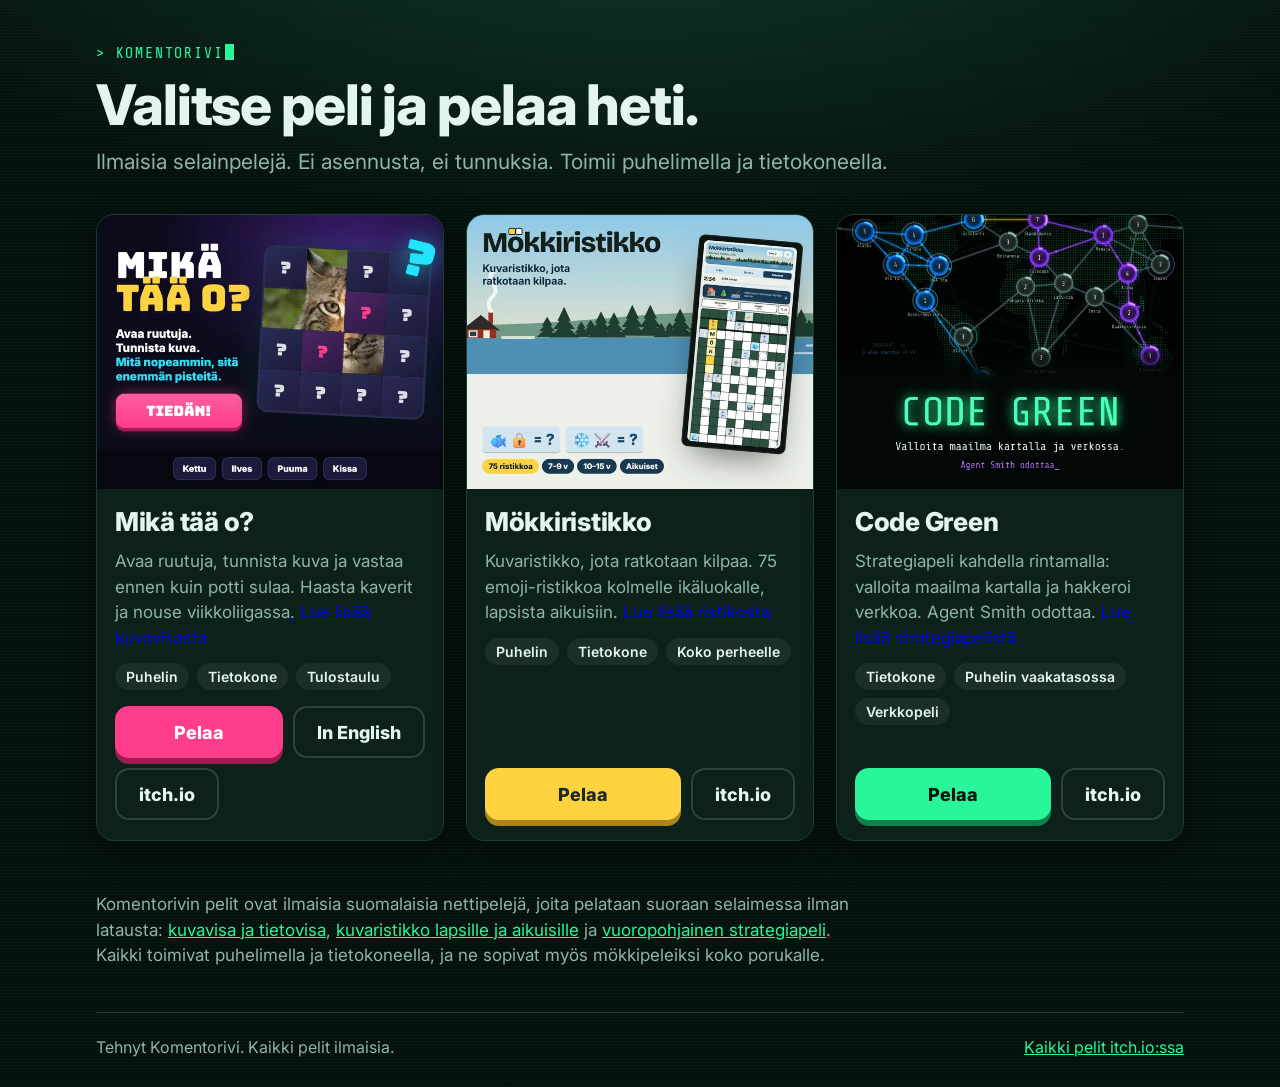
<file: index.html>
<!doctype html>
<html lang="fi">
<head>
<meta charset="utf-8">
<meta name="viewport" content="width=device-width, initial-scale=1, viewport-fit=cover">
<title>Ilmaiset selainpelit puhelimelle ja tietokoneelle – Komentorivi</title>
<meta name="description" content="Komentorivin ilmaiset suomalaiset selainpelit: Mikä tää o? -kuvanarvaus, Mökkiristikko-kuvaristikko ja Code Green -strategiapeli. Ei asennusta, pelaa heti puhelimella tai tietokoneella.">
<link rel="canonical" href="https://komentorivi.github.io/">
<meta name="theme-color" content="#04110c">
<meta property="og:type" content="website">
<meta property="og:locale" content="fi_FI">
<meta property="og:site_name" content="Komentorivi">
<meta property="og:title" content="Komentorivi – ilmaiset selainpelit">
<meta property="og:description" content="Ilmaisia selainpelejä. Valitse peli ja pelaa heti, puhelimella tai tietokoneella.">
<meta property="og:image" content="https://komentorivi.github.io/kuvat/jakokuva.jpg">
<meta property="og:image:width" content="1200">
<meta property="og:image:height" content="630">
<meta property="og:url" content="https://komentorivi.github.io/">
<script type="application/ld+json">
{"@context":"https://schema.org","@type":"ItemList","name":"Komentorivin selainpelit","itemListElement":[
{"@type":"ListItem","position":1,"item":{"@type":"VideoGame","name":"Mikä tää o?","url":"https://komentorivi.github.io/tietovisa/","description":"Kuvanarvauspeli: avaa ruutuja ja tunnista kuva ennen kuin potti sulaa.","genre":"Tietovisa","inLanguage":["fi","en"],"gamePlatform":["Selain","Puhelin","Tietokone"],"isAccessibleForFree":true,"author":{"@type":"Person","name":"Komentorivi"}}},
{"@type":"ListItem","position":2,"item":{"@type":"VideoGame","name":"Mökkiristikko","url":"https://komentorivi.github.io/ristikko/","description":"Emoji-kuvaristikko, jota ratkotaan kilpaa. 75 ristikkoa kolmelle ikäluokalle.","genre":"Ristikko","inLanguage":"fi","gamePlatform":["Selain","Puhelin","Tietokone"],"isAccessibleForFree":true,"author":{"@type":"Person","name":"Komentorivi"}}},
{"@type":"ListItem","position":3,"item":{"@type":"VideoGame","name":"Code Green","url":"https://komentorivi.github.io/strategiapeli/","description":"Strategiapeli kahdella rintamalla: valloita maailma kartalla ja hakkeroi verkkoa.","genre":"Strategia","gamePlatform":["Selain","Tietokone","Puhelin"],"isAccessibleForFree":true,"author":{"@type":"Person","name":"Komentorivi"}}}
]}
</script>
<meta name="twitter:card" content="summary_large_image">
<link rel="icon" href="kuvat/ikoni.svg" type="image/svg+xml">
<link rel="preconnect" href="https://fonts.googleapis.com">
<link rel="preconnect" href="https://fonts.gstatic.com" crossorigin>
<link rel="stylesheet" href="https://fonts.googleapis.com/css2?family=Share+Tech+Mono&family=Inter:wght@400;600;800&display=swap">
<style>
:root{
  --bg:#04110c; --bg2:#081a13; --card:#0b211a; --edge:#16402f;
  --text:#e3f5ec; --dim:#8fb5a4; --phos:#29f59a;
  --mono:"Share Tech Mono",ui-monospace,Consolas,monospace;
  --body:Inter,system-ui,-apple-system,"Segoe UI",sans-serif;
}
*{box-sizing:border-box}
html{-webkit-text-size-adjust:100%}
body{
  margin:0; background:var(--bg); color:var(--text); font:400 18px/1.5 var(--body);
  background-image:
    radial-gradient(1200px 500px at 50% -120px, #0f3a2a 0%, transparent 70%),
    repeating-linear-gradient(0deg, rgba(255,255,255,.018) 0 1px, transparent 1px 3px);
  min-height:100vh;
}
.wrap{max-width:1120px; margin:0 auto; padding:0 16px}
header{padding:44px 0 26px}
.brand{font:400 15px var(--mono); color:var(--phos); letter-spacing:.12em; text-transform:uppercase; margin:0 0 14px}
.brand .cur{display:inline-block; width:.6em; height:1.05em; background:var(--phos); vertical-align:-.15em; margin-left:2px; animation:blink 1.1s steps(1) infinite}
@keyframes blink{50%{opacity:0}}
h1{font:800 clamp(34px,7vw,56px)/1.05 var(--body); margin:0 0 12px; letter-spacing:-.02em; text-wrap:balance}
.lead{font-size:clamp(18px,2.6vw,21px); color:var(--dim); margin:0; max-width:38em}
.games{display:grid; gap:22px; grid-template-columns:1fr; padding:10px 0 30px}
@media (min-width:720px){ .games{grid-template-columns:repeat(2,1fr)} }
@media (min-width:1060px){ .games{grid-template-columns:repeat(3,1fr)} }
.game{
  background:var(--card); border:1px solid var(--edge); border-radius:18px; overflow:hidden;
  display:flex; flex-direction:column; box-shadow:0 10px 30px #00000055;
  transition:transform .15s ease, border-color .15s ease;
}
.game:hover{transform:translateY(-3px); border-color:var(--accent)}
.shot{display:block; aspect-ratio:630/500; background:#000; position:relative}
.shot img{width:100%; height:100%; object-fit:cover; display:block}
.body{padding:18px 18px 20px; display:flex; flex-direction:column; gap:12px; flex:1}
.game h2{font:800 26px/1.15 var(--body); margin:0; letter-spacing:-.01em}
.game h2 a{color:inherit; text-decoration:none}
.game h2 a:hover{text-decoration:underline; text-decoration-color:var(--accent)}
.seo{color:var(--dim); font-size:17px; max-width:46em; padding:4px 0 26px}
.seo a{color:var(--phos)}
.game p{margin:0; color:var(--dim); font-size:17px}
.tags{display:flex; flex-wrap:wrap; gap:8px; margin:0; padding:0; list-style:none}
.tags li{font:600 14px var(--body); padding:5px 11px; border-radius:999px; background:#ffffff10; color:var(--text)}
.tags li.soon{background:transparent; border:1px dashed var(--edge); color:var(--dim)}
.btns{display:flex; flex-wrap:wrap; gap:10px; margin-top:auto; padding-top:4px}
.btn{
  display:inline-flex; align-items:center; justify-content:center; gap:8px;
  min-height:52px; padding:0 22px; border-radius:14px; text-decoration:none;
  font:800 18px var(--body); flex:1 1 auto;
}
.btn.play{background:var(--accent); color:var(--accent-ink); box-shadow:0 6px 0 var(--accent-low)}
.btn.play:active{transform:translateY(3px); box-shadow:0 3px 0 var(--accent-low)}
.btn.alt{background:transparent; color:var(--text); border:2px solid #ffffff26; flex:0 1 auto}
.btn.alt:hover{border-color:var(--accent)}
.btn:focus-visible{outline:3px solid var(--text); outline-offset:3px}
.cg{--accent:#29f59a; --accent-ink:#03140d; --accent-low:#11804f}
.mt{--accent:#ff3d8b; --accent-ink:#fff; --accent-low:#9c1d52}
.mr{--accent:#ffd23f; --accent-ink:#1d2a22; --accent-low:#a8861c}
footer{border-top:1px solid var(--edge); padding:22px 0 calc(28px + env(safe-area-inset-bottom)); color:var(--dim); font-size:16px}
footer a{color:var(--phos)}
footer .row{display:flex; flex-wrap:wrap; gap:8px 22px; justify-content:space-between}
@media (prefers-reduced-motion:reduce){ .brand .cur{animation:none} .game{transition:none} }
</style>
</head>
<body>
<div class="wrap">
  <header>
    <p class="brand">&gt; komentorivi<span class="cur" aria-hidden="true"></span></p>
    <h1>Valitse peli ja pelaa heti.</h1>
    <p class="lead">Ilmaisia selainpelejä. Ei asennusta, ei tunnuksia. Toimii puhelimella ja tietokoneella.</p>
  </header>

  <main class="games">
    <article class="game mt">
      <a class="shot" href="https://komentorivi.github.io/mika-taa-o-peli/" aria-label="Pelaa Mikä tää o?">
        <img src="kuvat/mika-taa-o.webp" alt="Mikä tää o? -pelin kansikuva: ilveksen kuva paljastuu ruutu kerrallaan" width="630" height="500" loading="lazy">
      </a>
      <div class="body">
        <h2><a href="tietovisa/">Mikä tää o?</a></h2>
        <p>Avaa ruutuja, tunnista kuva ja vastaa ennen kuin potti sulaa. Haasta kaverit ja nouse viikkoliigassa. <a href="tietovisa/">Lue lisää kuvavisasta</a></p>
        <ul class="tags"><li>Puhelin</li><li>Tietokone</li><li>Tulostaulu</li></ul>
        <div class="btns">
          <a class="btn play" href="https://komentorivi.github.io/mika-taa-o-peli/">Pelaa</a>
          <a class="btn alt" href="https://komentorivi.github.io/mika-taa-o-peli/en/" lang="en">In English</a>
          <a class="btn alt" href="https://komentorivi.itch.io/whatisthis">itch.io</a>
        </div>
      </div>
    </article>

    <article class="game mr">
      <a class="shot" href="https://komentorivi.github.io/mokkiristikko/" aria-label="Pelaa Mökkiristikko">
        <img src="kuvat/mokkiristikko.webp" alt="Mökkiristikko-pelin kansikuva: mökki järven rannalla ja kuvaristikko puhelimessa" width="630" height="500" loading="lazy">
      </a>
      <div class="body">
        <h2><a href="ristikko/">Mökkiristikko</a></h2>
        <p>Kuvaristikko, jota ratkotaan kilpaa. 75 emoji-ristikkoa kolmelle ikäluokalle, lapsista aikuisiin. <a href="ristikko/">Lue lisää ristikosta</a></p>
        <ul class="tags"><li>Puhelin</li><li>Tietokone</li><li>Koko perheelle</li></ul>
        <div class="btns">
          <a class="btn play" href="https://komentorivi.github.io/mokkiristikko/">Pelaa</a>
          <a class="btn alt" href="https://komentorivi.itch.io/mokkiristikko">itch.io</a>
        </div>
      </div>
    </article>

    <article class="game cg">
      <a class="shot" href="https://komentorivi.github.io/code-green/" aria-label="Pelaa Code Green">
        <img src="kuvat/code-green.webp" alt="Code Green -pelin kansikuva: maailmankartta ja verkkosolmut neonvihreällä" width="630" height="500" loading="lazy">
      </a>
      <div class="body">
        <h2><a href="strategiapeli/">Code Green</a></h2>
        <p>Strategiapeli kahdella rintamalla: valloita maailma kartalla ja hakkeroi verkkoa. Agent Smith odottaa. <a href="strategiapeli/">Lue lisää strategiapelistä</a></p>
        <ul class="tags"><li>Tietokone</li><li>Puhelin vaakatasossa</li><li>Verkkopeli</li></ul>
        <div class="btns">
          <a class="btn play" href="https://komentorivi.github.io/code-green/">Pelaa</a>
          <a class="btn alt" href="https://komentorivi.itch.io/code-green">itch.io</a>
        </div>
      </div>
    </article>
  </main>

  <p class="seo">Komentorivin pelit ovat ilmaisia suomalaisia nettipelejä, joita pelataan suoraan selaimessa ilman latausta: <a href="tietovisa/">kuvavisa ja tietovisa</a>, <a href="ristikko/">kuvaristikko lapsille ja aikuisille</a> ja <a href="strategiapeli/">vuoropohjainen strategiapeli</a>. Kaikki toimivat puhelimella ja tietokoneella, ja ne sopivat myös mökkipeleiksi koko porukalle.</p>

  <footer>
    <div class="row">
      <span>Tehnyt Komentorivi. Kaikki pelit ilmaisia.</span>
      <a href="https://komentorivi.itch.io/">Kaikki pelit itch.io:ssa</a>
    </div>
  </footer>
</div>
<script data-goatcounter="https://komentorivi.goatcounter.com/count" async src="https://gc.zgo.at/count.v4.js" crossorigin="anonymous" integrity="sha384-nRw6qfbWyJha9LhsOtSb2YJDyZdKvvCFh0fJYlkquSFjUxp9FVNugbfy8q1jdxI+"></script>
</body>
</html>
</file>
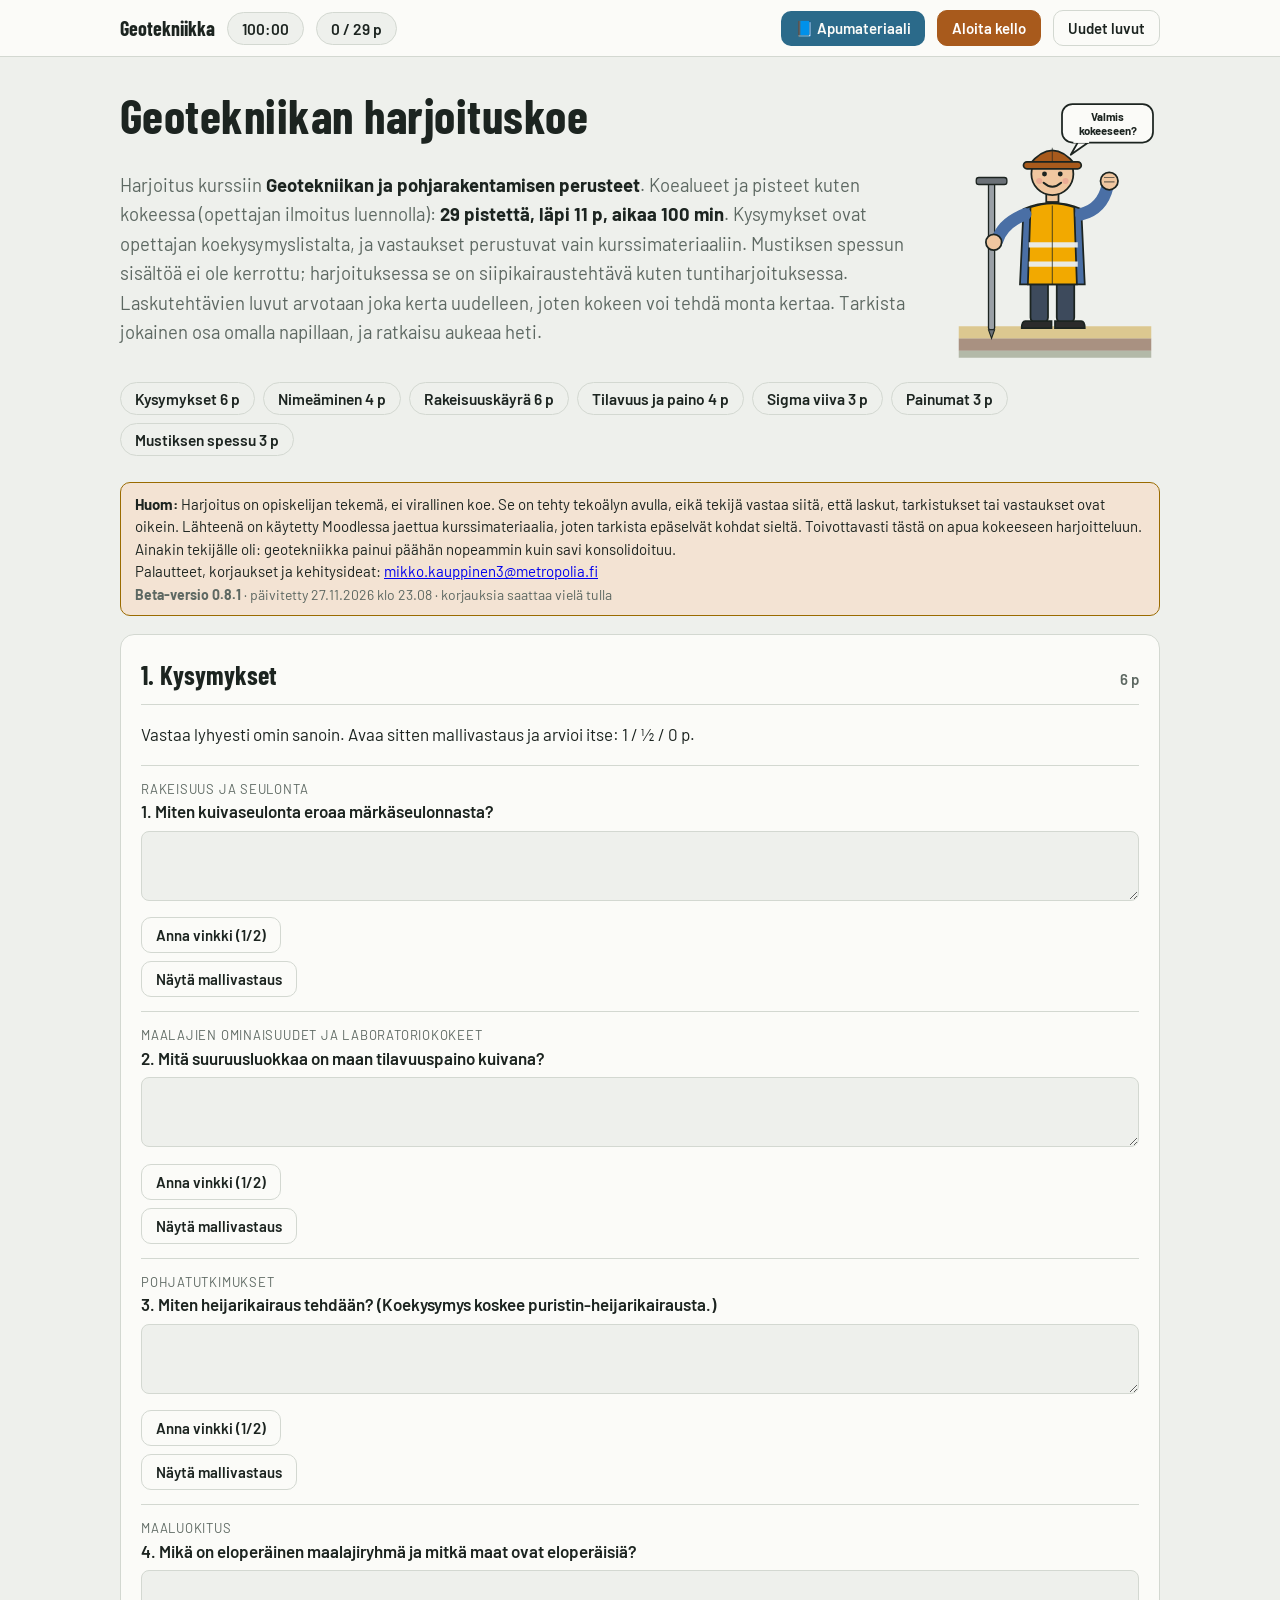
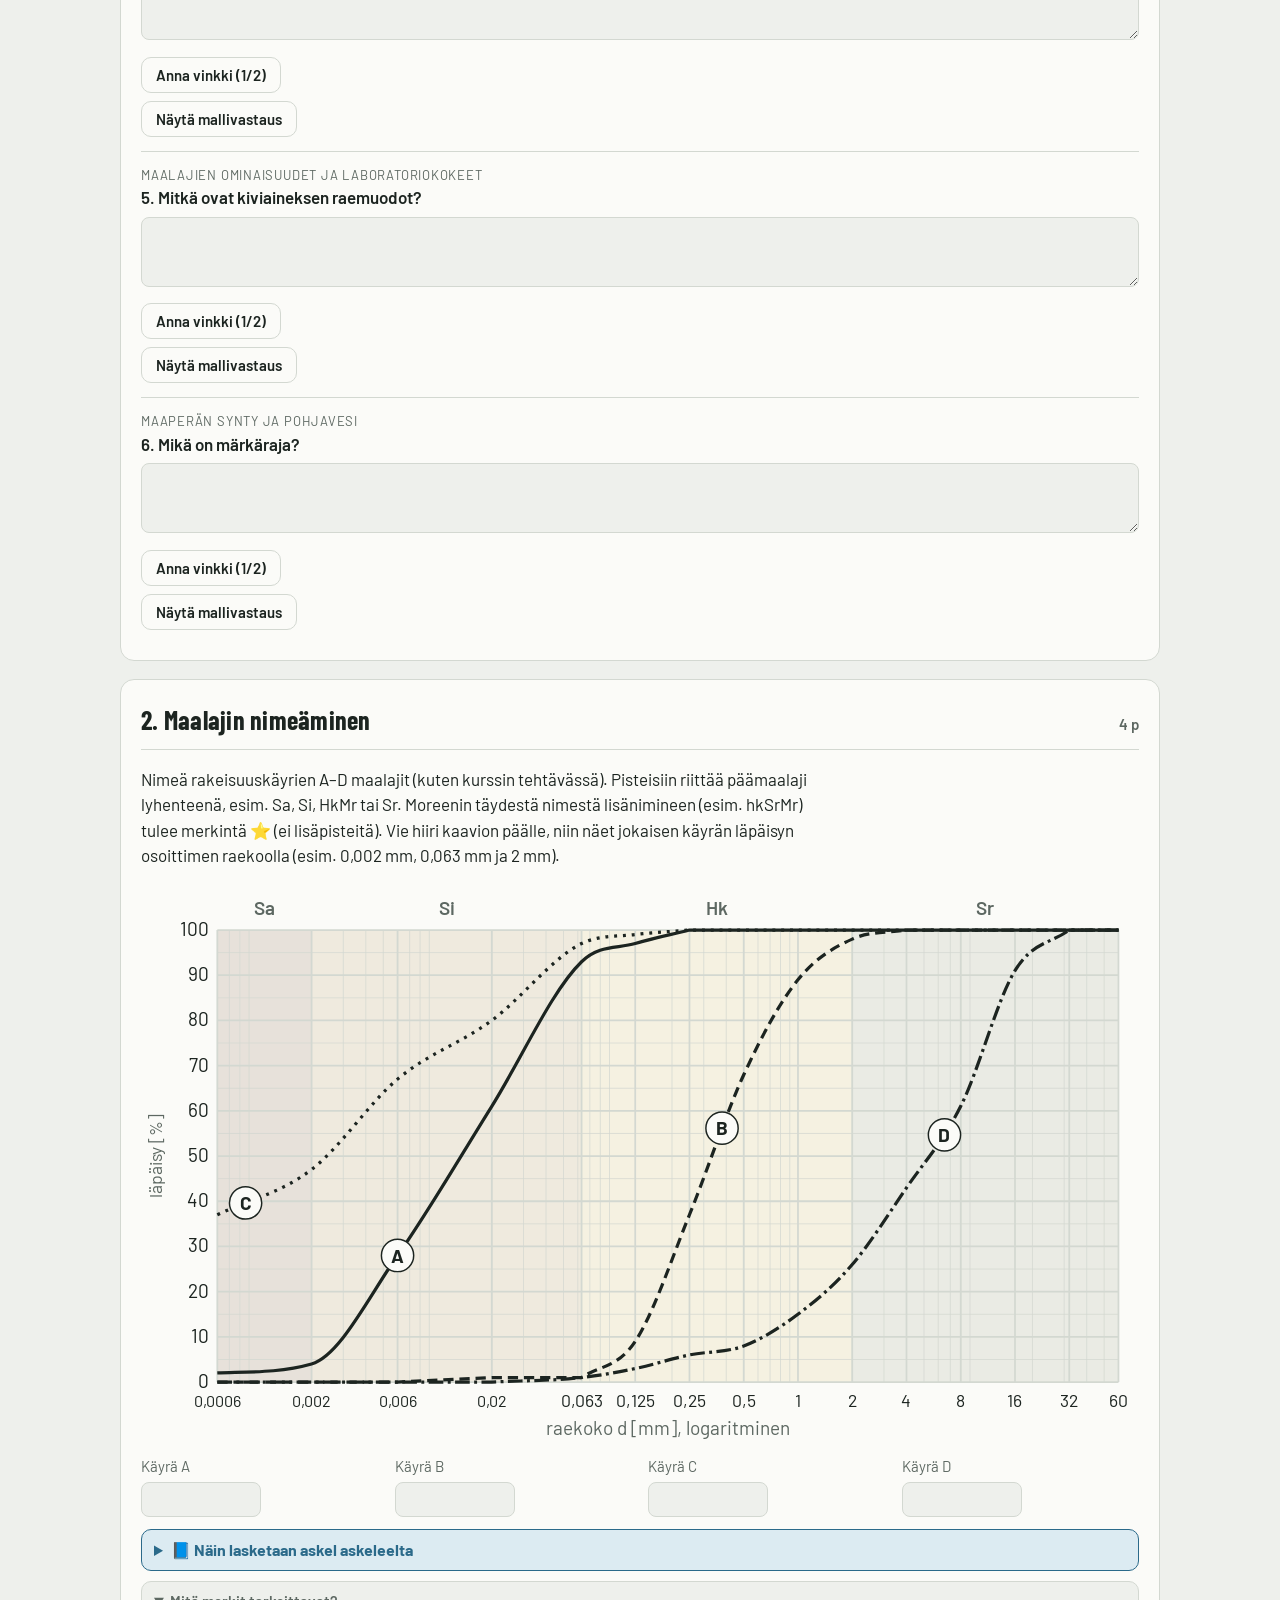
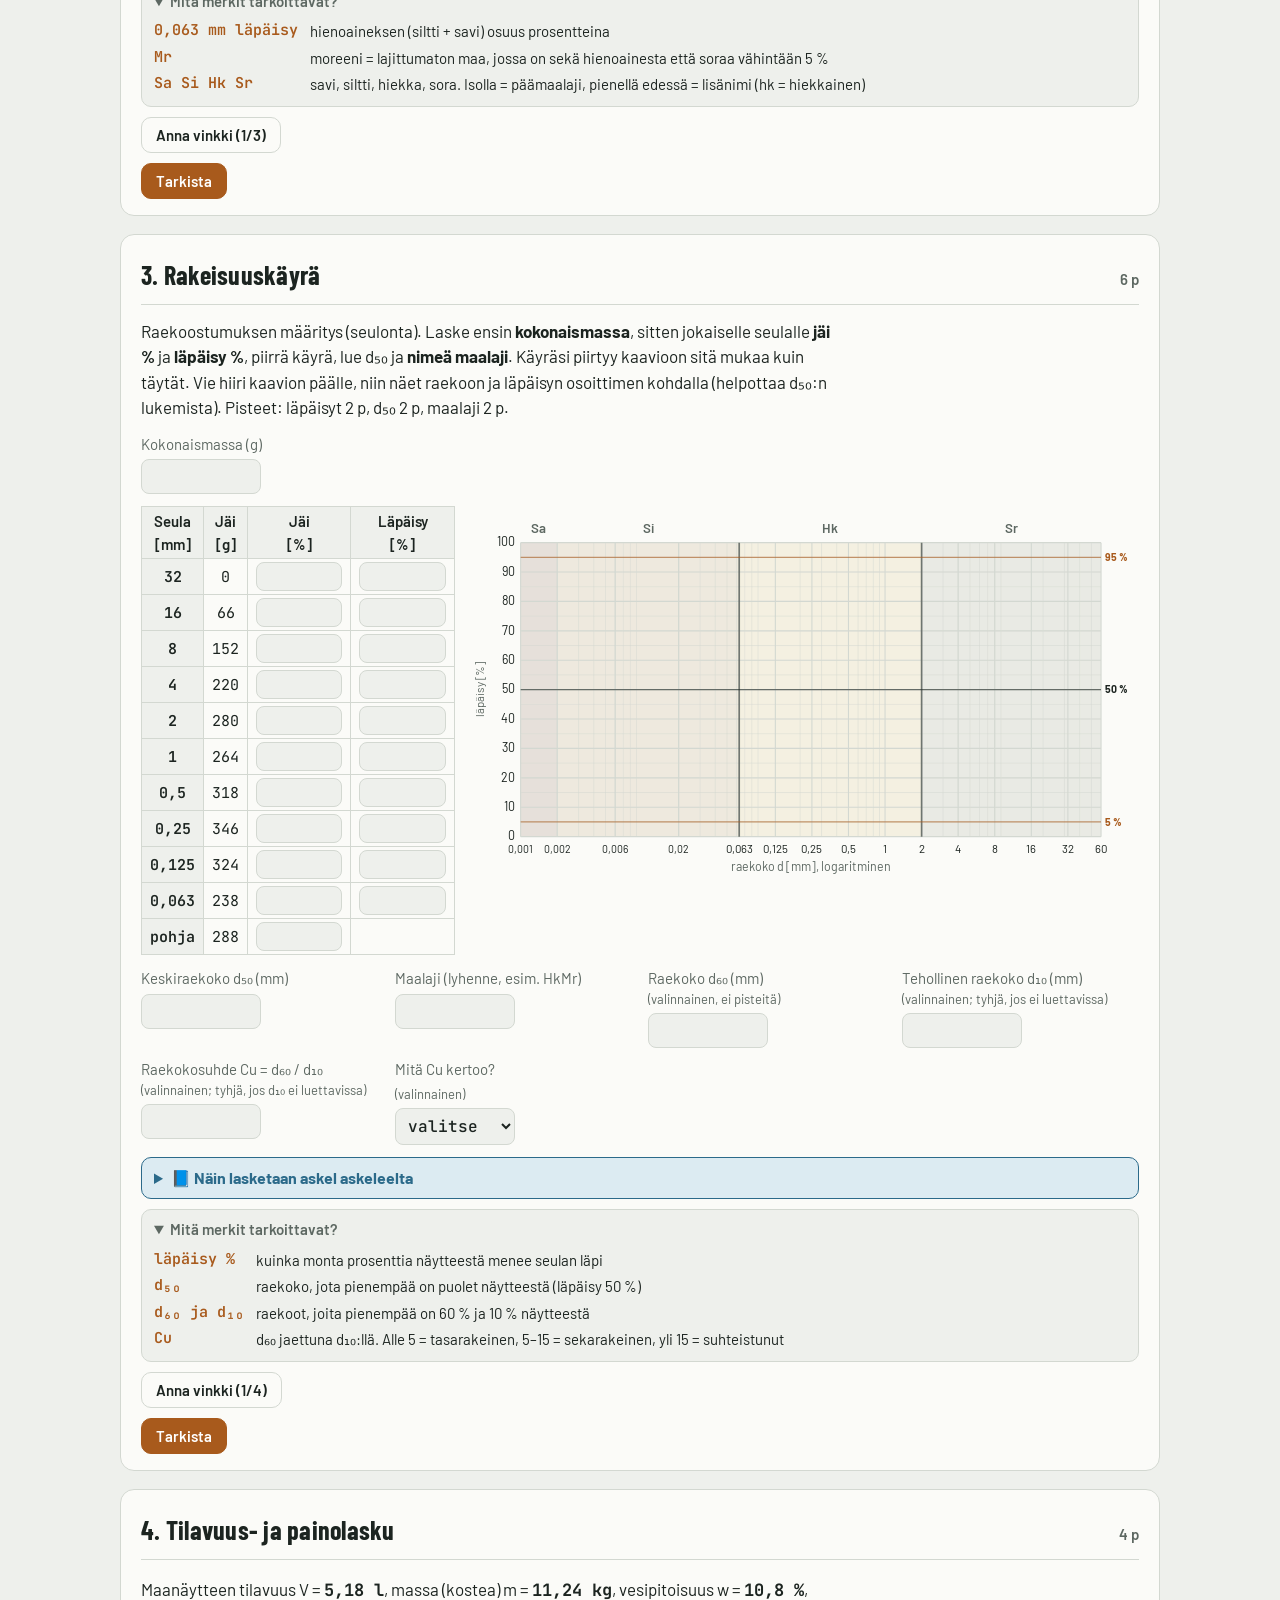
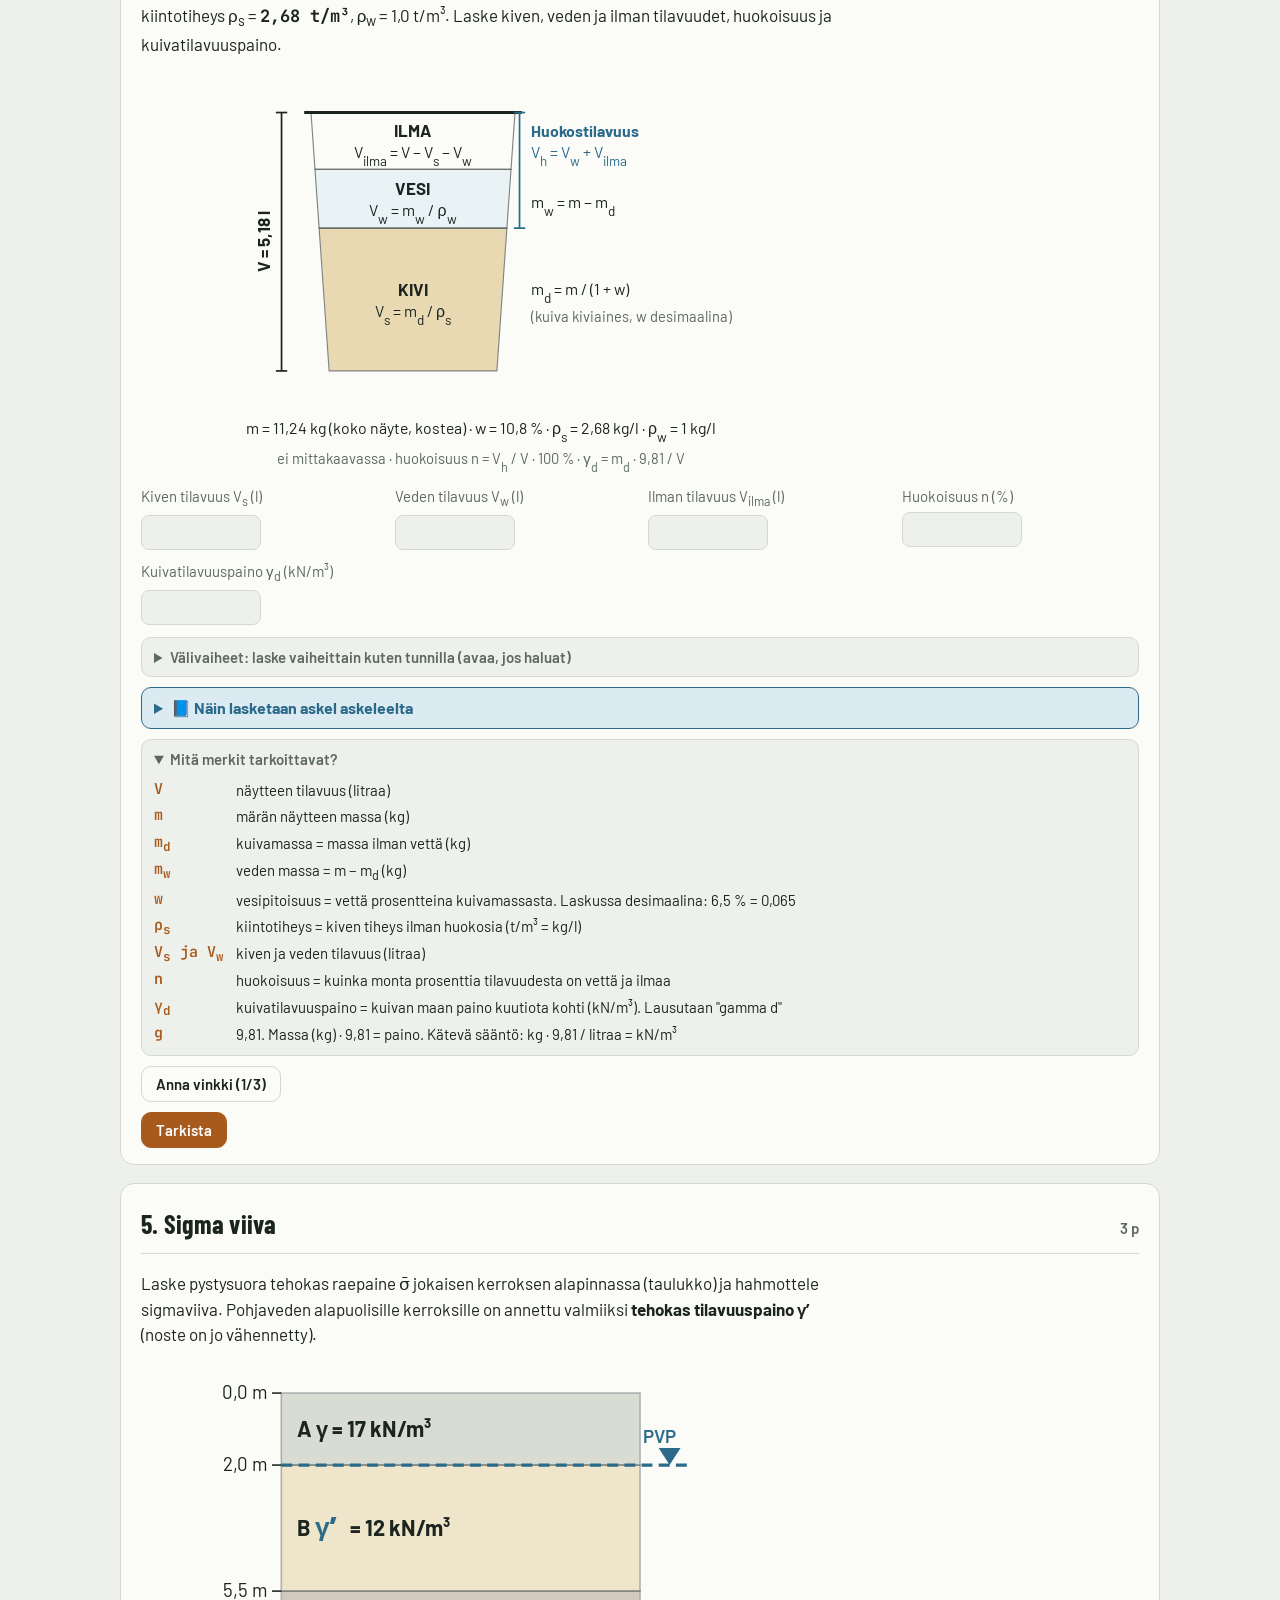
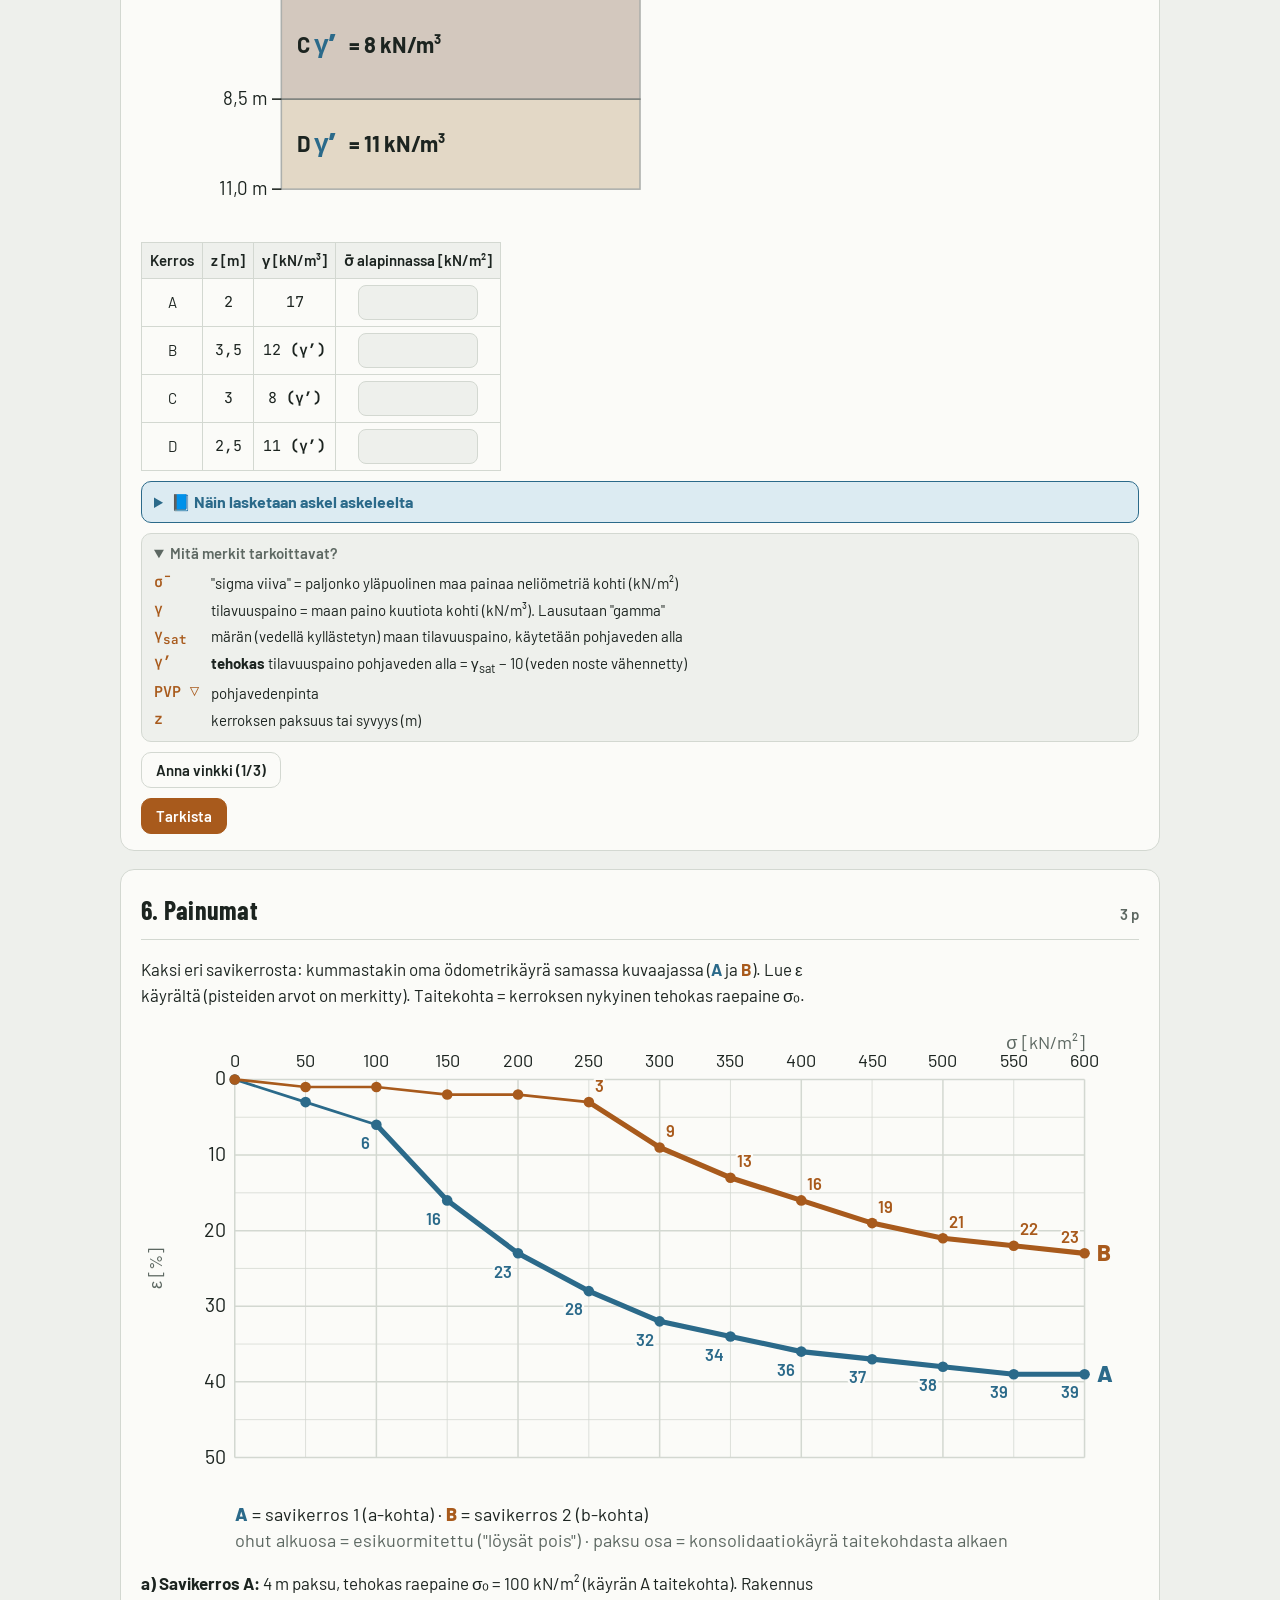
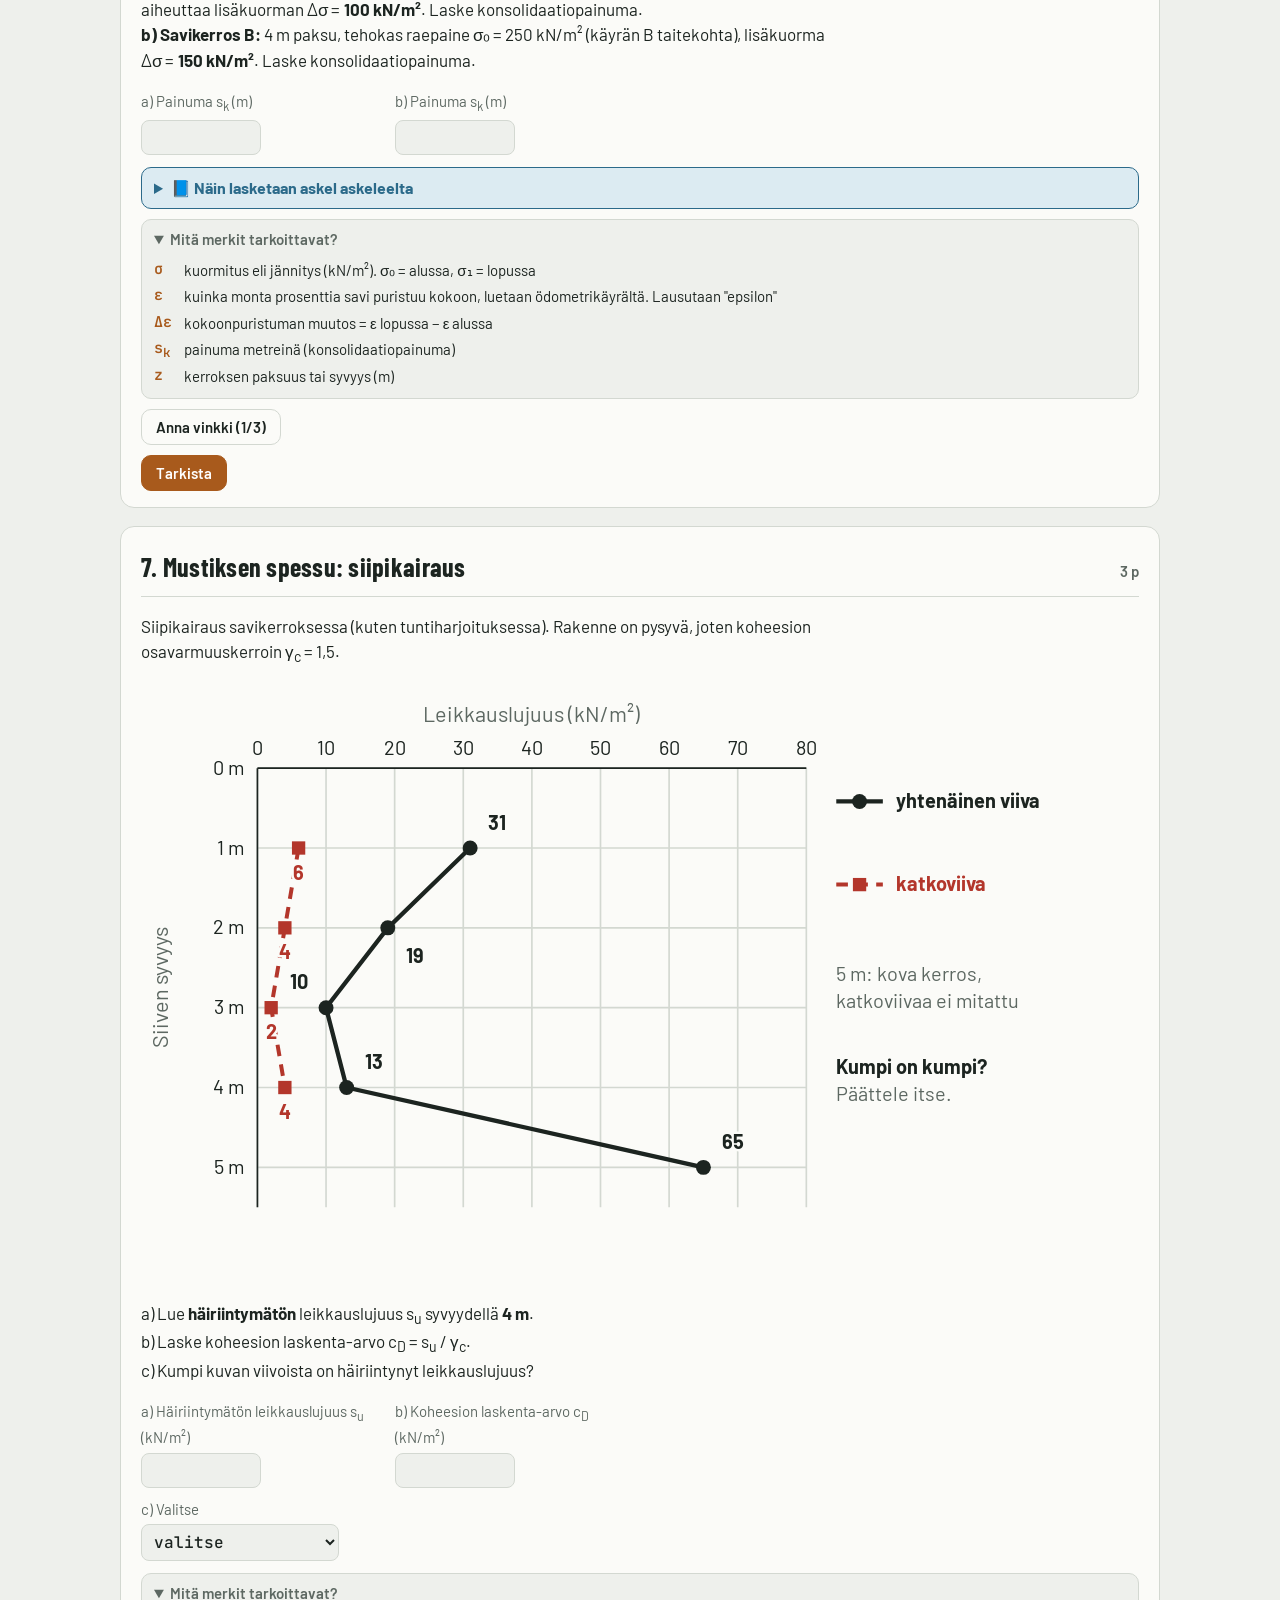
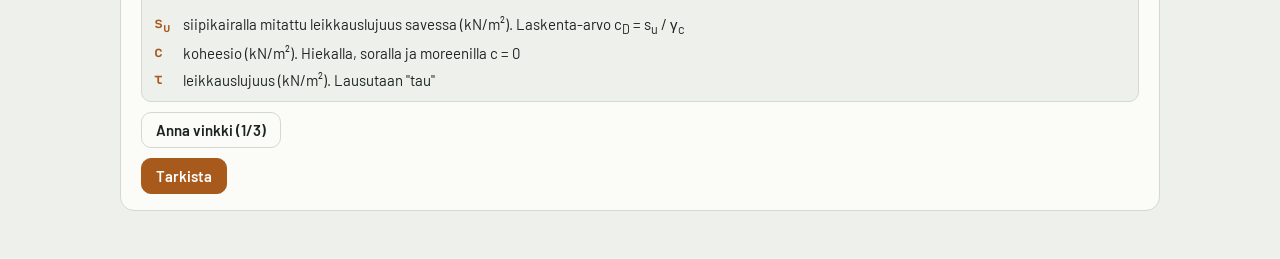
<file: geotekniikka/index.html>
<!doctype html>
<html lang="fi">
<head>
<meta charset="utf-8">
<meta name="viewport" content="width=device-width, initial-scale=1, viewport-fit=cover">
<meta name="robots" content="noindex, nofollow">
<style>:root{color-scheme:light;padding:env(safe-area-inset-top,0px) 0 env(safe-area-inset-bottom,0px)}body{margin:0;font:14px system-ui,sans-serif}img{max-width:100%}[hidden]{display:none!important}</style>
<title>Geotekniikan harjoituskoe</title>
<link rel="preconnect" href="https://fonts.googleapis.com">
<link rel="stylesheet" href="https://fonts.googleapis.com/css2?family=Barlow:wght@400;500;600;700&family=Barlow+Condensed:wght@600;700&family=JetBrains+Mono:wght@500&display=swap">
<style>
/* Layout: yksi palsta kuin koepaperi; osat kortteina, ylhäällä tarttuva pistepalkki ja kello. */
:root{
  --bg:#eef0ec; --paper:#fbfbf8; --ink:#1c2420; --muted:#5d6862; --line:#d3d8d1;
  --soil:#a85a1c; --soil-weak:#f3e3d3; --water:#2b6a8a; --water-weak:#dcebf2;
  --ok:#2f7d4a; --ok-weak:#dcefe2; --bad:#b3362b; --bad-weak:#f6dfdc; --warn:#9a6b00;
  --sa:#8c6a54; --si:#b89a6a; --hk:#d9bf7a; --sr:#9aa38c;
  --f-disp:"Barlow Condensed","Arial Narrow",Arial,sans-serif;
  --f-body:"Barlow","Segoe UI",Roboto,Arial,sans-serif;
  --f-num:"JetBrains Mono",ui-monospace,Consolas,monospace;
}
@media (prefers-color-scheme: dark){:root:not([data-theme="light"]){
  --bg:#141917; --paper:#1c2320; --ink:#e7ece8; --muted:#9aa6a0; --line:#323c37;
  --soil:#e0904d; --soil-weak:#3a2a1c; --water:#6fb3d6; --water-weak:#1c3340;
  --ok:#5fc283; --ok-weak:#1c3526; --bad:#ef7a6e; --bad-weak:#3d2220; --warn:#e3b54a;
  --sa:#a88a72; --si:#c9ad7e; --hk:#c7ad68; --sr:#8f9a80; color-scheme:dark}}
:root[data-theme="dark"]{
  --bg:#141917; --paper:#1c2320; --ink:#e7ece8; --muted:#9aa6a0; --line:#323c37;
  --soil:#e0904d; --soil-weak:#3a2a1c; --water:#6fb3d6; --water-weak:#1c3340;
  --ok:#5fc283; --ok-weak:#1c3526; --bad:#ef7a6e; --bad-weak:#3d2220; --warn:#e3b54a;
  --sa:#a88a72; --si:#c9ad7e; --hk:#c7ad68; --sr:#8f9a80; color-scheme:dark}
*{box-sizing:border-box}
[hidden]{display:none!important}
.versio{font-size:14px;color:var(--muted)} .vastuu{border:1px solid var(--warn);background:var(--soil-weak);border-radius:10px;padding:10px 14px;font-size:15px;margin:8px 0 0}
body{background:var(--bg);color:var(--ink);font:400 17px/1.5 var(--f-body);padding-left:max(16px,env(safe-area-inset-left,0px));padding-right:max(16px,env(safe-area-inset-right,0px));padding-block:0 48px}
body::before{content:"";position:fixed;inset:0 0 auto;height:env(safe-area-inset-top,0px);z-index:10;background:var(--paper)}
.wrap{max-width:1040px;margin:0 auto}
h1,h2,h3{font-family:var(--f-disp);letter-spacing:.01em;text-wrap:balance;margin:0}
h1{font-size:clamp(34px,6vw,48px);line-height:1}
h2{font-size:26px}
.num{font-family:var(--f-num);font-variant-numeric:tabular-nums}
.top{position:sticky;top:env(safe-area-inset-top,0px);z-index:5;background:var(--paper);border-bottom:1px solid var(--line);margin:0 calc(-1*max(16px,env(safe-area-inset-left,0px)));padding:10px max(16px,env(safe-area-inset-left,0px))}
.top .in{max-width:1040px;margin:0 auto;display:flex;gap:12px;align-items:center;flex-wrap:wrap}
.pill{font:600 15.5px var(--f-body);padding:6px 14px;border-radius:999px;background:var(--bg);border:1px solid var(--line)}
.pill.ok{background:var(--ok-weak);color:var(--ok);border-color:transparent}
.pill.bad{background:var(--bad-weak);color:var(--bad);border-color:transparent}
.sp{flex:1}
button{font:600 15px var(--f-body);color:var(--ink);background:var(--paper);border:1px solid var(--line);border-radius:10px;padding:8px 14px;cursor:pointer}
button.main{background:var(--soil);border-color:var(--soil);color:#fff}
button:focus-visible,input:focus-visible,select:focus-visible{outline:3px solid var(--water);outline-offset:2px}
header.hero{padding:34px 0 18px;display:grid;gap:10px}
header.hero{position:relative}
header.hero .pieni{font-size:15.5px}
.hero-yla{display:grid;grid-template-columns:minmax(0,1fr) 210px;gap:24px 40px;align-items:center}
.hero-teksti{display:grid;gap:12px;min-width:0}
.hero-teksti .meta{max-width:none}
.nappi-linkki{display:inline-flex;gap:8px;align-items:baseline;flex-wrap:wrap;font:600 17px var(--f-body);color:var(--paper);background:var(--water);border-radius:10px;padding:10px 18px;text-decoration:none}
.nappi-linkki .pieni{color:inherit;opacity:.85}
.nappi-linkki:hover{filter:brightness(1.1)}
.nappi-linkki.pieni-nappi{font-size:15px;padding:8px 14px}
.maskotti{width:100%;height:auto;display:block}
@media (max-width:720px){.hero-yla{grid-template-columns:1fr}.maskotti{width:150px;margin:0 auto;order:-1}}
.meta{color:var(--muted);font-size:18.5px;line-height:1.6;max-width:62ch}
.meta b{color:var(--ink)}
.rakenne{display:flex;flex-wrap:wrap;gap:8px;margin-top:6px}
.osa{background:var(--paper);border:1px solid var(--line);border-radius:14px;padding:20px 20px 16px;margin-top:18px}
.osa-h{display:flex;align-items:baseline;gap:12px;flex-wrap:wrap;border-bottom:1px solid var(--line);padding-bottom:10px;margin-bottom:14px}
.osa-h .p{margin-left:auto;font:600 15px var(--f-body);color:var(--muted)}
.tehtava{color:var(--ink);max-width:70ch}
.tehtava p{margin:.4em 0}
table{border-collapse:collapse;font-size:15px}
.tw{overflow-x:auto;margin:10px 0}
th,td{border:1px solid var(--line);padding:6px 8px;text-align:center;white-space:nowrap}
th{background:var(--bg);font-weight:600}
input[type=text],input[type=number],select{font:500 16px var(--f-num);color:var(--ink);background:var(--bg);border:1px solid var(--line);border-radius:8px;padding:6px 8px;width:7.5em}
.vast label.valinta{grid-column:1/-1}
.vast label.valinta select{width:auto;max-width:100%;align-self:flex-start}
input.leveä{width:16em;font-family:var(--f-body)}
td input{width:5.2em;padding:4px 6px}
.vast{display:grid;grid-template-columns:repeat(auto-fill,minmax(210px,1fr));gap:10px 16px;margin:12px 0}
.vast label{display:flex;flex-direction:column;gap:4px;font-size:15px;color:var(--muted)}
.vast label span.u{font-size:13px}
.ok-i{border-color:var(--ok)!important;background:var(--ok-weak)!important}
.syotevirhe{display:block;font:500 13px var(--f-body);color:var(--bad);margin-top:2px}
.vaara-i{border-color:var(--warn)!important}
.bad-i{border-color:var(--bad)!important;background:var(--bad-weak)!important}
.ratk{margin-top:12px;border-left:4px solid var(--water);background:var(--water-weak);border-radius:0 10px 10px 0;padding:10px 14px;font-size:16px}
.ratk[hidden]{display:none}
.kys{border-top:1px solid var(--line);padding:14px 0}
.kys:first-of-type{border-top:none}
.kys .q{font-weight:600}
.kys .aihe{font-size:13px;color:var(--muted);text-transform:uppercase;letter-spacing:.06em}
textarea{width:100%;min-height:70px;font:400 16px var(--f-body);color:var(--ink);background:var(--bg);border:1px solid var(--line);border-radius:8px;padding:8px;margin-top:6px}
.arvio{display:flex;gap:6px;flex-wrap:wrap;margin-top:8px;align-items:center}
.arvio button.on{background:var(--ink);color:var(--paper);border-color:var(--ink)}
.rivi{display:flex;gap:10px;flex-wrap:wrap;align-items:center;margin-top:10px}
.tila{font-weight:600;font-size:15px}
.tila.ok{color:var(--ok)} .tila.bad{color:var(--bad)}
svg text{font-family:var(--f-body)}
.kuva{width:100%;max-width:100%;height:auto;display:block;margin:8px 0}
.tulos{background:var(--paper);border:2px solid var(--line);border-radius:14px;padding:20px;margin-top:22px;display:grid;gap:8px}
.tulos.lapi{border-color:var(--ok)} .tulos.hyl{border-color:var(--bad)}
.arvosana{display:flex;gap:28px;align-items:flex-end;flex-wrap:wrap}
.as-luku{border-radius:14px;padding:6px 18px;background:var(--ok-weak);color:var(--ok);text-align:center}
.as-luku.as0{background:var(--bad-weak);color:var(--bad)}
.as-luku .pieni{color:inherit}
.as-kommentti{font-size:17px;max-width:70ch}
.iso{font:700 56px/1 var(--f-disp)}
.pieni{font-size:14px;color:var(--muted)}
.tabs{display:flex;gap:4px;background:var(--bg);border:1px solid var(--line);border-radius:999px;padding:3px}
.tabs a{font:600 15px var(--f-body);color:var(--muted);text-decoration:none;padding:5px 12px;border-radius:999px}
.tabs a.on{background:var(--ink);color:var(--paper)}
.av .vast label{color:var(--muted)}
/* koeavustajan wizard */
.teht-napit{display:grid;grid-template-columns:repeat(auto-fill,minmax(220px,1fr));gap:10px}
.teht-nappi{display:grid;gap:4px;text-align:left;padding:14px 16px;border-radius:12px;background:var(--bg);border:1.5px solid var(--line)}
.teht-nappi b{font:700 19px var(--f-disp)} .teht-nappi span{font-size:14px;color:var(--muted);font-weight:400}
.teht-nappi:hover{border-color:var(--water)}
.kysymys{margin:8px 0 14px} .k-otsikko{font-weight:600;margin-bottom:6px}
.k-napit{display:flex;flex-wrap:wrap;gap:8px} .k-nappi{position:relative}
.k-nappi input{position:absolute;opacity:0;width:1px;height:1px}
.k-nappi span{display:inline-block;padding:8px 14px;border:1.5px solid var(--line);border-radius:999px;background:var(--bg);cursor:pointer;font-size:15px}
.k-nappi input:checked+span{background:var(--water);border-color:var(--water);color:var(--paper);font-weight:600}
.k-nappi input:focus-visible+span{outline:3px solid var(--water);outline-offset:2px}
h3.vaihe{display:flex;align-items:center;gap:10px;font:700 20px var(--f-disp);margin:20px 0 8px}
h3.vaihe span{display:inline-grid;place-items:center;width:28px;height:28px;border-radius:50%;background:var(--soil);color:var(--paper);font-size:15px;flex:none}
button.takaisin{margin:2px 0 4px}
button.bad{background:var(--bad-weak);border-color:var(--bad);color:var(--bad)}
table.opas th,table.opas td{white-space:normal;text-align:left} table.opas a{font-weight:700;color:var(--water)}
.tulosrivi{display:grid;grid-template-columns:repeat(auto-fill,minmax(170px,1fr));gap:8px;margin:12px 0}
.tulosrivi div{background:var(--bg);border:1px solid var(--line);border-radius:10px;padding:8px 10px}
.tulosrivi b{display:block;font:500 20px var(--f-num)}
.tulosrivi span{font-size:13px;color:var(--muted)}
.kerros td input{width:4.6em}
.vaiheet{font-size:15px;line-height:1.6}
.merkit{margin:10px 0;background:var(--bg);border:1px solid var(--line);border-radius:10px;padding:8px 12px;font-size:15px}
.merkit summary{cursor:pointer;font-weight:600;color:var(--muted)}
.merkit dl{display:grid;grid-template-columns:max-content 1fr;gap:4px 12px;margin:8px 0 2px}
.merkit dt{font:600 15px var(--f-num);color:var(--soil)}
.merkit dd{margin:0}
.vinkit{margin-top:10px}
.nain{margin:10px 0;border:1px solid var(--water);border-radius:10px;padding:8px 12px;background:var(--water-weak);font-size:16px}
.nain summary{cursor:pointer;font-weight:700;color:var(--water)}
.nain ol{margin:8px 0;padding-left:22px;display:grid;gap:4px}
.nain p{margin:6px 0}
.ratk .nain{background:var(--paper)}
.vinkki{border-left:4px solid var(--warn);background:var(--soil-weak);border-radius:0 10px 10px 0;padding:8px 12px;margin-top:8px;font-size:15px}

/* Rakeisuus: seulat allekkain, käyrä vieressä läppärillä (Mikko 27.11.2026: ei sivuttaisvieritystä) */
.rak-grid{display:grid;gap:16px;align-items:start;margin:10px 0}
.rak-grid>*{min-width:0}
.rak-grid .tw{margin:0}
table.pysty td input{width:5.4em;padding:3px 6px}
table.pysty th,table.pysty td{padding:3px 8px}
table.pysty th:first-child{text-align:center}
@media (min-width:820px){.rak-grid{grid-template-columns:auto 1fr} #rkuva{position:sticky;top:calc(env(safe-area-inset-top,0px) + 64px)}}
@media (max-width:520px){ .osa{padding:16px 14px} h2{font-size:23px} }
.tkuva{max-width:680px}
.kaavapolku{margin:6px 0 4px;padding-left:4px;list-style:none;display:grid;gap:4px;font-size:15px;color:var(--ink)}
.vast label span.lab .u{display:block}
.lukuohje{margin:10px 0;border:1px solid var(--line);background:var(--bg);border-radius:10px;padding:8px 14px;font-size:15px}
.lukuohje ol{margin:6px 0;padding-left:22px;display:grid;gap:3px}
@media (max-width:520px){ .osa{padding:16px 10px} th{white-space:normal} th,td,table.pysty th,table.pysty td{padding:4px 4px} td input,table.pysty td input,.kerros td input{width:4.1em;padding:3px 4px;font-size:15px} table{font-size:14px} table.pysty td input{width:3.8em} }
@media (prefers-reduced-motion:reduce){*{transition:none!important}}
</style>
</head>
<body>

<div class="top"><div class="in">
  <strong style="font-family:var(--f-disp);font-size:20px">Geotekniikka</strong>
  <span class="pill num koe-vain" id="kello">100:00</span>
  <span class="pill num koe-vain" id="pisteet">0 / 29 p</span>
  <span class="sp"></span>
  <a class="nappi-linkki pieni-nappi koe-vain" href="https://komentorivi.github.io/geotekniikka/apumateriaali.html" target="_blank" rel="noopener" title="Apumateriaali aukeaa uuteen välilehteen">📘 Apumateriaali</a>
  <button id="aloita" class="main koe-vain">Aloita kello</button>
  <button id="uusi" class="koe-vain">Uudet luvut</button>
  <button id="debug" class="koe-vain" hidden title="Täyttää oikeat vastaukset ja tarkistaa kaikki osiot">Debug: oikeat vastaukset</button>
</div></div>

<div class="wrap">
<header class="hero koe-vain">
  <div class="hero-yla">
  <div class="hero-teksti">
  <h1>Geotekniikan harjoituskoe</h1>
  <p class="meta">Harjoitus kurssiin <b>Geotekniikan ja pohjarakentamisen perusteet</b>. Koealueet ja pisteet kuten kokeessa (opettajan ilmoitus luennolla): <b>29 pistettä, läpi 11 p, aikaa 100 min</b>. Kysymykset ovat opettajan koekysymyslistalta, ja vastaukset perustuvat vain kurssimateriaaliin. Mustiksen spessun sisältöä ei ole kerrottu; harjoituksessa se on siipikairaustehtävä kuten tuntiharjoituksessa. Laskutehtävien luvut arvotaan joka kerta uudelleen, joten kokeen voi tehdä monta kertaa. Tarkista jokainen osa omalla napillaan, ja ratkaisu aukeaa heti.</p>
  </div>
  <svg class="maskotti" viewBox="0 0 240 300" role="img" aria-label="Piirroshahmo: geoteknikko kypärässä ja huomioliivissä, kairatanko kädessä">
  <!-- maakerrokset jalkojen alla -->
  <rect x="10" y="262" width="220" height="14" fill="var(--hk)" opacity=".8"/>
  <rect x="10" y="276" width="220" height="14" fill="var(--sa)" opacity=".7"/>
  <rect x="10" y="290" width="220" height="8" fill="var(--sr)" opacity=".7"/>
  <!-- puhekupla -->
  <rect x="128" y="8" width="104" height="44" rx="12" fill="var(--paper)" stroke="var(--ink)" stroke-width="2"/>
  <path d="M146 52 l-8 14 l20 -14 z" fill="var(--paper)" stroke="var(--ink)" stroke-width="2" stroke-linejoin="round"/>
  <path d="M141 51 h18" stroke="var(--paper)" stroke-width="3"/>
  <text x="180" y="27" text-anchor="middle" font-size="13" font-weight="700" fill="var(--ink)">Valmis</text>
  <text x="180" y="43" text-anchor="middle" font-size="13" font-weight="700" fill="var(--ink)">kokeeseen?</text>
  <!-- kairatanko -->
  <rect x="44" y="96" width="7" height="170" rx="2" fill="#9aa0a6" stroke="var(--ink)" stroke-width="1.5"/>
  <rect x="30" y="92" width="35" height="8" rx="3" fill="#6b7177" stroke="var(--ink)" stroke-width="1.5"/>
  <path d="M44 266 l3.5 10 l3.5 -10 z" fill="#6b7177" stroke="var(--ink)" stroke-width="1.2"/>
  <!-- jalat ja saappaat -->
  <rect x="92" y="208" width="20" height="50" rx="6" fill="#3d4a5c" stroke="var(--ink)" stroke-width="2"/>
  <rect x="122" y="208" width="20" height="50" rx="6" fill="#3d4a5c" stroke="var(--ink)" stroke-width="2"/>
  <path d="M86 256 h30 v8 h-34 q0 -8 4 -8 z" fill="#2b2b2b" stroke="var(--ink)" stroke-width="2"/>
  <path d="M120 256 h30 q4 0 4 8 h-34 z" fill="#2b2b2b" stroke="var(--ink)" stroke-width="2"/>
  <!-- vartalo: sininen paita ja huomioliivi -->
  <path d="M84 128 q33 -14 66 0 l4 86 h-74 z" fill="#4a6fa5" stroke="var(--ink)" stroke-width="2"/>
  <path d="M92 126 q25 -9 50 0 l3 88 h-56 z" fill="#f2a900" stroke="var(--ink)" stroke-width="2"/>
  <rect x="90" y="166" width="56" height="6" fill="#e9eef2" opacity=".95"/>
  <rect x="90" y="188" width="56" height="6" fill="#e9eef2" opacity=".95"/>
  <path d="M117 124 v90" stroke="var(--ink)" stroke-width="1.5" opacity=".6"/>
  <!-- vasen käsi pitää kairatankoa -->
  <path d="M86 134 q-26 10 -32 30" fill="none" stroke="#4a6fa5" stroke-width="14" stroke-linecap="round"/>
  <path d="M86 134 q-26 10 -32 30" fill="none" stroke="var(--ink)" stroke-width="16" stroke-linecap="round" opacity="0"/>
  <circle cx="50" cy="166" r="9" fill="#f0c7a0" stroke="var(--ink)" stroke-width="2"/>
  <!-- oikea käsi nyrkki pystyssä -->
  <path d="M150 134 q24 -6 30 -32" fill="none" stroke="#4a6fa5" stroke-width="14" stroke-linecap="round"/>
  <circle cx="182" cy="96" r="10" fill="#f0c7a0" stroke="var(--ink)" stroke-width="2"/>
  <path d="M176 92 h12 M176 97 h12" stroke="var(--ink)" stroke-width="1.2" opacity=".6"/>
  <!-- pää: pyöreät kasvot, kypärä -->
  <rect x="110" y="106" width="14" height="14" fill="#f0c7a0" stroke="var(--ink)" stroke-width="2"/>
  <circle cx="117" cy="88" r="24" fill="#f0c7a0" stroke="var(--ink)" stroke-width="2"/>
  <circle cx="108" cy="88" r="2.8" fill="var(--ink)"/>
  <circle cx="126" cy="88" r="2.8" fill="var(--ink)"/>
  <path d="M107 98 q10 9 20 0" fill="none" stroke="var(--ink)" stroke-width="2.2" stroke-linecap="round"/>
  <circle cx="102" cy="96" r="3.5" fill="#e8998d" opacity=".6"/><circle cx="132" cy="96" r="3.5" fill="#e8998d" opacity=".6"/>
  <path d="M90 78 q27 -34 54 0 z" fill="var(--soil)" stroke="var(--ink)" stroke-width="2"/>
  <rect x="84" y="74" width="66" height="8" rx="4" fill="var(--soil)" stroke="var(--ink)" stroke-width="2"/>
  <path d="M117 58 v16" stroke="var(--ink)" stroke-width="1.5" opacity=".5"/>
</svg>
  </div>
  <div class="rakenne">
    <span class="pill">Kysymykset 6 p</span><span class="pill">Nimeäminen 4 p</span><span class="pill">Rakeisuuskäyrä 6 p</span><span class="pill">Tilavuus ja paino 4 p</span><span class="pill">Sigma viiva 3 p</span><span class="pill">Painumat 3 p</span><span class="pill">Mustiksen spessu 3 p</span>
  </div>
</header>
<p class="vastuu" role="note"><b>Huom:</b> Harjoitus on opiskelijan tekemä, ei virallinen koe. Se on tehty tekoälyn avulla, eikä tekijä vastaa siitä, että laskut, tarkistukset tai vastaukset ovat oikein. Lähteenä on käytetty Moodlessa jaettua kurssimateriaalia, joten tarkista epäselvät kohdat sieltä. Toivottavasti tästä on apua kokeeseen harjoitteluun. Ainakin tekijälle oli: geotekniikka painui päähän nopeammin kuin savi konsolidoituu.<br>Palautteet, korjaukset ja kehitysideat: <a href="mailto:mikko.kauppinen3@metropolia.fi">mikko.kauppinen3@metropolia.fi</a><br><span class="versio"><b>Beta-versio 0.8.1</b> · päivitetty 27.11.2026 klo 23.08 · korjauksia saattaa vielä tulla</span></p>
<main id="koe"></main>
<section class="tulos" id="tulos" hidden></section>

</div>

<script>
const KYS = [{"aihe": "Maaperän synty ja pohjavesi", "q": "Mikä on märkäraja?", "a": "Märkäraja on **kapillaarivyöhykkeen yläreuna**, eli raja, johon asti pohjavesi nousee maassa kapillaarisesti pohjavedenpinnan yläpuolelle.", "s": "Pohjavesi nousee maassa kapillaarisesti pohjavedenpinnan yläpuolelle. Tämän kapillaarivyöhykkeen yläreunaa kutsutaan märkärajaksi, ja vyöhykkeen paksuus on maalajin kapillaarinen nousukorkeus.", "v": ["Ajattele vesivyöhykkeitä ylhäältä alas.", "Se liittyy kapillaarivyöhykkeeseen."]}, {"aihe": "Maaperän synty ja pohjavesi", "q": "Miten pitkittäiset ja poikittaiset harjut eroavat toisistaan?", "a": "Ero on **suunta suhteessa jäätikköön**. **Pitkittäiset harjut** ovat jäätikön liikesuunnan mukaisia: ne kasautuivat jäätikköjoen suulle ja suvantoihin, kun virtaus hidastui. Ne ovat soraa ja hiekkaa, 5–20 m korkeita ja jopa satoja kilometrejä pitkiä selänteitä. **Poikittaiset muodostumat**, kuten Salpausselät, ovat jäätikön reunan suuntaisia **reunamoreeneja**: ne syntyivät, kun jäätikön reuna pysähtyi pitkäksi aikaa. Aallokko ja sulamisvedet huuhtoivat moreenin soraksi ja hiekaksi.", "s": "Harju muodostui jäätikköjoen suuosaan tai suvantokohtiin, kun virtausnopeus aleni ja karkearakeinen aines kasautui joen pohjaan. Harjut sijoittuvat usein jäätikköjoen kulkusuuntaa noudattaviksi harjuketjuiksi. Reunamoreenit ovat mannerjäätikön reunan eteen jään työntämiä moreenivalleja, jotka sijoittuvat poikittain jäätikön kulkusuuntaan nähden. Salpausselkä on syntytavaltaan reunamoreeni: se muodostui pitkäksi aikaa paikalleen pysähtyneelle jäätikön reunalle, ja aallokko ja sulamisvedet huuhtoivat sen moreeniaineksen suurelta osin soraksi ja hiekaksi.", "v": ["Mihin suuntaan jäätikkö liikkui ja mihin suuntaan jäätikköjoet virtasivat?", "Salpausselkä on esimerkki toisesta tyypistä."]}, {"aihe": "Maaluokitus", "q": "Mikä on eloperäinen maalajiryhmä ja mitkä maat ovat eloperäisiä?", "a": "Eloperäinen maalajiryhmä (E) tarkoittaa maita, joissa on **eloperäistä ainesta yli 20 paino-%**. Eloperäisiä maalajeja ovat **turve (Tv)** ja **lieju (Lj)**.", "s": "Eloperäisiin maalajeihin kuuluvat läheisesti myös muta ja humusmaa (ruokamulta), jossa on eloperäistä ainesta yli 20 %. Turve on muodostunut maatumisasteeltaan vaihtelevista kasvien jätteistä.", "v": ["Muistisäännön E–H–K–M ensimmäinen kirjain.", "Raja on 20 paino-% palavaa ainesta."]}, {"aihe": "Maaluokitus", "q": "Mitä tarkoittaa lyhenne hkSrMr? Miksi hk on kirjoitettu pienellä?", "a": "hkSrMr tarkoittaa **hiekkaista soramoreenia**. Isolla kirjoitettu SrMr on päämaalaji (soramoreeni). **hk on pienellä, koska se on lisänimi** (hiekkainen): moreenissa on hiekkaa yli 30 %.", "s": "Lisänimi hk annetaan soramoreenille, jonka hiekkapitoisuus on yli 30 %. Materiaalissa lisänimet merkitään pienillä kirjaimilla (esim. lj, sa, si, hk, sr) ja päämaalajit isolla alkukirjaimella (esim. Sa, Si, SrMr).", "v": ["Pilko osiin: hk + Sr + Mr.", "Isot kirjaimet = päänimi, pienet = -inen-sana."]}, {"aihe": "Maaluokitus", "q": "Mikä on raekokosuhde d60/d10 ja mitä sillä määritetään?", "a": "Raekokosuhde kertoo, **kuinka tasarakeinen maa on**: raekoko d₆₀ jaetaan raekoolla d₁₀ (raekoot, joita pienempää on 60 % ja 10 %). Sillä määritetään, onko maa **tasarakeinen, sekarakeinen vai suhteistunut**, ja arvioidaan maan tiivistettävyyttä.", "s": "Cu = d₆₀ / d₁₀: alle 5 tasarakeinen, 5–15 sekarakeinen, yli 15 suhteistunut. Sekarakeisessa maassa pienet rakeet täyttävät suurten väliset huokoset, joten se tiivistyy paremmin.", "v": ["Lue käyrältä raekoot läpäisyillä 60 % ja 10 %.", "Jaa isompi pienemmällä."]}, {"aihe": "Rakeisuus ja seulonta", "q": "Miten hydrometrikoe tehdään?", "a": "Hydrometrikokeella eli **areometrikokeella** määritetään **hienorakeisen maan rakeisuus**. Kuivaa maata (50 g savea tai 100 g moreenia) sekoitetaan litraan vettä hajotusaineen kanssa. Lietteen **tiheys mitataan areometrillä** 1 min, 6 min, 1 h, 5 h ja 24 h kuluttua. Koe perustuu **Stokesin lakiin**: isot rakeet laskeutuvat nopeammin, joten tiheyden muutoksesta saadaan raekoot ja läpäisyprosentit.", "s": "Koe perustuu Stokesin lakiin: rakeen laskeutumisnopeus nesteessä on suoraan verrannollinen rakeen läpimitan neliöön. Hienorakeisten maalajien rakeisuus määritetään miltei poikkeuksetta areometrikokeella (kuivaseulonta sopii vain karkearakeisille). Humuspitoisuudesta riippuen läpäisyprosenteissa voi olla virhettä jopa ±5 %.", "v": ["Mikä luonnonlaki kertoo laskeutumisnopeuden?", "Mitä mitataan areometrillä ja milloin?"]}, {"aihe": "Rakeisuus ja seulonta", "q": "Miten kuivaseulonta eroaa märkäseulonnasta?", "a": "**Kuivaseulonnassa** kuiva näyte (0,5–1 kg) tärytetään noin 10 min normaaliseulasarjan läpi, ja seuloille jääneet osat punnitaan. **Märkä- eli pesuseulonnassa** hienoaines pestään ensin pois vedellä ennen kuivaseulontaa: seuloutuminen tehostuu ja hienoaineksen osuus saadaan tarkemmin. **Kumpikin sopii vain karkearakeiselle maalle**, jossa hienoainesta on alle 10 %.", "s": "Pesuseulontaa käytetään, kun liian runsas hienoaines vaikeuttaa kuivaseulontaa (seulat tukkeutuvat). Tulos on hienoaineksen osalta tarkempi, mutta pesuseulonnassakin hienoainespitoisuuden tulisi olla alle 10 %.", "v": ["Mitä tehdään, kun hienoaines vaikeuttaa kuivaseulontaa?", "Mitä tarkoittaa pesutappio?"]}, {"aihe": "Maalajien ominaisuudet ja laboratoriokokeet", "q": "Mikä on humuspitoisuus ja miten se määritetään? Kerro useampi menetelmä.", "a": "Humuspitoisuus on **eloperäisen aineksen osuus kuivan maan massasta** (%). Menetelmiä ovat **kuivapoltto** eli hehkutus (noin 800 °C, painohäviö), **märkäpoltto** vetyperoksidilla, **natriumhydroksidimenetelmä** (betonin kiviaines) ja **kolorimetrimenetelmä**.", "s": "Hehkutushäviö lasketaan kaavalla Hh = (mk − mh)/(mk − mt) · 100 %. Saven ja hienon siltin hehkutuksessa häviää myös kidevettä, joten se vähennetään hehkutushäviöstä. Märkäpoltossa vetyperoksidi estää kideveden poistumisen. Humus lisää vesipitoisuutta ja kokoonpuristuvuutta, ja märkänä se yleensä heikentää maan lujuutta.", "v": ["Yksi menetelmä polttaa kuivana, toinen märkänä.", "Kemikaalit: vetyperoksidi ja natriumhydroksidi."]}, {"aihe": "Maalajien ominaisuudet ja laboratoriokokeet", "q": "Mitkä ovat kiviaineksen raemuodot?", "a": "Muodon mukaan rakeet ovat **vakioläpimittaisia** (sora, hiekka), **litteitä tai suomumaisia** (siltti, savi) tai **neulamaisia** (harvinaisia). Särmikkyyden mukaan ne ovat **särmikkäitä, pyöreäsärmäisiä tai pyöristyneitä**.", "s": "Särmikkäät rakeet ovat tyypillisiä muodostumispaikkansa lähellä sijaitsevissa moreenikerrostumissa. Harju- ja rantamuodostumissa rakeet ovat pyöristyneitä, koska vesi on kuljettanut ja hionut niitä. Särmikkyydellä on merkitystä erityisesti maan lujuusominaisuuksissa ja leikkauslujuudessa.", "v": ["Pallomainen, litteä, neulamainen.", "Kulmikas vai pyöreä?"]}, {"aihe": "Maalajien ominaisuudet ja laboratoriokokeet", "q": "Mitä tarkoittaa Proctor-koe ja miten se tehdään? Mikä on optimivesipitoisuus?", "a": "Proctor-koe on **tiivistyskoe**, jolla selvitetään, kuinka tiiviiksi maa saadaan. Maata tiivistetään sylinteriin vakiotyöllä 4–6 eri vesipitoisuudella, ja kuivatilavuuspaino piirretään vesipitoisuuden funktiona. **Optimivesipitoisuus** on käyrän huipun vesipitoisuus, jolla maa tiivistyy parhaiten.", "s": "Parannettu Proctor: sylinteri 944 cm³, 4,54 kg:n vasara, pudotus 457 mm, 5 kerrosta × 25 iskua. Tiiviysaste D = γd / γdmax · 100 %.", "v": ["Mitä tapahtuu, kun vettä on liian vähän tai liikaa?", "Käyrän huippukohta."]}, {"aihe": "Maalajien ominaisuudet ja laboratoriokokeet", "q": "Mitä tarkoittaa pyknometrikoe? Mitä muita tapoja on määrittää kiviaineksen kiintotiheys?", "a": "**Pyknometrikokeella** määritetään **hienorakeisen maan kiintotiheys** ρs. Pyknometri on tarkan tilavuuden lasipullo. Punnitaan kuiva näyte, sitten pullo vedellä täytettynä ja lopuksi pullo, jossa on näyte ja vesi (ilmakuplat poistetaan keittämällä tai alipaineella). Näytteen syrjäyttämän veden määrästä saadaan sen tilavuus, ja **ρs = kuivan näytteen massa / sen tilavuus**. Muita tapoja: **vedessäpunnitus** karkearakeiselle kiviainekselle (kuiva näyte punnitaan ilmassa ja vedessä, kurssin tapa) tai käytetään **oletusarvoa 2,65 t/m³** kivennäismaalle (eloperäinen aines 1,25 t/m³).", "s": "Vedessäpunnitus kurssimateriaalista: ρs = Gd/(Gd − G') · ρwT. Kivennäismaiden kiintotiheys on 2,6–2,8 t/m³. Pyknometrikokeen kuvaus on yleistietoa, ei kurssimateriaalista.", "v": ["Punnitus ilmassa ja vedessä.", "Oletusarvo 2,65 t/m³."]}, {"aihe": "Maalajien ominaisuudet ja laboratoriokokeet", "q": "Mihin kalsiumkarbidimenetelmää käytetään ja mikä on sen periaate? Miten kiviaineksen vesipitoisuus määritetään laboratoriossa?", "a": "Kalsiumkarbidi- eli **karbidometrimenetelmällä** määritetään **maan vesipitoisuus nopeasti**. Näyte ja kalsiumkarbidi suljetaan painepulloon, jossa vesi muodostaa karbidin kanssa asetyleenikaasua, ja **kaasun paine kertoo veden määrän**. Laboratoriossa vesipitoisuus määritetään **kuivatusmenetelmällä**: näyte punnitaan, kuivataan lämpökaapissa (kivennäismaa 105 °C, 2–4 h) ja punnitaan uudelleen. Painohäviö on vesi.", "s": "Karbidometri antaa vesipitoisuuden märästä massasta (wm), ja se muunnetaan kaavalla w = 100·wm/(100 − wm). Eloperäiset maat kuivataan noin 60 °C:ssa noin puoli vuorokautta.", "v": ["Kaasu, paine, suljettu pullo.", "Laboratoriossa: punnitus, uuni, punnitus."]}, {"aihe": "Maalajien ominaisuudet ja laboratoriokokeet", "q": "Mitä suuruusluokkaa on maan tilavuuspaino kuivana?", "a": "Maan kuivatilavuuspaino on **noin 14–23 kN/m³** maalajin ja tiiviyden mukaan: löyhä siltti alle 14, tiivis moreeni yli 21 kN/m³.", "s": "Kuivatilavuuspaino ilmentää selkeimmin maan tiiviyttä. Kirjan taulukon mukaan löyhän hiekkaisen siltin kuivatilavuuspaino on ≤ 14 ja tiiviin moreenin > 21 kN/m³; Proctor-kokeen maksimikuivatilavuuspainot ovat 14–23 kN/m³. Tuntien esimerkkilaskussa saatiin 20,9 kN/m³.", "v": ["Löyhä, keskitiivis, tiivis.", "Tiiviimpi maa painaa enemmän."]}, {"aihe": "Pohjatutkimukset", "q": "Mitkä ovat häiriintyneen maanäytteen ottotavat? Mikä on esimerkiksi kannuotin?", "a": "Häiriintynyt näyte otetaan **lapiolla koekuopasta**, **kierrekairalla** (maa nousee kierteiden mukana), **kannuottimella** tai **porakonekairauksen huuhteluveden mukana**. **Kannuotin** on kairatangon päähän kiinnitettävä otin, jossa on pieni näytesäiliö eli kannu. Se painetaan maahan suljettuna, avataan halutussa syvyydessä kiertämällä, jolloin maa täyttää kannun, ja nostetaan ylös suljettuna, ettei näyte sekoitu ylempiin kerroksiin.", "s": "Häiriintyneestä näytteestä voi määrittää maalajin, rakeisuuden ja vesipitoisuuden, mutta ei lujuutta tai kokoonpuristuvuutta: niihin tarvitaan häiriintymätön näyte (putkiotin, mäntänäytteenotin). Kurssimateriaali mainitsee koekuopan, kierrekairan, näytteenottokärjet ja porakonekairauksen huuhteluveden. Kannuottimen toimintaperiaate on yleistietoa, ei kurssimateriaalista.", "v": ["Lapio, kaira tai vesi: millä maata saa ylös?", "Kannu = pieni säiliö, joka avataan vasta oikeassa syvyydessä."]}, {"aihe": "Pohjatutkimukset", "q": "Miten heijarikairaus tehdään? (Koekysymys koskee puristin-heijarikairausta.)", "a": "**Puristin-heijarikairauksessa** kaira ensin **painetaan maahan hydraulisella puristimella** tasaisella nopeudella, ja kirjataan **puristusvoima** syvyyden mukaan. Kun tiivis kerros estää puristamisen, siirrytään **heijarilyönteihin**: kairaa lyödään vapaasti putoavalla heijarilla (63,5 kg, pudotus 0,5 m) ja **lasketaan lyönnit jokaista 0,2 m:n tunkeumaa kohti**. Tankoa myös kierretään ja mitataan vääntömomentti, josta arvioidaan varsikitka. Tuloksista piirretään kairausvastuskuvaaja, josta arvioidaan maan tiiviys, **tukipaalujen pituus** ja kaivuluokka.", "s": "Heijarikairauksen tiedot (63,5 kg, 0,50 m, lyönnit/0,2 m, kairausvastuskuvaaja) ovat kurssimateriaalista. Puristinvaihe ja vääntömomentin mittaus ovat yleistietoa: puristimella päästään pehmeiden kerrosten läpi nopeasti, heijarilla tiiviiden kerrosten läpi.", "v": ["Heijarin massa ja pudotuskorkeus.", "Mitä lasketaan 0,2 metriä kohti?"]}, {"aihe": "Pohjatutkimukset", "q": "Miten kallion pinta varmistetaan porakoneella?", "a": "Porataan **tangolla ja suojaputkella** oletettuun kalliopintaan asti. Kun kallio tavoitetaan, **jatketaan tankoporalla kallion sisään** niin syvälle, että varmistutaan kyseessä olevan kallio eikä esimerkiksi lohkare.", "s": "Pöytäkirjaan merkitään mm. kerrosrajat, routakerroksen paksuus, lävistettyjen lohkareiden paksuus ja sijainti, kallion sijainti, tunkeutumisnopeus kalliossa (s/m) ja rikkonaisuusvyöhykkeet.", "v": ["Tanko ja suojaputki.", "Miksi kallioon pitää porata vielä syvemmälle?"]}, {"aihe": "Tehokas raepaine σ̄", "q": "Mitä muuttujia tarvitaan pystysuoran tehokkaan raepaineen määrittämiseen?", "a": "Tarvitaan **kerrosten paksuudet z** ja **tilavuuspainot γ** sekä **pohjavedenpinnan taso**, koska pohjaveden alla käytetään tehokasta tilavuuspainoa γ′ = γsat − 10. Tehokas raepaine kertoo, **paljonko maa painaa neliömetriä kohti** tarkastelusyvyydessä: σ′ = Σ z · γ.", "s": "σ̄ = Σ zᵢ · γᵢ, eli kerrosten paksuuksien ja tilavuuspainojen tulot lasketaan yhteen tarkastelusyvyyteen asti ('summapeli'). Yksikkö on kN/m².", "v": ["Paljonko maa painaa neliömetrillä?", "Paksuus × tilavuuspaino."]}, {"aihe": "Painuma ja ödometri", "q": "Selosta painumalajit tai esimerkiksi mikä on konsolidaatiopainuma.", "a": "Painumalajit ovat **välitön painuma** (heti kuormituksen alkaessa), **konsolidaatiopainuma** ja **sekundaarinen painuma** (hidas jatkopainuma eli viruma). **Konsolidaatiopainuma** syntyy, kun savikerros puristuu lisäkuorman alla kokoon sitä mukaa kuin vesi poistuu hitaasti huokosista. Se lasketaan ödometrikäyrän avulla: kerroksen paksuus × muodonmuutoksen muutos.", "s": "Kurssimateriaalissa käsitellään konsolidaatiopainumaa (sk = z · Δε); välitön ja sekundaarinen painuma ovat yleistä geotekniikan tietoa. Tuntiesimerkki: 8 m savi, 100 → 250 kN/m², Δε = 24 %, sk = 8 · 0,24 = 1,92 m.", "v": ["Mikä kerros painuu kuorman alla?", "sk = z · Δε."]}, {"aihe": "Painuma ja ödometri", "q": "Mitä ödometrilaitteella tehdään?", "a": "Ödometrillä mitataan, **kuinka paljon maanäyte puristuu kokoon eri kuormilla**: näytettä kuormitetaan vivun avulla vaiheittain (vipu kertoo punnuksen 10-kertaiseksi) ja kokoonpuristuma mitataan. Tuloksena saadaan **ödometrikäyrä**, josta luetaan muodonmuutos ε ja lasketaan savikerroksen painuma.", "s": "Käyrän alkuosa on suora ('löysät pois' luonnontilaiseen σ̄:aan asti), ja sen jälkeen tulee konsolidaatiokäyrä.", "v": ["Kuorma ja painuma.", "Mikä käyrä saadaan?"]}, {"aihe": "Leikkauslujuus (Coulomb)", "q": "Mitkä muuttujat ovat Coulombin laissa?", "a": "Coulombin lain muuttujat ovat **leikkauslujuus τ**, **tehokas raepaine σ′** (normaalijännitys), **kitkakulma φ** ja **koheesio c**: τ = σ′ · tan φ + c. **Kitkakulma** saadaan taulukosta maalajin ja kairausvastuksen perusteella, ja **koheesio** (savimaat) mitataan siipikairalla tai kartiopudotuskokeella.", "s": "τ, σ̄ ja c ovat yksiköltään kN/m², φ asteina. Kitkamaassa c = 0, savessa φ = 0.", "v": ["Neljä kreikkalaista tai latinalaista kirjainta.", "Kitka-osa + koheesio-osa."]}];
const $ = (s, r = document) => r.querySelector(s);
const fi = (x, d = 1) => (Math.round(x * 10 ** d) / 10 ** d).toFixed(d).replace('.', ',');
const YKSIKOT = ['', '%', '°', 'astetta', 'kn/m2', 'kn/m²', 'kn/m3', 'kn/m³', 'kpa', 'kg', 'g', 'l', 'm', 'mm', 'cm', 't/m3', 't/m³', 'kg/l', 'n/l', 'metriä', 'metria', 'metri', 'prosenttia', 'litraa', 'kiloa'];
const luku = (s) => {   // "21,3" "21.3" "21,3 kg" "30kN/m²" → luku; "3O" "30,,0" "3 0" "abc" → NaN
  const m = String(s ?? '').replace(/\u00a0/g, ' ').trim().match(/^([-+]?\d+(?:[.,]\d+)?)\s*(.*)$/);
  if (!m) return NaN;
  if (!YKSIKOT.includes(m[2].toLowerCase().replace(/\s+/g, ''))) return NaN;
  return parseFloat(m[1].replace(',', '.'));
};
let siemen = Date.now() % 2147483647;
const rnd = () => (siemen = siemen * 16807 % 2147483647) / 2147483647;
const vali = (a, b, askel = 1) => a + Math.floor(rnd() * ((b - a) / askel + 1)) * askel;
const sekoita = (a) => { const b = a.slice(); for (let i = b.length - 1; i > 0; i--) { const j = Math.floor(rnd() * (i + 1)); [b[i], b[j]] = [b[j], b[i]]; } return b; };
const esc = (s) => String(s).replace(/[&<>"]/g, c => ({ '&': '&amp;', '<': '&lt;', '>': '&gt;', '"': '&quot;' }[c]));
const metreina = (t) => { const v = luku(t), u = String(t).toLowerCase(); return /\bcm\b|\dcm/.test(u) ? v / 100 : /\bmm\b|\dmm/.test(u) ? v / 1000 : v; };
const vihje = (inp, teksti) => { if (inp && teksti && inp.classList.contains('bad-i')) viesti(inp, '💡 ' + teksti); };
const lahella = (v, oikea, tol = 0.03, abs = 0) => isFinite(v) && Math.abs(v - oikea) <= Math.max(Math.abs(oikea) * tol, abs);
const pisteet = {};
function paivitaPisteet() {
  const s = Object.values(pisteet).reduce((a, b) => a + b, 0);
  const p = $('#pisteet'); p.textContent = `${fi(s, s % 1 ? 1 : 0)} / 29 p`;
  p.className = 'pill num' + (s >= 11 ? ' ok' : '');
  const laskut = ['o2', 'o3', 'o4', 'o5', 'o6', 'o7'].every(k => k in pisteet), o1kesken = !('o1' in pisteet);
  const t = $('#tulos');
  if (laskut) {
    t.hidden = false; t.className = 'tulos ' + (o1kesken ? '' : s >= 11 ? 'lapi' : 'hyl');
    // arvosana 0–5 (arvio: läpi 11 p, välit tasaisesti 29 p:iin; ei opettajan virallinen asteikko)
    const RAJAT = [11, 15, 19, 22.5, 26], as = RAJAT.filter(r => s >= r).length;
    const KOMMENTIT = [
      ['Maaperä petti tällä kertaa', 'Ei hätää: perustukset rakennetaan uudelleen. Käy ratkaisut läpi ja paina "Tee uusi koe". Savikin konsolidoituu ajan kanssa, ja niin sinäkin. 💪'],
      ['Läpi!', 'Kantavuus riittää, vähän reunalla mutta riittää. Pieni lisätiivistys (yksi kertauskierros) ja seisot tukevammalla pohjalla.'],
      ['Hyvä!', 'Perustus pitää. Vielä pari kierrosta, niin tiiviysaste nousee yli vaatimuksen.'],
      ['Hienoa!', 'Olet kuin keskitiivis hiekka: luotettava ja kantava. Kertaa heikoin tehtävä, niin nouset vielä pykälän.'],
      ['Erinomaista!', 'Raepainekäyrä nousee suoraan kohti vitosta. Pieni painuma on vielä jäljellä, joten yksi kierros lisää.'],
      ['Täydellistä! 🏆', 'Olet kallio: et painu etkä häiriinny. Mustiskin nostaisi kypärää. Muista nukkua kunnolla ennen koetta.']];
    const MAX = { o1: 6, o2: 6, o3: 4, o4: 4, o5: 3, o6: 3, o7: 3 };
    const heikoin = Object.keys(MAX).filter(k => k in pisteet).sort((x, y) => pisteet[x] / MAX[x] - pisteet[y] / MAX[y])[0];
    const heikNimi = heikoin && pisteet[heikoin] < MAX[heikoin] ? (document.querySelector('#' + heikoin + ' h2')?.textContent || '').replace(/^\d+\.\s*/, '') : '';
    t.innerHTML = `<div class="pieni">TULOS</div><div class="arvosana"><div><div class="iso num">${fi(s, s % 1 ? 1 : 0)} / 29</div><div class="pieni">pistettä</div></div><div class="as-luku as${as}"><div class="iso num">${as}</div><div class="pieni">arvosana (${o1kesken ? 'väliarvio' : 'arvio'})</div></div></div>
      <div class="as-kommentti"><b>${KOMMENTIT[as][0]}</b> ${KOMMENTIT[as][1]}</div>
      ${heikNimi ? `<div>Kertaa seuraavaksi: <b>${heikNimi}</b> (${fi(pisteet[heikoin], pisteet[heikoin] % 1 ? 1 : 0)} / ${MAX[heikoin]} p).</div>` : ''}
      ${o1kesken ? `<div><b>Kysymykset (6 p) arvioimatta.</b> Avaa kysymysosion mallivastaukset ja arvioi itsesi, niin pisteet ja arvosana päivittyvät.</div>` : ''}
      <div class="pieni">Asteikko on arvio, ei opettajan virallinen: hylätty alle 11 p · 1 = 11 p · 2 = 15 p · 3 = 19 p · 4 = 22,5 p · 5 = 26 p.</div>
      <div><button id="uusi2" class="main">Tee uusi koe</button></div>`;
    $('#uusi2').onclick = () => nollaaKaikki();
  } else t.hidden = true;
}
function viesti(inp, teksti) {
  let v = inp.parentElement.querySelector('.syotevirhe');
  if (!teksti) { if (v) v.remove(); return; }
  if (!v) { v = document.createElement('span'); v.className = 'syotevirhe'; inp.insertAdjacentElement('afterend', v); }
  v.textContent = teksti;
}
function merkitse(inp, ok) {
  inp.classList.remove('ok-i', 'bad-i'); inp.classList.add(ok ? 'ok-i' : 'bad-i');
  if (inp.tagName === 'INPUT' && inp.inputMode === 'decimal' && inp.id !== 'd10') {
    const t = inp.value.trim();
    viesti(inp, !t ? 'Anna vastaus.' : isNaN(luku(t)) ? 'Kirjoita luku, esim. 21,3 (yksikön saa lisätä perään).' : '');
  }
}

/* ---------- Merkit ja vinkit (Mikko: "laita erikoisiin merkkeihin mitä ne tarkoittaa", "anna vinkkejä") ---------- */
const MERKIT = {
  lap: ['läpäisy %', 'kuinka monta prosenttia näytteestä menee seulan läpi'],
  d50: ['d₅₀', 'raekoko, jota pienempää on puolet näytteestä (läpäisy 50 %)'],
  d60: ['d₆₀ ja d₁₀', 'raekoot, joita pienempää on 60 % ja 10 % näytteestä'],
  cu: ['Cu', 'd₆₀ jaettuna d₁₀:llä. Alle 5 = tasarakeinen, 5–15 = sekarakeinen, yli 15 = suhteistunut'],
  f063: ['0,063 mm läpäisy', 'hienoaineksen (siltti + savi) osuus prosentteina'],
  mr: ['Mr', 'moreeni = lajittumaton maa, jossa on sekä hienoainesta että soraa vähintään 5 %'],
  lyh: ['Sa Si Hk Sr', 'savi, siltti, hiekka, sora. Isolla = päämaalaji, pienellä edessä = lisänimi (hk = hiekkainen)'],
  V: ['V', 'näytteen tilavuus (litraa)'],
  m: ['m', 'märän näytteen massa (kg)'],
  md: ['md', 'kuivamassa = massa ilman vettä (kg)'],
  mw: ['mw', 'veden massa = m − md (kg)'],
  w: ['w', 'vesipitoisuus = vettä prosentteina kuivamassasta. Laskussa desimaalina: 6,5 % = 0,065'],
  rs: ['ρs', 'kiintotiheys = kiven tiheys ilman huokosia (t/m³ = kg/l)'],
  rw: ['ρw', 'veden tiheys = 1,0'],
  Vs: ['Vs ja Vw', 'kiven ja veden tilavuus (litraa)'],
  n: ['n', 'huokoisuus = kuinka monta prosenttia tilavuudesta on vettä ja ilmaa'],
  gd: ['γd', 'kuivatilavuuspaino = kuivan maan paino kuutiota kohti (kN/m³). Lausutaan "gamma d"'],
  g: ['γ', 'tilavuuspaino = maan paino kuutiota kohti (kN/m³). Lausutaan "gamma"'],
  gsat: ['γsat', 'märän (vedellä kyllästetyn) maan tilavuuspaino, käytetään pohjaveden alla'],
  gp: ["γ′", '<b>tehokas</b> tilavuuspaino pohjaveden alla = γsat − 10 (veden noste vähennetty)'],
  gw: ['γw', 'veden tilavuuspaino, noin 10 kN/m³'],
  sig: ['σ̄', '"sigma viiva" = paljonko yläpuolinen maa painaa neliömetriä kohti (kN/m²)'],
  pvp: ['PVP ▽', 'pohjavedenpinta'],
  z: ['z', 'kerroksen paksuus tai syvyys (m)'],
  s: ['σ', 'kuormitus eli jännitys (kN/m²). σ₀ = alussa, σ₁ = lopussa'],
  eps: ['ε', 'kuinka monta prosenttia savi puristuu kokoon, luetaan ödometrikäyrältä. Lausutaan "epsilon"'],
  de: ['Δε', 'kokoonpuristuman muutos = ε lopussa − ε alussa'],
  sk: ['sk', 'painuma metreinä (konsolidaatiopainuma)'],
  tau: ['τ', 'leikkauslujuus (kN/m²). Lausutaan "tau"'],
  phi: ['φ', 'kitkakulma asteina (ominaisarvo kurssin taulukosta maalajin ja tiiviyden mukaan). Lausutaan "fii"'],
  phid: ['φD', 'kitkakulman suunnitteluarvo = tan⁻¹(tan φ ÷ γφ)'],
  gphi: ['γφ ja γc', 'osavarmuuskertoimet. γφ: pysyvä rakenne 1,2, työnaikainen 1,1. γc: pysyvä 1,5, työnaikainen 1,3'],
  c: ['c', 'koheesio (kN/m²). Hiekalla, soralla ja moreenilla c = 0'],
  wopt: ['wopt', 'optimivesipitoisuus = vesipitoisuus, jolla maa tiivistyy parhaiten (Proctor-käyrän huippu)'],
  gdmax: ['γdmax', 'suurin kuivatilavuuspaino Proctor-kokeessa (käyrän huippu)'],
  D: ['D', 'tiiviysaste = kentän γd / γdmax · 100 %'],
  su: ['su', 'siipikairalla mitattu leikkauslujuus savessa (kN/m²). Laskenta-arvo cD = su / γc'],
  pk: ['pk/0,2 m', 'painokairaus: puolikierrokset 0,2 metrillä (oikea puoli). Vasen puoli = painot kiloina. L = lyönti'],
  g981: ['g', '9,81. Massa (kg) · 9,81 = paino. Kätevä sääntö: kg · 9,81 / litraa = kN/m³'],
};
/* Näin lasketaan: lyhyet vaiheet + kurssimateriaalin oma esimerkki (Mikko 27.11.2026: "keep it simple") */
const NAIN = {
  rak: ['Rakeisuus', `<ol><li><b>Kokonaismassa</b> = kaikkien seulojen ja pohjan massat yhteenlaskettuna.</li><li><b>Jäi %</b> jokaiselle seulalle = seulalle jäänyt massa ÷ kokonaismassa · 100.</li><li><b>Läpäisy %</b> = kuinka paljon meni seulan läpi. Aloita alhaalta: <b>0,063 mm:n läpäisy = pohjalle jäänyt %</b>.</li><li>Mene ylöspäin: <b>läpäisy = alemman seulan läpäisy + alemmalle seulalle jäänyt %</b>.</li><li>Piirrä pisteet (raekoko vaakaan logaritmisena, läpäisy pystyyn) ja yhdistä.</li><li>Katso käyrältä, missä raekoossa läpäisy on 10, 50 ja 60 % → d₁₀, d₅₀, d₆₀.</li></ol>
    <p><b>Kurssin esimerkki laskettuna</b> (kokonaismassa 1000 g):</p>
    <div class="tw"><table><tr><th>Seula</th><th>Jäi g</th><th>Jäi %</th><th>Läpäisy %</th><th>Miten</th></tr>
    <tr><td>2 mm</td><td>0</td><td>0</td><td><b>100</b></td><td>84 + 16</td></tr>
    <tr><td>1 mm</td><td>160</td><td>16</td><td><b>84</b></td><td>70 + 14</td></tr>
    <tr><td>0,5 mm</td><td>140</td><td>14</td><td><b>70</b></td><td>51 + 19</td></tr>
    <tr><td>0,25 mm</td><td>190</td><td>19</td><td><b>51</b></td><td>28 + 23</td></tr>
    <tr><td>0,125 mm</td><td>230</td><td>23</td><td><b>28</b></td><td>7 + 21</td></tr>
    <tr><td>0,063 mm</td><td>210</td><td>21</td><td><b>7</b></td><td>= pohjan osuus</td></tr>
    <tr><td>pohja</td><td>70</td><td>7</td><td></td><td></td></tr></table></div>
    <p>Esim. 190 g ÷ 1000 g · 100 = 19 %. Lue taulukkoa alhaalta ylöspäin: läpäisy = alemman rivin läpäisy + alemman rivin "jäi %".</p>`],
  nimi: ['Nimeäminen', `<ol><li><b>Savi?</b> Katso käyrältä läpäisy 0,002 mm:n kohdalla: <b>30 % tai yli</b> → savi (Sa).</li><li><b>Moreeni?</b> Läpäisy 0,063 mm:n kohdalla ≥ 5 % <b>ja</b> 2 mm:n kohdalla ≤ 95 % → moreeni (Mr).</li><li><b>Päänimi d₅₀:stä</b> (käyrän 50 %:n kohta): alle 0,063 mm siltti, 0,063–2 mm hiekka, 2–60 mm sora. Moreenille Mr perään.</li></ol>
    <p><b>Kurssin esimerkki:</b> käyrä A: 0,002 mm:llä 32 % → Sa · käyrä C: 0,063 mm:llä 26 % ja 2 mm:llä 62 % → moreeni, d₅₀ hiekan alueella → HkMr.</p>`],
  til: ['Tilavuus- ja painolasku', `<ol><li><b>I</b> md = m ÷ (1 + w) (w desimaalina).</li><li><b>II</b> mw = m − md.</li><li><b>III</b> Vs = md ÷ ρs, Vw = mw ÷ 1, Vilma = V − Vs − Vw.</li><li><b>IV</b> Vh = Vw + Vilma, n = Vh ÷ V · 100 %.</li><li><b>V</b> γd = md · 9,81 ÷ V.</li></ol>
    <p><b>Kurssin esimerkki:</b> V = 10 l, m = 22,7 kg, w = 6,5 %, ρs = 2,68 → md = 21,3 kg · mw = 1,4 kg · Vs = 7,9 l · Vw = 1,4 l · Vilma = 0,7 l · Vh = 2,1 l · n = 21 % · γd = 20,9 kN/m³.</p>`],
  sig: ['Sigma viiva', `<ol><li>Mene ylhäältä alas kerros kerrallaan.</li><li>Jokaisesta kerroksesta: <b>paksuus z (m) × tilavuuspaino γ (kN/m³)</b>.</li><li>Pohjaveden alla käytä tehokasta tilavuuspainoa: jos <b>γ′</b> on annettu, käytä sitä; jos γsat on annettu, käytä <b>γsat − 10</b>.</li><li><b>Laske yhteen</b> ja kirjoita σ̄ jokaisen kerroksen alapinnan kohdalle. Piirrä sigmaviiva: suora viiva pisteestä toiseen.</li></ol>
    <p><b>Kurssin esimerkki:</b> A 2 m · 21 = <b>42</b> (PV A:n alapinnassa) · B 3 m · 11 → 42 + 33 = <b>75</b> · C 2,5 m · 10 → 75 + 25 = <b>100 kN/m²</b>.</p>`],
  pai: ['Painuma', `<ol><li>Alkujännitys σ₀ = kerroksen tehokas raepaine σ̄. Loppujännitys <b>σ₁ = σ₀ + lisäkuorma Δσ</b>.</li><li>Lue ödometrikäyrältä <b>ε(σ₀)</b> ja <b>ε(σ₁)</b>.</li><li><b>Δε = ε(σ₁) − ε(σ₀)</b>, desimaaliksi (24 % = 0,24).</li><li><b>sk = z · Δε</b> (z = savikerroksen paksuus).</li></ol>
    <p><b>Kurssin esimerkki:</b> 8 m savi, lisäkuorma 150 kN/m², σ₀ = 100 → σ₁ = 250 kN/m², ε 5 % → 29 % → Δε = 0,24 → sk = 8 · 0,24 = <b>1,92 m</b>.</p>`],
  cou: ['Leikkauslujuus', `<ol><li>Laske ensin σ̄ samalla tavalla kuin sigma viivassa.</li><li>Katso φ kurssin taulukosta (maalaji + tiiviys).</li><li>Suunnitteluarvo: <b>φD = tan⁻¹(tan φ ÷ γφ)</b> (pysyvä rakenne γφ = 1,2).</li><li><b>τ = σ̄ · tan φD + c</b>. Kitkamaassa c = 0, savessa φ = 0 (silloin τ = c ÷ γc).</li></ol>
    <p><b>Kurssin esimerkki:</b> keskitiivis hiekka → φ = 35°, pysyvä rakenne → φD = tan⁻¹(tan 35° ÷ 1,2) ≈ 30,3°. σ̄ = 42 kN/m² → τ = 42 · tan 30,3° ≈ <b>24,5 kN/m²</b>.</p>`],
  spe: ['Pohjatutkimustehtävä', `<ol><li><b>Maalaji:</b> savi on koheesiomaa (φ = 0). Hiekalle d₁₀ ≤ 0,06 mm → hienohiekka (hHk), muuten hiekka (Hk).</li><li><b>Tiiviys</b> painokairauksesta (pk/0,2 m) taulukon rajoilla → L / K / T, ja samalta riviltä <b>φ</b>.</li><li><b>Koheesio</b> siipikairasta: cD = su ÷ γc (pysyvä 1,5).</li><li><b>σ̄</b> kyseiseen syvyyteen kuten sigma viivassa.</li><li><b>τ:</b> savessa τ = cD · hiekassa φD = tan⁻¹(tan φ ÷ γφ) ja τ = σ̄ · tan φD.</li></ol>
    <p><b>Kurssin esimerkit:</b> keskitiivis hiekka (45 pk/0,2 m) → φ = 35°, φD = tan⁻¹(tan 35° ÷ 1,2) ≈ 30,3°, σ̄ = 42 → τ ≈ 24,5 kN/m² · siipikaira 16 kN/m² → cD = 16 ÷ 1,5 ≈ 10,7 kN/m².</p>`],
  pro: ['Proctor ja tiiviysaste', `<ol><li>Proctor-käyrän <b>huippu</b>: suurin γd = <b>γdmax</b>, sen vesipitoisuus = <b>wopt</b>.</li><li>Kenttänäyte: <b>γ = m · 9,81 ÷ V</b>, sitten <b>γd = γ ÷ (1 + w)</b>.</li><li><b>D = γd ÷ γdmax · 100 %</b>. Vertaa vaatimukseen.</li></ol>`],
};
const nain = (k) => `<details class="nain"><summary>📘 Näin lasketaan askel askeleelta</summary>${NAIN[k][1]}</details>`;
const merkit = (keys, auki = true) => `<details class="merkit" ${auki ? 'open' : ''}><summary>Mitä merkit tarkoittavat?</summary><dl>${keys.map(k => `<dt>${MERKIT[k][0]}</dt><dd>${MERKIT[k][1]}</dd>`).join('')}</dl></details>`;
const vinkit = (id, arr) => `<div class="vinkit" data-vinkit="${id}"><button data-vbtn="${id}">Anna vinkki (1/${arr.length})</button>${arr.map((t, i) => `<div class="vinkki" hidden data-v="${id}-${i}"><b>Vinkki ${i + 1}:</b> ${t}</div>`).join('')}</div>`;
function kytkeVinkit(root) {
  root.querySelectorAll('[data-vbtn]').forEach(b => { let n = 0; const id = b.dataset.vbtn, kaikki = root.querySelectorAll(`[data-v^="${id}-"]`);
    b.onclick = () => { if (n < kaikki.length) kaikki[n++].hidden = false; b.textContent = n < kaikki.length ? `Seuraava vinkki (${n + 1}/${kaikki.length})` : 'Kaikki vinkit näytetty'; b.disabled = n >= kaikki.length; }; });
}

/* ---------- Maalajin nimeäminen (kurssin säännöt) ---------- */
const NIMET = { Si: 'siltti', Hk: 'hiekka', Sr: 'sora' };
const LISA = { si: 'silttinen', hk: 'hiekkainen', sr: 'sorainen' };
function nimea(f063, p2, d50) {           // f063 = 0,063 mm läpäisy %, p2 = 2 mm läpäisy %
  const sora = 100 - p2, hiekka = p2 - f063, hieno = f063;
  const moreeni = f063 >= 5 && p2 <= 95;
  const paa = d50 < 0.063 ? 'Si' : d50 < 2 ? 'Hk' : 'Sr';
  const osat = [['si', hieno], ['hk', hiekka], ['sr', sora]].filter(([k]) => k !== paa.toLowerCase());
  const ehd = osat.filter(([, v]) => moreeni ? v > 30 : v >= 30 && v <= 50);
  const lisa = ehd.length ? ehd[0][0] : '';  // järjestys si, hk, sr = hienorakeisin ensin
  const lyh = lisa + paa + (moreeni ? 'Mr' : '');
  const pitka = (lisa ? LISA[lisa] + ' ' : '') + NIMET[paa] + (moreeni ? 'moreeni' : '');
  return { lyh, pitka, moreeni, paa, sora, hiekka, hieno };
}

/* Näin luet kuvasta maalajin (Mikko 27.11.2026: "osaa opastaa miten kuvaa tulkitaan, mikä maalaji se on") */
function tulkinta(f063, p2, d50) {
  if (!isFinite(f063) || !isFinite(p2) || !d50) return '';
  const n = nimea(f063, p2, d50);
  const alue = d50 < 0.063 ? 'Si (siltti)' : d50 < 2 ? 'Hk (hiekka)' : 'Sr (sora)';
  return `<details class="nain" open><summary>🔍 Näin luet kuvasta maalajin</summary><ol>
    <li><b>Päämaalaji:</b> katso, minkä värisen alueen kohdalle d₅₀-piste osuu. d₅₀ ≈ ${typeof dTxt === "function" ? dTxt(d50) : fi(d50, 2)} mm osuu alueelle <b>${alue}</b>.</li>
    <li><b>Hienoaines ja sora:</b> hienoaines = läpäisy 0,063 mm:n kohdalla = <b>${fi(f063)} %</b>. Sora = 100 − läpäisy 2 mm:n kohdalla = 100 − ${fi(p2)} = <b>${fi(n.sora)} %</b>. Hiekka = ${fi(p2)} − ${fi(f063)} = <b>${fi(n.hiekka)} %</b>.</li>
    <li><b>Moreeni?</b> Kyllä, jos sekä hienoainesta että soraa on vähintään 5 %. Tässä ${fi(f063)} % ja ${fi(n.sora)} % → <b>${n.moreeni ? 'moreeni' : 'ei moreeni'}</b>.</li>
    <li><b>Lisänimi:</b> ${n.moreeni ? 'moreeni saa lisänimen, jos jotain muuta lajitetta on yli 30 %' : 'lajittunut maa saa lisänimen, jos toista lajitetta on 30–50 %'}. ${n.lyh !== n.paa + (n.moreeni ? 'Mr' : '') ? 'Tässä lisänimi tulee, joten nimi on' : 'Tässä lisänimeä ei tule, joten nimi on'} <b>${n.lyh} = ${n.pitka}</b>.</li>
  </ol></details>`;
}

/* ---------- Tehtävät kurssin muodossa (Mikko 27.11.2026: "samanlaisia kuin muistiinpanoissa") ----------
   Lähteet: OM = opettajan muistiinpanot 2025, T1 = tehtävät rakeisuus ja pohjatutkimus, T2 = leikkauslujuus/sigmaviiva/ödometri. */
const SEULAT = [16, 8, 4, 2, 1, 0.5, 0.25, 0.125, 0.063];             // koeavustaja käyttää tätä
const SEULAT_K = [32, 16, 8, 4, 2, 1, 0.5, 0.25, 0.125, 0.063];      // T1: lomakkeen seulat
/* Rakeisuuskäyrä pehmeänä: monotoninen kuutiospline (Fritsch–Carlson) logaritmisella raekokoakselilla.
   Käyrä kulkee jokaisen mittapisteen kautta, ei heilahda yli eikä ali, ja d-arvot luetaan samalta käyrältä kuin piirretään. */
const kayra = (seulat, lap) => {
  const P = seulat.map((d, i) => [Math.log10(d), lap[i]]).filter(([X, Y]) => isFinite(X) && isFinite(Y)).sort((a, b) => a[0] - b[0]);
  const n = P.length, X = P.map(p => p[0]), Y = P.map(p => p[1]), h = [], dl = [], m = new Array(n).fill(0);
  for (let i = 0; i < n - 1; i++) { h[i] = X[i + 1] - X[i]; dl[i] = h[i] ? (Y[i + 1] - Y[i]) / h[i] : 0; }
  if (n > 1) { m[0] = dl[0]; m[n - 1] = dl[n - 2]; }
  // tasanteen reunalla yksipuolinen kulmakerroin: käyrä tulee tasanteelle kulmassa kuten käsin piirretty (ei mutkaa ennen sitä)
  for (let i = 1; i < n - 1; i++) m[i] = dl[i - 1] === 0 ? dl[i] : dl[i] === 0 ? dl[i - 1] : dl[i - 1] * dl[i] < 0 ? 0 : (dl[i - 1] + dl[i]) / 2;
  for (let i = 0; i < n - 1; i++) {
    if (dl[i] === 0) continue;   // tasainen jakso piirretään suorana
    const a = m[i] / dl[i], b = m[i + 1] / dl[i], s = a * a + b * b;
    if (s > 9) { const t = 3 / Math.sqrt(s); m[i] = t * a * dl[i]; m[i + 1] = t * b * dl[i]; }
  }
  const arvo = (i, x) => { if (dl[i] === 0) return Y[i]; const t = (x - X[i]) / h[i], t2 = t * t, t3 = t2 * t; return (2 * t3 - 3 * t2 + 1) * Y[i] + (t3 - 2 * t2 + t) * h[i] * m[i] + (-2 * t3 + 3 * t2) * Y[i + 1] + (t3 - t2) * h[i] * m[i + 1]; };
  return { X, Y, m, h, n, dl, arvo };
};
// SVG-polku käyrästä: xf(d) ja yf(p) muuntavat ruutukoordinaateiksi
const kayraPolku = (seulat, lap, xf, yf) => {
  const K = kayra(seulat, lap); if (K.n < 2) return '';
  const r = (v) => Math.round(v * 10) / 10, xs = (X) => xf(10 ** X);
  let d = `M${r(xs(K.X[0]))},${r(yf(K.Y[0]))}`;
  for (let i = 0; i < K.n - 1; i++) { const hh = K.h[i] / 3; if (K.dl[i] === 0) { d += ` L${r(xs(K.X[i + 1]))},${r(yf(K.Y[i + 1]))}`; continue; } d += ` C${r(xs(K.X[i] + hh))},${r(yf(K.Y[i] + K.m[i] * hh))} ${r(xs(K.X[i + 1] - hh))},${r(yf(K.Y[i + 1] - K.m[i + 1] * hh))} ${r(xs(K.X[i + 1]))},${r(yf(K.Y[i + 1]))}`; }
  return d;
};
const dDes = (d) => d < 0.1 ? Math.max(1, -Math.floor(Math.log10(d))) : 1;   // d-arvon desimaalit: 0,6 / 3,5 / 0,07
const dTxt = (d) => { const s = [...SEULAT_K, 0.002, 0.001].find(x => Math.abs(d / x - 1) < 1e-6); if (s) return String(s).replace('.', ','); const r = Number(d.toFixed(dDes(d))); return fi(r, dDes(r)); };   // 0,098 → 0,1 (ei 0,10)
const dHeitto = (d) => 0.5 * 10 ** Math.floor(Math.log10(d) + 1e-9);   // lukutarkkuus logaritmipaperilla (Mikko 27.11.2026)
const dOk = (v, d) => isFinite(v) && !!d && Math.abs(v - d) <= dHeitto(d) + 1e-9;
const cuLuokka = (cu) => cu == null || !isFinite(cu) ? '-' : cu < 5 ? 'tasa' : cu <= 15 ? 'seka' : 'suht';
const dPyor = (d) => Number(d.toFixed(dDes(d)));   // näkyvä pyöristetty d-arvo
const cuNakyva = (R) => R.d10 ? dPyor(R.d60) / dPyor(R.d10) : null;   // Cu näkyvistä arvoista (esim. 0,4 / 0,1 = 4,0)
const CU_NIMI = { tasa: 'tasarakeinen', seka: 'sekarakeinen', suht: 'suhteistunut', '-': 'ei voi laskea' };
const seulavali = (lap, seulat, q) => {   // [pienempi seula, isompi seula], joiden välissä läpäisy ylittää q %
  for (let i = 0; i < seulat.length - 1; i++) if (lap[i] >= q && lap[i + 1] < q) return [seulat[i + 1], seulat[i], lap[i + 1], lap[i]];
  return null;
};
const pyorAlas = (d) => { const k = 10 ** dDes(d); return Math.floor(d * k + 1e-9) / k; }, pyorYlos = (d) => { const k = 10 ** dDes(d); return Math.ceil(d * k - 1e-9) / k; };
// hyväksytään seulaväli + yhden desimaalin pyöristys reunoilla (esim. väli 0,125–0,25 → 0,1–0,3 käy)
const valiOk = (v, lap, seulat, q) => { const r = seulavali(lap, seulat, q); return isFinite(v) && !!r && v >= Math.min(r[0] * 0.9, pyorAlas(r[0])) - 1e-9 && v <= Math.max(r[1] * 1.1, pyorYlos(r[1])) + 1e-9; };
const dLue = (lap, seulat, q) => { // käyrältä lukeminen: sama pehmeä käyrä kuin kuvassa (hienoimmasta seulasta ylöspäin)
  const K = kayra(seulat, lap);
  for (let i = 0; i < K.n - 1; i++) {
    if (K.Y[i] <= q && q <= K.Y[i + 1] && K.Y[i + 1] > K.Y[i]) {
      let a = K.X[i], b = K.X[i + 1];
      for (let k = 0; k < 50; k++) { const c = (a + b) / 2; if (K.arvo(i, c) < q) a = c; else b = c; }
      return 10 ** ((a + b) / 2);
    }
  }
  return null;
};
/* Taulukko 1 (T2 s. 3): karkearakeiset, tiiviys L/K/T → γ yläpuolella / alapuolella, φ, painokairaus pk/0,2 m */
const TAULUKKO1 = {
  hHk: { nimi: 'Hienohiekka (d₁₀ ≤ 0,06 mm)', phi: [30, 33, 36], pk: ['20–50', '50–100', '100–'], raja: [20, 50, 100], yla: ['15–17', '', '16–18'], ala: ['9–', '', '11'] },
  Hk: { nimi: 'Hiekka (d₁₀ > 0,06 mm)', phi: [32, 35, 38], pk: ['10–30', '30–60', '60–'], raja: [10, 30, 60], yla: ['16–18', '', '17–19'], ala: ['10–', '', '12'] },
  Sr: { nimi: 'Sora', phi: [34, 37, 40], pk: ['10–25', '25–50', '50–'], raja: [10, 25, 50], yla: ['17–19', '', '18–20'], ala: ['10–', '', '12'] },
};
const TIIVIYS = ['löyhä (L)', 'keskitiivis (K)', 'tiivis (T)'];
const taulukko1HTML = () => `<div class="tw"><table><tr><th>Maalaji</th><th>Tiiviys</th><th>φ (ast.)</th><th>Painokairaus pk/0,2 m</th></tr>${Object.values(TAULUKKO1).map(r => r.phi.map((p, i) => `<tr>${i === 0 ? `<td rowspan="3">${r.nimi}</td>` : ''}<td>${'LKT'[i]}</td><td>${p}</td><td>${r.pk[i]}</td></tr>`).join('')).join('')}</table></div><p class="pieni">Kurssin taulukko 1 (karkearakeisten maalajien arviointi rakeisuuden ja kairausvastuksen perusteella). Osavarmuuskertoimet: kitka γφ = 1,2 pysyvä, 1,1 työnaikainen, 1,25 anturat ja paalut · koheesio γc = 1,5 pysyvä, 1,3 työnaikainen, 1,75 anturat, 2,0 paalut.</p>`;

function rakeisuusSVG(lap, oma, dm, seulat = SEULAT) {
  const W = 700, L = 52, R = 40, T = 30, B = 42, H = dm ? 420 : 380, Hp = 380;   // Hp = kaavion alareuna ilman selitettä (korkea, jotta luku näkyy noin 5 %:n tarkkuudella)
  const x = (d) => L + (Math.log10(d) - Math.log10(0.001)) / (Math.log10(60) - Math.log10(0.001)) * (W - L - R);
  const y = (p) => T + (1 - p / 100) * (Hp - T - B);
  const vyot = [[0.001, 0.002, 'Sa', 'var(--sa)'], [0.002, 0.063, 'Si', 'var(--si)'], [0.063, 2, 'Hk', 'var(--hk)'], [2, 60, 'Sr', 'var(--sr)']];
  let s = `<svg class="kuva" viewBox="0 0 ${W} ${H}" role="img" data-lukuapu="${L},${W - R},${T},${Hp - B},0.001,60" aria-label="Rakeisuuskäyrä, vaaka-akseli raekoko millimetreinä logaritmisena, pystyakseli läpäisy prosentteina">`;
  vyot.forEach(([a, b, n, c]) => { s += `<rect x="${x(a)}" y="${T}" width="${x(b) - x(a)}" height="${Hp - T - B}" fill="${c}" opacity=".18"/><text x="${(x(a) + x(b)) / 2}" y="${T - 10}" text-anchor="middle" font-size="14" font-weight="600" fill="var(--muted)">${n}</text>`; });
  for (let e = -4; e <= 1; e++) for (let k = 2; k <= 9; k++) { const d = k * 10 ** e; if (d > 0.001 && d < 60) s += `<line x1="${x(d)}" x2="${x(d)}" y1="${T}" y2="${Hp - B}" stroke="var(--line)" stroke-width=".5"/>`; }   // logaritmipaperin apuviivat kuten kurssin lomakkeessa
  for (let p = 5; p < 100; p += 10) s += `<line x1="${L}" x2="${W - R}" y1="${y(p)}" y2="${y(p)}" stroke="var(--line)" stroke-width=".5"/>`;
  for (let p = 0; p <= 100; p += 10) s += `<line x1="${L}" x2="${W - R}" y1="${y(p)}" y2="${y(p)}" stroke="var(--line)" stroke-width="1.2"/><text x="${L - 6}" y="${y(p) + 4}" text-anchor="end" font-size="13" fill="var(--ink)">${p}</text>`;
  // seulakoot akselille (kurssin lomakkeen tapaan): lukukohdan voi päätellä seulojen välistä
  [0.001, 0.002, 0.006, 0.02, 0.063, 0.125, 0.25, 0.5, 1, 2, 4, 8, 16, 32, 60].forEach(d => s += `<line x1="${x(d)}" x2="${x(d)}" y1="${T}" y2="${Hp - B}" stroke="var(--line)" stroke-width="1.2"/><text x="${x(d)}" y="${Hp - B + 17}" text-anchor="middle" font-size="${d >= 0.063 ? 12 : 11}" fill="var(--ink)">${String(d).replace('.', ',')}</text>`);
  s += `<text x="${(L + W - R) / 2}" y="${Hp - 6}" text-anchor="middle" font-size="13" fill="var(--muted)">raekoko d [mm], logaritminen</text>`;
  s += `<text transform="translate(14 ${(T + Hp - B) / 2}) rotate(-90)" text-anchor="middle" font-size="12" fill="var(--muted)">läpäisy [%]</text>`;
  // maalajirajat näkyviin: hienoaines/hiekka 0,063 mm ja hiekka/sora 2 mm; moreenin rajat 5 % ja 95 %, d₅₀ = 50 %
  [0.063, 2].forEach(d => s += `<line x1="${x(d)}" x2="${x(d)}" y1="${T}" y2="${Hp - B}" stroke="var(--ink)" stroke-width="1.8" opacity=".55"/>`);
  [[5, 'var(--soil)'], [95, 'var(--soil)'], [50, 'var(--ink)']].forEach(([p, c]) => s += `<line x1="${L}" x2="${W - R}" y1="${y(p)}" y2="${y(p)}" stroke="${c}" stroke-width="1.4" opacity=".6"/><text x="${W - R + 4}" y="${y(p) + 4}" font-size="11" font-weight="700" fill="${c}">${p} %</text>`);
  const sx = (d) => x(Math.min(d, 60));
  const viiva = (arr, vari, katko) => { const pts = seulat.map((d, i) => [d, arr[i]]).filter(([, v]) => isFinite(v)); if (pts.length < 2) return ''; return `<path fill="none" stroke="${vari}" stroke-width="2.5" ${katko ? 'stroke-dasharray="6 5"' : ''} d="${kayraPolku(pts.map(p => p[0]), pts.map(p => Math.max(0, Math.min(100, p[1]))), sx, y)}"/>` + pts.map(([d, v]) => `<circle cx="${sx(d)}" cy="${y(Math.max(0, Math.min(100, v)))}" r="3.5" fill="${vari}"/>`).join(''); };
  if (oma) s += viiva(oma, 'var(--soil)', false);
  if (lap) s += viiva(lap, 'var(--water)', true);
  const i063 = seulat.indexOf(0.063), i2 = seulat.indexOf(2), selite = [];
  if (dm) [[10, dm.d10, 'd₁₀'], [50, dm.d50, 'd₅₀'], [60, dm.d60, 'd₆₀']].forEach(([p, d, n]) => {
    if (!d || !isFinite(d)) { if (p === 10) selite.push('○ d₁₀: ei luettavissa'); return; }
    const X = x(d), Y = y(p);
    s += `<line x1="${L}" x2="${X}" y1="${Y}" y2="${Y}" stroke="var(--ink)" stroke-width="1.5" stroke-dasharray="4 4"/>`
      + `<line x1="${X}" x2="${X}" y1="${Y}" y2="${Hp - B}" stroke="var(--ink)" stroke-width="1.5" stroke-dasharray="4 4"/>`
      + `<circle cx="${X}" cy="${Y}" r="5" fill="var(--paper)" stroke="var(--ink)" stroke-width="2"/>`;    selite.push(`○ ${n} ≈ ${dLuku(d)} mm`);   // sama tarkkuus kuin lukuviivassa, ettei synny näennäistä heittoa
  });
  if (dm && lap) [[0.063, lap[i063]], [2, lap[i2]]].filter(([, p]) => isFinite(p)).forEach(([d, p]) => {   // koeavustajassa seulasarja voi olla ilman näitä
    const X = x(d), Y = y(Math.max(0, Math.min(100, p)));
    s += `<rect x="${X - 5}" y="${Y - 5}" width="10" height="10" fill="var(--soil)" transform="rotate(45 ${X} ${Y})"/>`;
    selite.push(`◆ ${String(d).replace('.', ',')} mm: ${fi(p)} %`);
  });
  // luetut arvot omaan laatikkoon kuvan alle, ettei niitä ohita (Mikko 27.11.2026: "tota ei heti huomaa")
  if (dm) s += `<rect x="4" y="${Hp + 4}" width="${W - 8}" height="${H - Hp - 8}" rx="8" fill="var(--water-weak)" stroke="var(--water)" stroke-width="1.5"/>`
    + `<text x="${W / 2}" y="${Hp + 4 + (H - Hp - 8) / 2 + 5}" text-anchor="middle" font-size="13.5" font-weight="700" fill="var(--ink)">${lap ? 'Käyrältä luettu:   ' : 'Omalta käyrältäsi:   '}${selite.join('    ')}</text>`;
  return s + '</svg>';
}

/* Lukuapu rakeisuuskäyrään: osoittimen kohdalle pystyviiva ja raekoko (≈ 0,21 mm) sekä läpäisy-%. Ei kerro vastausta,
   vaan auttaa lukemaan logaritmiasteikolta pääviivojen välistä (Mikko 27.11.2026: "vaikea lukea d50"). */
const dLuku = (d) => (d < 10 ? Number(d.toPrecision(2)).toString() : d.toFixed(0)).replace('.', ',');   // kaksi merkitsevää: 0,57 · 1,4 · 0,083
document.addEventListener('pointermove', (ev) => {
  const svg = ev.target.closest && ev.target.closest('svg[data-lukuapu]');
  document.querySelectorAll('svg[data-lukuapu] .lukuapu').forEach(g => { if (!svg || !svg.contains(g)) g.remove(); });
  if (!svg) return;
  const [x0, x1, y0, y1, dmin = 0.001, dmax = 60] = svg.dataset.lukuapu.split(',').map(Number), m = svg.getScreenCTM(); if (!m) return;
  const pt = new DOMPoint(ev.clientX, ev.clientY).matrixTransform(m.inverse());
  let g = svg.querySelector('.lukuapu');
  if (pt.x < x0 || pt.x > x1 || pt.y < y0 || pt.y > y1) { if (g) g.remove(); return; }
  const lg = Math.log10(dmin) + (pt.x - x0) / (x1 - x0) * (Math.log10(dmax) - Math.log10(dmin)), d = 10 ** lg;
  const dt = dLuku(d);
  // käyrän kohta samalla raekoolla (Mikko 27.11.2026: "pientä heittoa"): luetaan käyrältä eikä osoittimen korkeudelta
  const kayranY = (kayra) => { const Lk = kayra.getTotalLength(), a0 = kayra.getPointAtLength(0).x, a1 = kayra.getPointAtLength(Lk).x;
    if (pt.x < Math.min(a0, a1) || pt.x > Math.max(a0, a1)) return null;
    let lo = 0, hi = Lk; for (let i = 0; i < 30; i++) { const mid = (lo + hi) / 2, mx = kayra.getPointAtLength(mid).x; if ((mx < pt.x) === (a0 < a1)) lo = mid; else hi = mid; }
    return kayra.getPointAtLength((lo + hi) / 2).y; };
  const pros = (yv) => (1 - (yv - y0) / (y1 - y0)) * 100;
  if (!g) { g = document.createElementNS('http://www.w3.org/2000/svg', 'g'); g.setAttribute('class', 'lukuapu'); g.setAttribute('pointer-events', 'none'); svg.appendChild(g); }
  const oik = pt.x < (x0 + x1) / 2;
  // useita käyriä (tehtävä 2, A–D): pallo liikkuu hiirtä lähimmän käyrän päällä kuten tehtävässä 3 (Mikko 27.11.2026)
  const monta = [...svg.querySelectorAll('path[data-kayra]')];
  let kayra = null, ky = null, nimi = '';
  if (monta.length) {
    monta.forEach(k => { const yv = kayranY(k); if (yv != null && (ky == null || Math.abs(yv - pt.y) < Math.abs(ky - pt.y))) { ky = yv; kayra = k; nimi = k.dataset.kayra + ': '; } });
  } else { kayra = [...svg.querySelectorAll('path[fill="none"]')].pop(); ky = kayra ? kayranY(kayra) : null; }
  const yy = ky ?? pt.y, p = pros(yy);
  g.innerHTML = `<line x1="${pt.x}" x2="${pt.x}" y1="${y0}" y2="${y1}" stroke="var(--water)" stroke-width="1.5"/><line x1="${x0}" x2="${pt.x}" y1="${yy}" y2="${yy}" stroke="var(--water)" stroke-width="1" stroke-dasharray="3 3"/>`
    + (ky != null ? `<circle cx="${pt.x}" cy="${yy}" r="4.5" fill="var(--water)"/>` : '')
    + `<text x="${oik ? pt.x + 8 : pt.x - 8}" y="${Math.max(y0 + 16, yy - 10)}" text-anchor="${oik ? 'start' : 'end'}" font-size="14" font-weight="700" fill="var(--water)" stroke="var(--paper)" stroke-width="4" paint-order="stroke">${nimi}d ≈ ${dt} mm${ky != null ? ` → käyrällä ${fi(p, 0)} %` : ` · ${fi(p, 0)} %`}</text>`;
});

/* ---------- 2. Rakeisuus (OM s. 2, T1 s. 1) ---------- */
const POHJAT = [ // seulat 32…0,063 + pohja (g)
  [0, 0, 0, 8, 24, 56, 152, 280, 176, 72, 32], [0, 40, 70, 90, 120, 110, 120, 130, 120, 100, 100],
  [0, 60, 110, 150, 160, 110, 90, 70, 60, 50, 20], [0, 0, 10, 20, 40, 60, 110, 190, 230, 210, 130],
  [0, 30, 60, 80, 110, 120, 130, 140, 120, 90, 120], [90, 110, 187, 170, 482, 331, 240, 254, 213, 187, 138],   // T1 s. 1 -lomakkeen tyyppi (≈ 2400 g)
  [40, 120, 160, 190, 170, 110, 80, 60, 40, 30, 40]];
function arvoRakeisuus() {
  for (let yritys = 0; yritys < 50; yritys++) {   // d₅₀ ei maalajirajojen lähelle (0,063 / 2 mm), muuten nimi ei olisi yksiselitteinen
    const R = arvoRakeisuus1();
    if (R.d50 && Math.abs(Math.log10(R.d50 / 2)) > 0.1 && Math.abs(Math.log10(R.d50 / 0.063)) > 0.1 && eiRajalla(R)) return R;
  }
  return arvoRakeisuus1();
}
function eiRajalla(R) {   // nimi yksiselitteinen myös pyöristetyillä luvuilla
  const f = R.lap[9], p2 = R.lap[4], n = nimea(f, p2, R.d50);
  if (Math.abs(f - 5) < 0.6 || Math.abs(p2 - 95) < 0.6) return false;
  return [n.hieno, n.hiekka, n.sora].every(v => Math.abs(v - 30) > 1 && (n.moreeni || Math.abs(v - 50) > 1));
}
function arvoRakeisuus1() {
  const i0 = Math.floor(rnd() * POHJAT.length), k = i0 === 5 ? 1 : (rnd() < 0.35 ? 2.4 : 1);
  const m = POHJAT[i0].map(x => x ? Math.max(0, Math.round(x * k * (0.85 + rnd() * 0.3) / 2) * 2) : 0);
  const alle = (i) => m.slice(i + 1).reduce((a, b) => a + b, 0);
  const tot = m.reduce((a, b) => a + b, 0), jai = m.map(x => x / tot * 100);
  const lap = SEULAT_K.map((_, i) => alle(i) / tot * 100);
  const d50 = dLue(lap, SEULAT_K, 50), d60 = dLue(lap, SEULAT_K, 60), d10 = dLue(lap, SEULAT_K, 10);
  return { m, tot, jai, lap, d50, d60, d10 };
}

/* ---------- 3. Nimeäminen: käyrät A–D (OM s. 3–4, T1 s. 2) ---------- */
const PK = [0.0006, 0.002, 0.006, 0.02, 0.063, 0.125, 0.25, 0.5, 1, 2, 4, 8, 16, 32, 60];
function kayraTyyppi(t) {
  const c = (arr) => { let ed = 0; return arr.map(v => (ed = Math.min(100, Math.max(ed, v, 0)))); };   // läpäisy ei koskaan laske
  if (t === 'Sa') { const s = vali(36, 58); return c([s - vali(10, 18), s, s + vali(15, 22), Math.min(94, s + vali(30, 38)), 97, 99, 100, 100, 100, 100, 100, 100, 100, 100, 100]); }
  if (t === 'Si') { const s = vali(3, 8), f = vali(86, 95); return c([s - 2, s, vali(18, 28), vali(52, 66), f, Math.min(99, f + 4), 100, 100, 100, 100, 100, 100, 100, 100, 100]); }
  if (t === 'Mr') { const f = vali(14, 28), p2 = vali(58, 78); return c([1, 3, 6, f - vali(5, 8), f, f + vali(6, 10), f + vali(14, 20), f + vali(22, 30), Math.min(p2 - 5, f + vali(30, 38)), p2, p2 + vali(6, 10), p2 + vali(12, 16), vali(92, 96), 100, 100]); }
  if (t === 'Hk') return c([0, 0, 0, 1, vali(1, 2), vali(7, 14), vali(30, 42), vali(65, 78), vali(86, 93), vali(98, 100), 100, 100, 100, 100, 100]);
  if (t === 'saSi') { const s = vali(15, 24), f = vali(86, 95); return c([s - vali(5, 8), s, s + vali(14, 20), vali(56, 68), f, Math.min(99, f + 4), 100, 100, 100, 100, 100, 100, 100, 100, 100]); }   // savinen siltti (savea 10–30 %)
  if (t === 'SiMr') { const f = vali(62, 72), p2 = vali(80, 88), v = (o) => Math.round(f + (p2 - f) * o); return c([1, vali(3, 6), vali(12, 18), vali(38, 46), f, v(0.3), v(0.55), v(0.75), v(0.9), p2, p2 + vali(4, 6), p2 + vali(7, 9), vali(96, 98), 100, 100]); }   // silttimoreeni
  if (t === 'SrMr') { const f = vali(8, 14), p2 = vali(28, 40), v = (o) => Math.round(f + (p2 - f) * o); return c([0, 1, 2, vali(5, 7), f, v(0.2), v(0.4), v(0.6), v(0.8), p2, p2 + vali(14, 18), p2 + vali(26, 32), vali(86, 92), 98, 100]); }   // soramoreeni
  return c([0, 0, 0, 0, vali(1, 2), 3, vali(4, 7), vali(8, 12), vali(13, 18), vali(20, 30), vali(38, 48), vali(60, 72), vali(84, 92), 100, 100]);   // Sr
}
function nimiKayra(arr) {
  const savi = arr[1], f063 = arr[4], p2 = arr[9], d50 = dLue(arr.slice().reverse(), PK.slice().reverse(), 50);
  if (savi >= 30) return { savi, f063, p2, d50, paa: 'Sa', hyvaksy: ['Sa', 'laSa', 'liSa'], taysi: 'Sa', nimi: 'Sa (savi)', moreeni: false };
  const moreeni = f063 >= 5 && p2 <= 95, paa = d50 < 0.063 ? 'Si' : d50 < 2 ? 'Hk' : 'Sr', perus = paa + (moreeni ? 'Mr' : '');
  const n = nimea(f063, p2, d50), hyvaksy = [perus, n.lyh];
  if (savi > 10 && savi < 30) hyvaksy.push('sa' + perus);
  const taysi = moreeni ? n.lyh : perus;   // täysi nimi = moreenin lisänimi (esim. hkSrMr), kuten tunnilla
  return { savi, f063, p2, d50, paa, perus, n, taysi, hyvaksy: [...new Set(hyvaksy)], nimi: perus + (taysi !== perus ? ` (täysi nimi ${taysi})` : ''), moreeni };
}
function kayraSelva(k) {   // nimi yksiselitteinen myös kuvasta noin 3 %:n tarkkuudella luettuna
  const lg = (a, b) => Math.abs(Math.log10(a / b));
  if (Math.abs(k.savi - 30) < 4 || Math.abs(k.savi - 10) < 3 || Math.abs(k.savi - 50) < 3) return false;
  if (k.savi >= 30) return true;
  if (Math.abs(k.f063 - 5) < 3 || Math.abs(k.p2 - 95) < 3) return false;
  if (!k.d50 || lg(k.d50, 0.063) < 0.12 || lg(k.d50, 2) < 0.12 || lg(k.d50, 0.002) < 0.12) return false;
  return [k.n.hieno, k.n.hiekka, k.n.sora].every(v => Math.abs(v - 30) > 3 && (k.moreeni || Math.abs(v - 50) > 3));
}
function arvoKayrat() {
  const kaikki = ['Sa', 'Si', 'SiMr', 'Mr', 'SrMr', 'Hk', 'Sr'];   // Mr = hiekkamoreeni (savinen siltti pois: ei käyty tunnilla)
  for (let yritys = 0; yritys < 200; yritys++) {
    const tyypit = sekoita(kaikki.slice()).slice(0, 4);
    const K = tyypit.map((t, i) => { const arr = kayraTyyppi(t); return { kirjain: 'ABCD'[i], tyyppi: t, arr, ...nimiKayra(arr) }; });
    if (K.every(kayraSelva)) return K;
  }
  return sekoita(['Sa', 'Si', 'Mr', 'Hk']).map((t, i) => { const arr = kayraTyyppi(t); return { kirjain: 'ABCD'[i], tyyppi: t, arr, ...nimiKayra(arr) }; });
}
function kayratSVG(K, nayta) {
  const W = 680, H = 380, L = 52, R = 14, T = 30, B = 42, x0 = Math.log10(0.0006), x1 = Math.log10(60);
  const x = (d) => L + (Math.log10(d) - x0) / (x1 - x0) * (W - L - R), y = (p) => T + (1 - p / 100) * (H - T - B);
  let s = `<svg class="kuva" viewBox="0 0 ${W} ${H}" role="img" data-lukuapu="${L},${W - R},${T},${H - B},0.0006,60" aria-label="Neljä rakeisuuskäyrää A–D">`;
  [[0.0006, 0.002, 'Sa', 'var(--sa)'], [0.002, 0.063, 'Si', 'var(--si)'], [0.063, 2, 'Hk', 'var(--hk)'], [2, 60, 'Sr', 'var(--sr)']].forEach(([a, b, n, c]) => { s += `<rect x="${x(a)}" y="${T}" width="${x(b) - x(a)}" height="${H - T - B}" fill="${c}" opacity=".18"/><text x="${(x(a) + x(b)) / 2}" y="${T - 10}" text-anchor="middle" font-size="13" font-weight="600" fill="var(--muted)">${n}</text>`; });
  for (let e = -4; e <= 1; e++) for (let k = 2; k <= 9; k++) { const d = k * 10 ** e; if (d > 0.0006 && d < 60) s += `<line x1="${x(d)}" x2="${x(d)}" y1="${T}" y2="${H - B}" stroke="var(--line)" stroke-width=".5"/>`; }   // logaritmipaperin apuviivat kuten kurssin lomakkeessa
  for (let p = 5; p < 100; p += 10) s += `<line x1="${L}" x2="${W - R}" y1="${y(p)}" y2="${y(p)}" stroke="var(--line)" stroke-width=".5"/>`;
  for (let p = 0; p <= 100; p += 10) s += `<line x1="${L}" x2="${W - R}" y1="${y(p)}" y2="${y(p)}" stroke="var(--line)" stroke-width="1.2"/><text x="${L - 6}" y="${y(p) + 4}" text-anchor="end" font-size="13" fill="var(--ink)">${p}</text>`;
  [0.0006, 0.002, 0.006, 0.02, 0.063, 0.125, 0.25, 0.5, 1, 2, 4, 8, 16, 32, 60].forEach(d => s += `<line x1="${x(d)}" x2="${x(d)}" y1="${T}" y2="${H - B}" stroke="var(--line)" stroke-width="1.2"/><text x="${x(d)}" y="${H - B + 17}" text-anchor="middle" font-size="${d >= 0.063 ? 12 : 11}" fill="var(--ink)">${String(d).replace('.', ',')}</text>`);
  s += `<text x="${(L + W - R) / 2}" y="${H - 6}" text-anchor="middle" font-size="13" fill="var(--muted)">raekoko d [mm], logaritminen</text><text transform="translate(14 ${(T + H - B) / 2}) rotate(-90)" text-anchor="middle" font-size="12" fill="var(--muted)">läpäisy [%]</text>`;
  const tyyli = ['', '7 4', '2 4', '10 3 2 3'];
  // tiheä näytteistys pehmeästä käyrästä (etäisyyksiä ja lappujen paikkoja varten)
  const kaikki = K.map(k => { const KK = kayra(PK, k.arr), out = []; for (let i = 0; i < KK.n - 1; i++) for (let s = 0; s < 1; s += 0.1) { const Xx = KK.X[i] + s * KK.h[i]; out.push([x(10 ** Xx), y(KK.arvo(i, Xx)), i, s]); } out.push([x(10 ** KK.X[KK.n - 1]), y(KK.Y[KK.n - 1]), KK.n - 1, 0]); return out; });
  // etäisyys pisteestä toisen käyrän murtoviivaan (px)
  const etaisyys = ([px, py], pts) => { let m = Infinity; for (let i = 0; i < pts.length - 1; i++) { const [x1, y1] = pts[i], [x2, y2] = pts[i + 1], dx = x2 - x1, dy = y2 - y1, L2 = dx * dx + dy * dy || 1, t = Math.max(0, Math.min(1, ((px - x1) * dx + (py - y1) * dy) / L2)); m = Math.min(m, Math.hypot(px - x1 - t * dx, py - y1 - t * dy)); } return m; };
  const laput = [];
  K.forEach((k, j) => {
    const pts = kaikki[j];
    s += `<g class="oma"><path data-kayra="${k.kirjain}" fill="none" stroke="var(--ink)" stroke-width="2.2" stroke-dasharray="${tyyli[j]}" d="${kayraPolku(PK, k.arr, x, y)}"/>`;
    // ehdokkaat: käyrän pisteet ja janojen keskikohdat läpäisyn 8–92 % alueella
    const ehd = [];
    const merkit = K.flatMap(kk => [[x(0.002), y(kk.arr[1])], [x(0.063), y(kk.arr[4])], [x(2), y(kk.arr[9])]]);
    pts.forEach(([qx, qy]) => { if (merkit.some(([mx, my]) => Math.hypot(qx - mx, qy - my) < 19)) return; /* ei minkään käyrän ratkaisupisteen päälle */ if (qy > y(92) && qy < y(8) && qx > L + 14 && qx < W - R - 14) ehd.push([qx, qy]); });
    let paras = ehd[0] || pts[1], ps = -1;
    ehd.forEach(q => { const muut = Math.min(...kaikki.filter((_, jj) => jj !== j).map(o => etaisyys(q, o)), ...laput.map(l => Math.hypot(q[0] - l[0], q[1] - l[1]) - 12)); if (muut > ps) { ps = muut; paras = q; } });
    laput.push(paras);
    const [lx, ly] = paras;
    s += `<circle cx="${lx}" cy="${ly}" r="11" fill="var(--paper)" stroke="var(--ink)"/><text x="${lx}" y="${ly + 5}" text-anchor="middle" font-size="13" font-weight="700" fill="var(--ink)">${k.kirjain}</text></g>`;
    if (nayta) [[0.002, k.savi], [0.063, k.f063], [2, k.p2]].forEach(([d, p]) => s += `<circle cx="${x(d)}" cy="${y(p)}" r="4" fill="var(--soil)"/>`);
  });
  return s + '</svg>';
}

/* ---------- 4. Tilavuus ja paino (OM s. 5–6) ---------- */
function arvoTilavuus() {
  const V = rnd() < 0.5 ? 10 : vali(250, 600) / 100, rho = vali(195, 230) / 100;
  const mm = Math.round(V * rho * 100) / 100, w = rnd() < 0.3 ? vali(400, 1100) / 100 : vali(40, 110) / 10, rs = [2.65, 2.68, 2.70][vali(0, 2)];
  const md = mm / (1 + w / 100), mw = mm - md, Vs = md / rs, Vw = mw, Vi = V - Vs - Vw, Vh = Vw + Vi, n = Vh / V * 100, gd = md * 9.81 / V;
  return { V, mm, w, rs, md, mw, Vs, Vw, Vi, n, gd };
}

/* Alaindeksit kuten muistiinpanoissa (Mikko 27.11.2026): Vilma → V_ilma, md → m_d, ρs → ρ_s, γd → γ_d */
const ALA_RE = /(?<![A-Za-zäöåÄÖÅ])(Vilma|Vs|Vw|Vh|md|mw|ρs|ρw|γdmax|γsat|γd|γw|γφ|γc|cD|φD|su|sk|wopt)(?![A-Za-zäöåÄÖÅ0-9])/g;
const svgAla = (t) => t.replace(ALA_RE, (m) => m[0] + '<tspan baseline-shift="sub" font-size="85%">' + m.slice(1) + '</tspan>');
function alaindeksit(el) {   // tekstisolmut (myös kuvien tekstit), ei kenttiä tai valintoja
  if (!el) return;
  const w = document.createTreeWalker(el, NodeFilter.SHOW_TEXT, { acceptNode: n => n.parentElement.closest('input,select,textarea,script,style,sub,option,tspan[baseline-shift]') ? NodeFilter.FILTER_REJECT : (ALA_RE.lastIndex = 0, ALA_RE.test(n.nodeValue) ? NodeFilter.FILTER_ACCEPT : NodeFilter.FILTER_REJECT) });
  const solmut = []; while (w.nextNode()) solmut.push(w.currentNode);
  solmut.forEach(n => {
    const svgssa = !!n.parentElement.closest('svg'), f = document.createDocumentFragment(); let i = 0;
    n.nodeValue.replace(ALA_RE, (m, _g, pos) => {
      f.append(n.nodeValue.slice(i, pos) + m[0]);
      let s; if (svgssa) { s = document.createElementNS('http://www.w3.org/2000/svg', 'tspan'); s.setAttribute('baseline-shift', 'sub'); s.setAttribute('font-size', '85%'); } else s = document.createElement('sub');
      s.textContent = m.slice(1); f.append(s); i = pos + m.length; return m;
    });
    f.append(n.nodeValue.slice(i)); n.replaceWith(f);
  });
}
/* ---------- 4b. Astiakuva tilavuuslaskuun (OM s. 4): ei mittakaavassa, kaavat → tarkistuksen jälkeen luvut ---------- */
function tilavuusSVG(TV, r) {
  const W = 600, H = 352, yT = 34, yA = 84, yV = 136, yB = 262, xa = 150, xb = 330, kal = 16;   // astia levenee ylöspäin
  const xl = (y) => xa + kal * (y - yB) / (yT - yB) * -1 + kal, xr = (y) => xb - kal * (y - yB) / (yT - yB) * -1 - kal;
  const kerros = (y1, y2, vari) => `<polygon points="${xl(y1)},${y1} ${xr(y1)},${y1} ${xr(y2)},${y2} ${xl(y2)},${y2}" fill="${vari}" opacity=".55" stroke="var(--ink)" stroke-width="1"/>`;
  const L = (v, d = 2) => fi(v, d), cx = (xa + xb) / 2;
  let s = `<svg class="kuva" viewBox="0 0 ${W} ${H}" role="img" aria-label="Maanäytteen osat astiassa: kivi, vesi ja ilma (ei mittakaavassa)">`;
  s += kerros(yT, yA, 'var(--paper)') + kerros(yA, yV, 'var(--water-weak)') + kerros(yV, yB, 'var(--hk)');
  s += `<path d="M${xl(yT) - 6},${yT} L${xr(yT) + 6},${yT}" stroke="var(--ink)" stroke-width="2.5" fill="none"/>`;   // astian reuna
  const rivi2 = (y, a, b) => `<text x="${cx}" y="${y}" text-anchor="middle" font-size="15" font-weight="700" fill="var(--ink)">${a}</text><text x="${cx}" y="${y + 18}" text-anchor="middle" font-size="14" fill="var(--ink)">${svgAla(b)}</text>`;
  s += rivi2((yT + yA) / 2 - 3, 'ILMA', r ? `Vilma = ${L(TV.Vi)} l` : 'Vilma = V − Vs − Vw');
  s += rivi2((yA + yV) / 2 - 3, 'VESI', r ? `Vw = ${L(TV.Vw)} l` : 'Vw = mw / ρw');
  s += rivi2((yV + yB) / 2 - 3, 'KIVI', r ? `Vs = ${L(TV.Vs)} l` : 'Vs = md / ρs');
  // vasen: koko tilavuus V
  const xV = xa - 26;
  s += `<line x1="${xV}" x2="${xV}" y1="${yT}" y2="${yB}" stroke="var(--ink)" stroke-width="1.5"/><line x1="${xV - 5}" x2="${xV + 5}" y1="${yT}" y2="${yT}" stroke="var(--ink)" stroke-width="1.5"/><line x1="${xV - 5}" x2="${xV + 5}" y1="${yB}" y2="${yB}" stroke="var(--ink)" stroke-width="1.5"/>`;
  s += `<text transform="translate(${xV - 10} ${(yT + yB) / 2}) rotate(-90)" text-anchor="middle" font-size="15" font-weight="700" fill="var(--ink)">V = ${String(TV.V).replace('.', ',')} l</text>`;
  // oikea: huokostilavuus Vh = vesi + ilma
  const xH = xb + 4;
  s += `<line x1="${xH}" x2="${xH}" y1="${yT}" y2="${yV}" stroke="var(--water)" stroke-width="1.5"/><line x1="${xH - 5}" x2="${xH + 5}" y1="${yT}" y2="${yT}" stroke="var(--water)" stroke-width="1.5"/><line x1="${xH - 5}" x2="${xH + 5}" y1="${yV}" y2="${yV}" stroke="var(--water)" stroke-width="1.5"/>`;
  s += `<text x="${xH + 10}" y="${yT + 22}" font-size="14" font-weight="700" fill="var(--water)">Huokostilavuus</text><text x="${xH + 10}" y="${yT + 40}" font-size="14" fill="var(--water)">Vh = Vw + Vilma${r ? ` = ${L(TV.Vw + TV.Vi)} l` : ''}</text>`;
  s += `<text x="${xH + 10}" y="${yA + 34}" font-size="14" fill="var(--ink)">mw = m − md${r ? ` = ${L(TV.mw)} kg` : ''}</text>`;
  s += `<text x="${xH + 10}" y="${(yV + yB) / 2 - 4}" font-size="14" fill="var(--ink)">md = m / (1 + w)${r ? ` = ${L(TV.md)} kg` : ''}</text><text x="${xH + 10}" y="${(yV + yB) / 2 + 20}" font-size="13" fill="var(--muted)">(kuiva kiviaines, w desimaalina)</text>`;
  s += `<text x="${W / 2}" y="${H - 34}" text-anchor="middle" font-size="14" fill="var(--ink)">m = ${fi(TV.mm, 2)} kg (koko näyte, kostea) · w = ${String(TV.w).replace('.', ',')} % · ρs = ${fi(TV.rs, 2)} kg/l · ρw = 1 kg/l</text>`;
  s += `<text x="${W / 2}" y="${H - 8}" text-anchor="middle" font-size="13" fill="var(--muted)">ei mittakaavassa · huokoisuus n = Vh / V · 100 % · γd = md · 9,81 / V</text>`;
  return svgAla(s) + '</svg>';
}

/* ---------- 5. Sigma viiva (OM s. 14, T2 s. 1) ---------- */
function arvoSigma() {
  const annettuTeh = true, nK = 4, pvRaja = vali(1, nK - 1);   // aina 4 kerrosta; γ′ aina valmiina, noste vähennetty kuten harjoituksissa (Mikko 27.11.2026)   // pohjavesi kerrosrajalla (OM: A:n alapinnassa)
  const nimet = ['A', 'B', 'C', 'D'], kerrokset = [];
  for (let i = 0; i < nK; i++) {
    const h = vali(10, 35, 5) / 10, alla = i >= pvRaja;
    const gYla = vali(17, 21), gTeh = vali(8, 12);
    kerrokset.push({ nimi: nimet[i], h, alla, g: alla ? (annettuTeh ? gTeh : gTeh + 10) : gYla, gLask: alla ? gTeh : gYla });
  }
  let z = 0, s = 0; const rajat = kerrokset.map(k => { z += k.h; s += k.h * k.gLask; return { z, s }; });
  const pv = kerrokset.slice(0, pvRaja).reduce((a, k) => a + k.h, 0);
  return { annettuTeh, kerrokset, rajat, pv };
}
function sigmaProfiiliSVG(S, nayta) {
  const W = 640, H = 300, top = 18, x0 = 90, w = 230, gx = 400, gw = 210, syv = S.rajat[S.rajat.length - 1].z, sc = (H - top - 28) / syv;
  const yy = (z) => top + z * sc, smax = S.rajat[S.rajat.length - 1].s, xs = (v) => gx + v / smax * gw;
  const varit = ['var(--sr)', 'var(--hk)', 'var(--sa)', 'var(--si)'];
  let s = `<svg class="kuva" viewBox="0 0 ${W} ${H}" role="img" aria-label="Maaprofiili kerroksineen ja pohjavedenpinta${nayta ? ' sekä sigmaviiva' : ''}">`, z = 0;
  S.kerrokset.forEach((k, i) => { s += `<rect x="${x0}" y="${yy(z)}" width="${w}" height="${k.h * sc}" fill="${varit[i]}" opacity=".35" stroke="var(--ink)"/><text x="${x0 + 10}" y="${yy(z + k.h / 2) + 5}" font-size="14" font-weight="700" fill="var(--ink)">${k.nimi}   ${k.alla ? (S.annettuTeh ? `<tspan fill="var(--water)" font-size="17" font-weight="900">γ′</tspan> = ${k.g}` : `γsat = ${k.g}`) : `γ = ${k.g}`} kN/m³</text>`; z += k.h; });
  [0, ...S.rajat.map(r => r.z)].forEach(zz => s += `<line x1="${x0 - 6}" x2="${x0}" y1="${yy(zz)}" y2="${yy(zz)}" stroke="var(--ink)"/><text x="${x0 - 9}" y="${yy(zz) + 4}" text-anchor="end" font-size="12" fill="var(--ink)">${fi(zz)} m</text>`);
  s += `<line x1="${x0}" x2="${x0 + w + 30}" y1="${yy(S.pv)}" y2="${yy(S.pv)}" stroke="var(--water)" stroke-width="2" stroke-dasharray="7 4"/><path d="M${x0 + w + 12},${yy(S.pv) - 11} l7,11 l7,-11 z" fill="var(--water)"/><text x="${x0 + w + 2}" y="${yy(S.pv) - 14}" font-size="12" font-weight="600" fill="var(--water)">PVP</text>`;
  if (nayta) {
    const pts = [[gx, top], ...S.rajat.map(r => [xs(r.s), yy(r.z)])];
    s += `<line x1="${gx}" x2="${gx}" y1="${top}" y2="${H - 28}" stroke="var(--ink)"/><line x1="${gx}" x2="${gx + gw}" y1="${top}" y2="${top}" stroke="var(--ink)"/><text x="${gx + gw / 2}" y="${H - 8}" text-anchor="middle" font-size="12" fill="var(--muted)"><tspan text-decoration="overline">σ</tspan> [kN/m²]</text>`
      + `<polygon fill="var(--soil)" opacity=".18" points="${pts.map(p => p.join(',')).join(' ')} ${gx},${yy(syv)}"/><polyline fill="none" stroke="var(--soil)" stroke-width="2.5" points="${pts.map(p => p.join(',')).join(' ')}"/>`
      + S.rajat.map(r => { const X = xs(r.s), Y = yy(r.z), vas = X - gx > 52; return `<circle cx="${X}" cy="${Y}" r="3.5" fill="var(--soil)"/><text x="${vas ? X - 8 : X + 8}" y="${vas ? Y + 14 : Y - 6}" text-anchor="${vas ? 'end' : 'start'}" font-size="12" font-weight="700" fill="var(--ink)">${fi(r.s)}</text>`; }).join('');
  }
  return s + '</svg>';
}

/* ---------- 6. Painuma: ödometrikäyrä kuvana, lisäkuorma (OM s. 15, T2 s. 1) ---------- */
function odoKayra(taite, Amin = 34, Amax = 46) {   // yhden savinäytteen ödometrikäyrä: suora esikuormitettu osa taitekohtaan asti, sitten konsolidaatiokäyrä
  const sig = [0, 50, 100, 150, 200, 250, 300, 350, 400, 450, 500, 550, 600];   // lukema joka 50 kN/m²
  const e0 = vali(3, 6), A = vali(Amin, Amax), k = vali(140, 200);
  const eps = sig.map(s => s <= taite ? Math.round(s / taite * e0) : Math.round(e0 + (A - e0) * (1 - Math.exp(-(s - taite) / k))));
  for (let i = 1; i < eps.length; i++) eps[i] = Math.max(eps[i], eps[i - 1]);
  return { sig, eps, taite, e: (s) => eps[sig.indexOf(s)] };
}
function arvoPainuma() {
  // kaksi eri savikerrosta A ja B → kaksi eri viivaa samassa kuvaajassa; σ₀ = kerroksen oma taitekohta kuten tunnilla (OM s. 8)
  let K1, K2;
  for (let yritys = 0; yritys < 200; yritys++) {
    const t = sekoita([[100, 200], [100, 250], [150, 250]][vali(0, 2)]);
    const [ma, mb] = t[0] > t[1] ? [[24, 31], [38, 46]] : [[38, 46], [24, 31]];   // suurempi taite → ylempi viiva (pienempi ε)
    K1 = odoKayra(t[0], ma[0], ma[1]); K2 = odoKayra(t[1], mb[0], mb[1]);
    const ero = K1.sig.map((v, i) => K1.eps[i] - K2.eps[i]).filter((_, i) => K1.sig[i] >= 100);
    if (ero.every(d => d >= 5) || ero.every(d => d <= -5)) break;   // viivat eivät risteä eivätkä ole liian lähellä
  }
  const z1 = vali(4, 9), a1 = K1.taite, d1opt = [100, 150, 200].filter(d => a1 + d <= 600), d1 = d1opt[vali(0, d1opt.length - 1)], b1 = a1 + d1;
  const z2 = vali(3, 7), a2 = K2.taite, d2opt = [100, 150, 200, 250].filter(d => a2 + d <= 600 && d !== d1), d2 = d2opt[vali(0, d2opt.length - 1)], b2 = a2 + d2;
  return { K1, K2, z1, a1, d1, b1, s1: z1 * (K1.e(b1) - K1.e(a1)) / 100, z2, a2, d2, b2, s2: z2 * (K2.e(b2) - K2.e(a2)) / 100 };
}
function odometriSVG(P, merk) {   // P = { K1, K2 }: A = savikerros 1 (sininen), B = savikerros 2 (oranssi)
  const W = 660, H = 350, Hp = 306, L = 62, R = 36, T = 36, B = 20, smax = 600;
  const emax = Math.ceil((Math.max(...P.K1.eps, ...P.K2.eps) + 4) / 10) * 10;
  const x = (s) => L + s / smax * (W - L - R), y = (e) => T + e / emax * (Hp - T - B);
  let s = `<svg class="kuva" viewBox="0 0 ${W} ${H}" role="img" aria-label="Ödometrikäyrät A ja B: muodonmuutos ε prosentteina jännityksen σ funktiona">`;
  for (let e = 0; e <= emax; e += 5) s += `<line x1="${L}" x2="${W - R}" y1="${y(e)}" y2="${y(e)}" stroke="var(--line)" stroke-width="${e % 10 ? 0.5 : 1}"/>${e % 10 ? '' : `<text x="${L - 6}" y="${y(e) + 4}" text-anchor="end" font-size="13" fill="var(--ink)">${e}</text>`}`;
  for (let v = 0; v <= smax; v += 50) s += `<line x1="${x(v)}" x2="${x(v)}" y1="${T}" y2="${Hp - B}" stroke="var(--line)" stroke-width="${v % 100 ? 0.5 : 1}"/><text x="${x(v)}" y="${T - 8}" text-anchor="middle" font-size="12" fill="var(--ink)">${v}</text>`;
  s += `<text x="${W - R}" y="${T - 22}" text-anchor="end" font-size="12" fill="var(--muted)" dy="2">σ [kN/m²]</text><text transform="translate(14 ${(T + Hp - B) / 2}) rotate(-90)" text-anchor="middle" font-size="12" fill="var(--muted)">ε [%]</text>`;
  const ylempi = P.K1.eps[P.K1.eps.length - 1] <= P.K2.eps[P.K2.eps.length - 1] ? P.K1 : P.K2;   // pienempi ε = ylempänä kuvassa
  [[P.K1, 'A', 'var(--water)'], [P.K2, 'B', 'var(--soil)']].forEach(([K, nimi, vari]) => {
    const it = K.sig.indexOf(K.taite), pts = K.sig.map((v, i) => x(v) + ',' + y(K.eps[i])), yla = K === ylempi;
    s += `<polyline fill="none" stroke="${vari}" stroke-width="1.8" points="${pts.slice(0, it + 1).join(' ')}"/><polyline fill="none" stroke="${vari}" stroke-width="3.4" points="${pts.slice(it).join(' ')}"/>`;
    K.sig.forEach((v, i) => {
      s += `<circle cx="${x(v)}" cy="${y(K.eps[i])}" r="3.5" fill="${vari}"/>`;
      if (i < it || i === K.sig.length - 1) return;   // lukemat konsolidaatiokäyrälle taitekohdasta alkaen (lasku alkaa sieltä); viimeisen kohdalla kirjain
      const tx = yla ? `<text x="${x(v) + 4}" y="${y(K.eps[i]) - 7}"` : `<text x="${x(v) - 4}" y="${y(K.eps[i]) + 16}" text-anchor="end"`;
      s += `${tx} font-size="11" font-weight="600" fill="${vari}" stroke="var(--paper)" stroke-width="3" paint-order="stroke">${K.eps[i]}</text>`;
    });
    const eL = K.eps[K.eps.length - 1];
    s += `<text x="${x(smax) + 8}" y="${y(eL) + 5}" font-size="15" font-weight="800" fill="${vari}">${nimi}</text>`;
    s += yla ? `<text x="${x(smax) - 4}" y="${y(eL) - 7}" text-anchor="end" font-size="11" font-weight="600" fill="${vari}" stroke="var(--paper)" stroke-width="3" paint-order="stroke">${eL}</text>`
      : `<text x="${x(smax) - 4}" y="${y(eL) + 16}" text-anchor="end" font-size="11" font-weight="600" fill="${vari}" stroke="var(--paper)" stroke-width="3" paint-order="stroke">${eL}</text>`;
  });
  if (merk) merk.forEach(([K, v, c]) => { const e = K.e(v); s += `<line x1="${x(v)}" x2="${x(v)}" y1="${T}" y2="${y(e)}" stroke="${c}" stroke-dasharray="5 4" stroke-width="1.5"/><line x1="${L}" x2="${x(v)}" y1="${y(e)}" y2="${y(e)}" stroke="${c}" stroke-dasharray="5 4" stroke-width="1.5"/><circle cx="${x(v)}" cy="${y(e)}" r="6" fill="none" stroke="${c}" stroke-width="2"/>`; });
  s += `<text x="${L}" y="${H - 22}" font-size="12" fill="var(--ink)"><tspan font-weight="800" fill="var(--water)">A</tspan> = savikerros 1 (a-kohta) · <tspan font-weight="800" fill="var(--soil)">B</tspan> = savikerros 2 (b-kohta)</text>`;
  s += `<text x="${L}" y="${H - 5}" font-size="12" fill="var(--muted)">ohut alkuosa = esikuormitettu ("löysät pois") · paksu osa = konsolidaatiokäyrä taitekohdasta alkaen</text>`;
  return s + '</svg>';
}

/* ---------- 7. Mustiksen spessu = siipikairaus (OM s. 6 tuntiharjoitus): lue su → cD = su / 1,5 + käsitekysymys ---------- */
function arvoSiipi() {
  const syv = [1, 2, 3, 4, 5];
  const hton = [vali(30, 45), vali(13, 20), vali(5, 10), vali(13, 22), vali(60, 70)];   // kuivakuori → pehmeä savi → kovenee
  const htty = hton.map((v, i) => i === 4 ? null : Math.max(1, Math.round(v / (vali(25, 50) / 10))));   // häiriintynyt pienempi; 5 m: ei mitattu
  const z = [2, 3, 4][vali(0, 2)], su = hton[z - 1];
  const kys = [
    { q: 'Kumpi pyöritys antaa häiriintymättömän leikkauslujuuden?', o: [['hidas', 'hidas pyöritys (1° / 10 s)'], ['nopea', 'nopea pyöritys (1 kierros/s)']], oikea: 'hidas', sel: 'Häiriintymätön mitataan hitaalla pyörityksellä (1° / 10 s), häiriintynyt nopealla (1 kierros/s, n. 10 kierrosta).' },
    { q: 'Mitä nopealla pyörityksellä (n. 10 kierrosta) mitataan?', o: [['htty', 'häiriintynyt leikkauslujuus'], ['hton', 'häiriintymätön leikkauslujuus']], oikea: 'htty', sel: 'Nopea pyöritys rikkoo saven rakenteen ennen mittausta, joten tulos on häiriintynyt leikkauslujuus.' },
    { q: 'Kumpi kuvan viivoista on häiriintynyt leikkauslujuus?', o: [['katko', 'katkoviiva'], ['yht', 'yhtenäinen viiva']], oikea: 'katko', sel: 'Häiriintynyt (HTTY) on katkoviiva ja aina pienempi kuin häiriintymätön (HTÖN).' }
  ][vali(0, 2)];
  return { syv, hton, htty, z, su, cD: su / 1.5, kys };
}
function siipiSVG(E, korosta) {
  const W = 600, H = 360, L = 70, R = 200, T = 50, B = 46, xmax = 80, x = (v) => L + v / xmax * (W - L - R), y = (z) => T + z / 5.5 * (H - T - B);
  let s = `<svg class="kuva" viewBox="0 0 ${W} ${H}" role="img" aria-label="Siipikairausdiagrammi: kaksi leikkauslujuusmittausta syvyyden funktiona">`;
  for (let v = 0; v <= xmax; v += 10) s += `<line x1="${x(v)}" x2="${x(v)}" y1="${T}" y2="${H - B}" stroke="var(--line)"/><text x="${x(v)}" y="${T - 8}" text-anchor="middle" font-size="12" fill="var(--ink)">${v}</text>`;
  for (let z = 0; z <= 5; z++) s += `<line x1="${L}" x2="${W - R}" y1="${y(z)}" y2="${y(z)}" stroke="var(--line)"/><text x="${L - 8}" y="${y(z) + 4}" text-anchor="end" font-size="12" fill="var(--ink)">${z} m</text>`;
  s += `<text x="${(L + W - R) / 2}" y="${T - 28}" text-anchor="middle" font-size="13" fill="var(--muted)">Leikkauslujuus (kN/m²)</text><text transform="translate(16 ${(T + H - B) / 2}) rotate(-90)" text-anchor="middle" font-size="13" fill="var(--muted)">Siiven syvyys</text>`;
  s += `<line x1="${L}" x2="${W - R}" y1="${T}" y2="${T}" stroke="var(--ink)"/><line x1="${L}" x2="${L}" y1="${T}" y2="${H - B}" stroke="var(--ink)"/>`;
  const p1 = E.syv.map((z, i) => `${x(E.hton[i])},${y(z)}`), p2 = E.syv.map((z, i) => E.htty[i] == null ? null : `${x(E.htty[i])},${y(z)}`).filter(Boolean);
  s += `<polyline fill="none" stroke="var(--ink)" stroke-width="2.6" points="${p1.join(' ')}"/><polyline fill="none" stroke="var(--bad)" stroke-width="2.4" stroke-dasharray="7 5" points="${p2.join(' ')}"/>`;
  E.syv.forEach((z, i) => {
    const dp = i > 0 ? E.hton[i - 1] - E.hton[i] : null, dn = i < E.syv.length - 1 ? E.hton[i + 1] - E.hton[i] : null;   // viiva ylös (edellinen) ja alas (seuraava): oikealle > 0
    const vapaa = [['UR', dp === null || dp <= 0], ['LR', dn === null || dn <= 0], ['UL', dp === null || dp >= 0], ['LL', dn === null || dn >= 0]].find(([, ok]) => ok)?.[0] || 'UR';   // lukema sille neljännekselle, jonne viiva ei kulje
    const [ox, oy, anc] = { UR: [11, -11, 'start'], LR: [11, 21, 'start'], UL: [-11, -11, 'end'], LL: [-11, 21, 'end'] }[vapaa];
    s += `<circle cx="${x(E.hton[i])}" cy="${y(z)}" r="4.5" fill="var(--ink)"/><text x="${x(E.hton[i]) + ox}" y="${y(z) + oy}" text-anchor="${anc}" font-size="12" font-weight="700" fill="var(--ink)" stroke="var(--paper)" stroke-width="3" paint-order="stroke">${E.hton[i]}</text>`;
    if (E.htty[i] != null) { const xx = x(E.htty[i]); s += `<rect x="${xx - 4}" y="${y(z) - 4}" width="8" height="8" fill="var(--bad)"/>`; s += `<text x="${xx}" y="${y(z) + 19}" text-anchor="middle" font-size="12" font-weight="700" fill="var(--bad)" stroke="var(--paper)" stroke-width="3" paint-order="stroke">${E.htty[i]}</text>`; }
  });
  if (korosta) s += `<circle cx="${x(E.su)}" cy="${y(E.z)}" r="9" fill="none" stroke="var(--water)" stroke-width="2.5"/><line x1="${L}" x2="${x(E.su)}" y1="${y(E.z)}" y2="${y(E.z)}" stroke="var(--water)" stroke-dasharray="5 4" stroke-width="1.5"/>`;
  const lx = W - R + 18;
  // ennen tarkistusta viivoja ei nimetä: opiskelija päättelee itse, kumpi on häiriintymätön (Mikko 27.11.2026)
  const n1 = korosta ? ['häiriintymätön', '(HTÖN, hidas pyöritys)'] : ['yhtenäinen viiva', ''], n2 = korosta ? ['häiriintynyt', '(HTTY, nopea pyöritys)'] : ['katkoviiva', ''];
  s += `<line x1="${lx}" x2="${lx + 28}" y1="${T + 20}" y2="${T + 20}" stroke="var(--ink)" stroke-width="2.6"/><circle cx="${lx + 14}" cy="${T + 20}" r="4.5" fill="var(--ink)"/><text x="${lx + 36}" y="${T + 24}" font-size="12" font-weight="700" fill="var(--ink)">${n1[0]}</text><text x="${lx + 36}" y="${T + 40}" font-size="12" fill="var(--muted)">${n1[1]}</text>`;
  s += `<line x1="${lx}" x2="${lx + 28}" y1="${T + 70}" y2="${T + 70}" stroke="var(--bad)" stroke-width="2.4" stroke-dasharray="7 5"/><rect x="${lx + 10}" y="${T + 66}" width="8" height="8" fill="var(--bad)"/><text x="${lx + 36}" y="${T + 74}" font-size="12" font-weight="700" fill="var(--bad)">${n2[0]}</text><text x="${lx + 36}" y="${T + 90}" font-size="12" fill="var(--muted)">${n2[1]}</text>`;
  s += `<text x="${lx}" y="${T + 128}" font-size="12" fill="var(--muted)">5 m: kova kerros,</text><text x="${lx}" y="${T + 144}" font-size="12" fill="var(--muted)">${korosta ? 'häiriintynyttä' : 'katkoviivaa'} ei mitattu</text>`;
  if (!korosta) s += `<text x="${lx}" y="${T + 184}" font-size="12" font-weight="700" fill="var(--ink)">Kumpi on kumpi?</text><text x="${lx}" y="${T + 200}" font-size="12" fill="var(--muted)">Päättele itse.</text>`;
  return s + '</svg>';
}

function osa(id, nimi, p, sis) { return `<section class="osa" id="${id}"><div class="osa-h"><h2>${nimi}</h2><span class="p">${p ? p + ' p' : 'ei pisteitä'}</span></div>${sis}</section>`; }
const rivi = (osaId) => `<div class="rivi"><button class="main" data-tarkista="${osaId}">Tarkista</button><span class="tila" id="t${osaId.slice(1)}"></span></div><div class="ratk" hidden id="r${osaId.slice(1)}"></div>`;
const syote = (id, lab, leveys) => `<label><span class="lab">${lab}</span><input type="text" inputmode="decimal" id="${id}"${leveys ? ` style="width:${leveys}"` : ''}></label>`;
/* Vastausten kaavat erottuvat (Mikko 27.11.2026): datassa **kaava** → lihavoitu, muu teksti escapataan */
const lihavoi = (t) => esc(t).replace(/\*\*(.+?)\*\*/g, '<b>$1</b>');
/* Tallennus selaimen muistiin (Mikko 27.11.2026: "jos tulee uusi versio niin se ei nollaa jos joku tekemässä"):
   siemen + vastaukset + tarkistetut osat + avatut mallivastaukset + itsearviot + kello. Sivun päivitys palauttaa saman kokeen. */
const TILA_AVAIN = 'geo_koe_tila';
let koeTila = null;
function tallennaKoe() {
  if (!koeTila) return;
  const arvot = {}; $('#koe').querySelectorAll('input[id],select[id],textarea[id]').forEach(e => { if (e.value !== '') arvot[e.id] = e.value; });
  koeTila.arvot = arvot; koeTila.loppu = typeof loppu !== 'undefined' ? loppu : null;
  try { localStorage.setItem(TILA_AVAIN, JSON.stringify(koeTila)); } catch (e) { /* yksityinen ikkuna tms.: toimii ilman tallennusta */ }
}
function palautaKoe() {
  let t = null; try { t = JSON.parse(localStorage.getItem(TILA_AVAIN) || 'null'); } catch (e) { t = null; }
  if (!t || !t.siemen) return false;
  const kellonLoppu = t.loppu;   // otetaan talteen ennen kuin palautuksen tallennukset ehtivät kirjoittaa sen yli
  uusiKoe(t.siemen);
  koeTila = Object.assign({ arvot: {}, tarkistetut: [], avatut: [], arviot: {} }, t);
  const koe = $('#koe');
  Object.entries(koeTila.arvot).forEach(([id, val]) => { const e = document.getElementById(id); if (e && koe.contains(e)) { e.value = val; e.dispatchEvent(new Event('input', { bubbles: true })); if (e.closest('details')) e.closest('details').open = true; } });
  koeTila.avatut.slice().forEach(i => koe.querySelector(`[data-nayta="${i}"]`)?.click());
  Object.entries(koeTila.arviot).forEach(([i, p]) => koe.querySelector(`[data-arvio="${i}"] [data-p="${p}"]`)?.click());
  koeTila.tarkistetut.slice().forEach(id => koe.querySelector(`[data-tarkista="${id}"]`)?.click());
  if (kellonLoppu && kellonLoppu > Date.now() && typeof kaynnistaKello === 'function') kaynnistaKello(kellonLoppu);
  tallennaKoe(); window.scrollTo(0, 0);
  return true;
}
/* Kokeen pisteet 29 (Mikko 27.11.2026): laskut 14 p (rakeisuus 6, nimeäminen 4, tilavuus 4), kysymykset 6, sigma 3, painumat 3, spessu 3. Tarkistukset laskevat vanhalla asteikolla, kerroin skaalaa. */
const KERROIN = { o2: 2, o3: 2, o4: 2, o6: 0.75 };
function uusiKoe(alkuSiemen) {
  for (const k in pisteet) delete pisteet[k];
  siemen = alkuSiemen || (Date.now() + Math.floor(Math.random() * 1e6)) % 2147483647 || 1;
  const koeSiemen = siemen;
  const R = arvoRakeisuus(), KY = arvoKayrat(), TV = arvoTilavuus(), S = arvoSigma(), P = arvoPainuma(), E = arvoSiipi();
  const Q = sekoita(KYS).slice(0, 6);
  window.__testi = { R, KY, TV, S, P, E };  // automaattitesti (ei vaikuta käyttöön)
  const koe = $('#koe');
  const sk = (v) => String(v).replace('.', ',');
  koe.innerHTML =
    osa('o1', '1. Kysymykset', 6, `<p class="tehtava">Vastaa lyhyesti omin sanoin. Avaa sitten mallivastaus ja arvioi itse: 1 / ½ / 0 p.</p>` +
      Q.map((q, i) => `<div class="kys" data-i="${i}"><div class="aihe">${esc(q.aihe)}</div><div class="q">${i + 1}. ${esc(q.q)}</div><textarea id="k${i}" aria-label="Vastaus kysymykseen ${i + 1}"></textarea>
      ${q.v && q.v.length ? vinkit('vk' + i, q.v.map(esc)) : ''}<div class="arvio"><button data-nayta="${i}">Näytä mallivastaus</button><span hidden data-arvio="${i}"><button data-p="1">1 p</button> <button data-p="0.5">½ p</button> <button data-p="0">0 p</button></span></div>
      <div class="ratk" hidden id="mv${i}"><b>Mallivastaus:</b> ${lihavoi(q.a)}${q.s ? `<br><span class="pieni">${lihavoi(q.s)}</span>` : ''}</div></div>`).join('')) +

    osa('o3', '2. Maalajin nimeäminen', 4, `<p class="tehtava">Nimeä rakeisuuskäyrien A–D maalajit (kuten kurssin tehtävässä). Pisteisiin riittää päämaalaji lyhenteenä, esim. Sa, Si, HkMr tai Sr. Moreenin täydestä nimestä lisänimineen (esim. hkSrMr) tulee merkintä ⭐ (ei lisäpisteitä). Vie hiiri kaavion päälle, niin näet jokaisen käyrän läpäisyn osoittimen raekoolla (esim. 0,002 mm, 0,063 mm ja 2 mm).</p>
      <div id="kkuva">${kayratSVG(KY, false)}</div>
      <div class="vast">${KY.map(k => `<label>Käyrä ${k.kirjain}<input type="text" id="n${k.kirjain}" autocomplete="off" spellcheck="false"></label>`).join('')}</div>
      ${nain('nimi')}${merkit(['f063', 'mr', 'lyh'])}${vinkit('v3', [
        '<b>1. Savi?</b> Katso läpäisy 0,002 mm:n kohdalla. Jos se on 30 % tai yli → savi (Sa).',
        '<b>2. Moreeni?</b> Katso läpäisy 0,063 mm:n ja 2 mm:n kohdalla. Jos 0,063 mm:n läpäisy ≥ 5 % <b>ja</b> 2 mm:n läpäisy ≤ 95 % → moreeni (Mr).',
        '<b>3. Päänimi d₅₀:stä:</b> katso, mihin väriin käyrä osuu 50 %:n kohdalla: Si (siltti), Hk (hiekka) vai Sr (sora). Moreenille Mr perään (esim. HkMr).'])}
      ${rivi('o3')}`) +

    osa('o2', '3. Rakeisuuskäyrä', 6, `<div class="tehtava"><p>Raekoostumuksen määritys (seulonta). Laske ensin <b>kokonaismassa</b>, sitten jokaiselle seulalle <b>jäi %</b> ja <b>läpäisy %</b>, piirrä käyrä, lue d₅₀ ja <b>nimeä maalaji</b>. Käyräsi piirtyy kaavioon sitä mukaa kuin täytät. Vie hiiri kaavion päälle, niin näet raekoon ja läpäisyn osoittimen kohdalla (helpottaa d₅₀:n lukemista). Pisteet: läpäisyt 2 p, d₅₀ 2 p, maalaji 2 p.</p></div>
      <div class="vast"><label>Kokonaismassa (g)<input type="text" inputmode="decimal" id="tot2" aria-label="Kokonaismassa grammoina"></label></div>
      <div class="rak-grid"><div class="tw"><table class="pysty"><tr><th>Seula<br>[mm]</th><th>Jäi<br>[g]</th><th>Jäi<br>[%]</th><th>Läpäisy<br>[%]</th></tr>
      ${R.m.map((v, i) => `<tr><th class="num">${i < SEULAT_K.length ? sk(SEULAT_K[i]) : 'pohja'}</th><td class="num">${v}</td><td><input type="text" inputmode="decimal" id="j${i}" aria-label="Jäi prosenttia ${i < SEULAT_K.length ? SEULAT_K[i] + ' mm' : 'pohja'}"></td><td>${i < SEULAT_K.length ? `<input type="text" inputmode="decimal" id="l${i}" aria-label="Läpäisy seulalla ${SEULAT_K[i]} mm">` : ''}</td></tr>`).join('')}</table></div>
      <div id="rkuva">${rakeisuusSVG(null, null, null, SEULAT_K)}</div></div>
      <div id="lue2" class="lukuohje" hidden></div>
      <div class="vast">${syote('d50', 'Keskiraekoko d₅₀ (mm)')}<label>Maalaji (lyhenne, esim. HkMr)<input type="text" id="nimi2" autocomplete="off" spellcheck="false"></label>${syote('d60', 'Raekoko d₆₀ (mm) <span class="u">(valinnainen, ei pisteitä)</span>')}${syote('d10', 'Tehollinen raekoko d₁₀ (mm) <span class="u">(valinnainen; tyhjä, jos ei luettavissa)</span>')}${syote('cu2', 'Raekokosuhde Cu = d₆₀ / d₁₀ <span class="u">(valinnainen; tyhjä, jos d₁₀ ei luettavissa)</span>')}<label>Mitä Cu kertoo? <span class="u">(valinnainen)</span><select id="cuL"><option value="">valitse</option><option value="tasa">tasarakeinen (Cu &lt; 5)</option><option value="seka">sekarakeinen (Cu 5–15)</option><option value="suht">suhteistunut (Cu &gt; 15)</option><option value="-">ei voi laskea (d₁₀ puuttuu)</option></select></label></div>
      ${nain('rak')}${merkit(['lap', 'd50', 'd60', 'cu'])}${vinkit('v2', [
        'Laske ensin kokonaismassa: kaikkien seulojen ja pohjan massat yhteen. Jäi % = seulalle jäänyt massa / kokonaismassa · 100.',
        'Läpäisy lasketaan <b>alhaalta ylöspäin</b>: 0,063 mm:n seulan läpäisy = pohjalle jääneen osuus. Seuraava seula ylöspäin = edellisen läpäisy + edelliselle (pienemmälle) seulalle jäänyt %.',
        'Tarkistus: jäi-prosentit yhteensä = 100 % ja läpäisy kasvaa ylöspäin mentäessä.',
        'd₅₀: katso, minkä kahden seulan läpäisyjen välissä 50 % on, ja lue kohta käyrältä (vaaka-akseli on logaritminen: apuviivat 0,2 · 0,3 · … · 0,9 ovat sitä tiheämmässä mitä isompi luku). Pieni heitto sallitaan.'])}
      ${rivi('o2')}`) +



    osa('o4', '4. Tilavuus- ja painolasku', 4, `<p class="tehtava">Maanäytteen tilavuus V = <b class="num">${sk(TV.V)} l</b>, massa (kostea) m = <b class="num">${fi(TV.mm, 2)} kg</b>, vesipitoisuus w = <b class="num">${sk(TV.w)} %</b>, kiintotiheys ρs = <b class="num">${fi(TV.rs, 2)} t/m³</b>, ρw = 1,0 t/m³. Laske kiven, veden ja ilman tilavuudet, huokoisuus ja kuivatilavuuspaino.</p>
      <div id="tkuva" class="tkuva">${tilavuusSVG(TV, false)}</div>
      <div class="vast">${syote('vs', 'Kiven tilavuus Vs (l)')}${syote('vw', 'Veden tilavuus Vw (l)')}${syote('vi', 'Ilman tilavuus Vilma (l)')}${syote('n', 'Huokoisuus n (%)')}${syote('gd', 'Kuivatilavuuspaino γd (kN/m³)')}</div>
      <details class="merkit" id="valiv4"><summary>Välivaiheet: laske vaiheittain kuten tunnilla (avaa, jos haluat)</summary>
        <ol class="kaavapolku">
          <li><b>I</b> kuivamassa md = m / (1 + w) <span class="pieni">(w desimaalina)</span></li>
          <li><b>II</b> veden massa mw = m − md</li>
          <li><b>III</b> tilavuudet Vs = md / ρs · Vw = mw / ρw · Vilma = V − Vs − Vw <span class="pieni">(kentät yllä)</span></li>
          <li><b>IV</b> huokostilavuus Vh = Vw + Vilma → huokoisuus n = Vh / V · 100 %</li>
          <li><b>V</b> kuivatilavuuspaino γd = md · 9,81 / V</li></ol>
        <div class="vast">${syote('md2', 'I Kuivamassa md = m / (1 + w) (kg)')}${syote('mw2', 'II Veden massa mw = m − md (kg)')}${syote('vh2', 'IV Huokostilavuus Vh = Vw + Vilma (l)')}</div>
        <p class="pieni">Välivaiheet tarkistetaan, mutta ne eivät vaikuta pisteisiin.</p>
      </details>
      ${nain('til')}${merkit(['V', 'm', 'md', 'mw', 'w', 'rs', 'Vs', 'n', 'gd', 'g981'])}${vinkit('v4', [
        '<b>I</b> Kuivamassa md = m / (1 + w), w desimaalina (esim. 6,5 % → 0,065). <b>II</b> mw = m − md.',
        '<b>III</b> Vs = md / ρs, Vw = mw / ρw (litroina), Vilma = V − Vs − Vw.',
        '<b>IV</b> Vh = Vw + Vilma, n = Vh / V · 100 %. <b>V</b> γd = md · 9,81 / V (kN/m³).'])}
      ${rivi('o4')}`) +

    osa('o5', '5. Sigma viiva', 3, `<p class="tehtava">Laske pystysuora tehokas raepaine σ̄ jokaisen kerroksen alapinnassa (taulukko) ja hahmottele sigmaviiva. ${S.annettuTeh ? 'Pohjaveden alapuolisille kerroksille on annettu valmiiksi <b>tehokas tilavuuspaino γ′</b> (noste on jo vähennetty).' : 'Pohjaveden alapuolisille kerroksille on annettu γsat.'}</p>
      <div id="skuva">${sigmaProfiiliSVG(S, false)}</div>
      <div class="tw"><table><tr><th>Kerros</th><th>z [m]</th><th>γ [kN/m³]</th><th>σ̄ alapinnassa [kN/m²]</th></tr>${S.kerrokset.map((k, i) => `<tr><td>${k.nimi}</td><td class="num">${sk(k.h)}</td><td class="num">${k.alla ? (S.annettuTeh ? k.g + ' <b>(γ′)</b>' : k.g + ' (γsat)') : k.g}</td><td><input type="text" inputmode="decimal" id="s${i}" aria-label="sigma viiva kerroksen ${k.nimi} alapinnassa"></td></tr>`).join('')}</table></div>
      ${nain('sig')}${merkit(['sig', 'g', 'gsat', 'gp', 'pvp', 'z'])}${vinkit('v5', [
        'σ̄ lasketaan ylhäältä alas ja <b>summataan</b>: jokainen kerros lisää paksuus · tilavuuspaino.',
        S.annettuTeh ? 'Pohjaveden alla käytä taulukon <b>γ′</b>-arvoa sellaisenaan (noste on jo vähennetty).' : 'Pohjaveden alla käytä <b>γsat − 10</b> (veden noste).',
        'Kirjoita jokainen välisumma taulukkoon: ensimmäisen kerroksen alapinta = z · γ, seuraava = edellinen + z · γ jne.'])}
      ${rivi('o5')}`) +

    osa('o6', '6. Painumat', 3, `<p class="tehtava">Kaksi eri savikerrosta: kummastakin oma ödometrikäyrä samassa kuvaajassa (<b style="color:var(--water)">A</b> ja <b style="color:var(--soil)">B</b>). Lue ε käyrältä (pisteiden arvot on merkitty). Taitekohta = kerroksen nykyinen tehokas raepaine σ₀.</p>
      <div id="okuva">${odometriSVG(P, null)}</div>
      <p class="tehtava"><b>a) Savikerros A:</b> ${P.z1} m paksu, tehokas raepaine σ₀ = ${P.a1} kN/m² (käyrän A taitekohta). Rakennus aiheuttaa lisäkuorman Δσ = <b>${P.d1} kN/m²</b>. Laske konsolidaatiopainuma.<br><b>b) Savikerros B:</b> ${P.z2} m paksu, tehokas raepaine σ₀ = ${P.a2} kN/m² (käyrän B taitekohta), lisäkuorma Δσ = <b>${P.d2} kN/m²</b>. Laske konsolidaatiopainuma.</p>
      <div class="vast">${syote('p1', 'a) Painuma sk (m)')}${syote('p2', 'b) Painuma sk (m)')}</div>
      ${nain('pai')}${merkit(['s', 'eps', 'de', 'sk', 'z'])}${vinkit('v6', [
        'Loppujännitys σ₁ = σ₀ + Δσ (esim. ' + P.a1 + ' + ' + P.d1 + ' = ' + P.b1 + ' kN/m²).',
        'Lue ödometrikäyrältä ε alkujännityksen ja loppujännityksen kohdalta. Δε = ε(σ₁) − ε(σ₀).',
        '<b>sk = z · Δε</b>, Δε desimaalina (24 % = 0,24). Tulos metreinä.'])}
      ${rivi('o6')}`) +

    osa('o7', '7. Mustiksen spessu: siipikairaus', 3, `<p class="tehtava">Siipikairaus savikerroksessa (kuten tuntiharjoituksessa). Rakenne on pysyvä, joten koheesion osavarmuuskerroin γc = 1,5.</p>
      <div id="siipikuva">${siipiSVG(E, false)}</div>
      <p class="tehtava">a) Lue <b>häiriintymätön</b> leikkauslujuus su syvyydellä <b>${E.z} m</b>.<br>b) Laske koheesion laskenta-arvo cD = su / γc.<br>c) ${E.kys.q}</p>
      <div class="vast">${syote('e1s', 'a) Häiriintymätön leikkauslujuus su (kN/m²)')}${syote('e1c', 'b) Koheesion laskenta-arvo cD (kN/m²)')}<label class="valinta"><span class="lab">c) Valitse</span><select id="e3"><option value="">valitse</option>${E.kys.o.map(([v, t]) => `<option value="${v}">${t}</option>`).join('')}</select></label></div>
      ${merkit(['su', 'c', 'tau'])}${vinkit('v7', [
        '<b>a)</b> Häiriintynyt lujuus on aina pienempi kuin häiriintymätön, koska sekoitettu savi on heikompaa. Kumpi viiva on siis oikealla? Mene kysytylle syvyydelle ja lue arvo.',
        '<b>b)</b> Savi on koheesiomaa: cD = su / γc = su / 1,5. Savessa leikkauslujuus τ = cD.',
        '<b>c)</b> Hidas pyöritys (1° / 10 s) → häiriintymätön. Nopea pyöritys (1 kierros/s, n. 10 kierrosta) → häiriintynyt, aina pienempi.'])}
      ${rivi('o7')}`);

  alaindeksit(koe);   // merkinnät alaindekseinä kaikissa tehtävissä
  // Rakeisuuskäyrä piirtyy syötteistä
  const omat = () => SEULAT_K.map((_, i) => luku($('#l' + i).value));
  // kun kaikki läpäisyt on syötetty, apuviivat piirretään opiskelijan OMALLE käyrälle (väärillä arvoilla väärä tulos, ei paljasta vastausta)
  const dmOma = () => { const o = omat(); if (!o.every(v => isFinite(v))) return null; return { d10: dLue(o, SEULAT_K, 10), d50: dLue(o, SEULAT_K, 50), d60: dLue(o, SEULAT_K, 60) }; };
  const dmR = { d10: R.d10, d50: R.d50, d60: R.d60 };
  const lueTaulukosta = () => {
    const o = omat(), el = $('#lue2'); if (!el) return;
    if (!o.every(v => isFinite(v))) { el.hidden = true; return; }
    const f = o[9], p2 = o[4], sora = 100 - p2, hiekka = p2 - f;
    const alue = f >= 50 ? 'siltin (hienoaineksen) alueella → päänimi Si' : p2 < 50 ? 'soran alueella → päänimi Sr' : 'hiekan alueella → päänimi Hk';
    el.innerHTML = `<b>Lue maalaji taulukosta</b> (omista luvuistasi):<ol>
      <li>Hienoaines = läpäisy 0,063 mm:llä = <b>${fi(f)} %</b> → ${f >= 5 ? '≥ 5 %' : '< 5 %'}</li>
      <li>Sora = 100 − läpäisy 2 mm:llä = 100 − ${fi(p2)} = <b>${fi(sora)} %</b> → ${sora >= 5 ? '≥ 5 %' : '< 5 %'}${f >= 5 && sora >= 5 ? ' → molempia ≥ 5 % → <b>moreeni</b>' : ' → ei moreeni'}</li>
      <li>d₅₀:n alue: läpäisy 0,063 mm:llä ${fi(f)} % ja 2 mm:llä ${fi(p2)} % → 50 % ylittyy ${alue}</li>
      <li>Lisänimi: lajitteet hienoaines ${fi(f)} %, hiekka ${fi(hiekka)} %, sora ${fi(sora)} %. Onko jotain muuta kuin päälajitetta ${f >= 5 && sora >= 5 ? 'yli 30 %' : '30–50 %'}?</li></ol>
      <span class="pieni">Seulonnassa ei mitata savea (0,002 mm), joten oletetaan, ettei näyte ole savea.</span>`;
    el.hidden = false;
  };
  koe.querySelectorAll('[id^=l]').forEach(inp => inp.addEventListener('input', lueTaulukosta));
  koe.querySelectorAll('[id^=l]').forEach(inp => inp.addEventListener('input', () => { $('#rkuva').innerHTML = koe.dataset.r2 ? rakeisuusSVG(R.lap, omat(), dmR, SEULAT_K) : rakeisuusSVG(null, omat(), dmOma(), SEULAT_K); }));
  kytkeVinkit(koe);
  koe.addEventListener('input', (ev) => {
    const inp = ev.target;
    if (!(inp instanceof HTMLInputElement) || inp.inputMode !== 'decimal') return;
    const t = inp.value.trim(), huono = t && !(inp.id === 'd10' && /^(ei|-)$/i.test(t)) && isNaN(luku(t));
    inp.classList.toggle('vaara-i', !!huono);
    viesti(inp, huono ? 'Kirjoita luku, esim. 21,3 (yksikön saa lisätä perään).' : '');
  });
  koe.querySelectorAll('[data-nayta]').forEach(b => b.onclick = () => { const i = b.dataset.nayta; $('#mv' + i).hidden = false; $(`[data-arvio="${i}"]`).hidden = false; b.hidden = true;
    if (koeTila && !koeTila.avatut.includes(i)) { koeTila.avatut.push(i); tallennaKoe(); } });
  const kp = {};
  koe.querySelectorAll('[data-arvio]').forEach(sp => sp.querySelectorAll('button').forEach(b => b.onclick = () => {
    sp.querySelectorAll('button').forEach(x => x.classList.remove('on')); b.classList.add('on'); kp[sp.dataset.arvio] = +b.dataset.p;
    pisteet.o1 = Object.values(kp).reduce((a, c) => a + c, 0);
    if (koeTila) { koeTila.arviot[sp.dataset.arvio] = b.dataset.p; tallennaKoe(); }
    paivitaPisteet(); }));
  const tila = (n, p, max) => { const t = $('#t' + n); t.textContent = max ? `${fi(p, p % 1 ? 1 : 0)} / ${max} p` : (p ? 'oikein' : 'tarkista vastaukset'); t.className = 'tila ' + ((max ? p >= max : p) ? 'ok' : 'bad'); };
  const ok = (id, oikea, tol, abs) => { const inp = $('#' + id); const y = lahella(luku(inp.value), oikea, tol, abs); merkitse(inp, y); return y; };
  const puoliksi = (x) => Math.round(x * 2) / 2;
  const tarkistus = {
    o2() {
      let okL = 0, ylhaalta = 0; SEULAT_K.forEach((_, i) => { const inp = $('#l' + i), v = luku(inp.value), y = lahella(v, R.lap[i], 0, 1.05); merkitse(inp, y); okL += y; if (!y && lahella(v, 100 - R.lap[i], 0, 1.05)) ylhaalta++; });
      R.jai.forEach((j, i) => { const inp = $('#j' + i); if (inp.value.trim()) merkitse(inp, lahella(luku(inp.value), j, 0, 0.55)); });
      { const ti = $('#tot2'), tv = luku(ti.value); merkitse(ti, lahella(tv, R.tot, 0, 0.5)); viesti(ti, !ti.value.trim() ? 'Laske kokonaismassa: kaikki seulat + pohja.' : lahella(tv, R.tot, 0, 0.5) ? '' : lahella(tv, R.tot - R.m[10], 0, 0.5) ? 'Pohja puuttuu summasta.' : ''); }
      if (ylhaalta >= 3) vihje($('#l9'), 'Laskitko seulalle jääneet yhteen ylhäältä? Läpäisy = mitä meni läpi: aloita alhaalta pohjan osuudesta.');
      const a = dOk(luku($('#d50').value), R.d50); merkitse($('#d50'), a);   // luetaan käyrältä, heitto suuruusluokan mukaan
      ['d60', 'd10'].forEach(id => { const inp = $('#' + id), o = id === 'd60' ? R.d60 : R.d10; if (inp.value.trim() || o === null) { if (o === null) merkitse(inp, inp.value.trim() === '' || /ei|-/.test(inp.value)); else merkitse(inp, dOk(luku(inp.value), o)); } });
      // nimi: täysi nimi lisänimineen 2 p, päänimi ilman lisänimeä 1 p (pisteet ×2 KERROIN:lla) (seulonnassa ei mitata savea → oletetaan ei savea)
      const NN = nimea(R.lap[9], R.lap[4], R.d50), perus = NN.paa + (NN.moreeni ? 'Mr' : ''), ninp = $('#nimi2'), nraaka = ninp.value.trim().replace(/[.,;:!]+$/, '').replace(/\s+/g, '');
      const nTay = nraaka === NN.lyh, nPuoli = !nTay && nraaka === perus && perus !== NN.lyh;
      merkitse(ninp, nTay); viesti(ninp, nTay ? '' : !nraaka ? 'Anna vastaus.' : nPuoli ? 'Päänimi oikein, lisänimi puuttuu (1 p).' : NN.lyh.toLowerCase() === nraaka.toLowerCase() ? 'Kirjaimet oikein, mutta koko väärin (päämaalaji isolla, lisänimi pienellä).' : '');
      const p = (okL === 10 ? 1 : okL >= 8 ? 0.5 : 0) + (a ? 1 : 0) + (nTay ? 1 : nPuoli ? 0.5 : 0);
      koe.dataset.r2 = 1; $('#rkuva').innerHTML = rakeisuusSVG(R.lap, omat(), dmR, SEULAT_K);
      const cu = R.d10 ? R.d60 / R.d10 : null;
      { // Cu (valinnainen, ei pisteitä): hyväksytään oikea ±25 % tai opiskelijan omista d₆₀/d₁₀-arvoista laskettu; luokka oikea tai rajan lähellä viereinen
        const ci = $('#cu2'), cv = luku(ci.value), d6 = luku($('#d60').value), d1 = luku($('#d10').value), oma = isFinite(d6) && isFinite(d1) && d1 > 0 ? d6 / d1 : NaN;
        if (ci.value.trim() || cu === null) merkitse(ci, cu === null ? (ci.value.trim() === '' || /ei|-/.test(ci.value)) : (lahella(cv, cu, 0.25) || lahella(cv, oma, 0.03) || lahella(cv, cuNakyva(R), 0.03)));
        const li = $('#cuL'), hyv = new Set([cuLuokka(cu)]); if (cu !== null) { if (Math.abs(cu - 5) < 1) { hyv.add('tasa'); hyv.add('seka'); } if (Math.abs(cu - 15) < 2) { hyv.add('seka'); hyv.add('suht'); } if (isFinite(oma)) hyv.add(cuLuokka(oma)); hyv.add(cuLuokka(cuNakyva(R))); }
        if (li.value) merkitse(li, hyv.has(li.value));
      }
      return [p, 3, `Kokonaismassa = ${R.m.join(' + ')} = <b class="num">${R.tot} g</b><br>Jäi %: ${R.jai.map((j, i) => `<span class="num">${i < SEULAT_K.length ? sk(SEULAT_K[i]) : 'pohja'}→${fi(j)}</span>`).join(' · ')}<br>
        Läpäisy % (alhaalta ylöspäin summaten): ${SEULAT_K.map((s, i) => `<span class="num">${sk(s)}→${fi(R.lap[i])}</span>`).join(' · ')}<br>
        d₅₀ ≈ <b class="num">${dLuku(R.d50)} mm</b>${R.d60 ? `, d₆₀ ≈ ${dLuku(R.d60)} mm` : ''}${R.d10 ? `, d₁₀ ≈ ${dLuku(R.d10)} mm` : ', d₁₀ ei luettavissa seulonnasta'}${cu ? `, Cu = d₆₀ / d₁₀ = ${dTxt(R.d60)} / ${dTxt(R.d10)} = ${fi(cuNakyva(R))} → <b>${CU_NIMI[cuLuokka(cuNakyva(R))]}</b> (myös omista d-arvoistasi laskettu Cu hyväksytään)` : ' (Cu ei laskettavissa, koska d₁₀ puuttuu)'}. Sininen katkoviiva on oikea käyrä, mustat apuviivat näyttävät lukukohdat. ${(() => { const r = seulavali(R.lap, SEULAT_K, 50), h = dHeitto(R.d50); return r ? `<br><b>d₅₀ luetaan näin:</b> läpäisy 50 % on seulojen ${sk(r[0])} mm (${fi(r[2])} %) ja ${sk(r[1])} mm (${fi(r[3])} %) välissä → lue 50 %:n kohta käyrältä → d₅₀ ≈ <b>${dLuku(R.d50)} mm</b>. Hyväksytään ${dLuku(R.d50 - h)}–${dLuku(R.d50 + h)} mm (lukutarkkuus tällä raekoolla), eli yksi tai kaksi desimaalia käy, esim. ${dTxt(R.d50)} tai ${dLuku(R.d50)}. Sama heitto d₆₀:lle ja d₁₀:lle.` : ''; })()}
        <br><b>Maalaji: ${NN.lyh} = ${NN.pitka}</b> (hienoaines ${fi(NN.hieno)} %, hiekka ${fi(NN.hiekka)} %, sora ${fi(NN.sora)} %). Pisteet: läpäisyt 2 p, d₅₀ 2 p, maalaji 2 p.
        ${tulkinta(R.lap[9], R.lap[4], R.d50)}`];
    },
    o3() {
      let okN = 0, tayNimi = 0;
      const sel = KY.map(k => {
        const inp = $('#n' + k.kirjain), raaka = inp.value.trim().replace(/[.,;:!]+$/, '').replace(/\s+/g, '');
        const y = k.hyvaksy.includes(raaka); merkitse(inp, y); okN += y; if (y && raaka === k.taysi && k.taysi !== k.hyvaksy[0]) tayNimi++;
        viesti(inp, y ? '' : !raaka ? 'Anna vastaus.' : k.hyvaksy.map(h => h.toLowerCase()).includes(raaka.toLowerCase()) ? 'Kirjaimet oikein, mutta koko väärin (päämaalaji isolla, esim. HkMr).' : '');
        return `<b>${k.kirjain} = ${k.nimi}</b>: 0,002 mm läpäisy ${fi(k.savi, 0)} % ${k.savi >= 30 ? '≥ 30 % → savi' : '< 30 %'}${k.savi >= 30 ? '' : ` · 0,063 mm ${fi(k.f063, 0)} % ja 2 mm ${fi(k.p2, 0)} % → ${k.moreeni ? 'moreeni' : 'ei moreeni'} · d₅₀ ≈ ${dTxt(k.d50)} mm → ${NIMET[k.paa] || 'savi'}`}`;
      });
      $('#kkuva').innerHTML = kayratSVG(KY, true);
      return [okN * 0.5, 2, sel.join('<br>') + (tayNimi ? `<br>⭐ Täysi nimi lisänimineen oikein ${tayNimi} käyrässä.` : '') + '<br><span class="pieni">Pisteisiin riittää päänimi. Moreenin täysi nimi: muuta lajitetta yli 30 % → lisänimi pienellä (esim. hkSrMr = hiekkainen soramoreeni). Oranssit pisteet kuvassa: läpäisy 0,002, 0,063 ja 2 mm:n kohdalla.</span>'];
    },
    o4() {
      const t = [['vs', TV.Vs], ['vw', TV.Vw], ['vi', TV.Vi]].map(([id, o]) => ok(id, o, 0.03, 0.11));
      const yn = ok('n', TV.n, 0.03, 0.8), yg = ok('gd', TV.gd, 0.015, 0.25);
      const okT = t.filter(Boolean).length + yn + yg;
      [['md2', TV.md, 0.02, 0.06], ['mw2', TV.mw, 0.03, 0.06], ['vh2', TV.Vw + TV.Vi, 0.03, 0.11]].forEach(([id, o, tol, abs]) => { const inp = $('#' + id); if (inp.value.trim()) merkitse(inp, lahella(luku(inp.value), o, tol, abs)); });
      if (lahella(luku($('#md2').value), TV.mm / (1 + TV.w), 0.02)) vihje($('#md2'), `w desimaalina: ${String(TV.w).replace('.', ',')} % = ${fi(TV.w / 100, 4)} → md = m / ${fi(1 + TV.w / 100, 4)}.`);
      if (lahella(luku($('#md2').value), TV.mm * (1 - TV.w / 100), 0.005)) vihje($('#md2'), 'Ei m · (1 − w), vaan m / (1 + w): vesipitoisuus lasketaan kuivamassasta.');
      if (lahella(luku($('#vh2').value), TV.Vi, 0.03, 0.05)) vihje($('#vh2'), 'Huokoset = vesi + ilma: Vh = Vw + Vilma.');
      $('#tkuva').innerHTML = tilavuusSVG(TV, true); setTimeout(() => alaindeksit($('#o4')), 0);
      const mdPros = TV.mm / (1 + TV.w);
      if (lahella(luku($('#vs').value), mdPros / TV.rs, 0.03)) vihje($('#vs'), `Käytitkö w:n prosentteina? ${sk(TV.w)} % = ${fi(TV.w / 100, 4)} desimaalina.`);
      if (lahella(luku($('#gd').value), TV.md / TV.V, 0.03)) vihje($('#gd'), 'Muista kertoa g:llä: γd = md · 9,81 / V.');
      if (lahella(luku($('#n').value), TV.Vi / TV.V * 100, 0.03, 0.3)) vihje($('#n'), 'Huokoset = vesi + ilma: n = (Vw + Vilma) / V.');
      return [Math.round(okT * 0.4 * 10) / 10, 2, `<b>I</b> md = m / (1 + w) = ${fi(TV.mm, 2)} / ${fi(1 + TV.w / 100, 4)} = ${fi(TV.md, 2)} kg · <b>II</b> mw = m − md = ${fi(TV.mw, 2)} kg<br>
        <b>III</b> Vs = md / ρs = <b class="num">${fi(TV.Vs, 2)} l</b> · Vw = mw / ρw = <b class="num">${fi(TV.Vw, 2)} l</b> · Vilma = V − Vs − Vw = <b class="num">${fi(TV.Vi, 2)} l</b><br>
        <b>IV</b> Vh = Vw + Vilma = ${fi(TV.Vw + TV.Vi, 2)} l · n = Vh / V · 100 % = <b class="num">${fi(TV.n)} %</b> · <b>V</b> γd = md · 9,81 / V = <b class="num">${fi(TV.gd)} kN/m³</b><br><span class="pieni">Kurssin tapaan välivaiheet voi pyöristää yhteen desimaaliin; pieni ero hyväksytään.</span>`];
    },
    o5() {
      const okS = S.rajat.map((r, i) => ok('s' + i, r.s, 0.01, 0.2)).filter(Boolean).length;
      if (!S.annettuTeh) { let s = 0; const ilman = S.kerrokset.map(k => (s += k.h * k.g)); S.kerrokset.forEach((k, i) => { if (k.alla && lahella(luku($('#s' + i).value), ilman[i], 0.01, 0.2)) vihje($('#s' + i), 'Pohjaveden alla käytetään γsat − 10. Muistitko vähentää 10?'); }); }
      $('#skuva').innerHTML = sigmaProfiiliSVG(S, true);
      let edel = 0;
      return [puoliksi(3 * okS / S.rajat.length), 3, S.kerrokset.map((k, i) => { const r = S.rajat[i], t = `${k.nimi}: ${fi(edel)} + ${sk(k.h)} · ${k.alla && !S.annettuTeh ? `(${k.g} − 10)` : k.gLask} = <b class="num">${fi(r.s)}</b> kN/m² (${fi(r.z)} m)`; edel = r.s; return t; }).join('<br>') + '<br><span class="pieni">Sigmaviiva on piirretty kuvaan: σ̄ kasvaa suoraviivaisesti kerroksen sisällä.</span>'];
    },
    o6() {
      const v1 = metreina($('#p1').value), v2 = metreina($('#p2').value);
      const y1 = lahella(v1, P.s1, 0.03, 0.01), y2 = lahella(v2, P.s2, 0.03, 0.01);
      merkitse($('#p1'), y1); merkitse($('#p2'), y2);
      [[v1, P.s1, '#p1', P.z1, P.d1], [v2, P.s2, '#p2', P.z2, P.d2]].forEach(([v, o, id]) => { if (lahella(v, o * 100, 0.03)) vihje($(id), 'Muuta Δε prosenteista desimaaliksi (13 % = 0,13). Vastaus metreinä.'); });
      const e1 = P.K1.e, e2 = P.K2.e;
      [[v1, '#p1', P.z1, P.a1, P.d1, P.b1, P.s1, P.K1, P.K2], [v2, '#p2', P.z2, P.a2, P.d2, P.b2, P.s2, P.K2, P.K1]].forEach(([v, id, z, a0, d, b1, oik, K, muu]) => { const e = K.e;
        const vaaraSigma = K.sig.includes(d) && d > a0 ? z * (e(d) - e(a0)) / 100 : NaN, pelkkaD = K.sig.includes(d) ? z * e(d) / 100 : NaN, toisesta = z * (muu.e(b1) - muu.e(a0)) / 100;
        if ((lahella(v, vaaraSigma, 0.02) || lahella(v, pelkkaD, 0.02)) && !lahella(v, oik, 0.03, 0.01)) vihje($(id), `Loppujännitys σ₁ = σ₀ + Δσ = ${a0} + ${d} = ${b1} kN/m². Lue ε sen kohdalta, ei pelkän lisäkuorman kohdalta.`);
        else if (lahella(v, toisesta, 0.02) && !lahella(v, oik, 0.03, 0.01)) vihje($(id), 'Lue oman kerroksen käyrältä: a-kohta käyrä A, b-kohta käyrä B.');
      });
      $('#okuva').innerHTML = odometriSVG(P, [[P.K1, P.a1, 'var(--water)'], [P.K1, P.b1, 'var(--water)'], [P.K2, P.a2, 'var(--soil)'], [P.K2, P.b2, 'var(--soil)']]);
      return [(y1 ? 2 : 0) + (y2 ? 2 : 0), 4, `a) käyrä A: σ₁ = ${P.a1} + ${P.d1} = ${P.b1} kN/m² · ε(${P.a1}) = ${e1(P.a1)} %, ε(${P.b1}) = ${e1(P.b1)} % → Δε = ${e1(P.b1) - e1(P.a1)} % → sk = ${P.z1} · ${fi((e1(P.b1) - e1(P.a1)) / 100, 2)} = <b class="num">${fi(P.s1, 2)} m</b><br>
        b) käyrä B: σ₁ = ${P.a2} + ${P.d2} = ${P.b2} kN/m² · ε(${P.a2}) = ${e2(P.a2)} %, ε(${P.b2}) = ${e2(P.b2)} % → Δε = ${e2(P.b2) - e2(P.a2)} % → sk = ${P.z2} · ${fi((e2(P.b2) - e2(P.a2)) / 100, 2)} = <b class="num">${fi(P.s2, 2)} m</b><br><span class="pieni">Lukukohdat on merkitty käyrille (sininen = A, oranssi = B).</span>`];
    },
    o7() {
      const su = luku($('#e1s').value), cd = luku($('#e1c').value);
      const ys = lahella(su, E.su, 0, 0.5), yc = lahella(cd, E.cD, 0.02, 0.15), y3 = $('#e3').value === E.kys.oikea;
      merkitse($('#e1s'), ys); merkitse($('#e1c'), yc); merkitse($('#e3'), y3);
      const ht = E.htty[E.z - 1];
      if (!ys && ht != null && lahella(su, ht, 0, 0.5)) vihje($('#e1s'), 'Tämä on häiriintynyt arvo (katkoviiva). Kysytty on häiriintymätön = yhtenäinen viiva.');
      if (!ys && E.syv.some((z, i) => z !== E.z && lahella(su, E.hton[i], 0, 0.5))) vihje($('#e1s'), `Tarkista syvyys: kysytty on ${E.z} m.`);
      if (!yc && lahella(cd, E.su * 1.5, 0.02)) vihje($('#e1c'), 'Jaetaan, ei kerrota: cD = su / 1,5.');
      if (!yc && lahella(cd, E.su / 1.2, 0.02)) vihje($('#e1c'), 'Koheesiolle γc = 1,5 (1,2 on kitkakulman γφ).');
      if (!yc && lahella(cd, E.su, 0, 0.1)) vihje($('#e1c'), 'Muista osavarmuuskerroin: cD = su / 1,5.');
      if (!yc && ht != null && (lahella(cd, ht, 0, 0.1) || lahella(cd, ht / 1.5, 0.02))) vihje($('#e1c'), `Käytit häiriintynyttä arvoa (punainen ${ht}). Koheesio lasketaan a-kohdan häiriintymättömästä: ${E.su} / 1,5.`);
      $('#siipikuva').innerHTML = siipiSVG(E, true);
      return [(ys ? 1 : 0) + (yc ? 1 : 0) + (y3 ? 1 : 0), 3, `a) Häiriintymätön on aina suurempi (ehjä savi on lujempaa kuin sekoitettu), joten se on oikeanpuoleinen eli yhtenäinen viiva. Syvyydellä ${E.z} m → <b class="num">su = ${E.su} kN/m²</b> (merkitty sinisellä).<br>
        b) Koheesio lasketaan <b>a-kohdan häiriintymättömästä</b> arvosta (ei punaisesta): cD = su / γc = ${E.su} / 1,5 = <b class="num">${fi(E.cD, 1)} kN/m²</b>.<br>
        <span class="pieni">Miksi jaetaan 1,5:llä? su on mitattu arvo. Mitoituksessa siitä otetaan varmuuden vuoksi vain osa, ja koheesion osavarmuusluku on γc = 1,5. Savella kitkakulma φ = 0, joten koko lujuus on koheesiota: τ = cD.</span><br>
        c) <b>${E.kys.o.find(([v]) => v === E.kys.oikea)[1]}</b>. ${E.kys.sel}<br>
        <span class="pieni">Muistisääntö: <b>hidas = häiriintymätön</b> (savi saa olla rauhassa, mitataan luonnontilainen lujuus). <b>Nopea = häiriintynyt</b> (siipi pyöritetään ensin n. 10 kierrosta, savi sekoittuu kuin vatkattu ja rakenne rikkoutuu, joten lujuus putoaa). Siksi punainen katkoviiva on aina vasemmalla eli pienempi.</span>`];
    },
  };
  koe.querySelectorAll('[data-tarkista]').forEach(b => b.onclick = () => {
    const id = b.dataset.tarkista, [p0, max0, ratk] = tarkistus[id](), kk = KERROIN[id] || 1, p = p0 * kk, max = max0 * kk;   // 29 p:n jakauma (Mikko 27.11.2026)
    if (max) pisteet[id] = p; tila(id.slice(1), p, max); const r = $('#r' + id.slice(1)); r.innerHTML = ratk; r.hidden = false; alaindeksit($('#o' + id.slice(1))); paivitaPisteet();
    if (koeTila && !koeTila.tarkistetut.includes(id)) koeTila.tarkistetut.push(id); tallennaKoe();
  });
  if (!koe.dataset.tallennus) { koe.dataset.tallennus = '1'; koe.addEventListener('input', () => tallennaKoe()); koe.addEventListener('change', () => tallennaKoe()); }
  koeTila = { v: 1, siemen: koeSiemen, arvot: {}, tarkistetut: [], avatut: [], arviot: {}, loppu: null };
  if (!alkuSiemen) tallennaKoe();
  paivitaPisteet(); window.scrollTo(0, 0);
}

/* ---------- Kello ---------- */
let loppu = null, ajastin = null;
function kaynnistaKello(loppuAika) {   // myös sivun päivityksen jälkeen: kello jatkuu samasta loppuajasta
  if (ajastin) clearInterval(ajastin);
  loppu = loppuAika; $('#aloita').textContent = 'Pysäytä';
  const tik = () => { const s = Math.max(0, Math.round((loppu - Date.now()) / 1000)); $('#kello').textContent = `${String(Math.floor(s / 60)).padStart(2, '0')}:${String(s % 60).padStart(2, '0')}`; $('#kello').className = 'pill num' + (s < 600 ? ' bad' : ''); if (!s) clearInterval(ajastin); };
  tik(); ajastin = setInterval(tik, 1000);
}
$('#aloita').onclick = () => {
  if (ajastin) { clearInterval(ajastin); ajastin = null; loppu = null; $('#aloita').textContent = 'Aloita kello'; $('#kello').textContent = '100:00'; $('#kello').className = 'pill num'; tallennaKoe(); return; }
  kaynnistaKello(Date.now() + 100 * 60000); tallennaKoe();
};
/* Uudet luvut = kaikki alusta (vastaukset, tallennus, kello). Kesken olevassa kokeessa ensin varmistus samaan nappiin (confirm() ei toimi kaikkialla). */
function nollaaKaikki() {
  if (ajastin) clearInterval(ajastin); ajastin = null; loppu = null;
  $('#aloita').textContent = 'Aloita kello'; $('#kello').textContent = '100:00'; $('#kello').className = 'pill num';
  uusiKoe();
}
let varmistus = null;
$('#uusi').onclick = () => {
  const kesken = koeTila && !koeTila.debug && (Object.keys(koeTila.arvot || {}).length || (koeTila.tarkistetut || []).length || loppu);
  if (kesken && !varmistus) { $('#uusi').textContent = 'Varmasti? Paina uudelleen'; $('#uusi').classList.add('bad'); varmistus = setTimeout(() => { varmistus = null; $('#uusi').textContent = 'Uudet luvut'; $('#uusi').classList.remove('bad'); }, 3500); return; }
  clearTimeout(varmistus); varmistus = null; $('#uusi').textContent = 'Uudet luvut'; $('#uusi').classList.remove('bad');
  nollaaKaikki();
};
if (!palautaKoe()) uusiKoe();
/* Debug (Mikko 27.11.2026): näkyy vain osoitteella …#debug, täyttää oikeat vastaukset kenttiin. Ei vaikuta tavalliseen käyttöön. */
let debugTila = (() => { try { return localStorage.getItem('geo_debug') === '1'; } catch (e) { return false; } })();
const debugMuisti = () => debugTila;
const debugNakyy = () => { const b = $('#debug'); if (!b) return; b.hidden = !(location.hash === '#debug' || debugMuisti());
  if (b.hidden && koeTila && koeTila.debug) nollaaKaikki(); };   // debugista poistuminen: debugilla täytetty koe pois, uusi tyhjä koe (Mikko 27.11.2026)
debugNakyy(); window.addEventListener('hashchange', debugNakyy);
// piilotettu avaus: 3 klikkausta versioriviin (Beta-versio …) näyttää tai piilottaa debug-napin, valinta muistetaan tässä selaimessa
let debugKlikit = [];
document.addEventListener('click', (e) => { if (!e.target.closest('.versio')) return; const nyt = Date.now(); debugKlikit = debugKlikit.filter(t => nyt - t < 1500).concat(nyt);
  if (debugKlikit.length >= 3) { debugKlikit = []; debugTila = !debugTila; try { localStorage.setItem('geo_debug', debugTila ? '1' : '0'); } catch (err) {} debugNakyy(); const b = $('#debug'); if (b && !b.hidden) b.scrollIntoView({ block: 'nearest' }); } });
$('#debug').onclick = () => {
  const T = window.__testi; if (!T) return;
  const aseta = (id, v, des = 3) => { const el = document.getElementById(id); if (!el || v == null || (typeof v === 'number' && !isFinite(v))) return; el.value = typeof v === 'number' ? String(Math.round(v * 10 ** des) / 10 ** des).replace('.', ',') : v; el.dispatchEvent(new Event('input', { bubbles: true })); };
  const dd = (v) => v == null ? 1 : dDes(v);
  aseta('tot2', T.R.tot, 0); T.R.jai.forEach((v, i) => aseta('j' + i, v, 1)); T.R.lap.forEach((v, i) => aseta('l' + i, v, 1));
  const d2 = (v) => v == null ? v : Number(v.toPrecision(2));   // sama tarkkuus kuin kuvan "Käyrältä luettu" -laatikossa
  aseta('d50', d2(T.R.d50), 4); aseta('d60', d2(T.R.d60), 4); aseta('d10', d2(T.R.d10), 4);
  if (T.R.d10) aseta('cu2', cuNakyva(T.R), 1); { const l = document.getElementById('cuL'); if (l) l.value = cuLuokka(cuNakyva(T.R)); }
  T.KY.forEach(c => aseta('n' + c.kirjain, c.hyvaksy[0]));
  aseta('nimi2', nimea(T.R.lap[9], T.R.lap[4], T.R.d50).lyh);
  { const d = document.getElementById('valiv4'); if (d) d.open = true; } aseta('md2', T.TV.md, 2); aseta('mw2', T.TV.mw, 2); aseta('vh2', T.TV.Vw + T.TV.Vi, 2); aseta('vs', T.TV.Vs); aseta('vw', T.TV.Vw); aseta('vi', T.TV.Vi); aseta('n', T.TV.n); aseta('gd', T.TV.gd);
  T.S.rajat.forEach((r, i) => aseta('s' + i, r.s));
  aseta('p1', T.P.s1); aseta('p2', T.P.s2);
  aseta('e1s', T.E.su, 0); aseta('e1c', T.E.cD, 2); { const l = document.getElementById('e3'); if (l) l.value = T.E.kys.oikea; }
  document.querySelectorAll('[data-nayta]').forEach(b => b.click());   // kysymysten mallivastaukset auki
  if (koeTila) { koeTila.debug = true; tallennaKoe(); }   // Uudet luvut ilman varmistusta (Mikko 27.11.2026)
  document.querySelectorAll('[data-tarkista]').forEach(b => b.click());   // ratkaisut, apuviivat (d₁₀/d₅₀/d₆₀) ja pisteet näkyviin heti
};

</script>

</body>
</html>
</file>
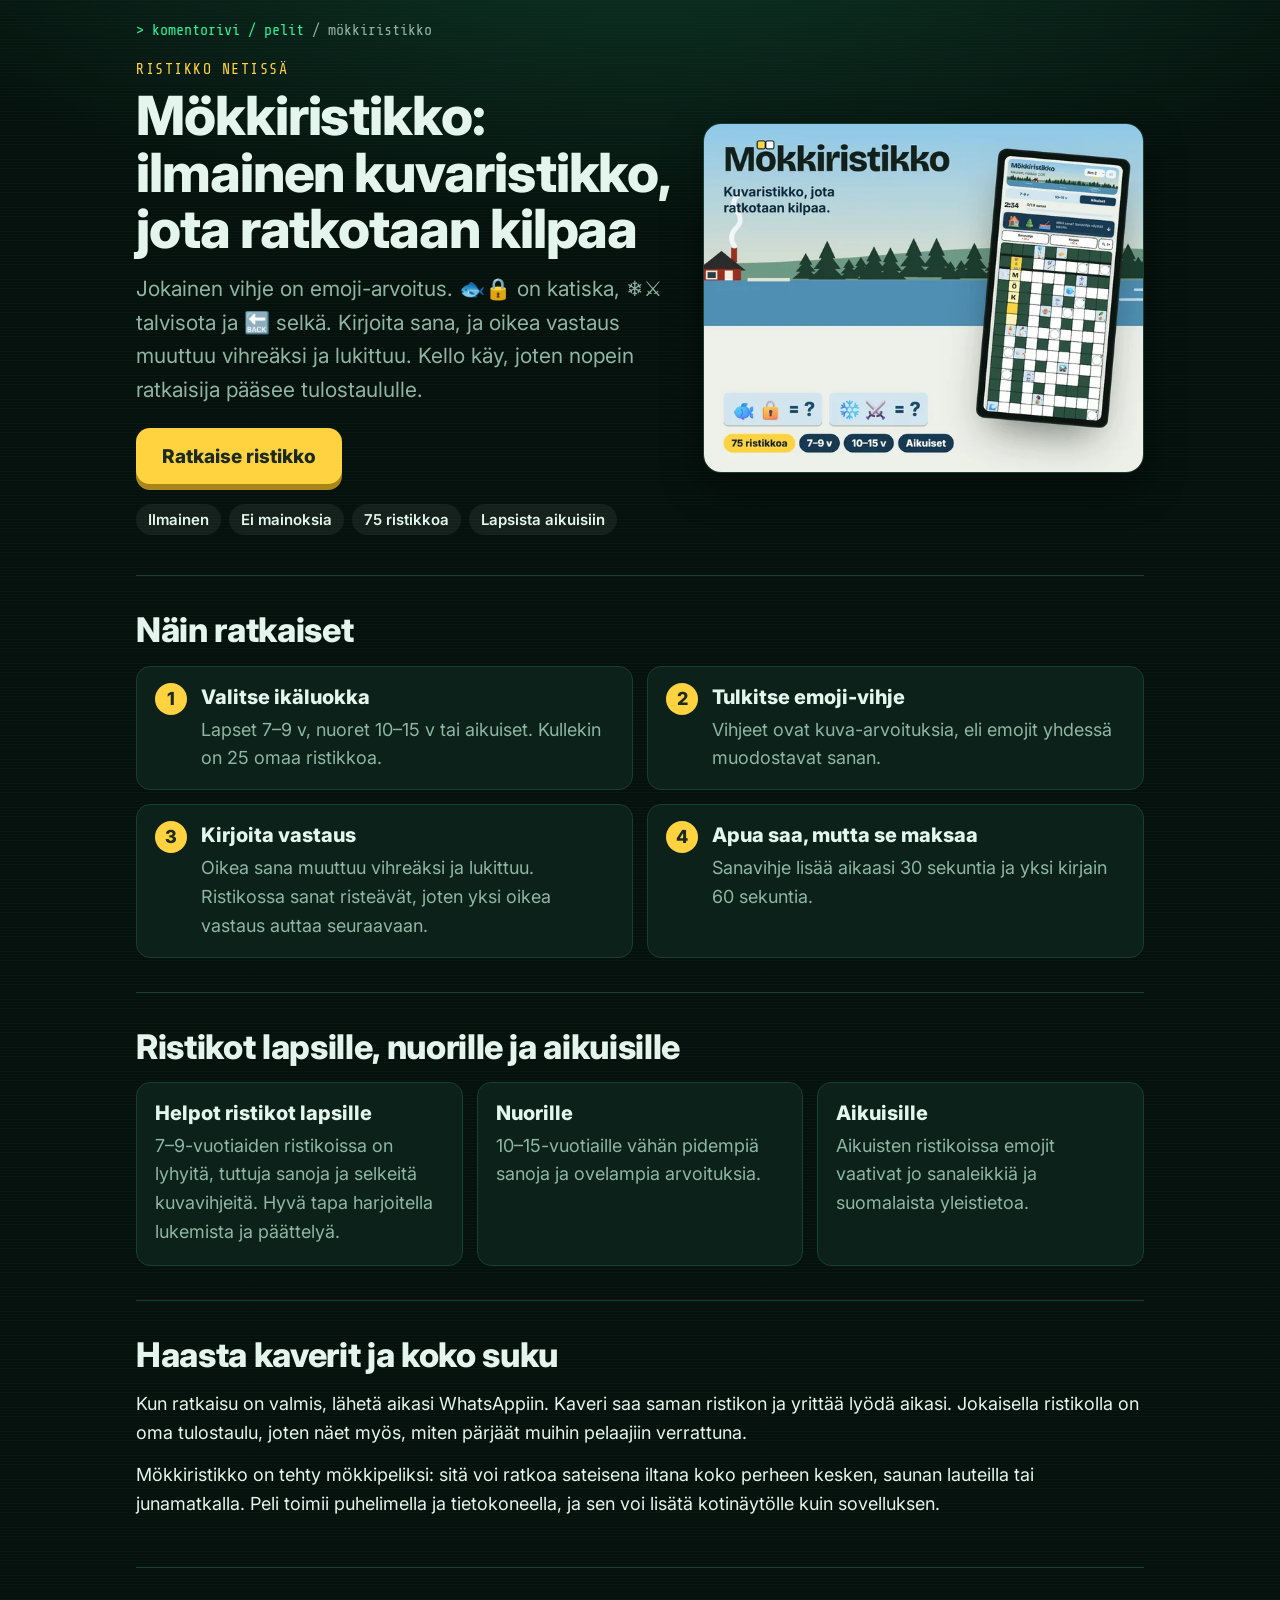
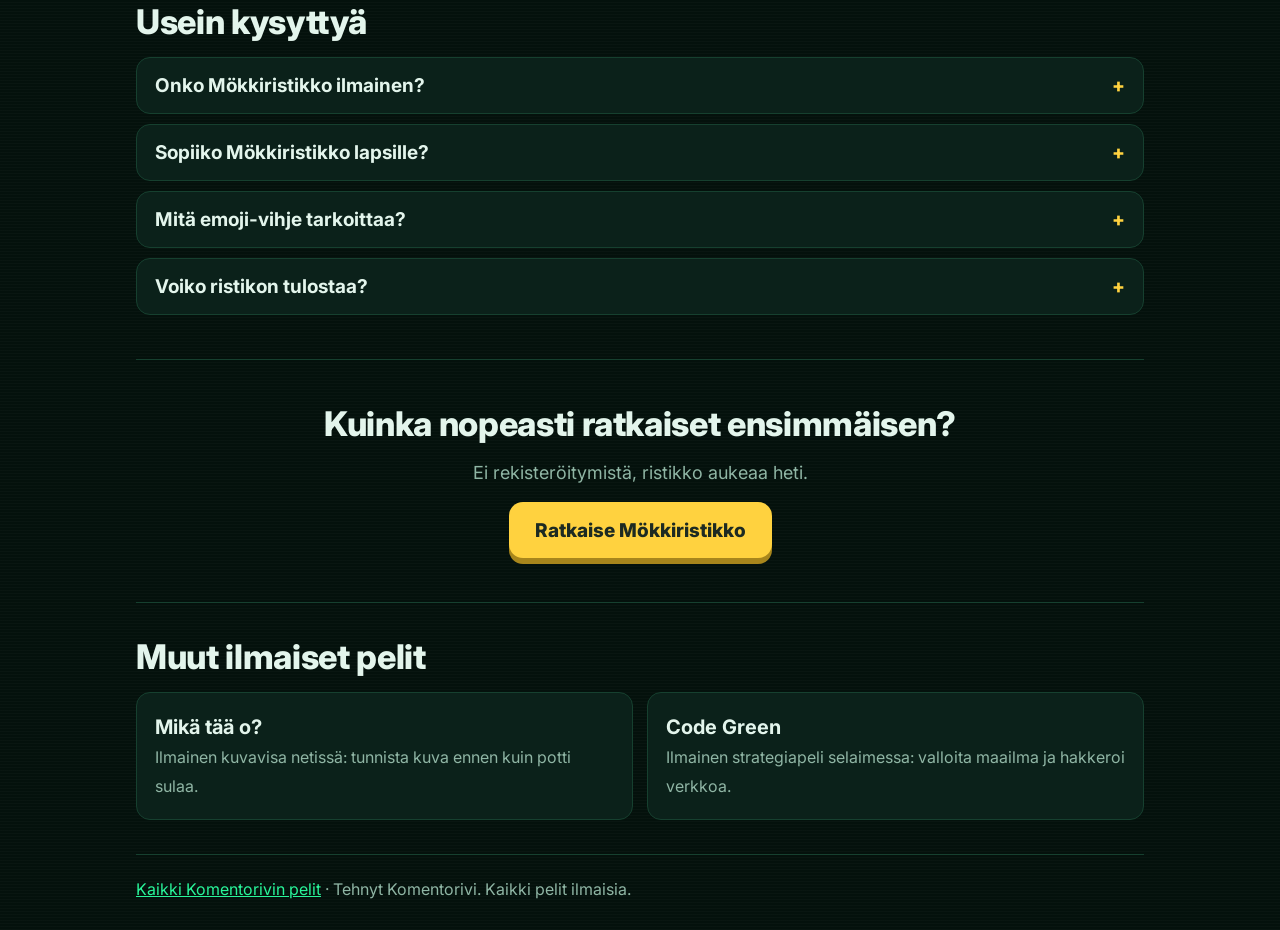
<file: ristikko/index.html>
<!doctype html>
<html lang="fi">
<head>
<meta charset="utf-8">
<meta name="viewport" content="width=device-width, initial-scale=1, viewport-fit=cover">
<title>Ilmainen ristikko netissä – Mökkiristikko, kuvaristikko koko perheelle</title>
<meta name="description" content="Mökkiristikko on ilmainen kuvaristikko netissä: vihjeinä emoji-arvoitukset. 75 ristikkoa lapsille, nuorille ja aikuisille, tulostaulu ja kaverihaaste. Ratkaise heti puhelimella tai tietokoneella.">
<link rel="canonical" href="https://komentorivi.github.io/ristikko/">
<meta name="theme-color" content="#04110c">
<meta property="og:type" content="website">
<meta property="og:locale" content="fi_FI">
<meta property="og:site_name" content="Komentorivi">
<meta property="og:title" content="Mökkiristikko – ilmainen ristikko netissä">
<meta property="og:description" content="Kuvaristikko, jota ratkotaan kilpaa. 75 emoji-ristikkoa lapsista aikuisiin.">
<meta property="og:image" content="https://komentorivi.github.io/mokkiristikko/kuvat/jakokuva.png">
<meta property="og:url" content="https://komentorivi.github.io/ristikko/">
<meta name="twitter:card" content="summary_large_image">
<link rel="icon" href="../kuvat/ikoni.svg" type="image/svg+xml">
<link rel="preconnect" href="https://fonts.googleapis.com">
<link rel="preconnect" href="https://fonts.gstatic.com" crossorigin>
<link rel="stylesheet" href="https://fonts.googleapis.com/css2?family=Share+Tech+Mono&family=Inter:wght@400;600;800&display=swap">
<link rel="stylesheet" href="../pelit.css">
<script type="application/ld+json">
[{"@context":"https://schema.org","@type":"VideoGame","name":"Mökkiristikko","url":"https://komentorivi.github.io/ristikko/","image":"https://komentorivi.github.io/mokkiristikko/kuvat/jakokuva.png","description":"Ilmainen kuvaristikko netissä. Jokainen vihje on emoji-arvoitus. 75 ristikkoa kolmelle ikäluokalle, tulostaulu ja kaverihaaste.","genre":["Ristikko","Sanapeli","Kuvaristikko"],"inLanguage":"fi","gamePlatform":["Selain","Android","iPhone","PC"],"applicationCategory":"Game","operatingSystem":"Web","isAccessibleForFree":true,"offers":{"@type":"Offer","price":"0","priceCurrency":"EUR"},"audience":{"@type":"PeopleAudience","suggestedMinAge":7},"author":{"@type":"Person","name":"Komentorivi","url":"https://komentorivi.github.io/"}},
{"@context":"https://schema.org","@type":"BreadcrumbList","itemListElement":[{"@type":"ListItem","position":1,"name":"Pelit","item":"https://komentorivi.github.io/"},{"@type":"ListItem","position":2,"name":"Mökkiristikko","item":"https://komentorivi.github.io/ristikko/"}]},
{"@context":"https://schema.org","@type":"FAQPage","mainEntity":[
{"@type":"Question","name":"Onko Mökkiristikko ilmainen?","acceptedAnswer":{"@type":"Answer","text":"On. Ristikot ovat ilmaisia, eikä pelissä ole mainoksia tai rekisteröitymistä."}},
{"@type":"Question","name":"Sopiiko Mökkiristikko lapsille?","acceptedAnswer":{"@type":"Answer","text":"Sopii. Lapsille 7–9-vuotiaille on 25 omaa helppoa ristikkoa, nuorille 10–15-vuotiaille 25 ja aikuisille 25."}},
{"@type":"Question","name":"Mitä emoji-vihje tarkoittaa?","acceptedAnswer":{"@type":"Answer","text":"Vihje on kuva-arvoitus. Esimerkiksi kala ja lukko tarkoittavat katiskaa ja lumihiutale ja miekat talvisotaa."}},
{"@type":"Question","name":"Voiko ristikon tulostaa?","acceptedAnswer":{"@type":"Answer","text":"Mökkiristikko on tehty ratkottavaksi puhelimella tai tietokoneella, jolloin oikeat sanat tarkistetaan heti ja kello mittaa aikasi."}}]}]
</script>
</head>
<body class="mr">
<div class="wrap">
  <nav class="crumbs" aria-label="Murupolku"><a href="../">&gt; komentorivi / pelit</a> / mökkiristikko</nav>

  <header class="hero">
    <div>
      <p class="eyebrow">Ristikko netissä</p>
      <h1>Mökkiristikko: ilmainen kuvaristikko, jota ratkotaan kilpaa</h1>
      <p class="lead">Jokainen vihje on emoji-arvoitus. 🐟🔒 on katiska, ❄️⚔️ talvisota ja 🔙 selkä. Kirjoita sana, ja oikea vastaus muuttuu vihreäksi ja lukittuu. Kello käy, joten nopein ratkaisija pääsee tulostaululle.</p>
      <div class="btns">
        <a class="btn play" href="../mokkiristikko/">Ratkaise ristikko</a>
      </div>
      <ul class="facts"><li>Ilmainen</li><li>Ei mainoksia</li><li>75 ristikkoa</li><li>Lapsista aikuisiin</li></ul>
    </div>
    <a class="shot" href="../mokkiristikko/" aria-label="Ratkaise Mökkiristikko">
      <picture><source srcset="../kuvat/mokkiristikko.webp" type="image/webp"><img src="../kuvat/mokkiristikko.jpg" width="630" height="500" alt="Mökkiristikko: mökki järven rannalla ja kuvaristikko puhelimessa"></picture>
    </a>
  </header>

  <section aria-labelledby="nain">
    <h2 id="nain">Näin ratkaiset</h2>
    <ol class="steps">
      <li><h3>Valitse ikäluokka</h3><p>Lapset 7–9 v, nuoret 10–15 v tai aikuiset. Kullekin on 25 omaa ristikkoa.</p></li>
      <li><h3>Tulkitse emoji-vihje</h3><p>Vihjeet ovat kuva-arvoituksia, eli emojit yhdessä muodostavat sanan.</p></li>
      <li><h3>Kirjoita vastaus</h3><p>Oikea sana muuttuu vihreäksi ja lukittuu. Ristikossa sanat risteävät, joten yksi oikea vastaus auttaa seuraavaan.</p></li>
      <li><h3>Apua saa, mutta se maksaa</h3><p>Sanavihje lisää aikaasi 30 sekuntia ja yksi kirjain 60 sekuntia.</p></li>
    </ol>
  </section>

  <section aria-labelledby="kenelle">
    <h2 id="kenelle">Ristikot lapsille, nuorille ja aikuisille</h2>
    <div class="grid">
      <div><h3>Helpot ristikot lapsille</h3><p>7–9-vuotiaiden ristikoissa on lyhyitä, tuttuja sanoja ja selkeitä kuvavihjeitä. Hyvä tapa harjoitella lukemista ja päättelyä.</p></div>
      <div><h3>Nuorille</h3><p>10–15-vuotiaille vähän pidempiä sanoja ja ovelampia arvoituksia.</p></div>
      <div><h3>Aikuisille</h3><p>Aikuisten ristikoissa emojit vaativat jo sanaleikkiä ja suomalaista yleistietoa.</p></div>
    </div>
  </section>

  <section aria-labelledby="kaveri">
    <h2 id="kaveri">Haasta kaverit ja koko suku</h2>
    <p>Kun ratkaisu on valmis, lähetä aikasi WhatsAppiin. Kaveri saa saman ristikon ja yrittää lyödä aikasi. Jokaisella ristikolla on oma tulostaulu, joten näet myös, miten pärjäät muihin pelaajiin verrattuna.</p>
    <p>Mökkiristikko on tehty mökkipeliksi: sitä voi ratkoa sateisena iltana koko perheen kesken, saunan lauteilla tai junamatkalla. Peli toimii puhelimella ja tietokoneella, ja sen voi lisätä kotinäytölle kuin sovelluksen.</p>
  </section>

  <section class="faq" aria-labelledby="kys">
    <h2 id="kys">Usein kysyttyä</h2>
    <details><summary>Onko Mökkiristikko ilmainen?</summary><p>On. Ristikot ovat ilmaisia, eikä pelissä ole mainoksia tai rekisteröitymistä.</p></details>
    <details><summary>Sopiiko Mökkiristikko lapsille?</summary><p>Sopii. Lapsille 7–9-vuotiaille on 25 omaa helppoa ristikkoa, nuorille 10–15-vuotiaille 25 ja aikuisille 25.</p></details>
    <details><summary>Mitä emoji-vihje tarkoittaa?</summary><p>Vihje on kuva-arvoitus. Esimerkiksi kala ja lukko tarkoittavat katiskaa ja lumihiutale ja miekat talvisotaa.</p></details>
    <details><summary>Voiko ristikon tulostaa?</summary><p>Mökkiristikko on tehty ratkottavaksi puhelimella tai tietokoneella, jolloin oikeat sanat tarkistetaan heti ja kello mittaa aikasi.</p></details>
  </section>

  <section class="cta">
    <h2>Kuinka nopeasti ratkaiset ensimmäisen?</h2>
    <p>Ei rekisteröitymistä, ristikko aukeaa heti.</p>
    <div class="btns"><a class="btn play" href="../mokkiristikko/">Ratkaise Mökkiristikko</a></div>
  </section>

  <section aria-labelledby="muut">
    <h2 id="muut">Muut ilmaiset pelit</h2>
    <div class="more">
      <a href="../tietovisa/"><b>Mikä tää o?</b><span>Ilmainen kuvavisa netissä: tunnista kuva ennen kuin potti sulaa.</span></a>
      <a href="../strategiapeli/"><b>Code Green</b><span>Ilmainen strategiapeli selaimessa: valloita maailma ja hakkeroi verkkoa.</span></a>
    </div>
  </section>

  <footer><a href="../">Kaikki Komentorivin pelit</a> · Tehnyt Komentorivi. Kaikki pelit ilmaisia.</footer>
</div>
<script data-goatcounter="https://komentorivi.goatcounter.com/count" async src="https://gc.zgo.at/count.v4.js" crossorigin="anonymous" integrity="sha384-nRw6qfbWyJha9LhsOtSb2YJDyZdKvvCFh0fJYlkquSFjUxp9FVNugbfy8q1jdxI+"></script>
</body>
</html>
</file>
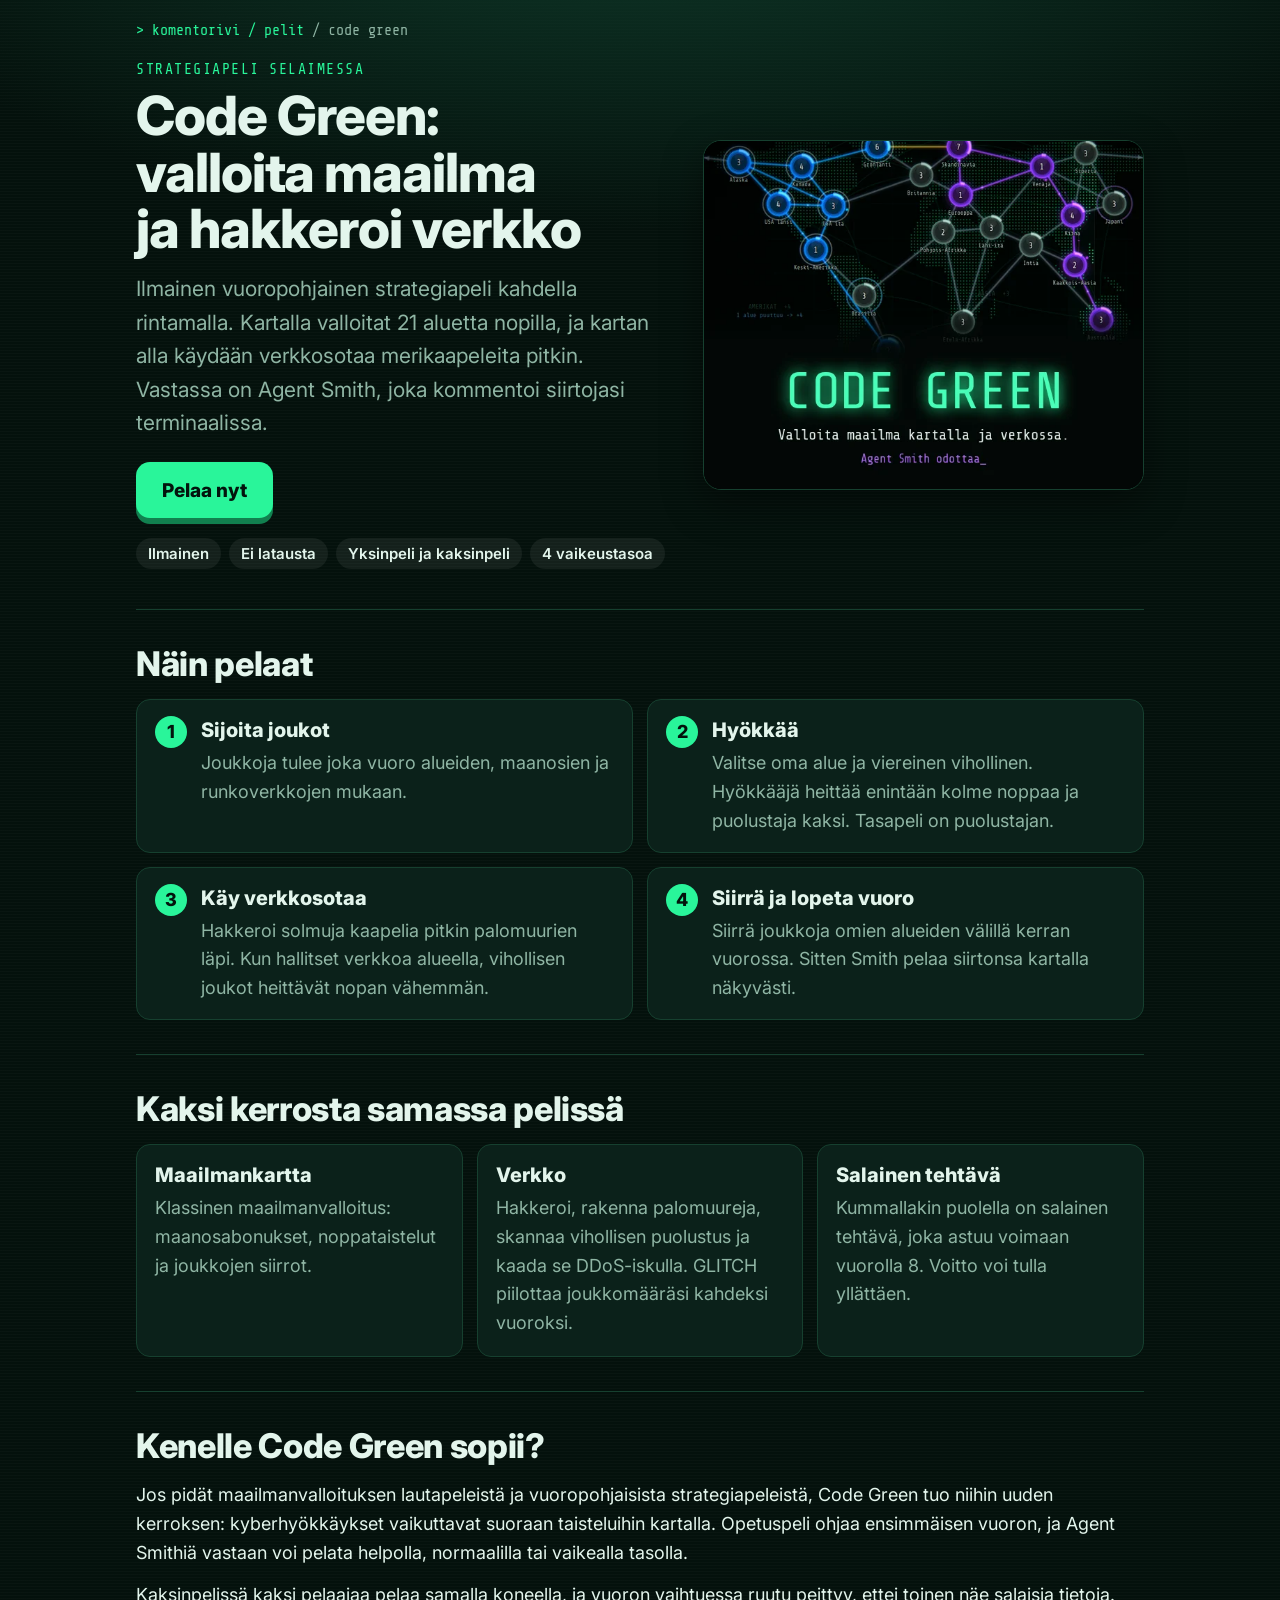
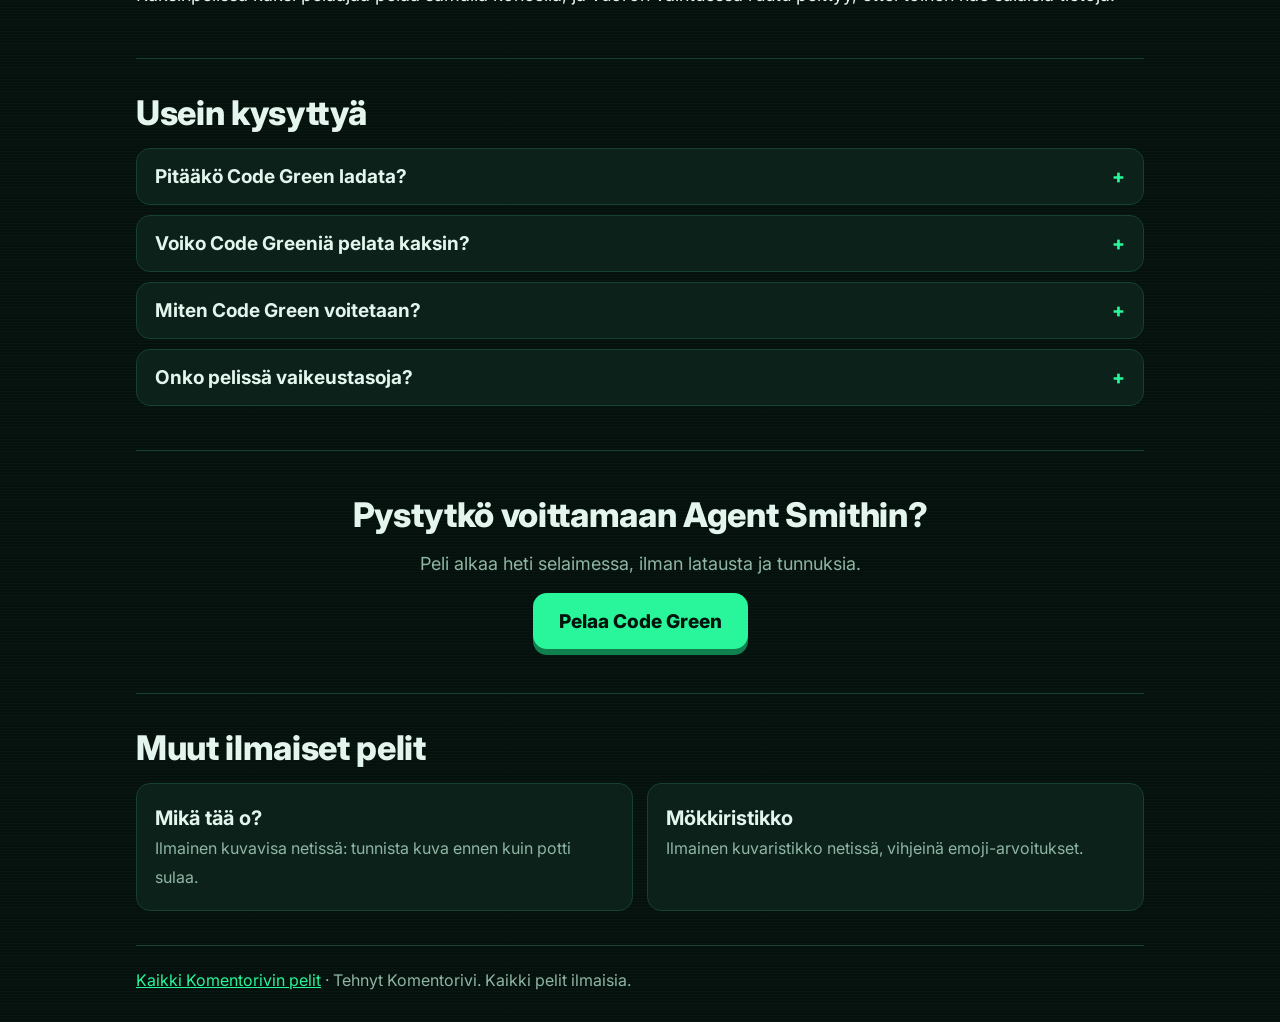
<file: strategiapeli/index.html>
<!doctype html>
<html lang="fi">
<head>
<meta charset="utf-8">
<meta name="viewport" content="width=device-width, initial-scale=1, viewport-fit=cover">
<title>Ilmainen strategiapeli selaimessa – Code Green, maailmanvalloitus ja hakkerointi</title>
<meta name="description" content="Code Green on ilmainen vuoropohjainen strategiapeli selaimessa: valloita maailmankartta nopilla ja hakkeroi verkkoa Agent Smithiä vastaan. Myös kaksinpeli. Ei latausta, pelaa heti.">
<link rel="canonical" href="https://komentorivi.github.io/strategiapeli/">
<meta name="theme-color" content="#04110c">
<meta property="og:type" content="website">
<meta property="og:locale" content="fi_FI">
<meta property="og:site_name" content="Komentorivi">
<meta property="og:title" content="Code Green – ilmainen strategiapeli selaimessa">
<meta property="og:description" content="Valloita maailma kartalla ja hakkeroi verkkoa. Ilmainen, pelaa heti.">
<meta property="og:image" content="https://komentorivi.github.io/kuvat/code-green.jpg">
<meta property="og:url" content="https://komentorivi.github.io/strategiapeli/">
<meta name="twitter:card" content="summary_large_image">
<link rel="icon" href="../kuvat/ikoni.svg" type="image/svg+xml">
<link rel="preconnect" href="https://fonts.googleapis.com">
<link rel="preconnect" href="https://fonts.gstatic.com" crossorigin>
<link rel="stylesheet" href="https://fonts.googleapis.com/css2?family=Share+Tech+Mono&family=Inter:wght@400;600;800&display=swap">
<link rel="stylesheet" href="../pelit.css">
<script type="application/ld+json">
[{"@context":"https://schema.org","@type":"VideoGame","name":"Code Green","url":"https://komentorivi.github.io/strategiapeli/","image":"https://komentorivi.github.io/kuvat/code-green.jpg","description":"Ilmainen vuoropohjainen strategiapeli selaimessa. Valloita 21 alueen maailmankartta nopilla ja hakkeroi verkkoa Agent Smithiä vastaan. Myös kaksinpeli samalla koneella.","genre":["Strategia","Vuoropohjainen strategia","Maailmanvalloitus"],"inLanguage":"fi","gamePlatform":["Selain","PC","Android","iPhone"],"applicationCategory":"Game","operatingSystem":"Web","playMode":["SinglePlayer","MultiPlayer"],"isAccessibleForFree":true,"offers":{"@type":"Offer","price":"0","priceCurrency":"EUR"},"author":{"@type":"Person","name":"Komentorivi","url":"https://komentorivi.github.io/"}},
{"@context":"https://schema.org","@type":"BreadcrumbList","itemListElement":[{"@type":"ListItem","position":1,"name":"Pelit","item":"https://komentorivi.github.io/"},{"@type":"ListItem","position":2,"name":"Code Green","item":"https://komentorivi.github.io/strategiapeli/"}]},
{"@context":"https://schema.org","@type":"FAQPage","mainEntity":[
{"@type":"Question","name":"Pitääkö Code Green ladata?","acceptedAnswer":{"@type":"Answer","text":"Ei. Peli toimii suoraan selaimessa tietokoneella. Puhelimella peli lisätään kotinäytölle, jolloin se aukeaa koko näytölle vaakatasoon."}},
{"@type":"Question","name":"Voiko Code Greeniä pelata kaksin?","acceptedAnswer":{"@type":"Answer","text":"Voi. Kaksinpelissä kaksi pelaajaa pelaa samalla koneella vuorotellen."}},
{"@type":"Question","name":"Miten Code Green voitetaan?","acceptedAnswer":{"@type":"Answer","text":"Omista kaikki 21 aluetta tai suorita salainen tehtäväsi, joka on voimassa vuorosta 8 alkaen."}},
{"@type":"Question","name":"Onko pelissä vaikeustasoja?","acceptedAnswer":{"@type":"Answer","text":"On. Opetuspeli ohjaa ensimmäisen vuoron, ja Agent Smithiä vastaan voi pelata helpolla, normaalilla tai vaikealla tasolla."}}]}]
</script>
</head>
<body class="cg">
<div class="wrap">
  <nav class="crumbs" aria-label="Murupolku"><a href="../">&gt; komentorivi / pelit</a> / code green</nav>

  <header class="hero">
    <div>
      <p class="eyebrow">Strategiapeli selaimessa</p>
      <h1>Code Green: valloita maailma ja hakkeroi verkko</h1>
      <p class="lead">Ilmainen vuoropohjainen strategiapeli kahdella rintamalla. Kartalla valloitat 21 aluetta nopilla, ja kartan alla käydään verkkosotaa merikaapeleita pitkin. Vastassa on Agent Smith, joka kommentoi siirtojasi terminaalissa.</p>
      <div class="btns">
        <a class="btn play" href="../code-green/">Pelaa nyt</a>
      </div>
      <ul class="facts"><li>Ilmainen</li><li>Ei latausta</li><li>Yksinpeli ja kaksinpeli</li><li>4 vaikeustasoa</li></ul>
    </div>
    <a class="shot" href="../code-green/" aria-label="Pelaa Code Green">
      <picture><source srcset="../kuvat/code-green.webp" type="image/webp"><img src="../kuvat/code-green.jpg" width="630" height="500" alt="Code Green: maailmankartta ja verkkosolmut neonvihreällä"></picture>
    </a>
  </header>

  <section aria-labelledby="nain">
    <h2 id="nain">Näin pelaat</h2>
    <ol class="steps">
      <li><h3>Sijoita joukot</h3><p>Joukkoja tulee joka vuoro alueiden, maanosien ja runkoverkkojen mukaan.</p></li>
      <li><h3>Hyökkää</h3><p>Valitse oma alue ja viereinen vihollinen. Hyökkääjä heittää enintään kolme noppaa ja puolustaja kaksi. Tasapeli on puolustajan.</p></li>
      <li><h3>Käy verkkosotaa</h3><p>Hakkeroi solmuja kaapelia pitkin palomuurien läpi. Kun hallitset verkkoa alueella, vihollisen joukot heittävät nopan vähemmän.</p></li>
      <li><h3>Siirrä ja lopeta vuoro</h3><p>Siirrä joukkoja omien alueiden välillä kerran vuorossa. Sitten Smith pelaa siirtonsa kartalla näkyvästi.</p></li>
    </ol>
  </section>

  <section aria-labelledby="erot">
    <h2 id="erot">Kaksi kerrosta samassa pelissä</h2>
    <div class="grid">
      <div><h3>Maailmankartta</h3><p>Klassinen maailmanvalloitus: maanosabonukset, noppataistelut ja joukkojen siirrot.</p></div>
      <div><h3>Verkko</h3><p>Hakkeroi, rakenna palomuureja, skannaa vihollisen puolustus ja kaada se DDoS-iskulla. GLITCH piilottaa joukkomääräsi kahdeksi vuoroksi.</p></div>
      <div><h3>Salainen tehtävä</h3><p>Kummallakin puolella on salainen tehtävä, joka astuu voimaan vuorolla 8. Voitto voi tulla yllättäen.</p></div>
    </div>
  </section>

  <section aria-labelledby="kenelle">
    <h2 id="kenelle">Kenelle Code Green sopii?</h2>
    <p>Jos pidät maailmanvalloituksen lautapeleistä ja vuoropohjaisista strategiapeleistä, Code Green tuo niihin uuden kerroksen: kyberhyökkäykset vaikuttavat suoraan taisteluihin kartalla. Opetuspeli ohjaa ensimmäisen vuoron, ja Agent Smithiä vastaan voi pelata helpolla, normaalilla tai vaikealla tasolla.</p>
    <p>Kaksinpelissä kaksi pelaajaa pelaa samalla koneella, ja vuoron vaihtuessa ruutu peittyy, ettei toinen näe salaisia tietoja.</p>
  </section>

  <section class="faq" aria-labelledby="kys">
    <h2 id="kys">Usein kysyttyä</h2>
    <details><summary>Pitääkö Code Green ladata?</summary><p>Ei. Peli toimii suoraan selaimessa tietokoneella. Puhelimella peli lisätään kotinäytölle, jolloin se aukeaa koko näytölle vaakatasoon.</p></details>
    <details><summary>Voiko Code Greeniä pelata kaksin?</summary><p>Voi. Kaksinpelissä kaksi pelaajaa pelaa samalla koneella vuorotellen.</p></details>
    <details><summary>Miten Code Green voitetaan?</summary><p>Omista kaikki 21 aluetta tai suorita salainen tehtäväsi, joka on voimassa vuorosta 8 alkaen.</p></details>
    <details><summary>Onko pelissä vaikeustasoja?</summary><p>On. Opetuspeli ohjaa ensimmäisen vuoron, ja Agent Smithiä vastaan voi pelata helpolla, normaalilla tai vaikealla tasolla.</p></details>
  </section>

  <section class="cta">
    <h2>Pystytkö voittamaan Agent Smithin?</h2>
    <p>Peli alkaa heti selaimessa, ilman latausta ja tunnuksia.</p>
    <div class="btns"><a class="btn play" href="../code-green/">Pelaa Code Green</a></div>
  </section>

  <section aria-labelledby="muut">
    <h2 id="muut">Muut ilmaiset pelit</h2>
    <div class="more">
      <a href="../tietovisa/"><b>Mikä tää o?</b><span>Ilmainen kuvavisa netissä: tunnista kuva ennen kuin potti sulaa.</span></a>
      <a href="../ristikko/"><b>Mökkiristikko</b><span>Ilmainen kuvaristikko netissä, vihjeinä emoji-arvoitukset.</span></a>
    </div>
  </section>

  <footer><a href="../">Kaikki Komentorivin pelit</a> · Tehnyt Komentorivi. Kaikki pelit ilmaisia.</footer>
</div>
<script data-goatcounter="https://komentorivi.goatcounter.com/count" async src="https://gc.zgo.at/count.v4.js" crossorigin="anonymous" integrity="sha384-nRw6qfbWyJha9LhsOtSb2YJDyZdKvvCFh0fJYlkquSFjUxp9FVNugbfy8q1jdxI+"></script>
</body>
</html>
</file>
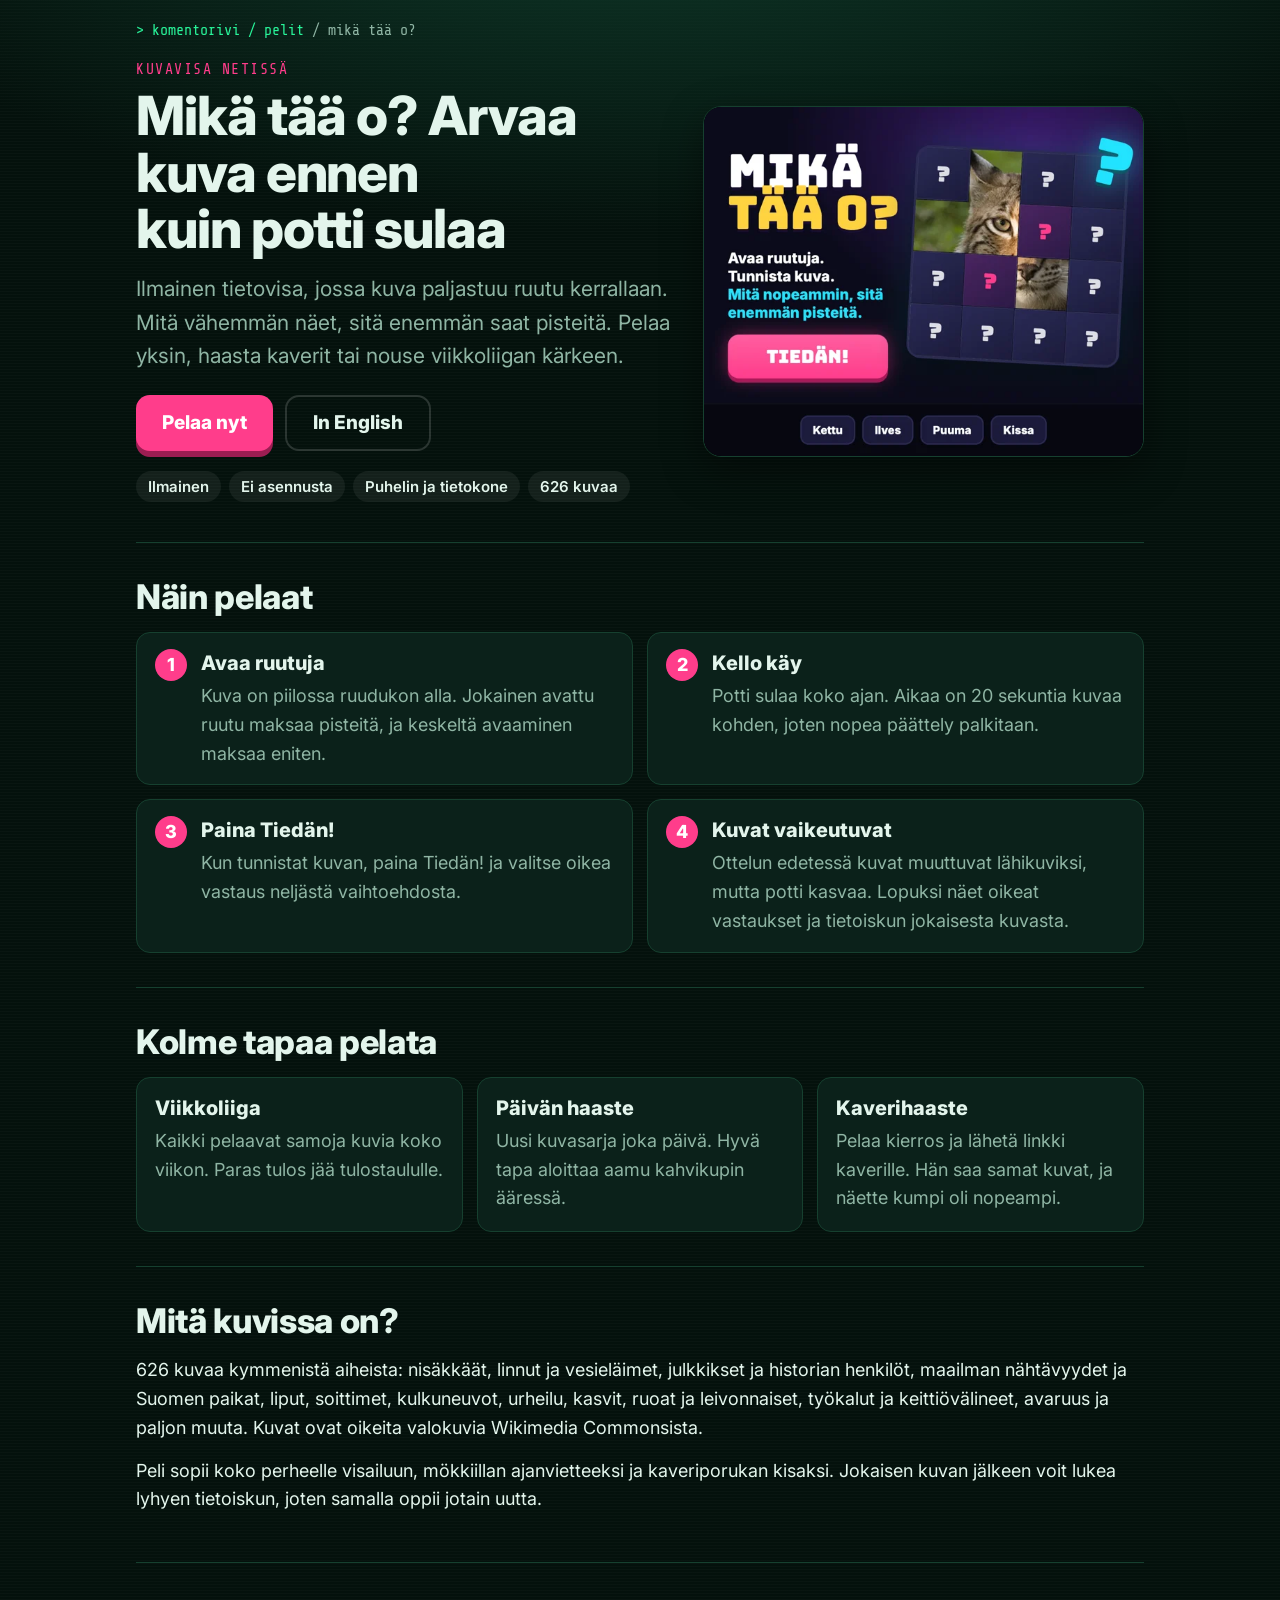
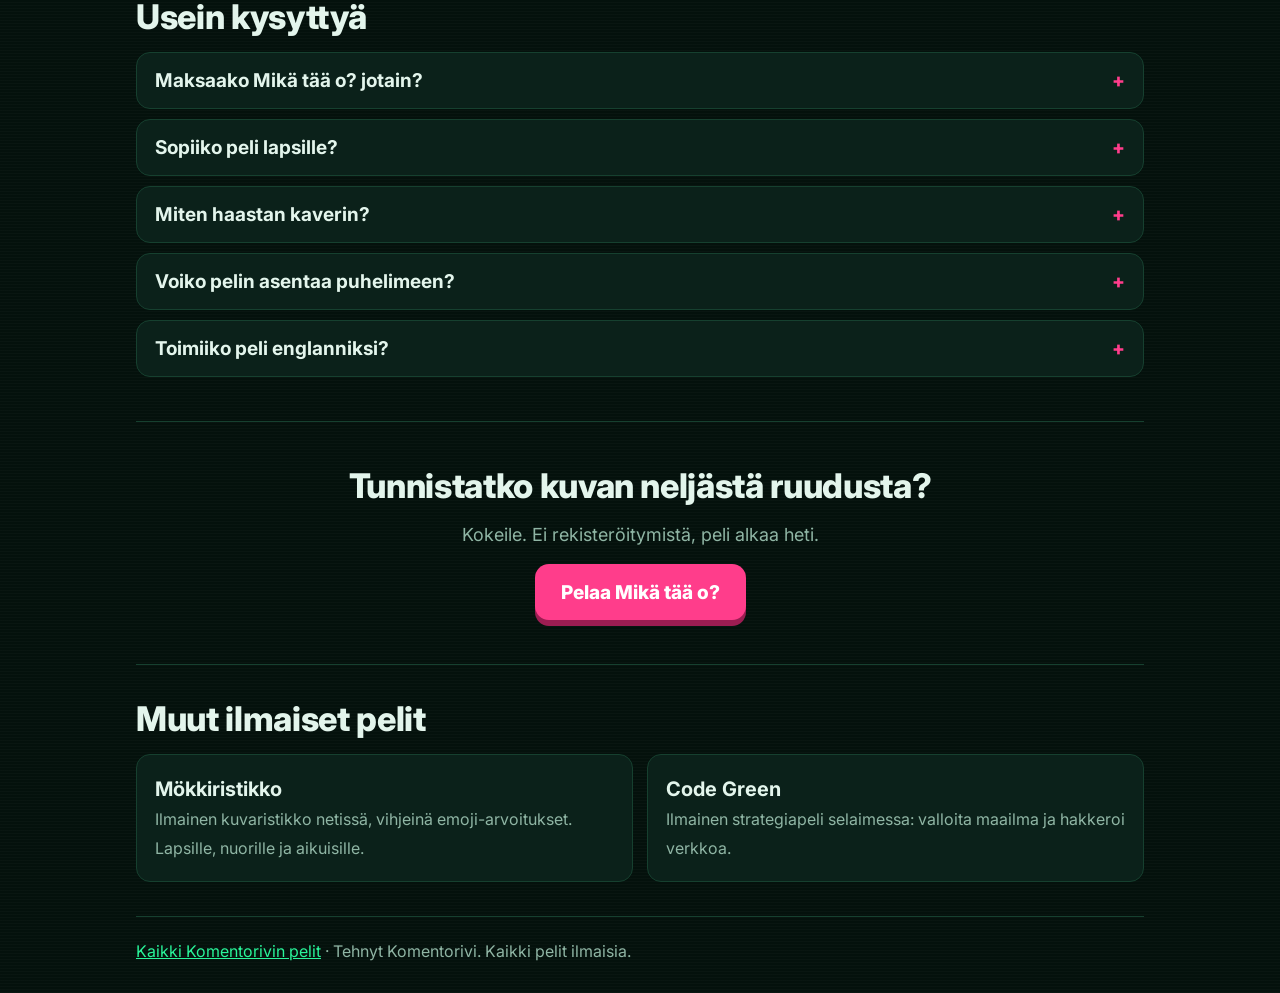
<file: tietovisa/index.html>
<!doctype html>
<html lang="fi">
<head>
<meta charset="utf-8">
<meta name="viewport" content="width=device-width, initial-scale=1, viewport-fit=cover">
<title>Kuvavisa ja tietovisa netissä ilmaiseksi – Mikä tää o?</title>
<meta name="description" content="Mikä tää o? on ilmainen kuvavisa netissä: tunnista kuva, ennen kuin potti sulaa. 626 kuvaa eläimistä julkkiksiin, viikkoliiga ja kaverihaaste. Pelaa heti puhelimella tai tietokoneella.">
<link rel="canonical" href="https://komentorivi.github.io/tietovisa/">
<meta name="theme-color" content="#04110c">
<meta property="og:type" content="website">
<meta property="og:locale" content="fi_FI">
<meta property="og:site_name" content="Komentorivi">
<meta property="og:title" content="Mikä tää o? – arvaa kuva ennen kuin potti sulaa">
<meta property="og:description" content="Ilmainen kuvavisa netissä. Haasta kaverit ja nouse viikkoliigassa.">
<meta property="og:image" content="https://komentorivi.github.io/kuvat/mika-taa-o.jpg">
<meta property="og:url" content="https://komentorivi.github.io/tietovisa/">
<meta name="twitter:card" content="summary_large_image">
<link rel="icon" href="../kuvat/ikoni.svg" type="image/svg+xml">
<link rel="preconnect" href="https://fonts.googleapis.com">
<link rel="preconnect" href="https://fonts.gstatic.com" crossorigin>
<link rel="stylesheet" href="https://fonts.googleapis.com/css2?family=Share+Tech+Mono&family=Inter:wght@400;600;800&display=swap">
<link rel="stylesheet" href="../pelit.css">
<script type="application/ld+json">
[{"@context":"https://schema.org","@type":"VideoGame","name":"Mikä tää o?","alternateName":"What is this?","url":"https://komentorivi.github.io/tietovisa/","image":"https://komentorivi.github.io/kuvat/mika-taa-o.jpg","description":"Ilmainen kuvavisa selaimessa: avaa ruutuja, tunnista kuva ja vastaa ennen kuin potti sulaa. 626 kuvaa, viikkoliiga, päivän haaste ja kaverihaaste.","genre":["Tietovisa","Kuvavisa","Visailu"],"inLanguage":["fi","en"],"gamePlatform":["Selain","Android","iPhone","PC"],"applicationCategory":"Game","operatingSystem":"Web","isAccessibleForFree":true,"offers":{"@type":"Offer","price":"0","priceCurrency":"EUR"},"author":{"@type":"Person","name":"Komentorivi","url":"https://komentorivi.github.io/"}},
{"@context":"https://schema.org","@type":"BreadcrumbList","itemListElement":[{"@type":"ListItem","position":1,"name":"Pelit","item":"https://komentorivi.github.io/"},{"@type":"ListItem","position":2,"name":"Mikä tää o?","item":"https://komentorivi.github.io/tietovisa/"}]},
{"@context":"https://schema.org","@type":"FAQPage","mainEntity":[
{"@type":"Question","name":"Maksaako Mikä tää o? jotain?","acceptedAnswer":{"@type":"Answer","text":"Ei. Peli on ilmainen, eikä siihen tarvita tunnuksia tai asennusta."}},
{"@type":"Question","name":"Sopiiko peli lapsille?","acceptedAnswer":{"@type":"Answer","text":"Sopii. Kuvat ovat eläimiä, kasveja, kulkuneuvoja, lippuja, ruokia ja tuttuja paikkoja, ja lukutaitoinen lapsi pärjää hyvin. Julkkiskuvat ovat aikuisillekin haastavia."}},
{"@type":"Question","name":"Miten haastan kaverin?","acceptedAnswer":{"@type":"Answer","text":"Valitse Kaverihaaste, pelaa kierros ja lähetä linkki esimerkiksi WhatsAppissa. Kaveri saa täsmälleen samat kuvat, ja tuloksia voi verrata."}},
{"@type":"Question","name":"Toimiiko peli englanniksi?","acceptedAnswer":{"@type":"Answer","text":"Toimii. Englanninkielinen versio What is this? käyttää samoja kuvia ja samaa tulostaulua."}}]}]
</script>
</head>
<body class="mt">
<div class="wrap">
  <nav class="crumbs" aria-label="Murupolku"><a href="../">&gt; komentorivi / pelit</a> / mikä tää o?</nav>

  <header class="hero">
    <div>
      <p class="eyebrow">Kuvavisa netissä</p>
      <h1>Mikä tää o? Arvaa kuva ennen kuin potti sulaa</h1>
      <p class="lead">Ilmainen tietovisa, jossa kuva paljastuu ruutu kerrallaan. Mitä vähemmän näet, sitä enemmän saat pisteitä. Pelaa yksin, haasta kaverit tai nouse viikkoliigan kärkeen.</p>
      <div class="btns">
        <a class="btn play" href="../mika-taa-o-peli/">Pelaa nyt</a>
        <a class="btn alt" href="../mika-taa-o-peli/en/" lang="en">In English</a>
      </div>
      <ul class="facts"><li>Ilmainen</li><li>Ei asennusta</li><li>Puhelin ja tietokone</li><li>626 kuvaa</li></ul>
    </div>
    <a class="shot" href="../mika-taa-o-peli/" aria-label="Pelaa Mikä tää o?">
      <picture><source srcset="../kuvat/mika-taa-o.webp" type="image/webp"><img src="../kuvat/mika-taa-o.jpg" width="630" height="500" alt="Mikä tää o? -peli: ilveksen kuva paljastuu ruutu kerrallaan"></picture>
    </a>
  </header>

  <section aria-labelledby="nain">
    <h2 id="nain">Näin pelaat</h2>
    <ol class="steps">
      <li><h3>Avaa ruutuja</h3><p>Kuva on piilossa ruudukon alla. Jokainen avattu ruutu maksaa pisteitä, ja keskeltä avaaminen maksaa eniten.</p></li>
      <li><h3>Kello käy</h3><p>Potti sulaa koko ajan. Aikaa on 20 sekuntia kuvaa kohden, joten nopea päättely palkitaan.</p></li>
      <li><h3>Paina Tiedän!</h3><p>Kun tunnistat kuvan, paina Tiedän! ja valitse oikea vastaus neljästä vaihtoehdosta.</p></li>
      <li><h3>Kuvat vaikeutuvat</h3><p>Ottelun edetessä kuvat muuttuvat lähikuviksi, mutta potti kasvaa. Lopuksi näet oikeat vastaukset ja tietoiskun jokaisesta kuvasta.</p></li>
    </ol>
  </section>

  <section aria-labelledby="miksi">
    <h2 id="miksi">Kolme tapaa pelata</h2>
    <div class="grid">
      <div><h3>Viikkoliiga</h3><p>Kaikki pelaavat samoja kuvia koko viikon. Paras tulos jää tulostaululle.</p></div>
      <div><h3>Päivän haaste</h3><p>Uusi kuvasarja joka päivä. Hyvä tapa aloittaa aamu kahvikupin ääressä.</p></div>
      <div><h3>Kaverihaaste</h3><p>Pelaa kierros ja lähetä linkki kaverille. Hän saa samat kuvat, ja näette kumpi oli nopeampi.</p></div>
    </div>
  </section>

  <section aria-labelledby="kuvat">
    <h2 id="kuvat">Mitä kuvissa on?</h2>
    <p>626 kuvaa kymmenistä aiheista: nisäkkäät, linnut ja vesieläimet, julkkikset ja historian henkilöt, maailman nähtävyydet ja Suomen paikat, liput, soittimet, kulkuneuvot, urheilu, kasvit, ruoat ja leivonnaiset, työkalut ja keittiövälineet, avaruus ja paljon muuta. Kuvat ovat oikeita valokuvia Wikimedia Commonsista.</p>
    <p>Peli sopii koko perheelle visailuun, mökkiillan ajanvietteeksi ja kaveriporukan kisaksi. Jokaisen kuvan jälkeen voit lukea lyhyen tietoiskun, joten samalla oppii jotain uutta.</p>
  </section>

  <section class="faq" aria-labelledby="kys">
    <h2 id="kys">Usein kysyttyä</h2>
    <details><summary>Maksaako Mikä tää o? jotain?</summary><p>Ei. Peli on ilmainen, eikä siihen tarvita tunnuksia tai asennusta.</p></details>
    <details><summary>Sopiiko peli lapsille?</summary><p>Sopii. Kuvat ovat eläimiä, kasveja, kulkuneuvoja, lippuja, ruokia ja tuttuja paikkoja, ja lukutaitoinen lapsi pärjää hyvin. Julkkiskuvat ovat aikuisillekin haastavia.</p></details>
    <details><summary>Miten haastan kaverin?</summary><p>Valitse Kaverihaaste, pelaa kierros ja lähetä linkki esimerkiksi WhatsAppissa. Kaveri saa täsmälleen samat kuvat, ja tuloksia voi verrata.</p></details>
    <details><summary>Voiko pelin asentaa puhelimeen?</summary><p>Voi. Paina pelin aloitusvalikossa "Asenna puhelimeen", niin peli aukeaa kotinäytön kuvakkeesta koko näytölle.</p></details>
    <details><summary>Toimiiko peli englanniksi?</summary><p>Toimii. Englanninkielinen versio <a href="../mika-taa-o-peli/en/" lang="en">What is this?</a> käyttää samoja kuvia ja samaa tulostaulua.</p></details>
  </section>

  <section class="cta">
    <h2>Tunnistatko kuvan neljästä ruudusta?</h2>
    <p>Kokeile. Ei rekisteröitymistä, peli alkaa heti.</p>
    <div class="btns"><a class="btn play" href="../mika-taa-o-peli/">Pelaa Mikä tää o?</a></div>
  </section>

  <section aria-labelledby="muut">
    <h2 id="muut">Muut ilmaiset pelit</h2>
    <div class="more">
      <a href="../ristikko/"><b>Mökkiristikko</b><span>Ilmainen kuvaristikko netissä, vihjeinä emoji-arvoitukset. Lapsille, nuorille ja aikuisille.</span></a>
      <a href="../strategiapeli/"><b>Code Green</b><span>Ilmainen strategiapeli selaimessa: valloita maailma ja hakkeroi verkkoa.</span></a>
    </div>
  </section>

  <footer><a href="../">Kaikki Komentorivin pelit</a> · Tehnyt Komentorivi. Kaikki pelit ilmaisia.</footer>
</div>
<script data-goatcounter="https://komentorivi.goatcounter.com/count" async src="https://gc.zgo.at/count.v4.js" crossorigin="anonymous" integrity="sha384-nRw6qfbWyJha9LhsOtSb2YJDyZdKvvCFh0fJYlkquSFjUxp9FVNugbfy8q1jdxI+"></script>
</body>
</html>
</file>
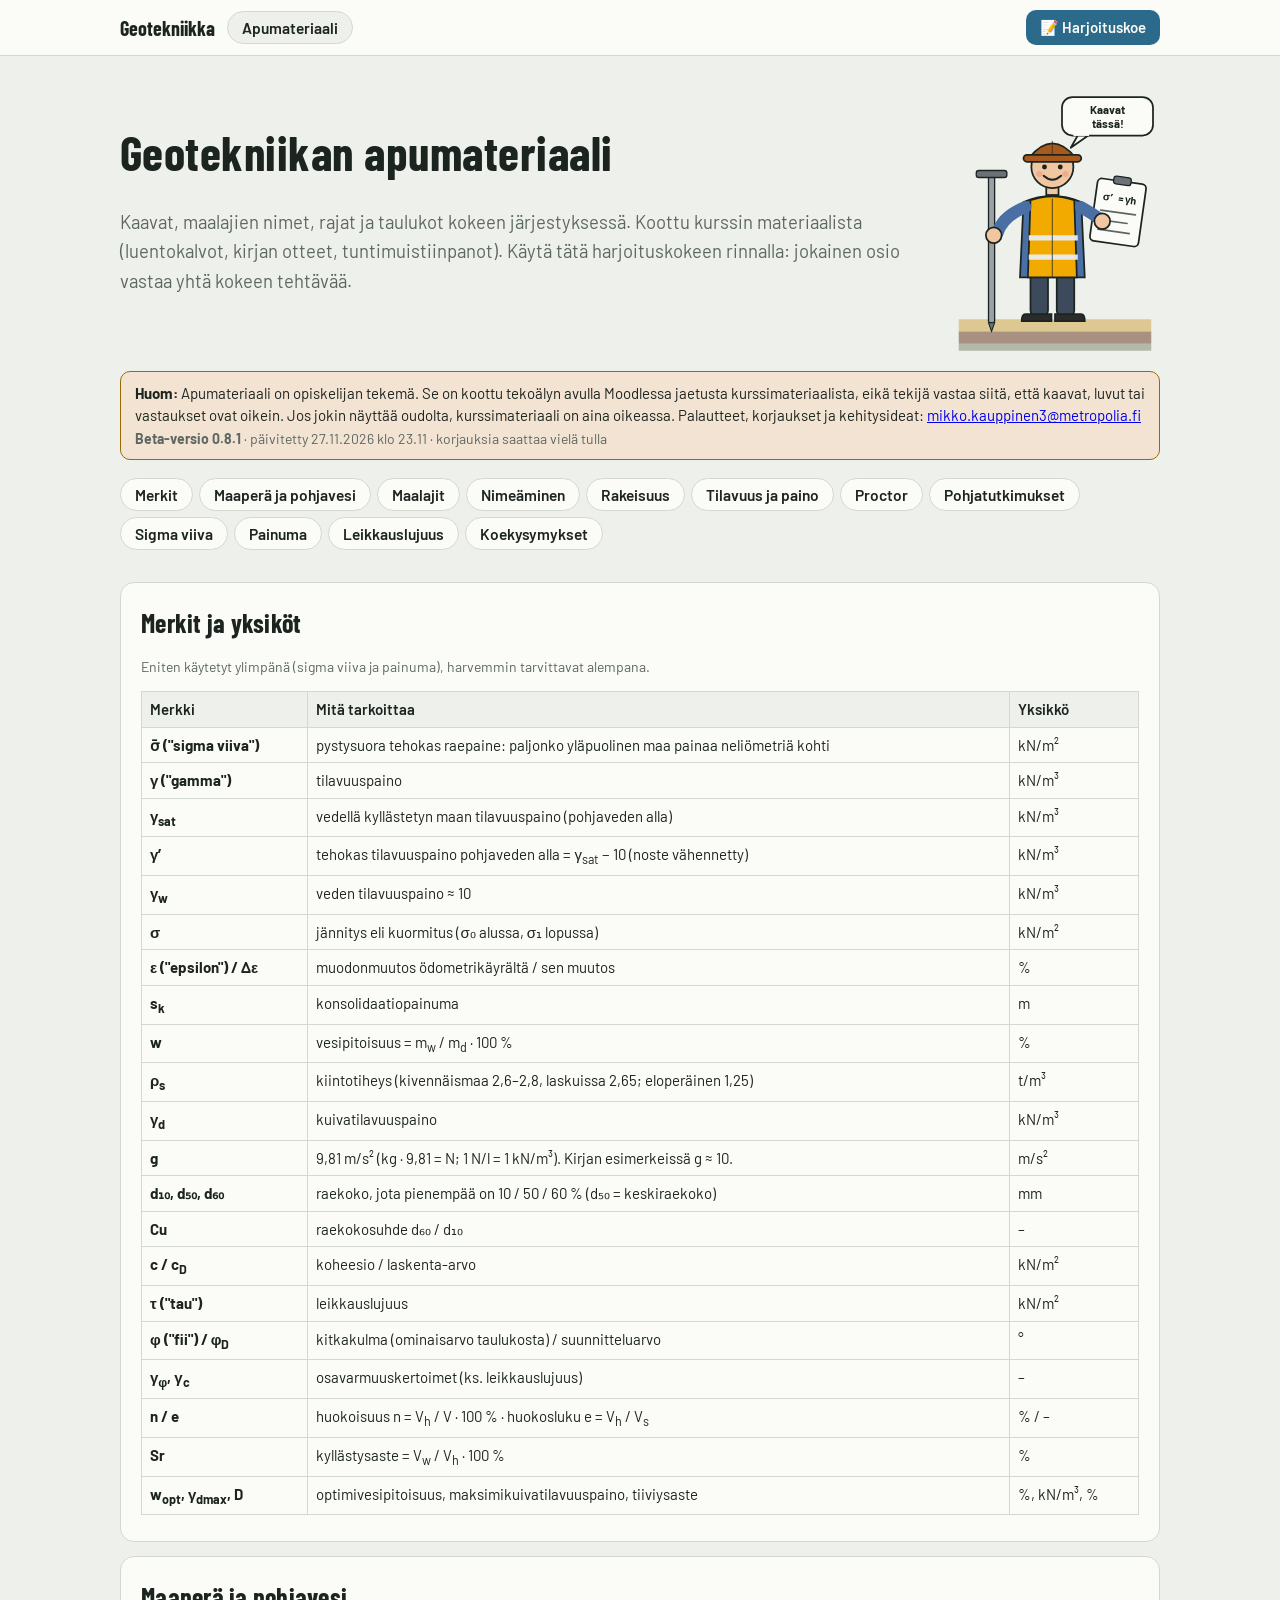
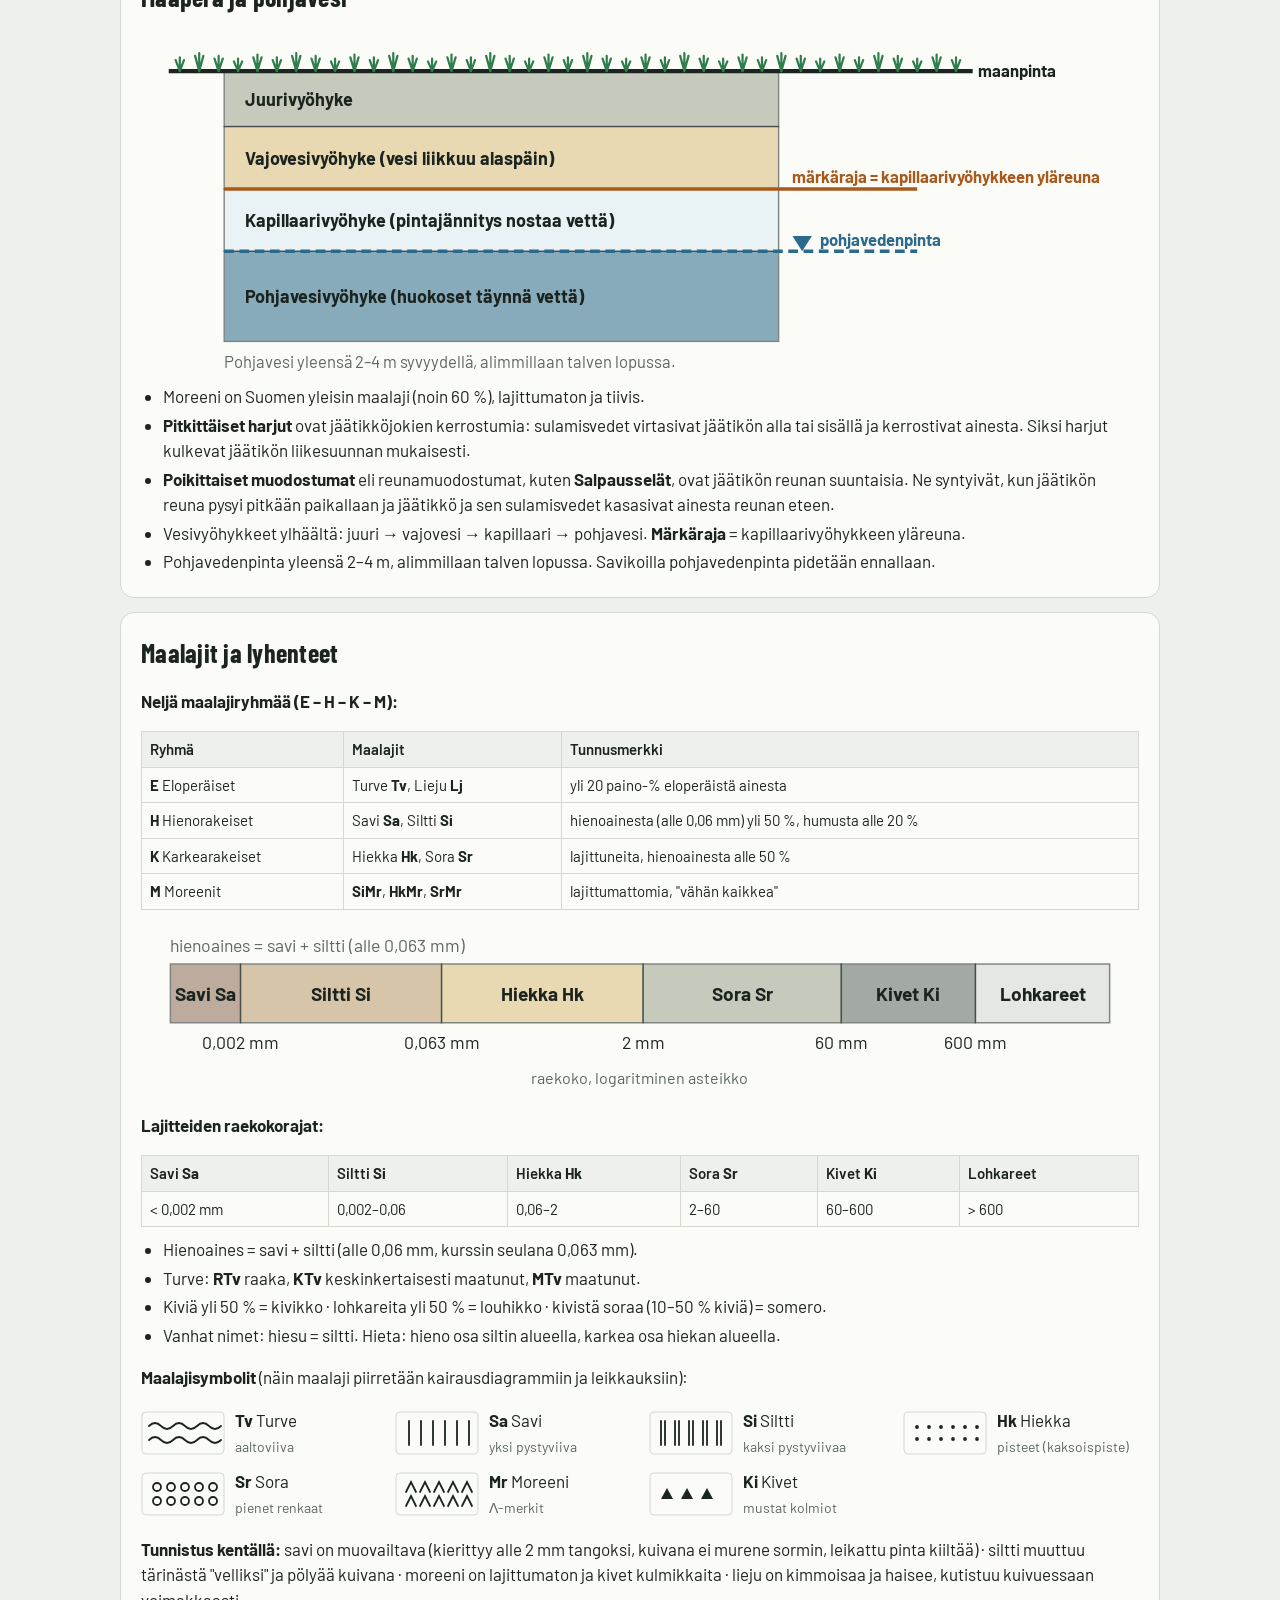
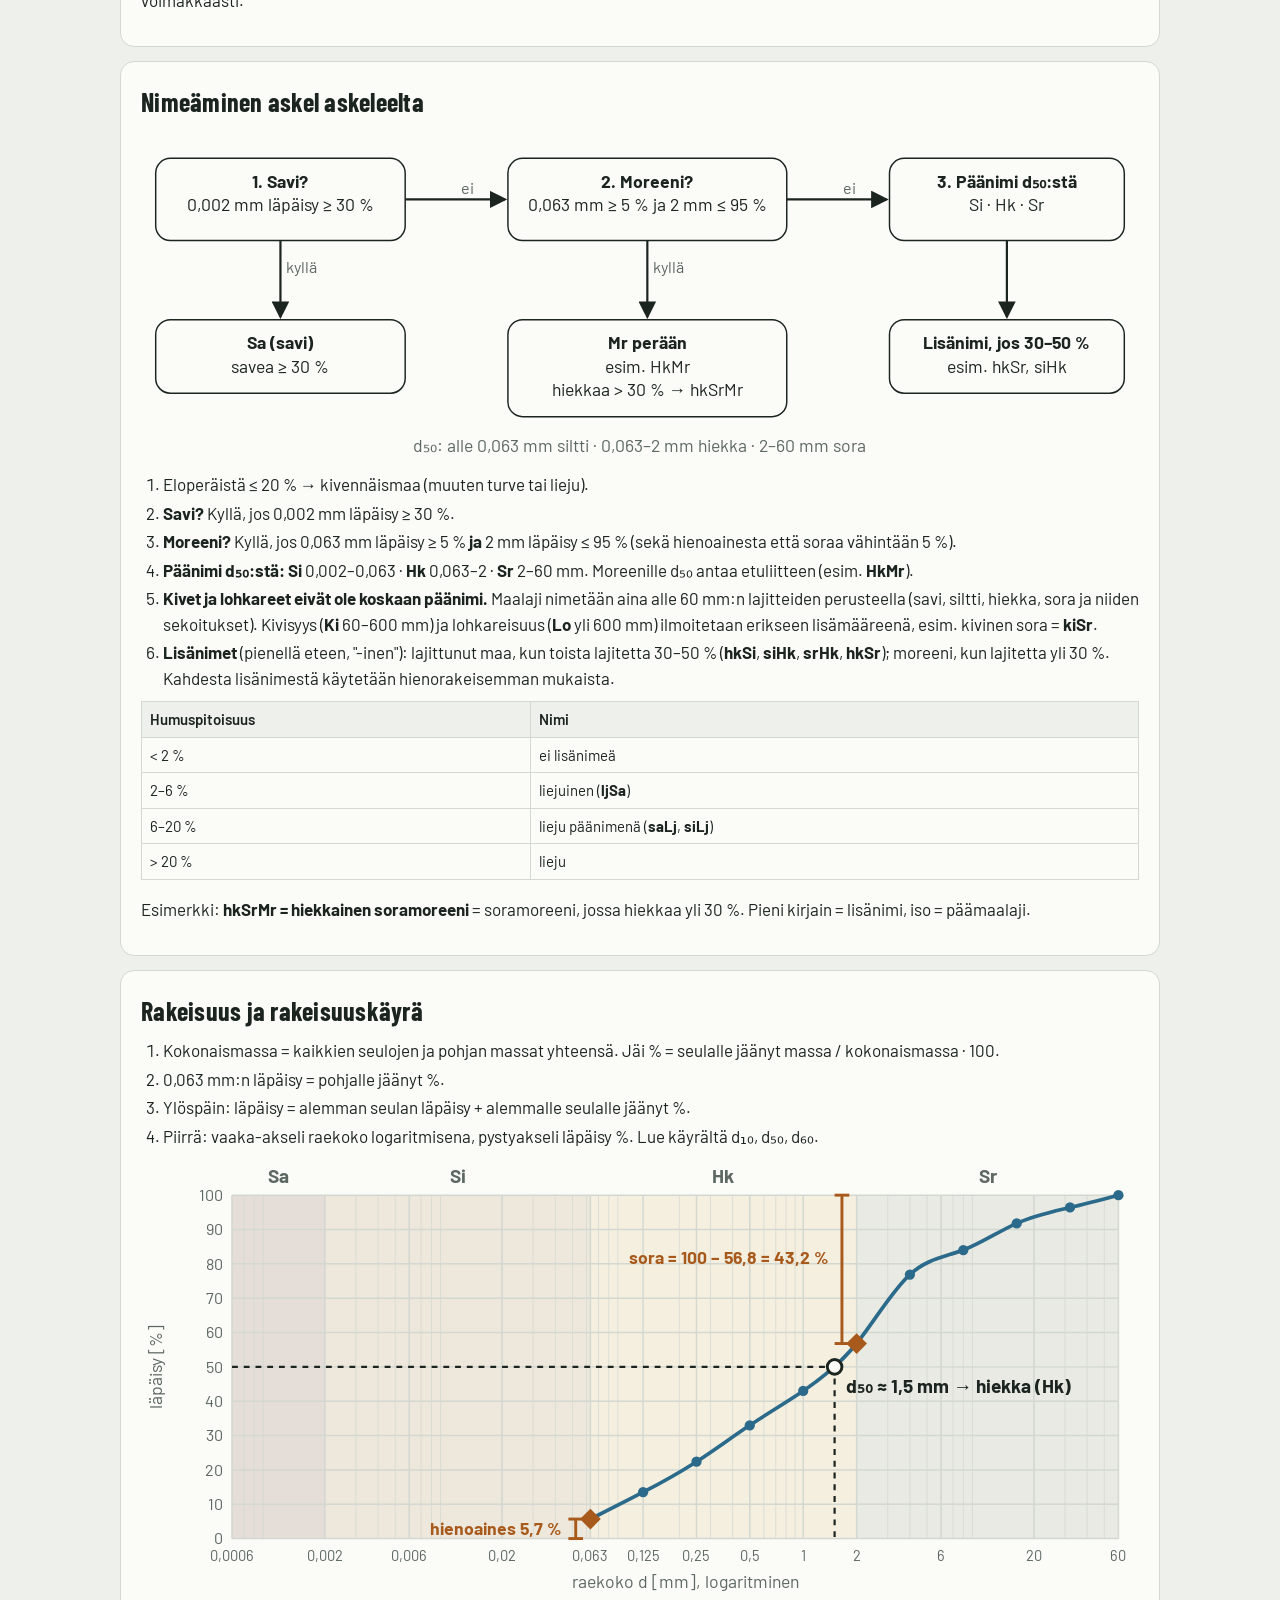
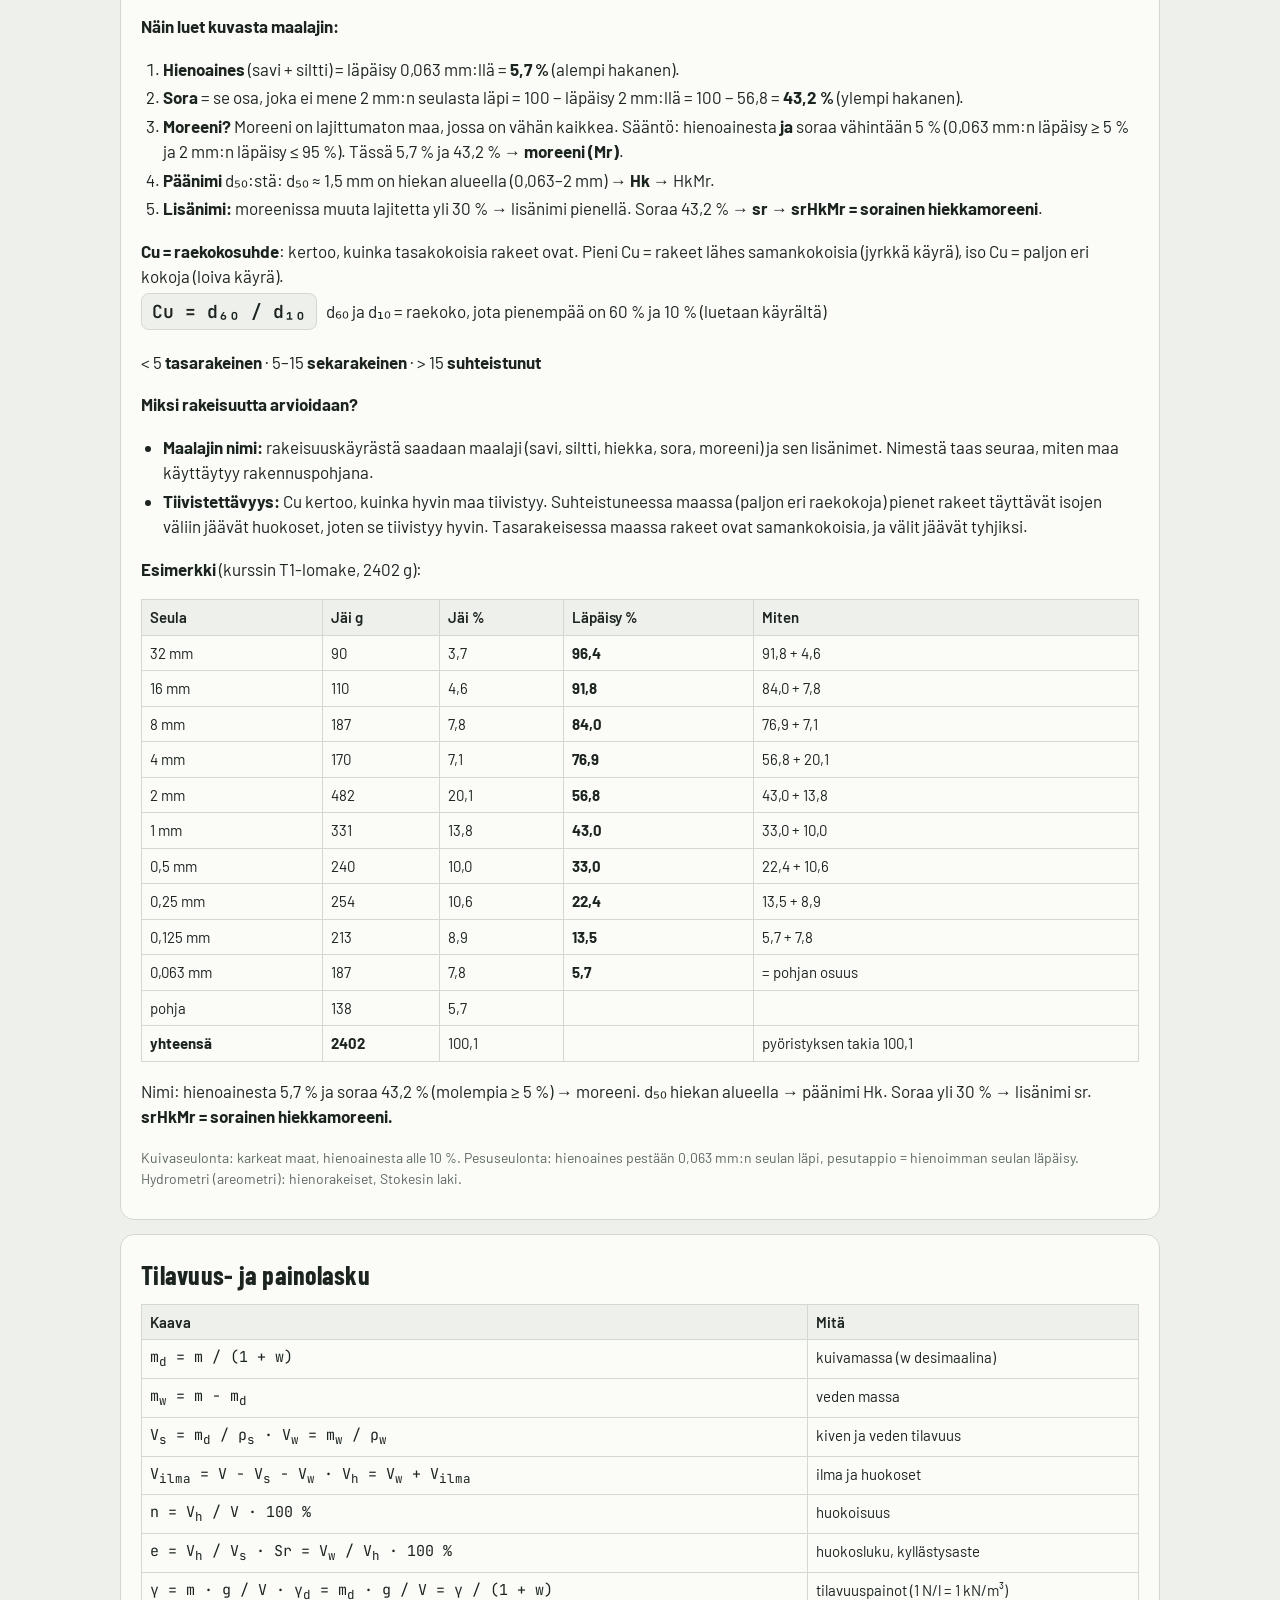
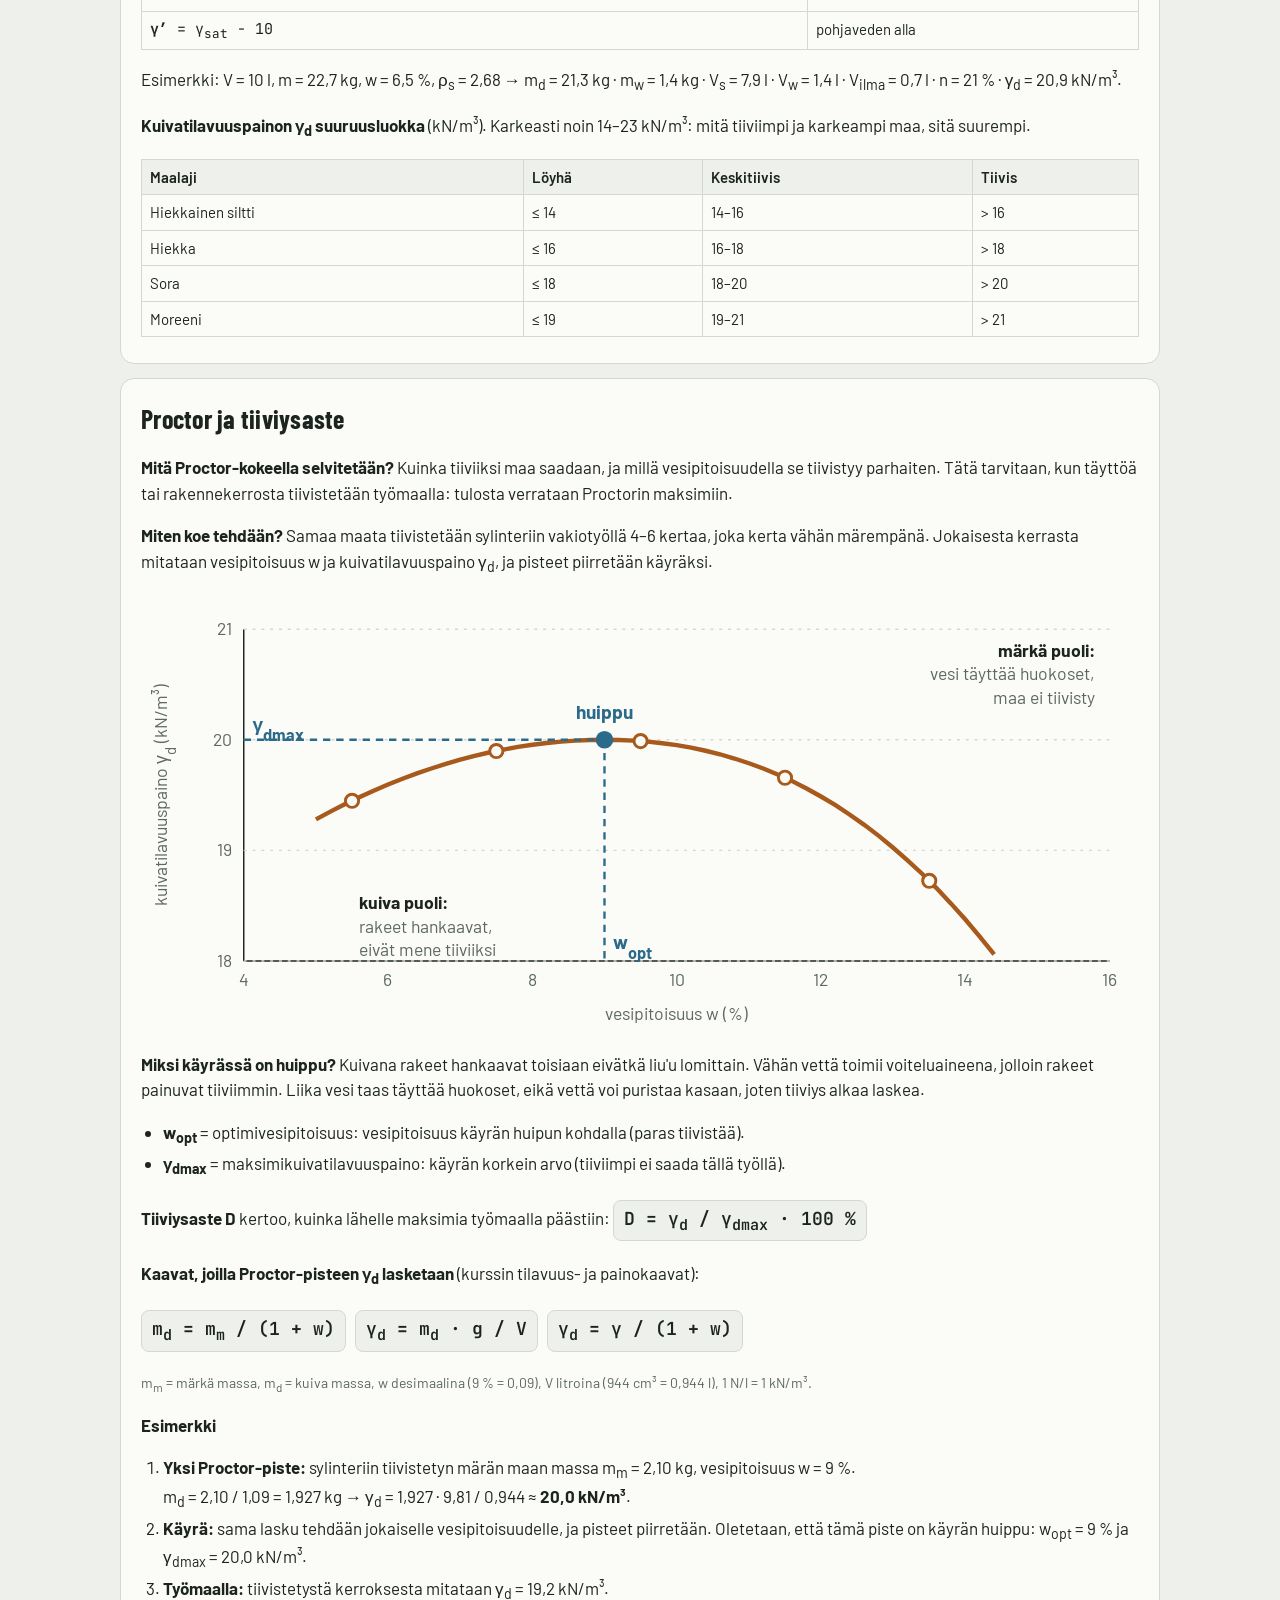
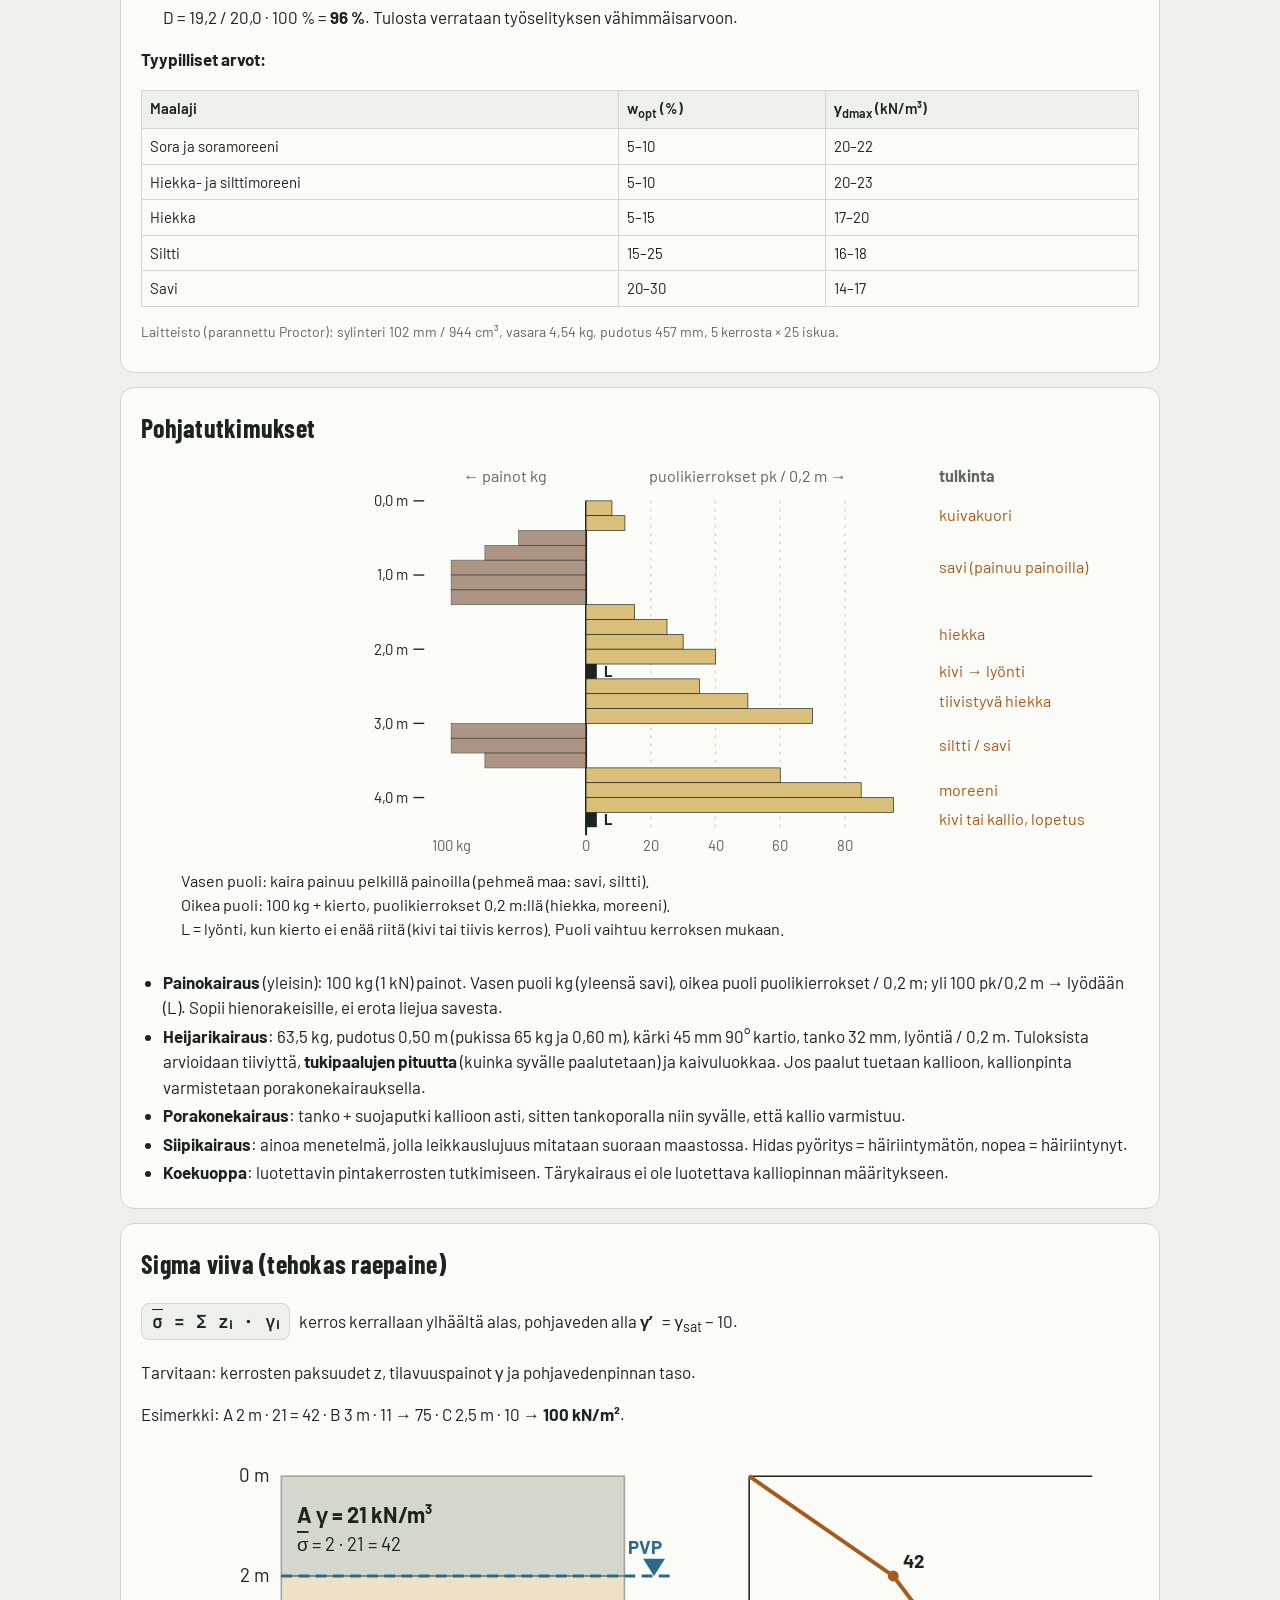
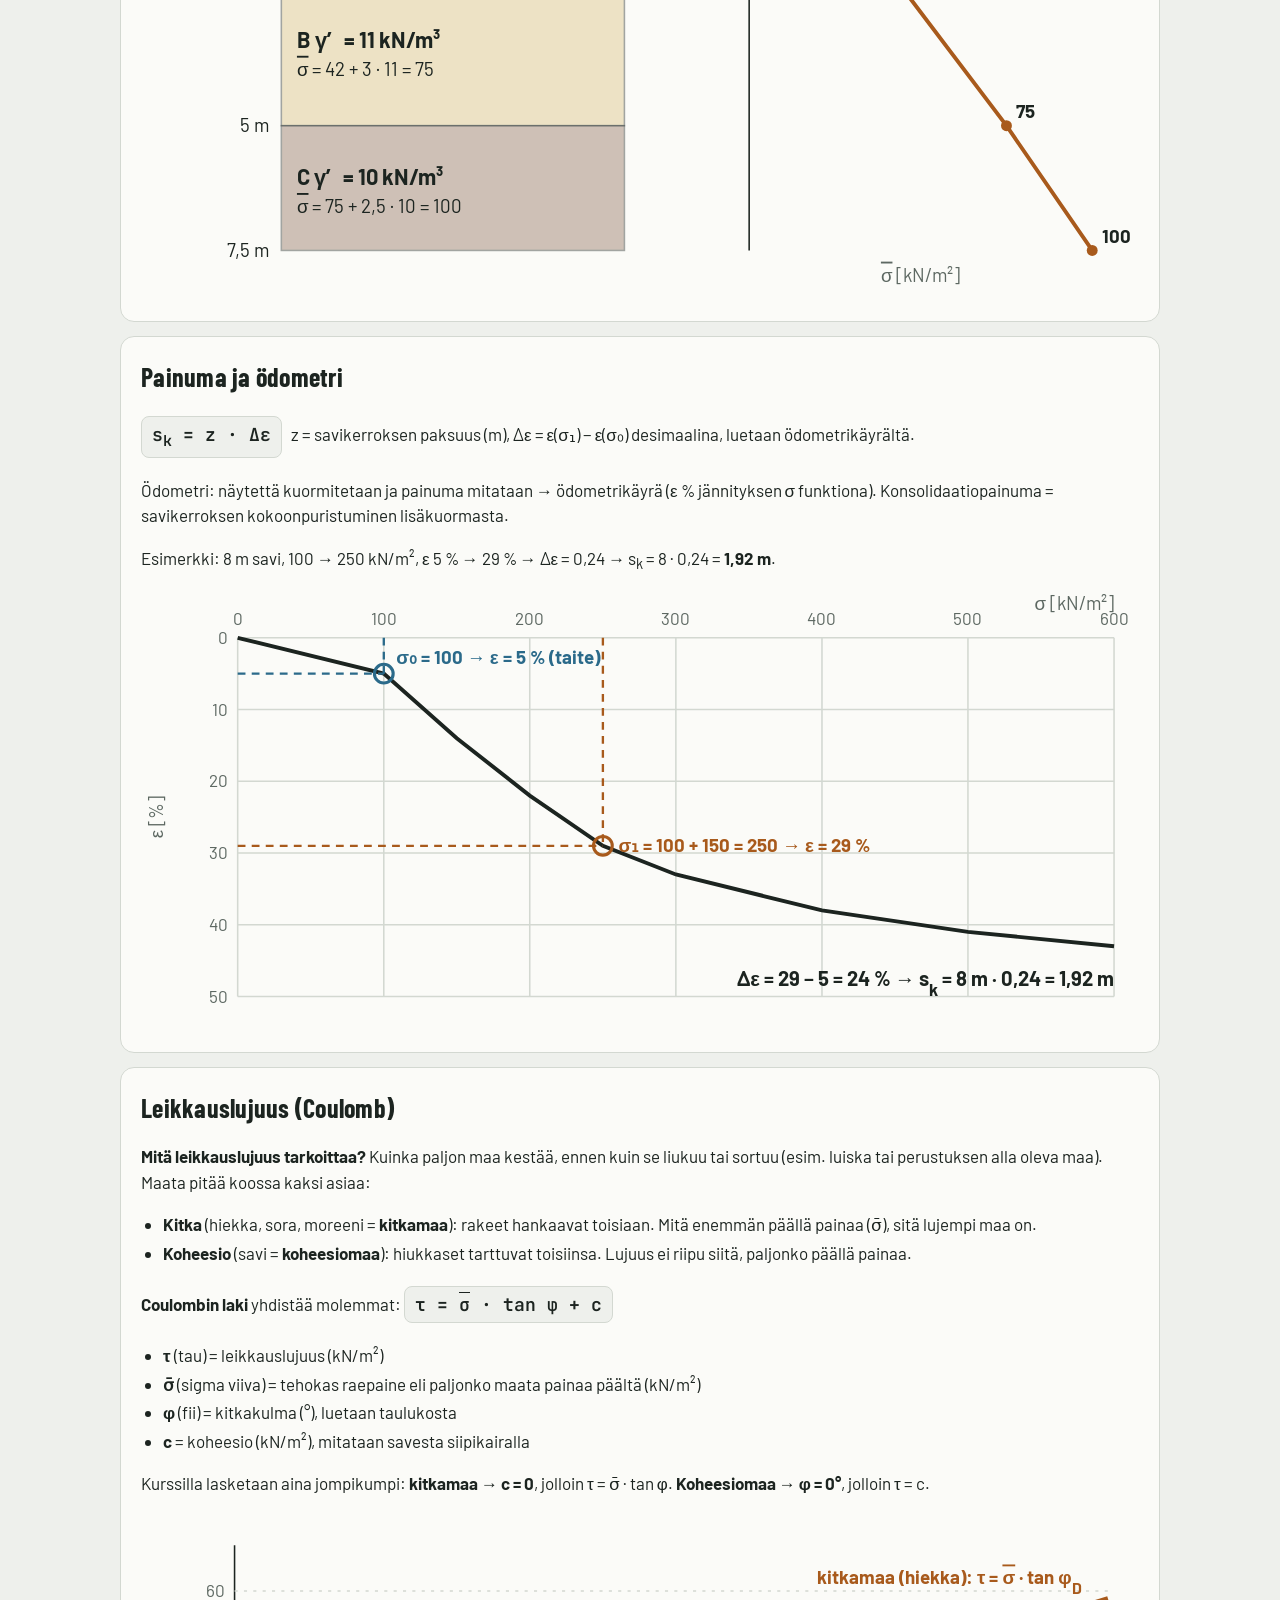
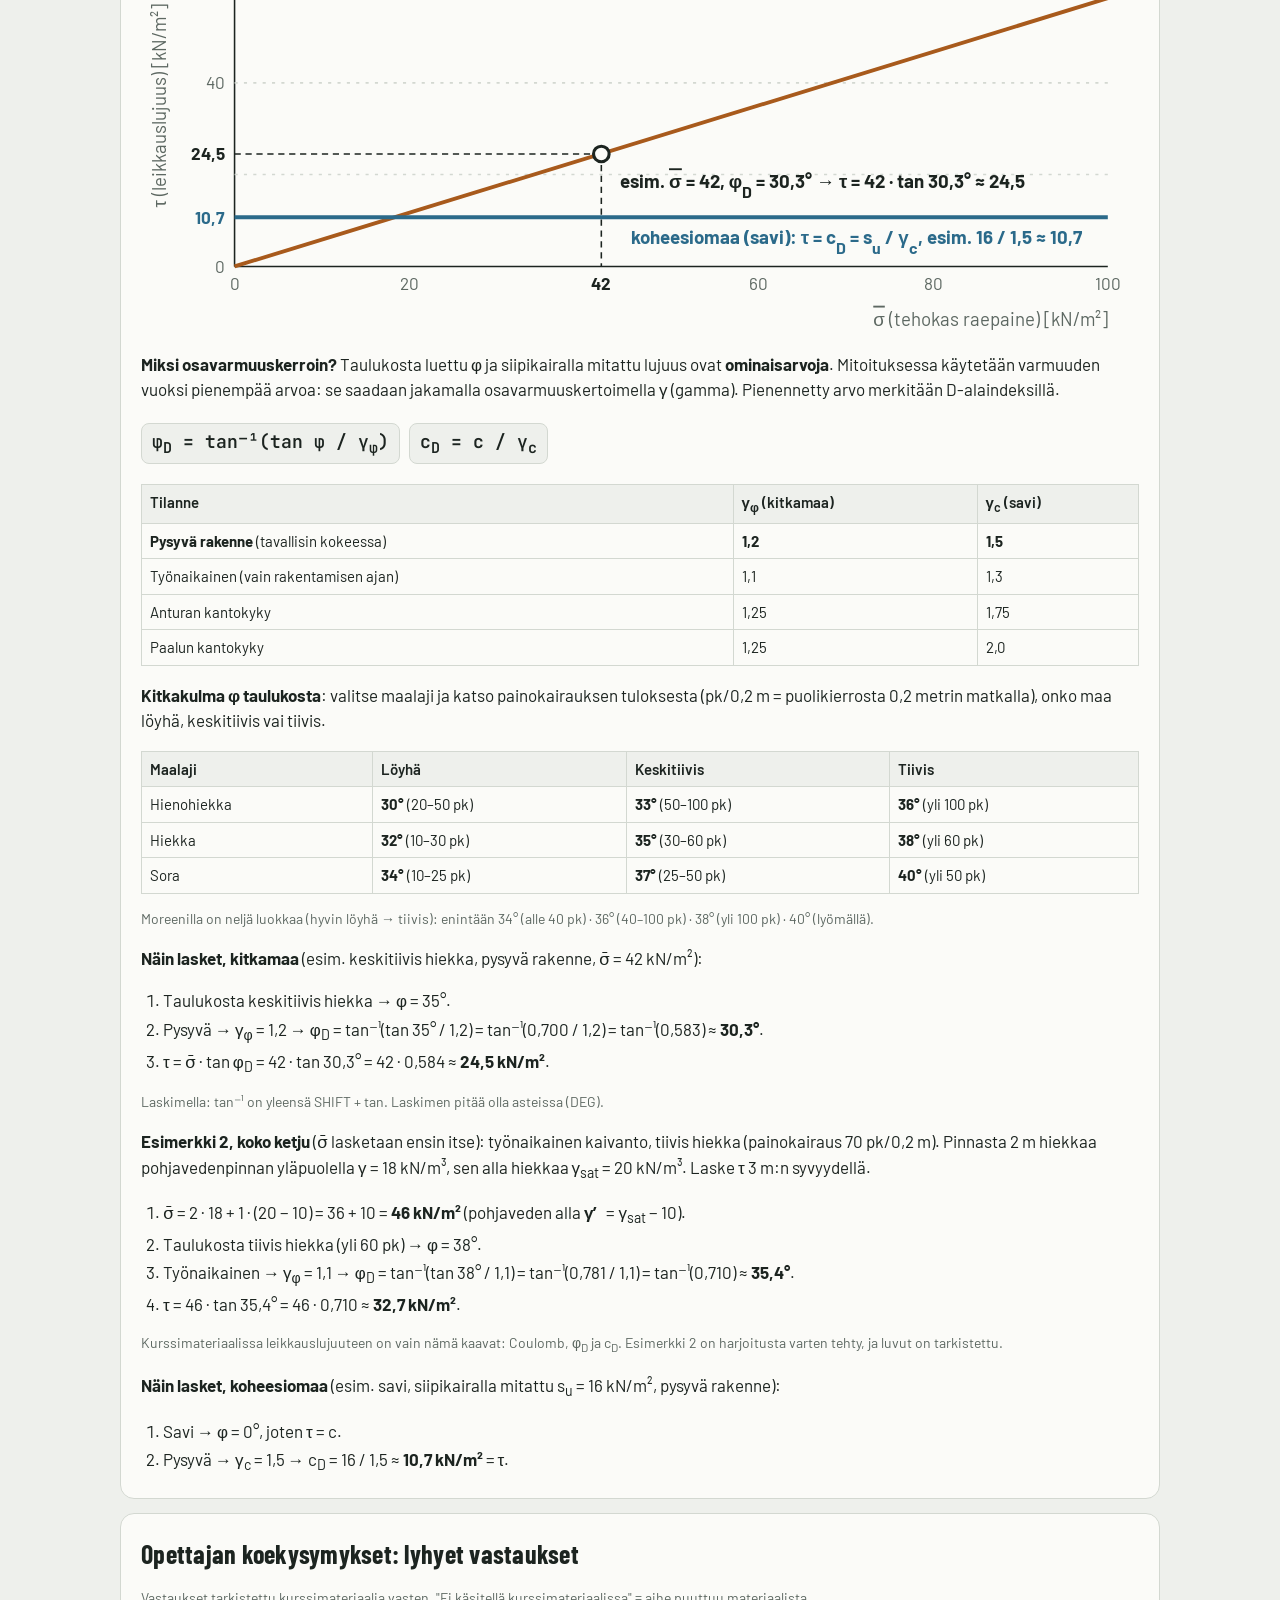
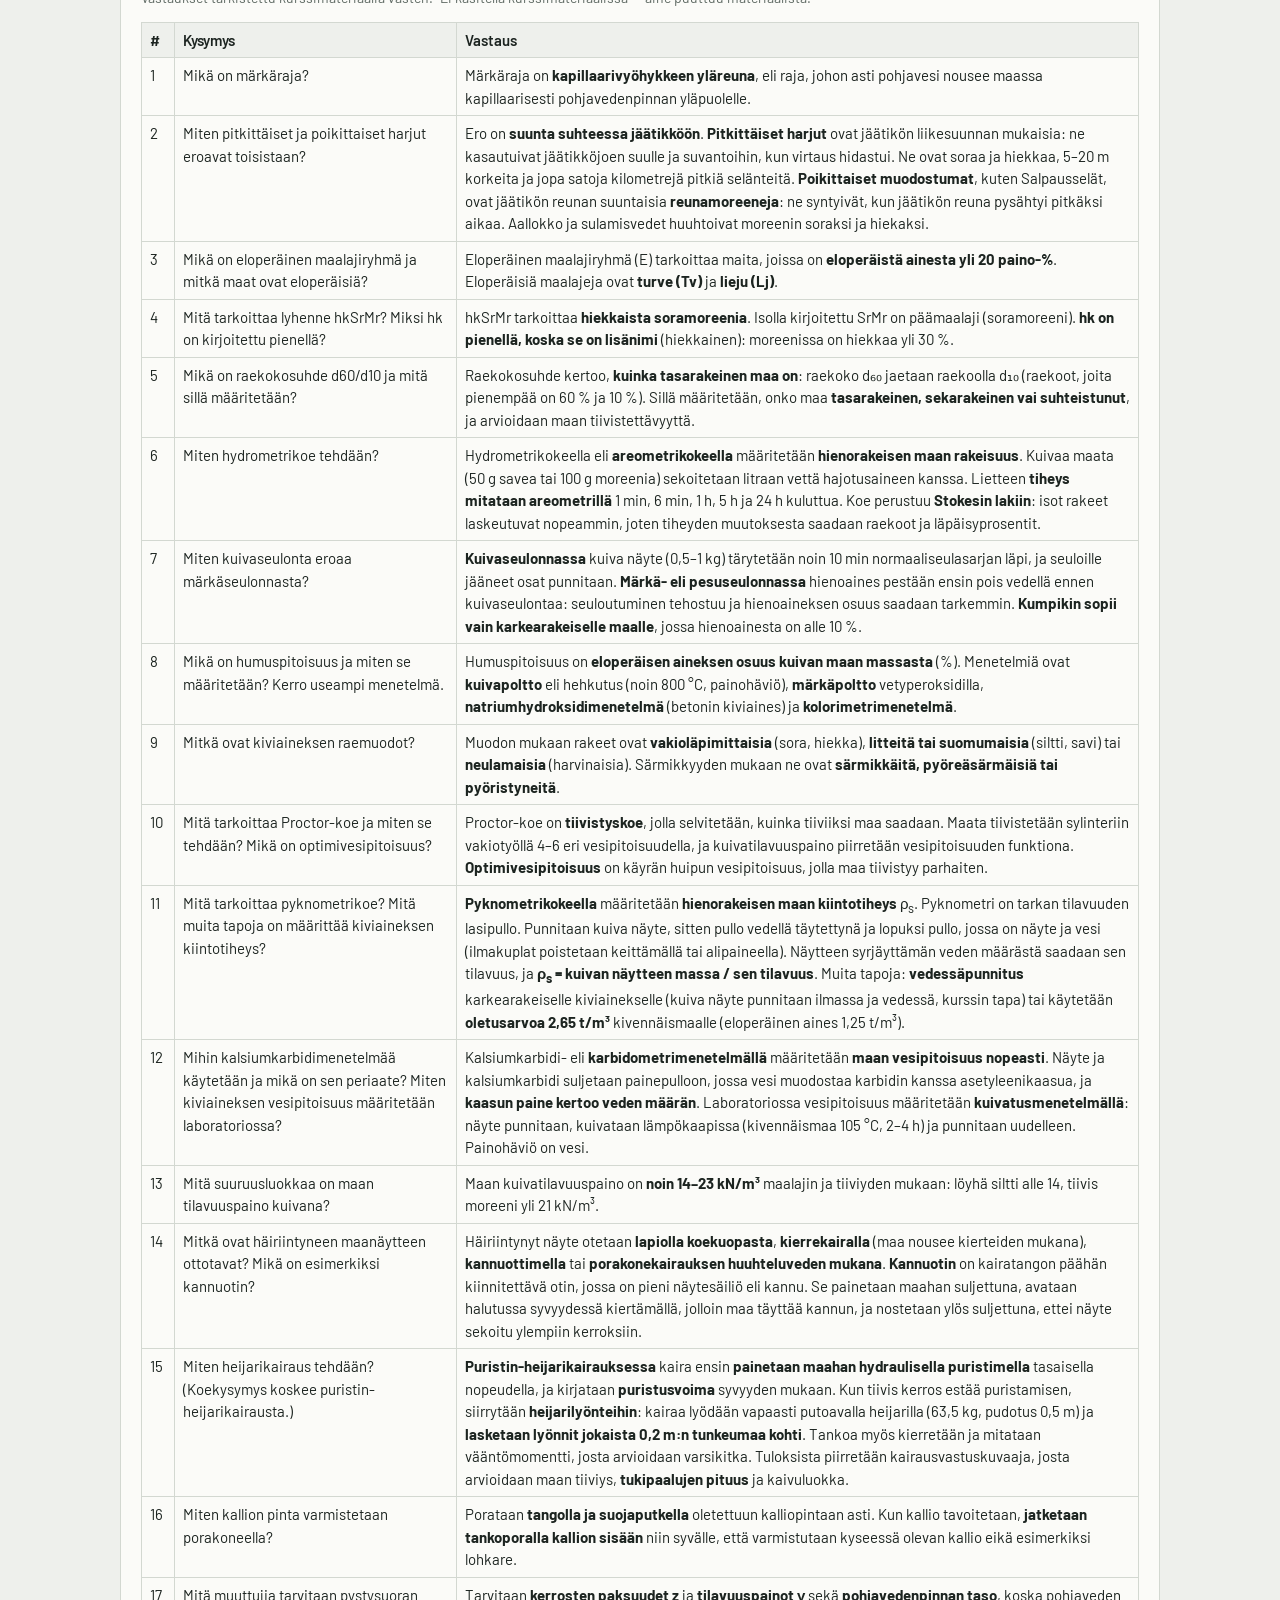
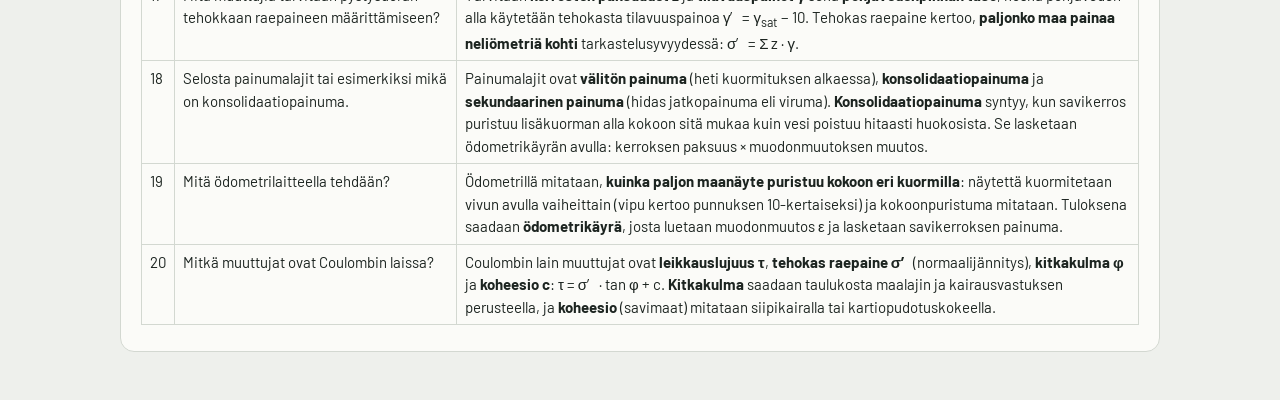
<file: geotekniikka/apumateriaali.html>
<!doctype html>
<html lang="fi">
<head>
<meta charset="utf-8">
<meta name="viewport" content="width=device-width, initial-scale=1, viewport-fit=cover">
<meta name="robots" content="noindex, nofollow">
<style>:root{color-scheme:light;padding:env(safe-area-inset-top,0px) 0 env(safe-area-inset-bottom,0px)}body{margin:0;font:14px system-ui,sans-serif}img{max-width:100%}[hidden]{display:none!important}</style>
<title>Geotekniikan apumateriaali</title>
<link rel="preconnect" href="https://fonts.googleapis.com">
<link rel="stylesheet" href="https://fonts.googleapis.com/css2?family=Barlow:wght@400;500;600;700&family=Barlow+Condensed:wght@600;700&family=JetBrains+Mono:wght@500&display=swap">
<style>
/* Layout: yksi palsta kuin koepaperi; osat kortteina, ylhäällä tarttuva pistepalkki ja kello. */
:root{
  --bg:#eef0ec; --paper:#fbfbf8; --ink:#1c2420; --muted:#5d6862; --line:#d3d8d1;
  --soil:#a85a1c; --soil-weak:#f3e3d3; --water:#2b6a8a; --water-weak:#dcebf2;
  --ok:#2f7d4a; --ok-weak:#dcefe2; --bad:#b3362b; --bad-weak:#f6dfdc; --warn:#9a6b00;
  --sa:#8c6a54; --si:#b89a6a; --hk:#d9bf7a; --sr:#9aa38c;
  --f-disp:"Barlow Condensed","Arial Narrow",Arial,sans-serif;
  --f-body:"Barlow","Segoe UI",Roboto,Arial,sans-serif;
  --f-num:"JetBrains Mono",ui-monospace,Consolas,monospace;
}
@media (prefers-color-scheme: dark){:root:not([data-theme="light"]){
  --bg:#141917; --paper:#1c2320; --ink:#e7ece8; --muted:#9aa6a0; --line:#323c37;
  --soil:#e0904d; --soil-weak:#3a2a1c; --water:#6fb3d6; --water-weak:#1c3340;
  --ok:#5fc283; --ok-weak:#1c3526; --bad:#ef7a6e; --bad-weak:#3d2220; --warn:#e3b54a;
  --sa:#a88a72; --si:#c9ad7e; --hk:#c7ad68; --sr:#8f9a80; color-scheme:dark}}
:root[data-theme="dark"]{
  --bg:#141917; --paper:#1c2320; --ink:#e7ece8; --muted:#9aa6a0; --line:#323c37;
  --soil:#e0904d; --soil-weak:#3a2a1c; --water:#6fb3d6; --water-weak:#1c3340;
  --ok:#5fc283; --ok-weak:#1c3526; --bad:#ef7a6e; --bad-weak:#3d2220; --warn:#e3b54a;
  --sa:#a88a72; --si:#c9ad7e; --hk:#c7ad68; --sr:#8f9a80; color-scheme:dark}
*{box-sizing:border-box}
[hidden]{display:none!important}
.versio{font-size:14px;color:var(--muted)} .vastuu{border:1px solid var(--warn);background:var(--soil-weak);border-radius:10px;padding:10px 14px;font-size:15px;margin:8px 0 0}
body{background:var(--bg);color:var(--ink);font:400 17px/1.5 var(--f-body);padding-left:max(16px,env(safe-area-inset-left,0px));padding-right:max(16px,env(safe-area-inset-right,0px));padding-block:0 48px}
body::before{content:"";position:fixed;inset:0 0 auto;height:env(safe-area-inset-top,0px);z-index:10;background:var(--paper)}
.wrap{max-width:1040px;margin:0 auto}
h1,h2,h3{font-family:var(--f-disp);letter-spacing:.01em;text-wrap:balance;margin:0}
h1{font-size:clamp(34px,6vw,48px);line-height:1}
h2{font-size:26px}
.num{font-family:var(--f-num);font-variant-numeric:tabular-nums}
.top{position:sticky;top:env(safe-area-inset-top,0px);z-index:5;background:var(--paper);border-bottom:1px solid var(--line);margin:0 calc(-1*max(16px,env(safe-area-inset-left,0px)));padding:10px max(16px,env(safe-area-inset-left,0px))}
.top .in{max-width:1040px;margin:0 auto;display:flex;gap:12px;align-items:center;flex-wrap:wrap}
.pill{font:600 15.5px var(--f-body);padding:6px 14px;border-radius:999px;background:var(--bg);border:1px solid var(--line)}
.pill.ok{background:var(--ok-weak);color:var(--ok);border-color:transparent}
.pill.bad{background:var(--bad-weak);color:var(--bad);border-color:transparent}
.sp{flex:1}
button{font:600 15px var(--f-body);color:var(--ink);background:var(--paper);border:1px solid var(--line);border-radius:10px;padding:8px 14px;cursor:pointer}
button.main{background:var(--soil);border-color:var(--soil);color:#fff}
button:focus-visible,input:focus-visible,select:focus-visible{outline:3px solid var(--water);outline-offset:2px}
header.hero{padding:34px 0 18px;display:grid;gap:10px}
header.hero{position:relative}
header.hero .pieni{font-size:15.5px}
.hero-yla{display:grid;grid-template-columns:minmax(0,1fr) 210px;gap:24px 40px;align-items:center}
.hero-teksti{display:grid;gap:12px;min-width:0}
.hero-teksti .meta{max-width:none}
.nappi-linkki{display:inline-flex;gap:8px;align-items:baseline;flex-wrap:wrap;font:600 17px var(--f-body);color:var(--paper);background:var(--water);border-radius:10px;padding:10px 18px;text-decoration:none}
.nappi-linkki .pieni{color:inherit;opacity:.85}
.nappi-linkki:hover{filter:brightness(1.1)}
.nappi-linkki.pieni-nappi{font-size:15px;padding:8px 14px}
.maskotti{width:100%;height:auto;display:block}
@media (max-width:720px){.hero-yla{grid-template-columns:1fr}.maskotti{width:150px;margin:0 auto;order:-1}}
.meta{color:var(--muted);font-size:18.5px;line-height:1.6;max-width:62ch}
.meta b{color:var(--ink)}
.rakenne{display:flex;flex-wrap:wrap;gap:8px;margin-top:6px}
.osa{background:var(--paper);border:1px solid var(--line);border-radius:14px;padding:20px 20px 16px;margin-top:18px}
.osa-h{display:flex;align-items:baseline;gap:12px;flex-wrap:wrap;border-bottom:1px solid var(--line);padding-bottom:10px;margin-bottom:14px}
.osa-h .p{margin-left:auto;font:600 15px var(--f-body);color:var(--muted)}
.tehtava{color:var(--ink);max-width:70ch}
.tehtava p{margin:.4em 0}
table{border-collapse:collapse;font-size:15px}
.tw{overflow-x:auto;margin:10px 0}
th,td{border:1px solid var(--line);padding:6px 8px;text-align:center;white-space:nowrap}
th{background:var(--bg);font-weight:600}
input[type=text],input[type=number],select{font:500 16px var(--f-num);color:var(--ink);background:var(--bg);border:1px solid var(--line);border-radius:8px;padding:6px 8px;width:7.5em}
.vast label.valinta{grid-column:1/-1}
.vast label.valinta select{width:auto;max-width:100%;align-self:flex-start}
input.leveä{width:16em;font-family:var(--f-body)}
td input{width:5.2em;padding:4px 6px}
.vast{display:grid;grid-template-columns:repeat(auto-fill,minmax(210px,1fr));gap:10px 16px;margin:12px 0}
.vast label{display:flex;flex-direction:column;gap:4px;font-size:15px;color:var(--muted)}
.vast label span.u{font-size:13px}
.ok-i{border-color:var(--ok)!important;background:var(--ok-weak)!important}
.syotevirhe{display:block;font:500 13px var(--f-body);color:var(--bad);margin-top:2px}
.vaara-i{border-color:var(--warn)!important}
.bad-i{border-color:var(--bad)!important;background:var(--bad-weak)!important}
.ratk{margin-top:12px;border-left:4px solid var(--water);background:var(--water-weak);border-radius:0 10px 10px 0;padding:10px 14px;font-size:16px}
.ratk[hidden]{display:none}
.kys{border-top:1px solid var(--line);padding:14px 0}
.kys:first-of-type{border-top:none}
.kys .q{font-weight:600}
.kys .aihe{font-size:13px;color:var(--muted);text-transform:uppercase;letter-spacing:.06em}
textarea{width:100%;min-height:70px;font:400 16px var(--f-body);color:var(--ink);background:var(--bg);border:1px solid var(--line);border-radius:8px;padding:8px;margin-top:6px}
.arvio{display:flex;gap:6px;flex-wrap:wrap;margin-top:8px;align-items:center}
.arvio button.on{background:var(--ink);color:var(--paper);border-color:var(--ink)}
.rivi{display:flex;gap:10px;flex-wrap:wrap;align-items:center;margin-top:10px}
.tila{font-weight:600;font-size:15px}
.tila.ok{color:var(--ok)} .tila.bad{color:var(--bad)}
svg text{font-family:var(--f-body)}
.kuva{width:100%;max-width:100%;height:auto;display:block;margin:8px 0}
.tulos{background:var(--paper);border:2px solid var(--line);border-radius:14px;padding:20px;margin-top:22px;display:grid;gap:8px}
.tulos.lapi{border-color:var(--ok)} .tulos.hyl{border-color:var(--bad)}
.arvosana{display:flex;gap:28px;align-items:flex-end;flex-wrap:wrap}
.as-luku{border-radius:14px;padding:6px 18px;background:var(--ok-weak);color:var(--ok);text-align:center}
.as-luku.as0{background:var(--bad-weak);color:var(--bad)}
.as-luku .pieni{color:inherit}
.as-kommentti{font-size:17px;max-width:70ch}
.iso{font:700 56px/1 var(--f-disp)}
.pieni{font-size:14px;color:var(--muted)}
.tabs{display:flex;gap:4px;background:var(--bg);border:1px solid var(--line);border-radius:999px;padding:3px}
.tabs a{font:600 15px var(--f-body);color:var(--muted);text-decoration:none;padding:5px 12px;border-radius:999px}
.tabs a.on{background:var(--ink);color:var(--paper)}
.av .vast label{color:var(--muted)}
/* koeavustajan wizard */
.teht-napit{display:grid;grid-template-columns:repeat(auto-fill,minmax(220px,1fr));gap:10px}
.teht-nappi{display:grid;gap:4px;text-align:left;padding:14px 16px;border-radius:12px;background:var(--bg);border:1.5px solid var(--line)}
.teht-nappi b{font:700 19px var(--f-disp)} .teht-nappi span{font-size:14px;color:var(--muted);font-weight:400}
.teht-nappi:hover{border-color:var(--water)}
.kysymys{margin:8px 0 14px} .k-otsikko{font-weight:600;margin-bottom:6px}
.k-napit{display:flex;flex-wrap:wrap;gap:8px} .k-nappi{position:relative}
.k-nappi input{position:absolute;opacity:0;width:1px;height:1px}
.k-nappi span{display:inline-block;padding:8px 14px;border:1.5px solid var(--line);border-radius:999px;background:var(--bg);cursor:pointer;font-size:15px}
.k-nappi input:checked+span{background:var(--water);border-color:var(--water);color:var(--paper);font-weight:600}
.k-nappi input:focus-visible+span{outline:3px solid var(--water);outline-offset:2px}
h3.vaihe{display:flex;align-items:center;gap:10px;font:700 20px var(--f-disp);margin:20px 0 8px}
h3.vaihe span{display:inline-grid;place-items:center;width:28px;height:28px;border-radius:50%;background:var(--soil);color:var(--paper);font-size:15px;flex:none}
button.takaisin{margin:2px 0 4px}
button.bad{background:var(--bad-weak);border-color:var(--bad);color:var(--bad)}
table.opas th,table.opas td{white-space:normal;text-align:left} table.opas a{font-weight:700;color:var(--water)}
.tulosrivi{display:grid;grid-template-columns:repeat(auto-fill,minmax(170px,1fr));gap:8px;margin:12px 0}
.tulosrivi div{background:var(--bg);border:1px solid var(--line);border-radius:10px;padding:8px 10px}
.tulosrivi b{display:block;font:500 20px var(--f-num)}
.tulosrivi span{font-size:13px;color:var(--muted)}
.kerros td input{width:4.6em}
.vaiheet{font-size:15px;line-height:1.6}
.merkit{margin:10px 0;background:var(--bg);border:1px solid var(--line);border-radius:10px;padding:8px 12px;font-size:15px}
.merkit summary{cursor:pointer;font-weight:600;color:var(--muted)}
.merkit dl{display:grid;grid-template-columns:max-content 1fr;gap:4px 12px;margin:8px 0 2px}
.merkit dt{font:600 15px var(--f-num);color:var(--soil)}
.merkit dd{margin:0}
.vinkit{margin-top:10px}
.nain{margin:10px 0;border:1px solid var(--water);border-radius:10px;padding:8px 12px;background:var(--water-weak);font-size:16px}
.nain summary{cursor:pointer;font-weight:700;color:var(--water)}
.nain ol{margin:8px 0;padding-left:22px;display:grid;gap:4px}
.nain p{margin:6px 0}
.ratk .nain{background:var(--paper)}
.vinkki{border-left:4px solid var(--warn);background:var(--soil-weak);border-radius:0 10px 10px 0;padding:8px 12px;margin-top:8px;font-size:15px}

/* Rakeisuus: seulat allekkain, käyrä vieressä läppärillä (Mikko 27.11.2026: ei sivuttaisvieritystä) */
.rak-grid{display:grid;gap:16px;align-items:start;margin:10px 0}
.rak-grid>*{min-width:0}
.rak-grid .tw{margin:0}
table.pysty td input{width:5.4em;padding:3px 6px}
table.pysty th,table.pysty td{padding:3px 8px}
table.pysty th:first-child{text-align:center}
@media (min-width:820px){.rak-grid{grid-template-columns:auto 1fr} #rkuva{position:sticky;top:calc(env(safe-area-inset-top,0px) + 64px)}}
@media (max-width:520px){ .osa{padding:16px 14px} h2{font-size:23px} }
.tkuva{max-width:680px}
.kaavapolku{margin:6px 0 4px;padding-left:4px;list-style:none;display:grid;gap:4px;font-size:15px;color:var(--ink)}
.vast label span.lab .u{display:block}
.lukuohje{margin:10px 0;border:1px solid var(--line);background:var(--bg);border-radius:10px;padding:8px 14px;font-size:15px}
.lukuohje ol{margin:6px 0;padding-left:22px;display:grid;gap:3px}
@media (max-width:520px){ .osa{padding:16px 10px} th{white-space:normal} th,td,table.pysty th,table.pysty td{padding:4px 4px} td input,table.pysty td input,.kerros td input{width:4.1em;padding:3px 4px;font-size:15px} table{font-size:14px} table.pysty td input{width:3.8em} }
@media (prefers-reduced-motion:reduce){*{transition:none!important}}

.am h2{margin:0 0 8px}
.am .osa{margin-top:14px;scroll-margin-top:72px}
.am table{width:100%} .am td,.am th{white-space:normal;text-align:left;vertical-align:top}
.kaava{font:600 18px var(--f-num);background:var(--bg);border:1px solid var(--line);border-radius:8px;padding:6px 10px;display:inline-block;margin:3px 0}
.am ol,.am ul{margin:6px 0;padding-left:22px} .am li{margin:3px 0}
.sisalto{display:flex;flex-wrap:wrap;gap:6px;margin-top:8px} .sisalto a{font:600 15.5px var(--f-body);color:var(--ink);background:var(--paper);border:1px solid var(--line);border-radius:999px;padding:6px 14px;text-decoration:none}
.pieni2{font-size:14px;color:var(--muted)}
#merkit td:first-child{font-weight:700}
.symbolit{display:grid;grid-template-columns:repeat(auto-fill,minmax(210px,1fr));gap:10px 18px;margin:6px 0 10px} .symb{display:flex;gap:10px;align-items:center;font-size:17px} .symb svg{flex:none}
</style>
</head>
<body>
<div class="top"><div class="in">
  <strong style="font-family:var(--f-disp);font-size:20px">Geotekniikka</strong>
  <span class="pill">Apumateriaali</span>
  <span class="sp"></span>
  <a class="nappi-linkki pieni-nappi" href="https://komentorivi.github.io/geotekniikka/" target="_blank" rel="noopener" title="Harjoituskoe aukeaa uuteen välilehteen">📝 Harjoituskoe</a>
</div></div>
<div class="wrap am">
<header class="hero"><div class="hero-yla"><div class="hero-teksti"><h1>Geotekniikan apumateriaali</h1>
<p class="meta">Kaavat, maalajien nimet, rajat ja taulukot kokeen järjestyksessä. Koottu kurssin materiaalista (luentokalvot, kirjan otteet, tuntimuistiinpanot). Käytä tätä harjoituskokeen rinnalla: jokainen osio vastaa yhtä kokeen tehtävää.</p></div>
<svg class="maskotti" viewBox="0 0 240 300" role="img" aria-label="Piirroshahmo: geoteknikko kypärässä ja huomioliivissä, kairatanko ja kaavalehtiö kädessä">
  <!-- maakerrokset jalkojen alla -->
  <rect x="10" y="262" width="220" height="14" fill="var(--hk)" opacity=".8"/>
  <rect x="10" y="276" width="220" height="14" fill="var(--sa)" opacity=".7"/>
  <rect x="10" y="290" width="220" height="8" fill="var(--sr)" opacity=".7"/>
  <!-- puhekupla -->
  <rect x="128" y="8" width="104" height="44" rx="12" fill="var(--paper)" stroke="var(--ink)" stroke-width="2"/>
  <path d="M146 52 l-8 14 l20 -14 z" fill="var(--paper)" stroke="var(--ink)" stroke-width="2" stroke-linejoin="round"/>
  <path d="M141 51 h18" stroke="var(--paper)" stroke-width="3"/>
  <text x="180" y="27" text-anchor="middle" font-size="13" font-weight="700" fill="var(--ink)">Kaavat</text>
  <text x="180" y="43" text-anchor="middle" font-size="13" font-weight="700" fill="var(--ink)">tässä!</text>
  <!-- kairatanko -->
  <rect x="44" y="96" width="7" height="170" rx="2" fill="#9aa0a6" stroke="var(--ink)" stroke-width="1.5"/>
  <rect x="30" y="92" width="35" height="8" rx="3" fill="#6b7177" stroke="var(--ink)" stroke-width="1.5"/>
  <path d="M44 266 l3.5 10 l3.5 -10 z" fill="#6b7177" stroke="var(--ink)" stroke-width="1.2"/>
  <!-- jalat ja saappaat -->
  <rect x="92" y="208" width="20" height="50" rx="6" fill="#3d4a5c" stroke="var(--ink)" stroke-width="2"/>
  <rect x="122" y="208" width="20" height="50" rx="6" fill="#3d4a5c" stroke="var(--ink)" stroke-width="2"/>
  <path d="M86 256 h30 v8 h-34 q0 -8 4 -8 z" fill="#2b2b2b" stroke="var(--ink)" stroke-width="2"/>
  <path d="M120 256 h30 q4 0 4 8 h-34 z" fill="#2b2b2b" stroke="var(--ink)" stroke-width="2"/>
  <!-- vartalo: sininen paita ja huomioliivi -->
  <path d="M84 128 q33 -14 66 0 l4 86 h-74 z" fill="#4a6fa5" stroke="var(--ink)" stroke-width="2"/>
  <path d="M92 126 q25 -9 50 0 l3 88 h-56 z" fill="#f2a900" stroke="var(--ink)" stroke-width="2"/>
  <rect x="90" y="166" width="56" height="6" fill="#e9eef2" opacity=".95"/>
  <rect x="90" y="188" width="56" height="6" fill="#e9eef2" opacity=".95"/>
  <path d="M117 124 v90" stroke="var(--ink)" stroke-width="1.5" opacity=".6"/>
  <!-- vasen käsi pitää kairatankoa -->
  <path d="M86 134 q-26 10 -32 30" fill="none" stroke="#4a6fa5" stroke-width="14" stroke-linecap="round"/>
  <path d="M86 134 q-26 10 -32 30" fill="none" stroke="var(--ink)" stroke-width="16" stroke-linecap="round" opacity="0"/>
  <circle cx="50" cy="166" r="9" fill="#f0c7a0" stroke="var(--ink)" stroke-width="2"/>
  <!-- oikea käsi nyrkki pystyssä -->
  <g transform="rotate(8 192 140)"><rect x="164" y="104" width="56" height="72" rx="5" fill="var(--paper)" stroke="var(--ink)" stroke-width="2"/><rect x="182" y="99" width="20" height="9" rx="3" fill="#6b7177" stroke="var(--ink)" stroke-width="1.5"/><text x="192" y="128" text-anchor="middle" font-size="12" font-weight="700" fill="var(--ink)">σ′ = γh</text><path d="M172 140 h40 M172 151 h32 M172 162 h36" stroke="var(--muted)" stroke-width="2" stroke-linecap="round"/></g><path d="M150 134 q14 8 22 14" fill="none" stroke="#4a6fa5" stroke-width="14" stroke-linecap="round"/>
  <circle cx="174" cy="150" r="9" fill="#f0c7a0" stroke="var(--ink)" stroke-width="2"/>
  
  <!-- pää: pyöreät kasvot, kypärä -->
  <rect x="110" y="106" width="14" height="14" fill="#f0c7a0" stroke="var(--ink)" stroke-width="2"/>
  <circle cx="117" cy="88" r="24" fill="#f0c7a0" stroke="var(--ink)" stroke-width="2"/>
  <circle cx="108" cy="88" r="2.8" fill="var(--ink)"/>
  <circle cx="126" cy="88" r="2.8" fill="var(--ink)"/>
  <path d="M107 98 q10 9 20 0" fill="none" stroke="var(--ink)" stroke-width="2.2" stroke-linecap="round"/>
  <circle cx="102" cy="96" r="3.5" fill="#e8998d" opacity=".6"/><circle cx="132" cy="96" r="3.5" fill="#e8998d" opacity=".6"/>
  <path d="M90 78 q27 -34 54 0 z" fill="var(--soil)" stroke="var(--ink)" stroke-width="2"/>
  <rect x="84" y="74" width="66" height="8" rx="4" fill="var(--soil)" stroke="var(--ink)" stroke-width="2"/>
  <path d="M117 58 v16" stroke="var(--ink)" stroke-width="1.5" opacity=".5"/>
</svg></div>
<p class="vastuu" role="note"><b>Huom:</b> Apumateriaali on opiskelijan tekemä. Se on koottu tekoälyn avulla Moodlessa jaetusta kurssimateriaalista, eikä tekijä vastaa siitä, että kaavat, luvut tai vastaukset ovat oikein. Jos jokin näyttää oudolta, kurssimateriaali on aina oikeassa. Palautteet, korjaukset ja kehitysideat: <a href="mailto:mikko.kauppinen3@metropolia.fi">mikko.kauppinen3@metropolia.fi</a><br><span class="versio"><b>Beta-versio 0.8.1</b> · päivitetty 27.11.2026 klo 23.11 · korjauksia saattaa vielä tulla</span></p>
<nav class="sisalto"><a href="#merkit">Merkit</a><a href="#synty">Maaperä ja pohjavesi</a><a href="#maalajit">Maalajit</a><a href="#nimeaminen">Nimeäminen</a><a href="#rakeisuus">Rakeisuus</a><a href="#tilavuus">Tilavuus ja paino</a><a href="#proctor">Proctor</a><a href="#tutkimukset">Pohjatutkimukset</a><a href="#sigma">Sigma viiva</a><a href="#painuma">Painuma</a><a href="#leikkaus">Leikkauslujuus</a><a href="#kysymykset">Koekysymykset</a></nav>
</header>

<section class="osa" id="merkit"><h2>Merkit ja yksiköt</h2><p class="pieni2">Eniten käytetyt ylimpänä (sigma viiva ja painuma), harvemmin tarvittavat alempana.</p><div class="tw"><table>
<tr><th>Merkki</th><th>Mitä tarkoittaa</th><th>Yksikkö</th></tr>
<tr><td>σ̄ ("sigma viiva")</td><td>pystysuora tehokas raepaine: paljonko yläpuolinen maa painaa neliömetriä kohti</td><td>kN/m²</td></tr>
<tr><td>γ ("gamma")</td><td>tilavuuspaino</td><td>kN/m³</td></tr>
<tr><td>γ<sub>sat</sub></td><td>vedellä kyllästetyn maan tilavuuspaino (pohjaveden alla)</td><td>kN/m³</td></tr>
<tr><td><b>γ′</b></td><td>tehokas tilavuuspaino pohjaveden alla = γ<sub>sat</sub> − 10 (noste vähennetty)</td><td>kN/m³</td></tr>
<tr><td>γ<sub>w</sub></td><td>veden tilavuuspaino ≈ 10</td><td>kN/m³</td></tr>
<tr><td>σ</td><td>jännitys eli kuormitus (σ₀ alussa, σ₁ lopussa)</td><td>kN/m²</td></tr>
<tr><td>ε ("epsilon") / Δε</td><td>muodonmuutos ödometrikäyrältä / sen muutos</td><td>%</td></tr>
<tr><td>s<sub>k</sub></td><td>konsolidaatiopainuma</td><td>m</td></tr>
<tr><td>w</td><td>vesipitoisuus = m<sub>w</sub> / m<sub>d</sub> · 100 %</td><td>%</td></tr>
<tr><td>ρ<sub>s</sub></td><td>kiintotiheys (kivennäismaa 2,6–2,8, laskuissa 2,65; eloperäinen 1,25)</td><td>t/m³</td></tr>
<tr><td>γ<sub>d</sub></td><td>kuivatilavuuspaino</td><td>kN/m³</td></tr>
<tr><td>g</td><td>9,81 m/s² (kg · 9,81 = N; 1 N/l = 1 kN/m³). Kirjan esimerkeissä g ≈ 10.</td><td>m/s²</td></tr>
<tr><td>d₁₀, d₅₀, d₆₀</td><td>raekoko, jota pienempää on 10 / 50 / 60 % (d₅₀ = keskiraekoko)</td><td>mm</td></tr>
<tr><td>Cu</td><td>raekokosuhde d₆₀ / d₁₀</td><td>–</td></tr>
<tr><td>c / c<sub>D</sub></td><td>koheesio / laskenta-arvo</td><td>kN/m²</td></tr>
<tr><td>τ ("tau")</td><td>leikkauslujuus</td><td>kN/m²</td></tr>
<tr><td>φ ("fii") / φ<sub>D</sub></td><td>kitkakulma (ominaisarvo taulukosta) / suunnitteluarvo</td><td>°</td></tr>
<tr><td>γ<sub>φ</sub>, γ<sub>c</sub></td><td>osavarmuuskertoimet (ks. leikkauslujuus)</td><td>–</td></tr>
<tr><td>n / e</td><td>huokoisuus n = V<sub>h</sub> / V · 100 % · huokosluku e = V<sub>h</sub> / V<sub>s</sub></td><td>% / –</td></tr>
<tr><td>Sr</td><td>kyllästysaste = V<sub>w</sub> / V<sub>h</sub> · 100 %</td><td>%</td></tr>
<tr><td>w<sub>opt</sub>, γ<sub>dmax</sub>, D</td><td>optimivesipitoisuus, maksimikuivatilavuuspaino, tiiviysaste</td><td>%, kN/m³, %</td></tr>
</table></div></section>

<section class="osa" id="synty"><h2>Maaperä ja pohjavesi</h2><svg class="kuva" viewBox="0 0 720 254" role="img" aria-label="Vesivyöhykkeet maassa ja märkäraja"><g transform="translate(0 14)"><rect x="60" y="20" width="400" height="40" fill="var(--sr)" opacity=".55" stroke="var(--ink)"/><text x="75.0" y="45.0" font-size="13" text-anchor="start" fill="var(--ink)" font-weight="700">Juurivyöhyke</text><rect x="60" y="60" width="400" height="45" fill="var(--hk)" opacity=".55" stroke="var(--ink)"/><text x="75.0" y="87.5" font-size="13" text-anchor="start" fill="var(--ink)" font-weight="700">Vajovesivyöhyke (vesi liikkuu alaspäin)</text><rect x="60" y="105" width="400" height="45" fill="var(--water-weak)" opacity=".55" stroke="var(--ink)"/><text x="75.0" y="132.5" font-size="13" text-anchor="start" fill="var(--ink)" font-weight="700">Kapillaarivyöhyke (pintajännitys nostaa vettä)</text><rect x="60" y="150" width="400" height="65" fill="var(--water)" opacity=".55" stroke="var(--ink)"/><text x="75.0" y="187.5" font-size="13" text-anchor="start" fill="var(--ink)" font-weight="700">Pohjavesivyöhyke (huokoset täynnä vettä)</text><line x1="60" x2="560" y1="105" y2="105" stroke="var(--soil)" stroke-width="2.5"/><text x="470.0" y="101.0" font-size="12" text-anchor="start" fill="var(--soil)" font-weight="700">märkäraja = kapillaarivyöhykkeen yläreuna</text><line x1="60" x2="560" y1="150" y2="150" stroke="var(--water)" stroke-width="2.5" stroke-dasharray="7 4"/><path d="M470,139 l7,11 l7,-11 z" fill="var(--water)"/><text x="490.0" y="146.0" font-size="12" text-anchor="start" fill="var(--water)" font-weight="700">pohjavedenpinta</text><line x1="20" x2="600" y1="20" y2="20" stroke="var(--ink)" stroke-width="3"/><path d="M28,20 l-3,-8 M28,20 l0,-10 M28,20 l3,-8" stroke="var(--ok)" stroke-width="1.6" stroke-linecap="round" fill="none"/><path d="M42,20 l-3,-11 M42,20 l0,-13 M42,20 l3,-11" stroke="var(--ok)" stroke-width="1.6" stroke-linecap="round" fill="none"/><path d="M56,20 l-3,-9 M56,20 l0,-11 M56,20 l3,-9" stroke="var(--ok)" stroke-width="1.6" stroke-linecap="round" fill="none"/><path d="M70,20 l-3,-7 M70,20 l0,-9 M70,20 l3,-7" stroke="var(--ok)" stroke-width="1.6" stroke-linecap="round" fill="none"/><path d="M84,20 l-3,-10 M84,20 l0,-12 M84,20 l3,-10" stroke="var(--ok)" stroke-width="1.6" stroke-linecap="round" fill="none"/><path d="M98,20 l-3,-8 M98,20 l0,-10 M98,20 l3,-8" stroke="var(--ok)" stroke-width="1.6" stroke-linecap="round" fill="none"/><path d="M112,20 l-3,-11 M112,20 l0,-13 M112,20 l3,-11" stroke="var(--ok)" stroke-width="1.6" stroke-linecap="round" fill="none"/><path d="M126,20 l-3,-9 M126,20 l0,-11 M126,20 l3,-9" stroke="var(--ok)" stroke-width="1.6" stroke-linecap="round" fill="none"/><path d="M140,20 l-3,-7 M140,20 l0,-9 M140,20 l3,-7" stroke="var(--ok)" stroke-width="1.6" stroke-linecap="round" fill="none"/><path d="M154,20 l-3,-10 M154,20 l0,-12 M154,20 l3,-10" stroke="var(--ok)" stroke-width="1.6" stroke-linecap="round" fill="none"/><path d="M168,20 l-3,-8 M168,20 l0,-10 M168,20 l3,-8" stroke="var(--ok)" stroke-width="1.6" stroke-linecap="round" fill="none"/><path d="M182,20 l-3,-11 M182,20 l0,-13 M182,20 l3,-11" stroke="var(--ok)" stroke-width="1.6" stroke-linecap="round" fill="none"/><path d="M196,20 l-3,-9 M196,20 l0,-11 M196,20 l3,-9" stroke="var(--ok)" stroke-width="1.6" stroke-linecap="round" fill="none"/><path d="M210,20 l-3,-7 M210,20 l0,-9 M210,20 l3,-7" stroke="var(--ok)" stroke-width="1.6" stroke-linecap="round" fill="none"/><path d="M224,20 l-3,-10 M224,20 l0,-12 M224,20 l3,-10" stroke="var(--ok)" stroke-width="1.6" stroke-linecap="round" fill="none"/><path d="M238,20 l-3,-8 M238,20 l0,-10 M238,20 l3,-8" stroke="var(--ok)" stroke-width="1.6" stroke-linecap="round" fill="none"/><path d="M252,20 l-3,-11 M252,20 l0,-13 M252,20 l3,-11" stroke="var(--ok)" stroke-width="1.6" stroke-linecap="round" fill="none"/><path d="M266,20 l-3,-9 M266,20 l0,-11 M266,20 l3,-9" stroke="var(--ok)" stroke-width="1.6" stroke-linecap="round" fill="none"/><path d="M280,20 l-3,-7 M280,20 l0,-9 M280,20 l3,-7" stroke="var(--ok)" stroke-width="1.6" stroke-linecap="round" fill="none"/><path d="M294,20 l-3,-10 M294,20 l0,-12 M294,20 l3,-10" stroke="var(--ok)" stroke-width="1.6" stroke-linecap="round" fill="none"/><path d="M308,20 l-3,-8 M308,20 l0,-10 M308,20 l3,-8" stroke="var(--ok)" stroke-width="1.6" stroke-linecap="round" fill="none"/><path d="M322,20 l-3,-11 M322,20 l0,-13 M322,20 l3,-11" stroke="var(--ok)" stroke-width="1.6" stroke-linecap="round" fill="none"/><path d="M336,20 l-3,-9 M336,20 l0,-11 M336,20 l3,-9" stroke="var(--ok)" stroke-width="1.6" stroke-linecap="round" fill="none"/><path d="M350,20 l-3,-7 M350,20 l0,-9 M350,20 l3,-7" stroke="var(--ok)" stroke-width="1.6" stroke-linecap="round" fill="none"/><path d="M364,20 l-3,-10 M364,20 l0,-12 M364,20 l3,-10" stroke="var(--ok)" stroke-width="1.6" stroke-linecap="round" fill="none"/><path d="M378,20 l-3,-8 M378,20 l0,-10 M378,20 l3,-8" stroke="var(--ok)" stroke-width="1.6" stroke-linecap="round" fill="none"/><path d="M392,20 l-3,-11 M392,20 l0,-13 M392,20 l3,-11" stroke="var(--ok)" stroke-width="1.6" stroke-linecap="round" fill="none"/><path d="M406,20 l-3,-9 M406,20 l0,-11 M406,20 l3,-9" stroke="var(--ok)" stroke-width="1.6" stroke-linecap="round" fill="none"/><path d="M420,20 l-3,-7 M420,20 l0,-9 M420,20 l3,-7" stroke="var(--ok)" stroke-width="1.6" stroke-linecap="round" fill="none"/><path d="M434,20 l-3,-10 M434,20 l0,-12 M434,20 l3,-10" stroke="var(--ok)" stroke-width="1.6" stroke-linecap="round" fill="none"/><path d="M448,20 l-3,-8 M448,20 l0,-10 M448,20 l3,-8" stroke="var(--ok)" stroke-width="1.6" stroke-linecap="round" fill="none"/><path d="M462,20 l-3,-11 M462,20 l0,-13 M462,20 l3,-11" stroke="var(--ok)" stroke-width="1.6" stroke-linecap="round" fill="none"/><path d="M476,20 l-3,-9 M476,20 l0,-11 M476,20 l3,-9" stroke="var(--ok)" stroke-width="1.6" stroke-linecap="round" fill="none"/><path d="M490,20 l-3,-7 M490,20 l0,-9 M490,20 l3,-7" stroke="var(--ok)" stroke-width="1.6" stroke-linecap="round" fill="none"/><path d="M504,20 l-3,-10 M504,20 l0,-12 M504,20 l3,-10" stroke="var(--ok)" stroke-width="1.6" stroke-linecap="round" fill="none"/><path d="M518,20 l-3,-8 M518,20 l0,-10 M518,20 l3,-8" stroke="var(--ok)" stroke-width="1.6" stroke-linecap="round" fill="none"/><path d="M532,20 l-3,-11 M532,20 l0,-13 M532,20 l3,-11" stroke="var(--ok)" stroke-width="1.6" stroke-linecap="round" fill="none"/><path d="M546,20 l-3,-9 M546,20 l0,-11 M546,20 l3,-9" stroke="var(--ok)" stroke-width="1.6" stroke-linecap="round" fill="none"/><path d="M560,20 l-3,-7 M560,20 l0,-9 M560,20 l3,-7" stroke="var(--ok)" stroke-width="1.6" stroke-linecap="round" fill="none"/><path d="M574,20 l-3,-10 M574,20 l0,-12 M574,20 l3,-10" stroke="var(--ok)" stroke-width="1.6" stroke-linecap="round" fill="none"/><path d="M588,20 l-3,-8 M588,20 l0,-10 M588,20 l3,-8" stroke="var(--ok)" stroke-width="1.6" stroke-linecap="round" fill="none"/><text x="604.0" y="24.0" font-size="12" text-anchor="start" fill="var(--ink)" font-weight="700">maanpinta</text><text x="60.0" y="234.0" font-size="12" text-anchor="start" fill="var(--muted)">Pohjavesi yleensä 2–4 m syvyydellä, alimmillaan talven lopussa.</text></g></svg><ul>
<li>Moreeni on Suomen yleisin maalaji (noin 60 %), lajittumaton ja tiivis.</li>
<li><b>Pitkittäiset harjut</b> ovat jäätikköjokien kerrostumia: sulamisvedet virtasivat jäätikön alla tai sisällä ja kerrostivat ainesta. Siksi harjut kulkevat jäätikön liikesuunnan mukaisesti.</li>
<li><b>Poikittaiset muodostumat</b> eli reunamuodostumat, kuten <b>Salpausselät</b>, ovat jäätikön reunan suuntaisia. Ne syntyivät, kun jäätikön reuna pysyi pitkään paikallaan ja jäätikkö ja sen sulamisvedet kasasivat ainesta reunan eteen.</li>
<li>Vesivyöhykkeet ylhäältä: juuri → vajovesi → kapillaari → pohjavesi. <b>Märkäraja</b> = kapillaarivyöhykkeen yläreuna.</li>
<li>Pohjavedenpinta yleensä 2–4 m, alimmillaan talven lopussa. Savikoilla pohjavedenpinta pidetään ennallaan.</li></ul></section>

<section class="osa" id="maalajit"><h2>Maalajit ja lyhenteet</h2>
<p><b>Neljä maalajiryhmää (E – H – K – M):</b></p><div class="tw"><table>
<tr><th>Ryhmä</th><th>Maalajit</th><th>Tunnusmerkki</th></tr>
<tr><td><b>E</b> Eloperäiset</td><td>Turve <b>Tv</b>, Lieju <b>Lj</b></td><td>yli 20 paino-% eloperäistä ainesta</td></tr>
<tr><td><b>H</b> Hienorakeiset</td><td>Savi <b>Sa</b>, Siltti <b>Si</b></td><td>hienoainesta (alle 0,06 mm) yli 50 %, humusta alle 20 %</td></tr>
<tr><td><b>K</b> Karkearakeiset</td><td>Hiekka <b>Hk</b>, Sora <b>Sr</b></td><td>lajittuneita, hienoainesta alle 50 %</td></tr>
<tr><td><b>M</b> Moreenit</td><td><b>SiMr</b>, <b>HkMr</b>, <b>SrMr</b></td><td>lajittumattomia, "vähän kaikkea"</td></tr></table></div>
<svg class="kuva" viewBox="0 0 680 120" role="img" aria-label="Raekokoasteikko: savi, siltti, hiekka, sora, kivet, lohkareet"><rect x="20.0" y="30" width="47.8" height="40" fill="var(--sa)" opacity=".55" stroke="var(--ink)"/><text x="43.9" y="55.0" font-size="13" text-anchor="middle" fill="var(--ink)" font-weight="700">Savi Sa</text><rect x="67.8" y="30" width="137.0" height="40" fill="var(--si)" opacity=".55" stroke="var(--ink)"/><text x="136.3" y="55.0" font-size="13" text-anchor="middle" fill="var(--ink)" font-weight="700">Siltti Si</text><rect x="204.8" y="30" width="137.3" height="40" fill="var(--hk)" opacity=".55" stroke="var(--ink)"/><text x="273.4" y="55.0" font-size="13" text-anchor="middle" fill="var(--ink)" font-weight="700">Hiekka Hk</text><rect x="342.1" y="30" width="135.1" height="40" fill="var(--sr)" opacity=".55" stroke="var(--ink)"/><text x="409.6" y="55.0" font-size="13" text-anchor="middle" fill="var(--ink)" font-weight="700">Sora Sr</text><rect x="477.1" y="30" width="91.4" height="40" fill="var(--muted)" opacity=".55" stroke="var(--ink)"/><text x="522.9" y="55.0" font-size="13" text-anchor="middle" fill="var(--ink)" font-weight="700">Kivet Ki</text><rect x="568.6" y="30" width="91.4" height="40" fill="var(--line)" opacity=".55" stroke="var(--ink)"/><text x="614.3" y="55.0" font-size="13" text-anchor="middle" fill="var(--ink)" font-weight="700">Lohkareet</text><text x="67.8" y="88.0" font-size="12" text-anchor="middle" fill="var(--ink)">0,002 mm</text><text x="204.8" y="88.0" font-size="12" text-anchor="middle" fill="var(--ink)">0,063 mm</text><text x="342.1" y="88.0" font-size="12" text-anchor="middle" fill="var(--ink)">2 mm</text><text x="477.1" y="88.0" font-size="12" text-anchor="middle" fill="var(--ink)">60 mm</text><text x="568.6" y="88.0" font-size="12" text-anchor="middle" fill="var(--ink)">600 mm</text><text x="20.0" y="22.0" font-size="12" text-anchor="start" fill="var(--muted)">hienoaines = savi + siltti (alle 0,063 mm)</text><text x="340.0" y="112.0" font-size="11" text-anchor="middle" fill="var(--muted)">raekoko, logaritminen asteikko</text></svg>
<p><b>Lajitteiden raekokorajat:</b></p><div class="tw"><table>
<tr><th>Savi <b>Sa</b></th><th>Siltti <b>Si</b></th><th>Hiekka <b>Hk</b></th><th>Sora <b>Sr</b></th><th>Kivet <b>Ki</b></th><th>Lohkareet</th></tr>
<tr><td>&lt; 0,002 mm</td><td>0,002–0,06</td><td>0,06–2</td><td>2–60</td><td>60–600</td><td>&gt; 600</td></tr></table></div>
<ul><li>Hienoaines = savi + siltti (alle 0,06 mm, kurssin seulana 0,063 mm).</li>
<li>Turve: <b>RTv</b> raaka, <b>KTv</b> keskinkertaisesti maatunut, <b>MTv</b> maatunut.</li>
<li>Kiviä yli 50 % = kivikko · lohkareita yli 50 % = louhikko · kivistä soraa (10–50 % kiviä) = somero.</li>
<li>Vanhat nimet: hiesu = siltti. Hieta: hieno osa siltin alueella, karkea osa hiekan alueella.</li>
</ul>
<p><b>Maalajisymbolit</b> (näin maalaji piirretään kairausdiagrammiin ja leikkauksiin):</p><div class="symbolit"><div class="symb"><svg viewBox="0 0 84 44" width="84" height="44" aria-hidden="true"><rect x="1" y="1" width="82" height="42" rx="4" fill="var(--paper)" stroke="var(--line)"/><path d="M8,15 q6,-6 12,0 t12,0 t12,0 t12,0 t12,0 t12,0" stroke="var(--ink)" stroke-width="1.8" fill="none" stroke-linecap="round"/><path d="M8,29 q6,-6 12,0 t12,0 t12,0 t12,0 t12,0 t12,0" stroke="var(--ink)" stroke-width="1.8" fill="none" stroke-linecap="round"/></svg><div><b>Tv</b> Turve<br><span class="pieni2">aaltoviiva</span></div></div><div class="symb"><svg viewBox="0 0 84 44" width="84" height="44" aria-hidden="true"><rect x="1" y="1" width="82" height="42" rx="4" fill="var(--paper)" stroke="var(--line)"/><path d="M14,10 v24" stroke="var(--ink)" stroke-width="1.8" fill="none" stroke-linecap="round"/><path d="M26,10 v24" stroke="var(--ink)" stroke-width="1.8" fill="none" stroke-linecap="round"/><path d="M38,10 v24" stroke="var(--ink)" stroke-width="1.8" fill="none" stroke-linecap="round"/><path d="M50,10 v24" stroke="var(--ink)" stroke-width="1.8" fill="none" stroke-linecap="round"/><path d="M62,10 v24" stroke="var(--ink)" stroke-width="1.8" fill="none" stroke-linecap="round"/><path d="M74,10 v24" stroke="var(--ink)" stroke-width="1.8" fill="none" stroke-linecap="round"/></svg><div><b>Sa</b> Savi<br><span class="pieni2">yksi pystyviiva</span></div></div><div class="symb"><svg viewBox="0 0 84 44" width="84" height="44" aria-hidden="true"><rect x="1" y="1" width="82" height="42" rx="4" fill="var(--paper)" stroke="var(--line)"/><path d="M12,10 v24 M16,10 v24" stroke="var(--ink)" stroke-width="1.8" fill="none" stroke-linecap="round"/><path d="M26,10 v24 M30,10 v24" stroke="var(--ink)" stroke-width="1.8" fill="none" stroke-linecap="round"/><path d="M40,10 v24 M44,10 v24" stroke="var(--ink)" stroke-width="1.8" fill="none" stroke-linecap="round"/><path d="M54,10 v24 M58,10 v24" stroke="var(--ink)" stroke-width="1.8" fill="none" stroke-linecap="round"/><path d="M68,10 v24 M72,10 v24" stroke="var(--ink)" stroke-width="1.8" fill="none" stroke-linecap="round"/></svg><div><b>Si</b> Siltti<br><span class="pieni2">kaksi pystyviivaa</span></div></div><div class="symb"><svg viewBox="0 0 84 44" width="84" height="44" aria-hidden="true"><rect x="1" y="1" width="82" height="42" rx="4" fill="var(--paper)" stroke="var(--line)"/><circle cx="14" cy="16" r="1.9" fill="var(--ink)"/><circle cx="14" cy="28" r="1.9" fill="var(--ink)"/><circle cx="26" cy="16" r="1.9" fill="var(--ink)"/><circle cx="26" cy="28" r="1.9" fill="var(--ink)"/><circle cx="38" cy="16" r="1.9" fill="var(--ink)"/><circle cx="38" cy="28" r="1.9" fill="var(--ink)"/><circle cx="50" cy="16" r="1.9" fill="var(--ink)"/><circle cx="50" cy="28" r="1.9" fill="var(--ink)"/><circle cx="62" cy="16" r="1.9" fill="var(--ink)"/><circle cx="62" cy="28" r="1.9" fill="var(--ink)"/><circle cx="74" cy="16" r="1.9" fill="var(--ink)"/><circle cx="74" cy="28" r="1.9" fill="var(--ink)"/></svg><div><b>Hk</b> Hiekka<br><span class="pieni2">pisteet (kaksoispiste)</span></div></div><div class="symb"><svg viewBox="0 0 84 44" width="84" height="44" aria-hidden="true"><rect x="1" y="1" width="82" height="42" rx="4" fill="var(--paper)" stroke="var(--line)"/><circle cx="16" cy="15" r="4" stroke="var(--ink)" stroke-width="1.8" fill="none" stroke-linecap="round"/><circle cx="16" cy="29" r="4" stroke="var(--ink)" stroke-width="1.8" fill="none" stroke-linecap="round"/><circle cx="30" cy="15" r="4" stroke="var(--ink)" stroke-width="1.8" fill="none" stroke-linecap="round"/><circle cx="30" cy="29" r="4" stroke="var(--ink)" stroke-width="1.8" fill="none" stroke-linecap="round"/><circle cx="44" cy="15" r="4" stroke="var(--ink)" stroke-width="1.8" fill="none" stroke-linecap="round"/><circle cx="44" cy="29" r="4" stroke="var(--ink)" stroke-width="1.8" fill="none" stroke-linecap="round"/><circle cx="58" cy="15" r="4" stroke="var(--ink)" stroke-width="1.8" fill="none" stroke-linecap="round"/><circle cx="58" cy="29" r="4" stroke="var(--ink)" stroke-width="1.8" fill="none" stroke-linecap="round"/><circle cx="72" cy="15" r="4" stroke="var(--ink)" stroke-width="1.8" fill="none" stroke-linecap="round"/><circle cx="72" cy="29" r="4" stroke="var(--ink)" stroke-width="1.8" fill="none" stroke-linecap="round"/></svg><div><b>Sr</b> Sora<br><span class="pieni2">pienet renkaat</span></div></div><div class="symb"><svg viewBox="0 0 84 44" width="84" height="44" aria-hidden="true"><rect x="1" y="1" width="82" height="42" rx="4" fill="var(--paper)" stroke="var(--line)"/><path d="M11,20 L16,10 L21,20" stroke="var(--ink)" stroke-width="1.8" fill="none" stroke-linecap="round"/><path d="M11,34 L16,24 L21,34" stroke="var(--ink)" stroke-width="1.8" fill="none" stroke-linecap="round"/><path d="M25,20 L30,10 L35,20" stroke="var(--ink)" stroke-width="1.8" fill="none" stroke-linecap="round"/><path d="M25,34 L30,24 L35,34" stroke="var(--ink)" stroke-width="1.8" fill="none" stroke-linecap="round"/><path d="M39,20 L44,10 L49,20" stroke="var(--ink)" stroke-width="1.8" fill="none" stroke-linecap="round"/><path d="M39,34 L44,24 L49,34" stroke="var(--ink)" stroke-width="1.8" fill="none" stroke-linecap="round"/><path d="M53,20 L58,10 L63,20" stroke="var(--ink)" stroke-width="1.8" fill="none" stroke-linecap="round"/><path d="M53,34 L58,24 L63,34" stroke="var(--ink)" stroke-width="1.8" fill="none" stroke-linecap="round"/><path d="M67,20 L72,10 L77,20" stroke="var(--ink)" stroke-width="1.8" fill="none" stroke-linecap="round"/><path d="M67,34 L72,24 L77,34" stroke="var(--ink)" stroke-width="1.8" fill="none" stroke-linecap="round"/></svg><div><b>Mr</b> Moreeni<br><span class="pieni2">Λ-merkit</span></div></div><div class="symb"><svg viewBox="0 0 84 44" width="84" height="44" aria-hidden="true"><rect x="1" y="1" width="82" height="42" rx="4" fill="var(--paper)" stroke="var(--line)"/><path d="M12,27 L18,16 L24,27 z" fill="var(--ink)"/><path d="M32,27 L38,16 L44,27 z" fill="var(--ink)"/><path d="M52,27 L58,16 L64,27 z" fill="var(--ink)"/></svg><div><b>Ki</b> Kivet<br><span class="pieni2">mustat kolmiot</span></div></div></div>
<p><b>Tunnistus kentällä:</b> savi on muovailtava (kierittyy alle 2 mm tangoksi, kuivana ei murene sormin, leikattu pinta kiiltää) · siltti muuttuu tärinästä "velliksi" ja pölyää kuivana · moreeni on lajittumaton ja kivet kulmikkaita · lieju on kimmoisaa ja haisee, kutistuu kuivuessaan voimakkaasti.</p></section>

<section class="osa" id="nimeaminen"><h2>Nimeäminen askel askeleelta</h2><svg class="kuva" viewBox="0 0 680 228" role="img" aria-label="Maalajin nimeämisen kulku: savi, moreeni, päänimi"><defs><marker id="nk" markerWidth="8" markerHeight="8" refX="7" refY="4" orient="auto"><path d="M0,0 L8,4 L0,8 z" fill="var(--ink)"/></marker></defs><rect x="10" y="20" width="170" height="56" rx="10" fill="var(--paper)" stroke="var(--ink)"/><text x="95.0" y="40.0" font-size="12" text-anchor="middle" fill="var(--ink)" font-weight="700">1. Savi?</text><text x="95.0" y="56.0" font-size="12" text-anchor="middle" fill="var(--ink)">0,002 mm läpäisy ≥ 30 %</text><rect x="250" y="20" width="190" height="56" rx="10" fill="var(--paper)" stroke="var(--ink)"/><text x="345.0" y="40.0" font-size="12" text-anchor="middle" fill="var(--ink)" font-weight="700">2. Moreeni?</text><text x="345.0" y="56.0" font-size="12" text-anchor="middle" fill="var(--ink)">0,063 mm ≥ 5 % ja 2 mm ≤ 95 %</text><rect x="510" y="20" width="160" height="56" rx="10" fill="var(--paper)" stroke="var(--ink)"/><text x="590.0" y="40.0" font-size="12" text-anchor="middle" fill="var(--ink)" font-weight="700">3. Päänimi d₅₀:stä</text><text x="590.0" y="56.0" font-size="12" text-anchor="middle" fill="var(--ink)">Si · Hk · Sr</text><rect x="10" y="130" width="170" height="50" rx="10" fill="var(--paper)" stroke="var(--ink)"/><text x="95.0" y="150.0" font-size="12" text-anchor="middle" fill="var(--ink)" font-weight="700">Sa (savi)</text><text x="95.0" y="166.0" font-size="12" text-anchor="middle" fill="var(--ink)">savea ≥ 30 %</text><rect x="250" y="130" width="190" height="66" rx="10" fill="var(--paper)" stroke="var(--ink)"/><text x="345.0" y="150.0" font-size="12" text-anchor="middle" fill="var(--ink)" font-weight="700">Mr perään</text><text x="345.0" y="166.0" font-size="12" text-anchor="middle" fill="var(--ink)">esim. HkMr</text><text x="345.0" y="182.0" font-size="12" text-anchor="middle" fill="var(--ink)">hiekkaa > 30 % → hkSrMr</text><rect x="510" y="130" width="160" height="50" rx="10" fill="var(--paper)" stroke="var(--ink)"/><text x="590.0" y="150.0" font-size="12" text-anchor="middle" fill="var(--ink)" font-weight="700">Lisänimi, jos 30–50 %</text><text x="590.0" y="166.0" font-size="12" text-anchor="middle" fill="var(--ink)">esim. hkSr, siHk</text><line x1="180" y1="48" x2="248" y2="48" stroke="var(--ink)" stroke-width="1.5" marker-end="url(#nk)"/><text x="218.0" y="44.0" font-size="11" text-anchor="start" fill="var(--muted)">ei</text><line x1="440" y1="48" x2="508" y2="48" stroke="var(--ink)" stroke-width="1.5" marker-end="url(#nk)"/><text x="478.0" y="44.0" font-size="11" text-anchor="start" fill="var(--muted)">ei</text><line x1="95" y1="76" x2="95" y2="128" stroke="var(--ink)" stroke-width="1.5" marker-end="url(#nk)"/><text x="99.0" y="98.0" font-size="11" text-anchor="start" fill="var(--muted)">kyllä</text><line x1="345" y1="76" x2="345" y2="128" stroke="var(--ink)" stroke-width="1.5" marker-end="url(#nk)"/><text x="349.0" y="98.0" font-size="11" text-anchor="start" fill="var(--muted)">kyllä</text><line x1="590" y1="76" x2="590" y2="128" stroke="var(--ink)" stroke-width="1.5" marker-end="url(#nk)"/><text x="340.0" y="220.0" font-size="12" text-anchor="middle" fill="var(--muted)">d₅₀: alle 0,063 mm siltti · 0,063–2 mm hiekka · 2–60 mm sora</text></svg><ol>
<li>Eloperäistä ≤ 20 % → kivennäismaa (muuten turve tai lieju).</li>
<li><b>Savi?</b> Kyllä, jos 0,002 mm läpäisy ≥ 30 %.</li>
<li><b>Moreeni?</b> Kyllä, jos 0,063 mm läpäisy ≥ 5 % <b>ja</b> 2 mm läpäisy ≤ 95 % (sekä hienoainesta että soraa vähintään 5 %).</li>
<li><b>Päänimi d₅₀:stä:</b> <b>Si</b> 0,002–0,063 · <b>Hk</b> 0,063–2 · <b>Sr</b> 2–60 mm. Moreenille d₅₀ antaa etuliitteen (esim. <b>HkMr</b>).</li>
<li><b>Kivet ja lohkareet eivät ole koskaan päänimi.</b> Maalaji nimetään aina alle 60 mm:n lajitteiden perusteella (savi, siltti, hiekka, sora ja niiden sekoitukset). Kivisyys (<b>Ki</b> 60–600 mm) ja lohkareisuus (<b>Lo</b> yli 600 mm) ilmoitetaan erikseen lisämääreenä, esim. kivinen sora = <b>kiSr</b>.</li>
<li><b>Lisänimet</b> (pienellä eteen, "-inen"): lajittunut maa, kun toista lajitetta 30–50 % (<b>hkSi</b>, <b>siHk</b>, <b>srHk</b>, <b>hkSr</b>); moreeni, kun lajitetta yli 30 %. Kahdesta lisänimestä käytetään hienorakeisemman mukaista.</li></ol>
<div class="tw"><table><tr><th>Humuspitoisuus</th><th>Nimi</th></tr>
<tr><td>&lt; 2 %</td><td>ei lisänimeä</td></tr>
<tr><td>2–6 %</td><td>liejuinen (<b>ljSa</b>)</td></tr>
<tr><td>6–20 %</td><td>lieju päänimenä (<b>saLj</b>, <b>siLj</b>)</td></tr>
<tr><td>&gt; 20 %</td><td>lieju</td></tr></table></div>
<p>Esimerkki: <b>hkSrMr = hiekkainen soramoreeni</b> = soramoreeni, jossa hiekkaa yli 30 %. Pieni kirjain = lisänimi, iso = päämaalaji.</p></section>

<section class="osa" id="rakeisuus"><h2>Rakeisuus ja rakeisuuskäyrä</h2><ol>
<li>Kokonaismassa = kaikkien seulojen ja pohjan massat yhteensä. Jäi % = seulalle jäänyt massa / kokonaismassa · 100.</li>
<li>0,063 mm:n läpäisy = pohjalle jäänyt %.</li>
<li>Ylöspäin: läpäisy = alemman seulan läpäisy + alemmalle seulalle jäänyt %.</li>
<li>Piirrä: vaaka-akseli raekoko logaritmisena, pystyakseli läpäisy %. Lue käyrältä d₁₀, d₅₀, d₆₀.</li></ol>
<svg class="kuva" viewBox="0 0 680 300" role="img" aria-label="Rakeisuuskäyrän lukeminen: d50, hienoaines ja sora kurssin T1-lomakkeen esimerkistä"><rect x="62.0" y="26" width="63.2" height="234" fill="var(--sa)" opacity=".2"/><text x="93.6" y="18.0" font-size="13" text-anchor="middle" fill="var(--muted)" font-weight="700">Sa</text><rect x="125.2" y="26" width="181.0" height="234" fill="var(--si)" opacity=".2"/><text x="215.7" y="18.0" font-size="13" text-anchor="middle" fill="var(--muted)" font-weight="700">Si</text><rect x="306.2" y="26" width="181.4" height="234" fill="var(--hk)" opacity=".2"/><text x="396.9" y="18.0" font-size="13" text-anchor="middle" fill="var(--muted)" font-weight="700">Hk</text><rect x="487.6" y="26" width="178.4" height="234" fill="var(--sr)" opacity=".2"/><text x="576.8" y="18.0" font-size="13" text-anchor="middle" fill="var(--muted)" font-weight="700">Sr</text><line x1="62" x2="666" y1="260.0" y2="260.0" stroke="var(--line)"/><text x="56.0" y="264.0" font-size="11" text-anchor="end" fill="var(--muted)">0</text><line x1="62" x2="666" y1="236.6" y2="236.6" stroke="var(--line)"/><text x="56.0" y="240.6" font-size="11" text-anchor="end" fill="var(--muted)">10</text><line x1="62" x2="666" y1="213.2" y2="213.2" stroke="var(--line)"/><text x="56.0" y="217.2" font-size="11" text-anchor="end" fill="var(--muted)">20</text><line x1="62" x2="666" y1="189.8" y2="189.8" stroke="var(--line)"/><text x="56.0" y="193.8" font-size="11" text-anchor="end" fill="var(--muted)">30</text><line x1="62" x2="666" y1="166.4" y2="166.4" stroke="var(--line)"/><text x="56.0" y="170.4" font-size="11" text-anchor="end" fill="var(--muted)">40</text><line x1="62" x2="666" y1="143.0" y2="143.0" stroke="var(--line)"/><text x="56.0" y="147.0" font-size="11" text-anchor="end" fill="var(--muted)">50</text><line x1="62" x2="666" y1="119.6" y2="119.6" stroke="var(--line)"/><text x="56.0" y="123.6" font-size="11" text-anchor="end" fill="var(--muted)">60</text><line x1="62" x2="666" y1="96.2" y2="96.2" stroke="var(--line)"/><text x="56.0" y="100.2" font-size="11" text-anchor="end" fill="var(--muted)">70</text><line x1="62" x2="666" y1="72.8" y2="72.8" stroke="var(--line)"/><text x="56.0" y="76.8" font-size="11" text-anchor="end" fill="var(--muted)">80</text><line x1="62" x2="666" y1="49.4" y2="49.4" stroke="var(--line)"/><text x="56.0" y="53.4" font-size="11" text-anchor="end" fill="var(--muted)">90</text><line x1="62" x2="666" y1="26.0" y2="26.0" stroke="var(--line)"/><text x="56.0" y="30.0" font-size="11" text-anchor="end" fill="var(--muted)">100</text><line x1="62.0" x2="62.0" y1="26" y2="260" stroke="var(--line)" stroke-width=".5"/><line x1="70.1" x2="70.1" y1="26" y2="260" stroke="var(--line)" stroke-width=".5"/><line x1="77.1" x2="77.1" y1="26" y2="260" stroke="var(--line)" stroke-width=".5"/><line x1="83.3" x2="83.3" y1="26" y2="260" stroke="var(--line)" stroke-width=".5"/><line x1="125.2" x2="125.2" y1="26" y2="260" stroke="var(--line)" stroke-width=".5"/><line x1="146.4" x2="146.4" y1="26" y2="260" stroke="var(--line)" stroke-width=".5"/><line x1="161.5" x2="161.5" y1="26" y2="260" stroke="var(--line)" stroke-width=".5"/><line x1="173.2" x2="173.2" y1="26" y2="260" stroke="var(--line)" stroke-width=".5"/><line x1="182.8" x2="182.8" y1="26" y2="260" stroke="var(--line)" stroke-width=".5"/><line x1="190.9" x2="190.9" y1="26" y2="260" stroke="var(--line)" stroke-width=".5"/><line x1="197.9" x2="197.9" y1="26" y2="260" stroke="var(--line)" stroke-width=".5"/><line x1="204.1" x2="204.1" y1="26" y2="260" stroke="var(--line)" stroke-width=".5"/><line x1="246.0" x2="246.0" y1="26" y2="260" stroke="var(--line)" stroke-width=".5"/><line x1="267.2" x2="267.2" y1="26" y2="260" stroke="var(--line)" stroke-width=".5"/><line x1="282.3" x2="282.3" y1="26" y2="260" stroke="var(--line)" stroke-width=".5"/><line x1="294.0" x2="294.0" y1="26" y2="260" stroke="var(--line)" stroke-width=".5"/><line x1="303.6" x2="303.6" y1="26" y2="260" stroke="var(--line)" stroke-width=".5"/><line x1="311.7" x2="311.7" y1="26" y2="260" stroke="var(--line)" stroke-width=".5"/><line x1="318.7" x2="318.7" y1="26" y2="260" stroke="var(--line)" stroke-width=".5"/><line x1="324.9" x2="324.9" y1="26" y2="260" stroke="var(--line)" stroke-width=".5"/><line x1="366.8" x2="366.8" y1="26" y2="260" stroke="var(--line)" stroke-width=".5"/><line x1="388.0" x2="388.0" y1="26" y2="260" stroke="var(--line)" stroke-width=".5"/><line x1="403.1" x2="403.1" y1="26" y2="260" stroke="var(--line)" stroke-width=".5"/><line x1="414.8" x2="414.8" y1="26" y2="260" stroke="var(--line)" stroke-width=".5"/><line x1="424.4" x2="424.4" y1="26" y2="260" stroke="var(--line)" stroke-width=".5"/><line x1="432.5" x2="432.5" y1="26" y2="260" stroke="var(--line)" stroke-width=".5"/><line x1="439.5" x2="439.5" y1="26" y2="260" stroke="var(--line)" stroke-width=".5"/><line x1="445.7" x2="445.7" y1="26" y2="260" stroke="var(--line)" stroke-width=".5"/><line x1="487.6" x2="487.6" y1="26" y2="260" stroke="var(--line)" stroke-width=".5"/><line x1="508.8" x2="508.8" y1="26" y2="260" stroke="var(--line)" stroke-width=".5"/><line x1="523.9" x2="523.9" y1="26" y2="260" stroke="var(--line)" stroke-width=".5"/><line x1="535.6" x2="535.6" y1="26" y2="260" stroke="var(--line)" stroke-width=".5"/><line x1="545.2" x2="545.2" y1="26" y2="260" stroke="var(--line)" stroke-width=".5"/><line x1="553.3" x2="553.3" y1="26" y2="260" stroke="var(--line)" stroke-width=".5"/><line x1="560.3" x2="560.3" y1="26" y2="260" stroke="var(--line)" stroke-width=".5"/><line x1="566.5" x2="566.5" y1="26" y2="260" stroke="var(--line)" stroke-width=".5"/><line x1="608.4" x2="608.4" y1="26" y2="260" stroke="var(--line)" stroke-width=".5"/><line x1="629.6" x2="629.6" y1="26" y2="260" stroke="var(--line)" stroke-width=".5"/><line x1="644.7" x2="644.7" y1="26" y2="260" stroke="var(--line)" stroke-width=".5"/><line x1="656.4" x2="656.4" y1="26" y2="260" stroke="var(--line)" stroke-width=".5"/><line x1="62.0" x2="62.0" y1="26" y2="260" stroke="var(--line)"/><text x="62.0" y="275.0" font-size="10" text-anchor="middle" fill="var(--muted)">0,0006</text><line x1="125.2" x2="125.2" y1="26" y2="260" stroke="var(--line)"/><text x="125.2" y="275.0" font-size="10" text-anchor="middle" fill="var(--muted)">0,002</text><line x1="182.8" x2="182.8" y1="26" y2="260" stroke="var(--line)"/><text x="182.8" y="275.0" font-size="10" text-anchor="middle" fill="var(--muted)">0,006</text><line x1="246.0" x2="246.0" y1="26" y2="260" stroke="var(--line)"/><text x="246.0" y="275.0" font-size="10" text-anchor="middle" fill="var(--muted)">0,02</text><line x1="306.2" x2="306.2" y1="26" y2="260" stroke="var(--line)"/><text x="306.2" y="275.0" font-size="10" text-anchor="middle" fill="var(--muted)">0,063</text><line x1="342.1" x2="342.1" y1="26" y2="260" stroke="var(--line)"/><text x="342.1" y="275.0" font-size="10" text-anchor="middle" fill="var(--muted)">0,125</text><line x1="378.5" x2="378.5" y1="26" y2="260" stroke="var(--line)"/><text x="378.5" y="275.0" font-size="10" text-anchor="middle" fill="var(--muted)">0,25</text><line x1="414.8" x2="414.8" y1="26" y2="260" stroke="var(--line)"/><text x="414.8" y="275.0" font-size="10" text-anchor="middle" fill="var(--muted)">0,5</text><line x1="451.2" x2="451.2" y1="26" y2="260" stroke="var(--line)"/><text x="451.2" y="275.0" font-size="10" text-anchor="middle" fill="var(--muted)">1</text><line x1="487.6" x2="487.6" y1="26" y2="260" stroke="var(--line)"/><text x="487.6" y="275.0" font-size="10" text-anchor="middle" fill="var(--muted)">2</text><line x1="545.2" x2="545.2" y1="26" y2="260" stroke="var(--line)"/><text x="545.2" y="275.0" font-size="10" text-anchor="middle" fill="var(--muted)">6</text><line x1="608.4" x2="608.4" y1="26" y2="260" stroke="var(--line)"/><text x="608.4" y="275.0" font-size="10" text-anchor="middle" fill="var(--muted)">20</text><line x1="666.0" x2="666.0" y1="26" y2="260" stroke="var(--line)"/><text x="666.0" y="275.0" font-size="10" text-anchor="middle" fill="var(--muted)">60</text><path fill="none" stroke="var(--water)" stroke-width="2.5" d="M306.2,246.7 C318.1,240.7 330.1,234.7 342.1,228.4 C354.2,222.1 366.3,215.4 378.5,207.6 C390.6,199.8 402.7,190.8 414.8,182.8 C427.0,174.7 439.1,167.5 451.2,159.4 C463.3,151.2 475.4,142.1 487.6,127.1 C499.7,112.0 511.8,91.0 523.9,80.1 C536.0,69.1 548.2,68.1 560.3,63.4 C572.4,58.8 584.5,50.6 596.7,45.2 C608.8,39.8 620.9,37.3 633.0,34.4 C644.0,31.8 655.0,28.9 666.0,26.0"/><circle cx="666.0" cy="26.0" r="3.5" fill="var(--water)"/><circle cx="633.0" cy="34.4" r="3.5" fill="var(--water)"/><circle cx="596.7" cy="45.2" r="3.5" fill="var(--water)"/><circle cx="560.3" cy="63.4" r="3.5" fill="var(--water)"/><circle cx="523.9" cy="80.1" r="3.5" fill="var(--water)"/><circle cx="487.6" cy="127.1" r="3.5" fill="var(--water)"/><circle cx="451.2" cy="159.4" r="3.5" fill="var(--water)"/><circle cx="414.8" cy="182.8" r="3.5" fill="var(--water)"/><circle cx="378.5" cy="207.6" r="3.5" fill="var(--water)"/><circle cx="342.1" cy="228.4" r="3.5" fill="var(--water)"/><line x1="62" x2="472.6" y1="143.0" y2="143.0" stroke="var(--ink)" stroke-dasharray="4 4" stroke-width="1.5"/><line x1="472.6" x2="472.6" y1="143.0" y2="260" stroke="var(--ink)" stroke-dasharray="4 4" stroke-width="1.5"/><circle cx="472.6" cy="143.0" r="5" fill="var(--paper)" stroke="var(--ink)" stroke-width="2"/><text x="480.6" y="161.0" font-size="13" text-anchor="start" fill="var(--ink)" font-weight="700">d₅₀ ≈ 1,5 mm → hiekka (Hk)</text><rect x="301.2" y="241.7" width="10" height="10" fill="var(--soil)" transform="rotate(45 306.2 246.7)"/><rect x="482.6" y="122.1" width="10" height="10" fill="var(--soil)" transform="rotate(45 487.6 127.1)"/><line x1="477.6" x2="477.6" y1="127.1" y2="26.0" stroke="var(--soil)" stroke-width="2"/><line x1="472.6" x2="482.6" y1="127.1" y2="127.1" stroke="var(--soil)" stroke-width="2"/><line x1="472.6" x2="482.6" y1="26.0" y2="26.0" stroke="var(--soil)" stroke-width="2"/><text x="468.6" y="72.8" font-size="12" text-anchor="end" fill="var(--soil)" font-weight="700">sora = 100 − 56,8 = 43,2 %</text><line x1="296.2" x2="296.2" y1="260.0" y2="246.7" stroke="var(--soil)" stroke-width="2"/><line x1="291.2" x2="301.2" y1="260.0" y2="260.0" stroke="var(--soil)" stroke-width="2"/><line x1="291.2" x2="301.2" y1="246.7" y2="246.7" stroke="var(--soil)" stroke-width="2"/><text x="287.2" y="257.3" font-size="12" text-anchor="end" fill="var(--soil)" font-weight="700">hienoaines 5,7 %</text><text transform="translate(14 143.0) rotate(-90)" text-anchor="middle" font-size="12" fill="var(--muted)">läpäisy [%]</text><text x="371.0" y="294.0" font-size="12" text-anchor="middle" fill="var(--muted)">raekoko d [mm], logaritminen</text></svg>
<p><b>Näin luet kuvasta maalajin:</b></p><ol>
<li><b>Hienoaines</b> (savi + siltti) = läpäisy 0,063 mm:llä = <b>5,7 %</b> (alempi hakanen).</li>
<li><b>Sora</b> = se osa, joka ei mene 2 mm:n seulasta läpi = 100 − läpäisy 2 mm:llä = 100 − 56,8 = <b>43,2 %</b> (ylempi hakanen).</li>
<li><b>Moreeni?</b> Moreeni on lajittumaton maa, jossa on vähän kaikkea. Sääntö: hienoainesta <b>ja</b> soraa vähintään 5 % (0,063 mm:n läpäisy ≥ 5 % ja 2 mm:n läpäisy ≤ 95 %). Tässä 5,7 % ja 43,2 % → <b>moreeni (Mr)</b>.</li>
<li><b>Päänimi</b> d₅₀:stä: d₅₀ ≈ 1,5 mm on hiekan alueella (0,063–2 mm) → <b>Hk</b> → HkMr.</li>
<li><b>Lisänimi:</b> moreenissa muuta lajitetta yli 30 % → lisänimi pienellä. Soraa 43,2 % → <b>sr</b> → <b>srHkMr = sorainen hiekkamoreeni</b>.</li></ol>
<p><b>Cu = raekokosuhde</b>: kertoo, kuinka tasakokoisia rakeet ovat. Pieni Cu = rakeet lähes samankokoisia (jyrkkä käyrä), iso Cu = paljon eri kokoja (loiva käyrä).<br><span class="kaava">Cu = d₆₀ / d₁₀</span> &nbsp; d₆₀ ja d₁₀ = raekoko, jota pienempää on 60 % ja 10 % (luetaan käyrältä)</p>
<p>&lt; 5 <b>tasarakeinen</b> · 5–15 <b>sekarakeinen</b> · &gt; 15 <b>suhteistunut</b></p>
<p><b>Miksi rakeisuutta arvioidaan?</b></p>
<ul><li><b>Maalajin nimi:</b> rakeisuuskäyrästä saadaan maalaji (savi, siltti, hiekka, sora, moreeni) ja sen lisänimet. Nimestä taas seuraa, miten maa käyttäytyy rakennuspohjana.</li>
<li><b>Tiivistettävyys:</b> Cu kertoo, kuinka hyvin maa tiivistyy. Suhteistuneessa maassa (paljon eri raekokoja) pienet rakeet täyttävät isojen väliin jäävät huokoset, joten se tiivistyy hyvin. Tasarakeisessa maassa rakeet ovat samankokoisia, ja välit jäävät tyhjiksi.</li></ul>
<p><b>Esimerkki</b> (kurssin T1-lomake, 2402 g):</p><div class="tw"><table><tr><th>Seula</th><th>Jäi g</th><th>Jäi %</th><th>Läpäisy %</th><th>Miten</th></tr>
<tr><td>32 mm</td><td>90</td><td>3,7</td><td><b>96,4</b></td><td>91,8 + 4,6</td></tr><tr><td>16 mm</td><td>110</td><td>4,6</td><td><b>91,8</b></td><td>84,0 + 7,8</td></tr><tr><td>8 mm</td><td>187</td><td>7,8</td><td><b>84,0</b></td><td>76,9 + 7,1</td></tr><tr><td>4 mm</td><td>170</td><td>7,1</td><td><b>76,9</b></td><td>56,8 + 20,1</td></tr><tr><td>2 mm</td><td>482</td><td>20,1</td><td><b>56,8</b></td><td>43,0 + 13,8</td></tr><tr><td>1 mm</td><td>331</td><td>13,8</td><td><b>43,0</b></td><td>33,0 + 10,0</td></tr><tr><td>0,5 mm</td><td>240</td><td>10,0</td><td><b>33,0</b></td><td>22,4 + 10,6</td></tr><tr><td>0,25 mm</td><td>254</td><td>10,6</td><td><b>22,4</b></td><td>13,5 + 8,9</td></tr><tr><td>0,125 mm</td><td>213</td><td>8,9</td><td><b>13,5</b></td><td>5,7 + 7,8</td></tr><tr><td>0,063 mm</td><td>187</td><td>7,8</td><td><b>5,7</b></td><td>= pohjan osuus</td></tr><tr><td>pohja</td><td>138</td><td>5,7</td><td></td><td></td></tr><tr><td><b>yhteensä</b></td><td><b>2402</b></td><td>100,1</td><td></td><td>pyöristyksen takia 100,1</td></tr></table></div>
<p>Nimi: hienoainesta 5,7 % ja soraa 43,2 % (molempia ≥ 5 %) → moreeni. d₅₀ hiekan alueella → päänimi Hk. Soraa yli 30 % → lisänimi sr. <b>srHkMr = sorainen hiekkamoreeni.</b></p>
<p class="pieni2">Kuivaseulonta: karkeat maat, hienoainesta alle 10 %. Pesuseulonta: hienoaines pestään 0,063 mm:n seulan läpi, pesutappio = hienoimman seulan läpäisy. Hydrometri (areometri): hienorakeiset, Stokesin laki.</p></section>

<section class="osa" id="tilavuus"><h2>Tilavuus- ja painolasku</h2><div class="tw"><table>
<tr><th>Kaava</th><th>Mitä</th></tr>
<tr><td class="num">m<sub>d</sub> = m / (1 + w)</td><td>kuivamassa (w desimaalina)</td></tr>
<tr><td class="num">m<sub>w</sub> = m − m<sub>d</sub></td><td>veden massa</td></tr>
<tr><td class="num">V<sub>s</sub> = m<sub>d</sub> / ρ<sub>s</sub> · V<sub>w</sub> = m<sub>w</sub> / ρ<sub>w</sub></td><td>kiven ja veden tilavuus</td></tr>
<tr><td class="num">V<sub>ilma</sub> = V − V<sub>s</sub> − V<sub>w</sub> · V<sub>h</sub> = V<sub>w</sub> + V<sub>ilma</sub></td><td>ilma ja huokoset</td></tr>
<tr><td class="num">n = V<sub>h</sub> / V · 100 %</td><td>huokoisuus</td></tr>
<tr><td class="num">e = V<sub>h</sub> / V<sub>s</sub> · Sr = V<sub>w</sub> / V<sub>h</sub> · 100 %</td><td>huokosluku, kyllästysaste</td></tr>
<tr><td class="num">γ = m · g / V · γ<sub>d</sub> = m<sub>d</sub> · g / V = γ / (1 + w)</td><td>tilavuuspainot (1 N/l = 1 kN/m³)</td></tr>
<tr><td class="num"><b>γ′</b> = γ<sub>sat</sub> − 10</td><td>pohjaveden alla</td></tr></table></div>
<p>Esimerkki: V = 10 l, m = 22,7 kg, w = 6,5 %, ρ<sub>s</sub> = 2,68 → m<sub>d</sub> = 21,3 kg · m<sub>w</sub> = 1,4 kg · V<sub>s</sub> = 7,9 l · V<sub>w</sub> = 1,4 l · V<sub>ilma</sub> = 0,7 l · n = 21 % · γ<sub>d</sub> = 20,9 kN/m³.</p>
<p><b>Kuivatilavuuspainon γ<sub>d</sub> suuruusluokka</b> (kN/m³). Karkeasti noin 14–23 kN/m³: mitä tiiviimpi ja karkeampi maa, sitä suurempi.</p>
<div class="tw"><table><tr><th>Maalaji</th><th>Löyhä</th><th>Keskitiivis</th><th>Tiivis</th></tr>
<tr><td>Hiekkainen siltti</td><td>≤ 14</td><td>14–16</td><td>&gt; 16</td></tr>
<tr><td>Hiekka</td><td>≤ 16</td><td>16–18</td><td>&gt; 18</td></tr>
<tr><td>Sora</td><td>≤ 18</td><td>18–20</td><td>&gt; 20</td></tr>
<tr><td>Moreeni</td><td>≤ 19</td><td>19–21</td><td>&gt; 21</td></tr></table></div></section>

<section class="osa" id="proctor"><h2>Proctor ja tiiviysaste</h2>
<p><b>Mitä Proctor-kokeella selvitetään?</b> Kuinka tiiviiksi maa saadaan, ja millä vesipitoisuudella se tiivistyy parhaiten. Tätä tarvitaan, kun täyttöä tai rakennekerrosta tiivistetään työmaalla: tulosta verrataan Proctorin maksimiin.</p>
<p><b>Miten koe tehdään?</b> Samaa maata tiivistetään sylinteriin vakiotyöllä 4–6 kertaa, joka kerta vähän märempänä. Jokaisesta kerrasta mitataan vesipitoisuus w ja kuivatilavuuspaino γ<sub>d</sub>, ja pisteet piirretään käyräksi.</p>
<svg class="kuva" viewBox="0 0 680 300" role="img" aria-label="Proctor-käyrä: kuivatilavuuspaino vesipitoisuuden funktiona, huippu = optimivesipitoisuus ja maksimikuivatilavuuspaino"><line x1="70" x2="660" y1="250" y2="250" stroke="var(--ink)"/><line x1="70" x2="70" y1="24" y2="250" stroke="var(--ink)"/><text x="70.0" y="267.0" font-size="12" text-anchor="middle" fill="var(--muted)">4</text><text x="168.3" y="267.0" font-size="12" text-anchor="middle" fill="var(--muted)">6</text><text x="266.7" y="267.0" font-size="12" text-anchor="middle" fill="var(--muted)">8</text><text x="365.0" y="267.0" font-size="12" text-anchor="middle" fill="var(--muted)">10</text><text x="463.3" y="267.0" font-size="12" text-anchor="middle" fill="var(--muted)">12</text><text x="561.7" y="267.0" font-size="12" text-anchor="middle" fill="var(--muted)">14</text><text x="660.0" y="267.0" font-size="12" text-anchor="middle" fill="var(--muted)">16</text><line x1="70" x2="660" y1="250.0" y2="250.0" stroke="var(--line)" stroke-dasharray="2 4"/><text x="62.0" y="254.0" font-size="12" text-anchor="end" fill="var(--muted)">18</text><line x1="70" x2="660" y1="174.7" y2="174.7" stroke="var(--line)" stroke-dasharray="2 4"/><text x="62.0" y="178.7" font-size="12" text-anchor="end" fill="var(--muted)">19</text><line x1="70" x2="660" y1="99.3" y2="99.3" stroke="var(--line)" stroke-dasharray="2 4"/><text x="62.0" y="103.3" font-size="12" text-anchor="end" fill="var(--muted)">20</text><line x1="70" x2="660" y1="24.0" y2="24.0" stroke="var(--line)" stroke-dasharray="2 4"/><text x="62.0" y="28.0" font-size="12" text-anchor="end" fill="var(--muted)">21</text><text x="365.0" y="290.0" font-size="12" text-anchor="middle" fill="var(--muted)">vesipitoisuus w (%)</text><text transform="translate(18 137.0) rotate(-90)" text-anchor="middle" font-size="12" fill="var(--muted)">kuivatilavuuspaino γ<tspan baseline-shift="sub" font-size="85%">d</tspan> (kN/m³)</text><polyline points="119.2,153.6 129.0,148.3 138.8,143.3 148.7,138.5 158.5,134.0 168.3,129.8 178.2,125.9 188.0,122.2 197.8,118.9 207.7,115.7 217.5,112.9 227.3,110.3 237.2,108.0 247.0,106.0 256.8,104.2 266.7,102.7 276.5,101.5 286.3,100.6 296.2,99.9 306.0,99.5 315.8,99.3 325.7,99.5 335.5,99.9 345.3,100.6 355.2,101.7 365.0,103.0 374.8,104.7 384.7,106.8 394.5,109.2 404.3,112.1 414.2,115.3 424.0,118.9 433.8,123.0 443.7,127.5 453.5,132.5 463.3,138.0 473.2,143.9 483.0,150.4 492.8,157.3 502.7,164.8 512.5,172.9 522.3,181.5 532.2,190.6 542.0,200.4 551.8,210.8 561.7,221.8 571.5,233.4 581.3,245.6" fill="none" stroke="var(--soil)" stroke-width="3"/><circle cx="143.8" cy="140.9" r="4.5" fill="var(--paper)" stroke="var(--soil)" stroke-width="2"/><circle cx="242.1" cy="107.0" r="4.5" fill="var(--paper)" stroke="var(--soil)" stroke-width="2"/><circle cx="340.4" cy="100.2" r="4.5" fill="var(--paper)" stroke="var(--soil)" stroke-width="2"/><circle cx="438.8" cy="125.2" r="4.5" fill="var(--paper)" stroke="var(--soil)" stroke-width="2"/><circle cx="537.1" cy="195.4" r="4.5" fill="var(--paper)" stroke="var(--soil)" stroke-width="2"/><line x1="315.8" x2="315.8" y1="99.3" y2="250" stroke="var(--water)" stroke-dasharray="5 4" stroke-width="1.6"/><line x1="70" x2="315.8" y1="99.3" y2="99.3" stroke="var(--water)" stroke-dasharray="5 4" stroke-width="1.6"/><circle cx="315.8" cy="99.3" r="6" fill="var(--water)"/><text x="315.8" y="85.3" font-size="13" text-anchor="middle" fill="var(--water)" font-weight="700">huippu</text><text x="321.8" y="242.0" font-size="13" text-anchor="start" fill="var(--water)" font-weight="700">w<tspan baseline-shift="sub" font-size="85%">opt</tspan></text><text x="76.0" y="93.3" font-size="13" text-anchor="start" fill="var(--water)" font-weight="700">γ<tspan baseline-shift="sub" font-size="85%">dmax</tspan></text><text x="148.7" y="214.7" font-size="12" text-anchor="start" fill="var(--ink)" font-weight="700">kuiva puoli:</text><text x="148.7" y="230.7" font-size="12" text-anchor="start" fill="var(--muted)">rakeet hankaavat,</text><text x="148.7" y="246.7" font-size="12" text-anchor="start" fill="var(--muted)">eivät mene tiiviiksi</text><text x="650.2" y="42.8" font-size="12" text-anchor="end" fill="var(--ink)" font-weight="700">märkä puoli:</text><text x="650.2" y="58.8" font-size="12" text-anchor="end" fill="var(--muted)">vesi täyttää huokoset,</text><text x="650.2" y="74.8" font-size="12" text-anchor="end" fill="var(--muted)">maa ei tiivisty</text></svg>
<p><b>Miksi käyrässä on huippu?</b> Kuivana rakeet hankaavat toisiaan eivätkä liu'u lomittain. Vähän vettä toimii voiteluaineena, jolloin rakeet painuvat tiiviimmin. Liika vesi taas täyttää huokoset, eikä vettä voi puristaa kasaan, joten tiiviys alkaa laskea.</p>
<ul><li><b>w<sub>opt</sub></b> = optimivesipitoisuus: vesipitoisuus käyrän huipun kohdalla (paras tiivistää).</li>
<li><b>γ<sub>dmax</sub></b> = maksimikuivatilavuuspaino: käyrän korkein arvo (tiiviimpi ei saada tällä työllä).</li></ul>
<p><b>Tiiviysaste D</b> kertoo, kuinka lähelle maksimia työmaalla päästiin: <span class="kaava">D = γ<sub>d</sub> / γ<sub>dmax</sub> · 100 %</span></p>
<p><b>Kaavat, joilla Proctor-pisteen γ<sub>d</sub> lasketaan</b> (kurssin tilavuus- ja painokaavat):</p>
<p><span class="kaava">m<sub>d</sub> = m<sub>m</sub> / (1 + w)</span> &nbsp; <span class="kaava">γ<sub>d</sub> = m<sub>d</sub> · g / V</span> &nbsp; <span class="kaava">γ<sub>d</sub> = γ / (1 + w)</span></p>
<p class="pieni2">m<sub>m</sub> = märkä massa, m<sub>d</sub> = kuiva massa, w desimaalina (9 % = 0,09), V litroina (944 cm³ = 0,944 l), 1 N/l = 1 kN/m³.</p>
<p><b>Esimerkki</b></p>
<ol><li><b>Yksi Proctor-piste:</b> sylinteriin tiivistetyn märän maan massa m<sub>m</sub> = 2,10 kg, vesipitoisuus w = 9 %.<br>
m<sub>d</sub> = 2,10 / 1,09 = 1,927 kg → γ<sub>d</sub> = 1,927 · 9,81 / 0,944 ≈ <b>20,0 kN/m³</b>.</li>
<li><b>Käyrä:</b> sama lasku tehdään jokaiselle vesipitoisuudelle, ja pisteet piirretään. Oletetaan, että tämä piste on käyrän huippu: w<sub>opt</sub> = 9 % ja γ<sub>dmax</sub> = 20,0 kN/m³.</li>
<li><b>Työmaalla:</b> tiivistetystä kerroksesta mitataan γ<sub>d</sub> = 19,2 kN/m³.<br>
D = 19,2 / 20,0 · 100 % = <b>96 %</b>. Tulosta verrataan työselityksen vähimmäisarvoon.</li></ol>
<p><b>Tyypilliset arvot:</b></p><div class="tw"><table><tr><th>Maalaji</th><th>w<sub>opt</sub> (%)</th><th>γ<sub>dmax</sub> (kN/m³)</th></tr>
<tr><td>Sora ja soramoreeni</td><td>5–10</td><td>20–22</td></tr>
<tr><td>Hiekka- ja silttimoreeni</td><td>5–10</td><td>20–23</td></tr>
<tr><td>Hiekka</td><td>5–15</td><td>17–20</td></tr>
<tr><td>Siltti</td><td>15–25</td><td>16–18</td></tr>
<tr><td>Savi</td><td>20–30</td><td>14–17</td></tr></table></div>
<p class="pieni2">Laitteisto (parannettu Proctor): sylinteri 102 mm / 944 cm³, vasara 4,54 kg, pudotus 457 mm, 5 kerrosta × 25 iskua.</p></section>

<section class="osa" id="tutkimukset"><h2>Pohjatutkimukset</h2><svg class="kuva" viewBox="0 0 740 376.0" role="img" aria-label="Painokairausdiagrammi: puoli vaihtuu maakerroksen mukaan"><line x1="330" x2="330" y1="34" y2="282.0" stroke="var(--ink)" stroke-width="1.5"/><line x1="378.0" x2="378.0" y1="34" y2="276.0" stroke="var(--line)" stroke-dasharray="2 4"/><line x1="426.0" x2="426.0" y1="34" y2="276.0" stroke="var(--line)" stroke-dasharray="2 4"/><line x1="474.0" x2="474.0" y1="34" y2="276.0" stroke="var(--line)" stroke-dasharray="2 4"/><line x1="522.0" x2="522.0" y1="34" y2="276.0" stroke="var(--line)" stroke-dasharray="2 4"/><rect x="330" y="34.0" width="19.2" height="11.0" fill="var(--hk)" stroke="var(--ink)" stroke-width=".5"/><rect x="330" y="45.0" width="28.8" height="11.0" fill="var(--hk)" stroke="var(--ink)" stroke-width=".5"/><rect x="280" y="56.0" width="50" height="11.0" fill="var(--sa)" opacity=".7" stroke="var(--ink)" stroke-width=".5"/><rect x="255" y="67.0" width="75" height="11.0" fill="var(--sa)" opacity=".7" stroke="var(--ink)" stroke-width=".5"/><rect x="230" y="78.0" width="100" height="11.0" fill="var(--sa)" opacity=".7" stroke="var(--ink)" stroke-width=".5"/><rect x="230" y="89.0" width="100" height="11.0" fill="var(--sa)" opacity=".7" stroke="var(--ink)" stroke-width=".5"/><rect x="230" y="100.0" width="100" height="11.0" fill="var(--sa)" opacity=".7" stroke="var(--ink)" stroke-width=".5"/><rect x="330" y="111.0" width="36.0" height="11.0" fill="var(--hk)" stroke="var(--ink)" stroke-width=".5"/><rect x="330" y="122.0" width="60.0" height="11.0" fill="var(--hk)" stroke="var(--ink)" stroke-width=".5"/><rect x="330" y="133.0" width="72.0" height="11.0" fill="var(--hk)" stroke="var(--ink)" stroke-width=".5"/><rect x="330" y="144.0" width="96.0" height="11.0" fill="var(--hk)" stroke="var(--ink)" stroke-width=".5"/><rect x="330" y="155.0" width="8" height="11.0" fill="var(--ink)"/><text x="343.0" y="164.5" font-size="11" text-anchor="start" fill="var(--ink)" font-weight="700">L</text><rect x="330" y="166.0" width="84.0" height="11.0" fill="var(--hk)" stroke="var(--ink)" stroke-width=".5"/><rect x="330" y="177.0" width="120.0" height="11.0" fill="var(--hk)" stroke="var(--ink)" stroke-width=".5"/><rect x="330" y="188.0" width="168.0" height="11.0" fill="var(--hk)" stroke="var(--ink)" stroke-width=".5"/><rect x="230" y="199.0" width="100" height="11.0" fill="var(--sa)" opacity=".7" stroke="var(--ink)" stroke-width=".5"/><rect x="230" y="210.0" width="100" height="11.0" fill="var(--sa)" opacity=".7" stroke="var(--ink)" stroke-width=".5"/><rect x="255" y="221.0" width="75" height="11.0" fill="var(--sa)" opacity=".7" stroke="var(--ink)" stroke-width=".5"/><rect x="330" y="232.0" width="144.0" height="11.0" fill="var(--hk)" stroke="var(--ink)" stroke-width=".5"/><rect x="330" y="243.0" width="204.0" height="11.0" fill="var(--hk)" stroke="var(--ink)" stroke-width=".5"/><rect x="330" y="254.0" width="228.0" height="11.0" fill="var(--hk)" stroke="var(--ink)" stroke-width=".5"/><rect x="330" y="265.0" width="8" height="11.0" fill="var(--ink)"/><text x="343.0" y="274.5" font-size="11" text-anchor="start" fill="var(--ink)" font-weight="700">L</text><line x1="202" x2="210" y1="34.0" y2="34.0" stroke="var(--ink)"/><text x="198.0" y="38.0" font-size="11" text-anchor="end" fill="var(--ink)">0,0 m</text><line x1="202" x2="210" y1="89.0" y2="89.0" stroke="var(--ink)"/><text x="198.0" y="93.0" font-size="11" text-anchor="end" fill="var(--ink)">1,0 m</text><line x1="202" x2="210" y1="144.0" y2="144.0" stroke="var(--ink)"/><text x="198.0" y="148.0" font-size="11" text-anchor="end" fill="var(--ink)">2,0 m</text><line x1="202" x2="210" y1="199.0" y2="199.0" stroke="var(--ink)"/><text x="198.0" y="203.0" font-size="11" text-anchor="end" fill="var(--ink)">3,0 m</text><line x1="202" x2="210" y1="254.0" y2="254.0" stroke="var(--ink)"/><text x="198.0" y="258.0" font-size="11" text-anchor="end" fill="var(--ink)">4,0 m</text><text x="592.0" y="49.0" font-size="12" text-anchor="start" fill="var(--soil)">kuivakuori</text><text x="592.0" y="87.5" font-size="12" text-anchor="start" fill="var(--soil)">savi (painuu painoilla)</text><text x="592.0" y="137.0" font-size="12" text-anchor="start" fill="var(--soil)">hiekka</text><text x="592.0" y="164.5" font-size="12" text-anchor="start" fill="var(--soil)">kivi → lyönti</text><text x="592.0" y="186.5" font-size="12" text-anchor="start" fill="var(--soil)">tiivistyvä hiekka</text><text x="592.0" y="219.5" font-size="12" text-anchor="start" fill="var(--soil)">siltti / savi</text><text x="592.0" y="252.5" font-size="12" text-anchor="start" fill="var(--soil)">moreeni</text><text x="592.0" y="274.5" font-size="12" text-anchor="start" fill="var(--soil)">kivi tai kallio, lopetus</text><text x="270.0" y="20.0" font-size="12" text-anchor="middle" fill="var(--muted)">← painot kg</text><text x="450.0" y="20.0" font-size="12" text-anchor="middle" fill="var(--muted)">puolikierrokset pk / 0,2 m →</text><text x="592.0" y="20.0" font-size="12" text-anchor="start" fill="var(--muted)" font-weight="700">tulkinta</text><text x="378.0" y="294.0" font-size="11" text-anchor="middle" fill="var(--muted)">20</text><text x="426.0" y="294.0" font-size="11" text-anchor="middle" fill="var(--muted)">40</text><text x="474.0" y="294.0" font-size="11" text-anchor="middle" fill="var(--muted)">60</text><text x="522.0" y="294.0" font-size="11" text-anchor="middle" fill="var(--muted)">80</text><text x="330.0" y="294.0" font-size="11" text-anchor="middle" fill="var(--muted)">0</text><text x="230.0" y="294.0" font-size="11" text-anchor="middle" fill="var(--muted)">100 kg</text><text x="30.0" y="320.0" font-size="12" text-anchor="start" fill="var(--ink)">Vasen puoli: kaira painuu pelkillä painoilla (pehmeä maa: savi, siltti).</text><text x="30.0" y="338.0" font-size="12" text-anchor="start" fill="var(--ink)">Oikea puoli: 100 kg + kierto, puolikierrokset 0,2 m:llä (hiekka, moreeni).</text><text x="30.0" y="356.0" font-size="12" text-anchor="start" fill="var(--ink)">L = lyönti, kun kierto ei enää riitä (kivi tai tiivis kerros). Puoli vaihtuu kerroksen mukaan.</text></svg><ul>
<li><b>Painokairaus</b> (yleisin): 100 kg (1 kN) painot. Vasen puoli kg (yleensä savi), oikea puoli puolikierrokset / 0,2 m; yli 100 pk/0,2 m → lyödään (L). Sopii hienorakeisille, ei erota liejua savesta.</li>
<li><b>Heijarikairaus</b>: 63,5 kg, pudotus 0,50 m (pukissa 65 kg ja 0,60 m), kärki 45 mm 90° kartio, tanko 32 mm, lyöntiä / 0,2 m. Tuloksista arvioidaan tiiviyttä, <b>tukipaalujen pituutta</b> (kuinka syvälle paalutetaan) ja kaivuluokkaa. Jos paalut tuetaan kallioon, kallionpinta varmistetaan porakonekairauksella.</li>
<li><b>Porakonekairaus</b>: tanko + suojaputki kallioon asti, sitten tankoporalla niin syvälle, että kallio varmistuu.</li>
<li><b>Siipikairaus</b>: ainoa menetelmä, jolla leikkauslujuus mitataan suoraan maastossa. Hidas pyöritys = häiriintymätön, nopea = häiriintynyt.</li>
<li><b>Koekuoppa</b>: luotettavin pintakerrosten tutkimiseen. Tärykairaus ei ole luotettava kalliopinnan määritykseen.</li></ul></section>

<section class="osa" id="sigma"><h2>Sigma viiva (tehokas raepaine)</h2>
<p><span class="kaava"><span style="text-decoration:overline">σ</span> = Σ zᵢ · γᵢ</span> &nbsp; kerros kerrallaan ylhäältä alas, pohjaveden alla <b>γ′</b> = γ<sub>sat</sub> − 10.</p>
<p>Tarvitaan: kerrosten paksuudet z, tilavuuspainot γ ja pohjavedenpinnan taso.</p>
<p>Esimerkki: A 2 m · 21 = 42 · B 3 m · 11 → 75 · C 2,5 m · 10 → <b>100 kN/m²</b>.</p><svg class="kuva" viewBox="0 0 640 290" role="img" aria-label="Maaprofiili ja sigmaviiva kurssin esimerkistä"><rect x="90" y="20.0" width="220" height="64.0" fill="var(--sr)" opacity=".4" stroke="var(--ink)"/><text x="100.0" y="50.0" font-size="14" text-anchor="start" fill="var(--ink)" font-weight="700">A   γ = 21 kN/m³</text><text x="100.0" y="68.0" font-size="12" text-anchor="start" fill="var(--ink)"><tspan text-decoration="overline">σ</tspan> = 2 · 21 = 42</text><rect x="90" y="84.0" width="220" height="96.0" fill="var(--hk)" opacity=".4" stroke="var(--ink)"/><text x="100.0" y="130.0" font-size="14" text-anchor="start" fill="var(--ink)" font-weight="700">B   γ′ = 11 kN/m³</text><text x="100.0" y="148.0" font-size="12" text-anchor="start" fill="var(--ink)"><tspan text-decoration="overline">σ</tspan> = 42 + 3 · 11 = 75</text><rect x="90" y="180.0" width="220" height="80.0" fill="var(--sa)" opacity=".4" stroke="var(--ink)"/><text x="100.0" y="218.0" font-size="14" text-anchor="start" fill="var(--ink)" font-weight="700">C   γ′ = 10 kN/m³</text><text x="100.0" y="236.0" font-size="12" text-anchor="start" fill="var(--ink)"><tspan text-decoration="overline">σ</tspan> = 75 + 2,5 · 10 = 100</text><text x="82.0" y="24.0" font-size="12" text-anchor="end" fill="var(--ink)">0 m</text><text x="82.0" y="88.0" font-size="12" text-anchor="end" fill="var(--ink)">2 m</text><text x="82.0" y="184.0" font-size="12" text-anchor="end" fill="var(--ink)">5 m</text><text x="82.0" y="264.0" font-size="12" text-anchor="end" fill="var(--ink)">7,5 m</text><line x1="90" x2="340" y1="84.0" y2="84.0" stroke="var(--water)" stroke-width="2" stroke-dasharray="7 4"/><path d="M322,73.0 l7,11 l7,-11 z" fill="var(--water)"/><text x="312.0" y="70.0" font-size="12" text-anchor="start" fill="var(--water)" font-weight="700">PVP</text><line x1="390" x2="390" y1="20" y2="260" stroke="var(--ink)"/><line x1="390" x2="610" y1="20" y2="20" stroke="var(--ink)"/><text x="500.0" y="280.0" font-size="12" text-anchor="middle" fill="var(--muted)"><tspan text-decoration="overline">σ</tspan> [kN/m²]</text><polyline fill="none" stroke="var(--soil)" stroke-width="2.5" points="390.0,20.0 482.4,84.0 555.0,180.0 610.0,260.0"/><circle cx="482.4" cy="84.0" r="3.5" fill="var(--soil)"/><text x="488.4" y="79.0" font-size="12" text-anchor="start" fill="var(--ink)" font-weight="700">42</text><circle cx="555.0" cy="180.0" r="3.5" fill="var(--soil)"/><text x="561.0" y="175.0" font-size="12" text-anchor="start" fill="var(--ink)" font-weight="700">75</text><circle cx="610.0" cy="260.0" r="3.5" fill="var(--soil)"/><text x="616.0" y="255.0" font-size="12" text-anchor="start" fill="var(--ink)" font-weight="700">100</text></svg></section>

<section class="osa" id="painuma"><h2>Painuma ja ödometri</h2>
<p><span class="kaava">s<sub>k</sub> = z · Δε</span> &nbsp; z = savikerroksen paksuus (m), Δε = ε(σ₁) − ε(σ₀) desimaalina, luetaan ödometrikäyrältä.</p>
<p>Ödometri: näytettä kuormitetaan ja painuma mitataan → ödometrikäyrä (ε % jännityksen σ funktiona). Konsolidaatiopainuma = savikerroksen kokoonpuristuminen lisäkuormasta.</p>
<p>Esimerkki: 8 m savi, 100 → 250 kN/m², ε 5 % → 29 % → Δε = 0,24 → s<sub>k</sub> = 8 · 0,24 = <b>1,92 m</b>.</p><svg class="kuva" viewBox="0 0 640 280" role="img" aria-label="Ödometrikäyrältä lukeminen kurssin esimerkissä"><line x1="62" x2="624" y1="30.0" y2="30.0" stroke="var(--line)"/><text x="56.0" y="34.0" font-size="11" text-anchor="end" fill="var(--muted)">0</text><line x1="62" x2="624" y1="76.0" y2="76.0" stroke="var(--line)"/><text x="56.0" y="80.0" font-size="11" text-anchor="end" fill="var(--muted)">10</text><line x1="62" x2="624" y1="122.0" y2="122.0" stroke="var(--line)"/><text x="56.0" y="126.0" font-size="11" text-anchor="end" fill="var(--muted)">20</text><line x1="62" x2="624" y1="168.0" y2="168.0" stroke="var(--line)"/><text x="56.0" y="172.0" font-size="11" text-anchor="end" fill="var(--muted)">30</text><line x1="62" x2="624" y1="214.0" y2="214.0" stroke="var(--line)"/><text x="56.0" y="218.0" font-size="11" text-anchor="end" fill="var(--muted)">40</text><line x1="62" x2="624" y1="260.0" y2="260.0" stroke="var(--line)"/><text x="56.0" y="264.0" font-size="11" text-anchor="end" fill="var(--muted)">50</text><line x1="62.0" x2="62.0" y1="30" y2="260" stroke="var(--line)"/><text x="62.0" y="22.0" font-size="11" text-anchor="middle" fill="var(--muted)">0</text><line x1="155.7" x2="155.7" y1="30" y2="260" stroke="var(--line)"/><text x="155.7" y="22.0" font-size="11" text-anchor="middle" fill="var(--muted)">100</text><line x1="249.3" x2="249.3" y1="30" y2="260" stroke="var(--line)"/><text x="249.3" y="22.0" font-size="11" text-anchor="middle" fill="var(--muted)">200</text><line x1="343.0" x2="343.0" y1="30" y2="260" stroke="var(--line)"/><text x="343.0" y="22.0" font-size="11" text-anchor="middle" fill="var(--muted)">300</text><line x1="436.7" x2="436.7" y1="30" y2="260" stroke="var(--line)"/><text x="436.7" y="22.0" font-size="11" text-anchor="middle" fill="var(--muted)">400</text><line x1="530.3" x2="530.3" y1="30" y2="260" stroke="var(--line)"/><text x="530.3" y="22.0" font-size="11" text-anchor="middle" fill="var(--muted)">500</text><line x1="624.0" x2="624.0" y1="30" y2="260" stroke="var(--line)"/><text x="624.0" y="22.0" font-size="11" text-anchor="middle" fill="var(--muted)">600</text><polyline fill="none" stroke="var(--ink)" stroke-width="2.5" points="62.0,30.0 155.7,53.0 202.5,94.4 249.3,131.2 296.2,163.4 343.0,181.8 436.7,204.8 530.3,218.6 624.0,227.8"/><line x1="155.7" x2="155.7" y1="30" y2="53.0" stroke="var(--water)" stroke-dasharray="5 4" stroke-width="1.5"/><line x1="62" x2="155.7" y1="53.0" y2="53.0" stroke="var(--water)" stroke-dasharray="5 4" stroke-width="1.5"/><circle cx="155.7" cy="53.0" r="6" fill="none" stroke="var(--water)" stroke-width="2"/><line x1="296.2" x2="296.2" y1="30" y2="163.4" stroke="var(--soil)" stroke-dasharray="5 4" stroke-width="1.5"/><line x1="62" x2="296.2" y1="163.4" y2="163.4" stroke="var(--soil)" stroke-dasharray="5 4" stroke-width="1.5"/><circle cx="296.2" cy="163.4" r="6" fill="none" stroke="var(--soil)" stroke-width="2"/><text x="163.7" y="47.0" font-size="12" text-anchor="start" fill="var(--water)" font-weight="700">σ₀ = 100 → ε = 5 % (taite)</text><text x="306.2" y="167.4" font-size="12" text-anchor="start" fill="var(--soil)" font-weight="700">σ₁ = 100 + 150 = 250 → ε = 29 %</text><text x="624.0" y="253.1" font-size="13" text-anchor="end" fill="var(--ink)" font-weight="700">Δε = 29 − 5 = 24 % → s<tspan baseline-shift="sub" font-size="85%">k</tspan> = 8 m · 0,24 = 1,92 m</text><text x="624.0" y="12.0" font-size="12" text-anchor="end" fill="var(--muted)">σ [kN/m²]</text><text transform="translate(14 145.0) rotate(-90)" text-anchor="middle" font-size="12" fill="var(--muted)">ε [%]</text></svg></section>

<section class="osa" id="leikkaus"><h2>Leikkauslujuus (Coulomb)</h2>
<p><b>Mitä leikkauslujuus tarkoittaa?</b> Kuinka paljon maa kestää, ennen kuin se liukuu tai sortuu (esim. luiska tai perustuksen alla oleva maa). Maata pitää koossa kaksi asiaa:</p>
<ul><li><b>Kitka</b> (hiekka, sora, moreeni = <b>kitkamaa</b>): rakeet hankaavat toisiaan. Mitä enemmän päällä painaa (σ̄), sitä lujempi maa on.</li>
<li><b>Koheesio</b> (savi = <b>koheesiomaa</b>): hiukkaset tarttuvat toisiinsa. Lujuus ei riipu siitä, paljonko päällä painaa.</li></ul>
<p><b>Coulombin laki</b> yhdistää molemmat: <span class="kaava">τ = <span style="text-decoration:overline">σ</span> · tan φ + c</span></p>
<ul><li><b>τ</b> (tau) = leikkauslujuus (kN/m²)</li><li><b>σ̄</b> (sigma viiva) = tehokas raepaine eli paljonko maata painaa päältä (kN/m²)</li><li><b>φ</b> (fii) = kitkakulma (°), luetaan taulukosta</li><li><b>c</b> = koheesio (kN/m²), mitataan savesta siipikairalla</li></ul>
<p>Kurssilla lasketaan aina jompikumpi: <b>kitkamaa → c = 0</b>, jolloin τ = σ̄ · tan φ. <b>Koheesiomaa → φ = 0°</b>, jolloin τ = c.</p>
<svg class="kuva" viewBox="0 0 640 270" role="img" aria-label="Coulombin laki: kitkamaan suora ja koheesiomaan vaakaviiva"><line x1="60" x2="620" y1="226" y2="226" stroke="var(--ink)"/><line x1="60" x2="60" y1="20" y2="226" stroke="var(--ink)"/><text x="620.0" y="264.0" font-size="12" text-anchor="end" fill="var(--muted)"><tspan text-decoration="overline">σ</tspan> (tehokas raepaine) [kN/m²]</text><text transform="translate(16 123.0) rotate(-90)" text-anchor="middle" font-size="12" fill="var(--muted)">τ (leikkauslujuus) [kN/m²]</text><line x1="60" x2="620" y1="167.1" y2="167.1" stroke="var(--line)" stroke-dasharray="2 4"/><line x1="60" x2="620" y1="108.3" y2="108.3" stroke="var(--line)" stroke-dasharray="2 4"/><line x1="60" x2="620" y1="49.4" y2="49.4" stroke="var(--line)" stroke-dasharray="2 4"/><line x1="60.0" y1="226.0" x2="620.0" y2="54.0" stroke="var(--soil)" stroke-width="2.5"/><text x="603.2" y="45.2" font-size="12" text-anchor="end" fill="var(--soil)" font-weight="700">kitkamaa (hiekka): τ = <tspan text-decoration="overline">σ</tspan> · tan φ<tspan baseline-shift="sub" font-size="85%">D</tspan></text><line x1="60.0" y1="194.5" x2="620.0" y2="194.5" stroke="var(--water)" stroke-width="2.5"/><text x="603.2" y="211.5" font-size="12" text-anchor="end" fill="var(--water)" font-weight="700">koheesiomaa (savi): τ = c<tspan baseline-shift="sub" font-size="85%">D</tspan> = s<tspan baseline-shift="sub" font-size="85%">u</tspan> / γ<tspan baseline-shift="sub" font-size="85%">c</tspan>, esim. 16 / 1,5 ≈ 10,7</text><line x1="295.2" x2="295.2" y1="153.9" y2="226" stroke="var(--ink)" stroke-dasharray="4 3"/><line x1="60" x2="295.2" y1="153.9" y2="153.9" stroke="var(--ink)" stroke-dasharray="4 3"/><circle cx="295.2" cy="153.9" r="5" fill="var(--paper)" stroke="var(--ink)" stroke-width="2"/><text x="307.2" y="175.9" font-size="12" text-anchor="start" fill="var(--ink)" font-weight="700">esim. <tspan text-decoration="overline">σ</tspan> = 42, φ<tspan baseline-shift="sub" font-size="85%">D</tspan> = 30,3° → τ = 42 · tan 30,3° ≈ 24,5</text><text x="54.0" y="157.9" font-size="11" text-anchor="end" fill="var(--ink)" font-weight="700">24,5</text><text x="295.2" y="241.0" font-size="11" text-anchor="middle" fill="var(--ink)" font-weight="700">42</text><text x="60.0" y="241.0" font-size="11" text-anchor="middle" fill="var(--muted)">0</text><text x="172.0" y="241.0" font-size="11" text-anchor="middle" fill="var(--muted)">20</text><text x="396.0" y="241.0" font-size="11" text-anchor="middle" fill="var(--muted)">60</text><text x="508.0" y="241.0" font-size="11" text-anchor="middle" fill="var(--muted)">80</text><text x="620.0" y="241.0" font-size="11" text-anchor="middle" fill="var(--muted)">100</text><text x="54.0" y="230.0" font-size="11" text-anchor="end" fill="var(--muted)">0</text><text x="54.0" y="112.3" font-size="11" text-anchor="end" fill="var(--muted)">40</text><text x="54.0" y="53.4" font-size="11" text-anchor="end" fill="var(--muted)">60</text><text x="54.0" y="198.5" font-size="11" text-anchor="end" fill="var(--water)" font-weight="700">10,7</text></svg>
<p><b>Miksi osavarmuuskerroin?</b> Taulukosta luettu φ ja siipikairalla mitattu lujuus ovat <b>ominaisarvoja</b>. Mitoituksessa käytetään varmuuden vuoksi pienempää arvoa: se saadaan jakamalla osavarmuuskertoimella γ (gamma). Pienennetty arvo merkitään D-alaindeksillä.</p>
<p><span class="kaava">φ<sub>D</sub> = tan⁻¹(tan φ / γ<sub>φ</sub>)</span> &nbsp; <span class="kaava">c<sub>D</sub> = c / γ<sub>c</sub></span></p>
<div class="tw"><table><tr><th>Tilanne</th><th>γ<sub>φ</sub> (kitkamaa)</th><th>γ<sub>c</sub> (savi)</th></tr>
<tr><td><b>Pysyvä rakenne</b> (tavallisin kokeessa)</td><td><b>1,2</b></td><td><b>1,5</b></td></tr>
<tr><td>Työnaikainen (vain rakentamisen ajan)</td><td>1,1</td><td>1,3</td></tr>
<tr><td>Anturan kantokyky</td><td>1,25</td><td>1,75</td></tr>
<tr><td>Paalun kantokyky</td><td>1,25</td><td>2,0</td></tr></table></div>
<p><b>Kitkakulma φ taulukosta</b>: valitse maalaji ja katso painokairauksen tuloksesta (pk/0,2 m = puolikierrosta 0,2 metrin matkalla), onko maa löyhä, keskitiivis vai tiivis.</p>
<div class="tw"><table><tr><th>Maalaji</th><th>Löyhä</th><th>Keskitiivis</th><th>Tiivis</th></tr>
<tr><td>Hienohiekka</td><td><b>30°</b> (20–50 pk)</td><td><b>33°</b> (50–100 pk)</td><td><b>36°</b> (yli 100 pk)</td></tr>
<tr><td>Hiekka</td><td><b>32°</b> (10–30 pk)</td><td><b>35°</b> (30–60 pk)</td><td><b>38°</b> (yli 60 pk)</td></tr>
<tr><td>Sora</td><td><b>34°</b> (10–25 pk)</td><td><b>37°</b> (25–50 pk)</td><td><b>40°</b> (yli 50 pk)</td></tr></table></div>
<p class="pieni2">Moreenilla on neljä luokkaa (hyvin löyhä → tiivis): enintään 34° (alle 40 pk) · 36° (40–100 pk) · 38° (yli 100 pk) · 40° (lyömällä).</p>
<p><b>Näin lasket, kitkamaa</b> (esim. keskitiivis hiekka, pysyvä rakenne, σ̄ = 42 kN/m²):</p>
<ol><li>Taulukosta keskitiivis hiekka → φ = 35°.</li>
<li>Pysyvä → γ<sub>φ</sub> = 1,2 → φ<sub>D</sub> = tan⁻¹(tan 35° / 1,2) = tan⁻¹(0,700 / 1,2) = tan⁻¹(0,583) ≈ <b>30,3°</b>.</li>
<li>τ = σ̄ · tan φ<sub>D</sub> = 42 · tan 30,3° = 42 · 0,584 ≈ <b>24,5 kN/m²</b>.</li></ol>
<p class="pieni2">Laskimella: tan⁻¹ on yleensä SHIFT + tan. Laskimen pitää olla asteissa (DEG).</p>
<p><b>Esimerkki 2, koko ketju</b> (σ̄ lasketaan ensin itse): työnaikainen kaivanto, tiivis hiekka (painokairaus 70 pk/0,2 m). Pinnasta 2 m hiekkaa pohjavedenpinnan yläpuolella γ = 18 kN/m³, sen alla hiekkaa γ<sub>sat</sub> = 20 kN/m³. Laske τ 3 m:n syvyydellä.</p>
<ol><li>σ̄ = 2 · 18 + 1 · (20 − 10) = 36 + 10 = <b>46 kN/m²</b> (pohjaveden alla <b>γ′</b> = γ<sub>sat</sub> − 10).</li>
<li>Taulukosta tiivis hiekka (yli 60 pk) → φ = 38°.</li>
<li>Työnaikainen → γ<sub>φ</sub> = 1,1 → φ<sub>D</sub> = tan⁻¹(tan 38° / 1,1) = tan⁻¹(0,781 / 1,1) = tan⁻¹(0,710) ≈ <b>35,4°</b>.</li>
<li>τ = 46 · tan 35,4° = 46 · 0,710 ≈ <b>32,7 kN/m²</b>.</li></ol>
<p class="pieni2">Kurssimateriaalissa leikkauslujuuteen on vain nämä kaavat: Coulomb, φ<sub>D</sub> ja c<sub>D</sub>. Esimerkki 2 on harjoitusta varten tehty, ja luvut on tarkistettu.</p>
<p><b>Näin lasket, koheesiomaa</b> (esim. savi, siipikairalla mitattu s<sub>u</sub> = 16 kN/m², pysyvä rakenne):</p>
<ol><li>Savi → φ = 0°, joten τ = c.</li>
<li>Pysyvä → γ<sub>c</sub> = 1,5 → c<sub>D</sub> = 16 / 1,5 ≈ <b>10,7 kN/m²</b> = τ.</li></ol></section>

<section class="osa" id="kysymykset"><h2>Opettajan koekysymykset: lyhyet vastaukset</h2>
<p class="pieni2">Vastaukset tarkistettu kurssimateriaalia vasten. "Ei käsitellä kurssimateriaalissa" = aihe puuttuu materiaalista.</p>
<div class="tw"><table><tr><th>#</th><th>Kysymys</th><th>Vastaus</th></tr><tr><td>1</td><td>Mikä on märkäraja?</td><td>Märkäraja on <b>kapillaarivyöhykkeen yläreuna</b>, eli raja, johon asti pohjavesi nousee maassa kapillaarisesti pohjavedenpinnan yläpuolelle.</td></tr><tr><td>2</td><td>Miten pitkittäiset ja poikittaiset harjut eroavat toisistaan?</td><td>Ero on <b>suunta suhteessa jäätikköön</b>. <b>Pitkittäiset harjut</b> ovat jäätikön liikesuunnan mukaisia: ne kasautuivat jäätikköjoen suulle ja suvantoihin, kun virtaus hidastui. Ne ovat soraa ja hiekkaa, 5–20 m korkeita ja jopa satoja kilometrejä pitkiä selänteitä. <b>Poikittaiset muodostumat</b>, kuten Salpausselät, ovat jäätikön reunan suuntaisia <b>reunamoreeneja</b>: ne syntyivät, kun jäätikön reuna pysähtyi pitkäksi aikaa. Aallokko ja sulamisvedet huuhtoivat moreenin soraksi ja hiekaksi.</td></tr><tr><td>3</td><td>Mikä on eloperäinen maalajiryhmä ja mitkä maat ovat eloperäisiä?</td><td>Eloperäinen maalajiryhmä (E) tarkoittaa maita, joissa on <b>eloperäistä ainesta yli 20 paino-%</b>. Eloperäisiä maalajeja ovat <b>turve (Tv)</b> ja <b>lieju (Lj)</b>.</td></tr><tr><td>4</td><td>Mitä tarkoittaa lyhenne hkSrMr? Miksi hk on kirjoitettu pienellä?</td><td>hkSrMr tarkoittaa <b>hiekkaista soramoreenia</b>. Isolla kirjoitettu SrMr on päämaalaji (soramoreeni). <b>hk on pienellä, koska se on lisänimi</b> (hiekkainen): moreenissa on hiekkaa yli 30 %.</td></tr><tr><td>5</td><td>Mikä on raekokosuhde d60/d10 ja mitä sillä määritetään?</td><td>Raekokosuhde kertoo, <b>kuinka tasarakeinen maa on</b>: raekoko d₆₀ jaetaan raekoolla d₁₀ (raekoot, joita pienempää on 60 % ja 10 %). Sillä määritetään, onko maa <b>tasarakeinen, sekarakeinen vai suhteistunut</b>, ja arvioidaan maan tiivistettävyyttä.</td></tr><tr><td>6</td><td>Miten hydrometrikoe tehdään?</td><td>Hydrometrikokeella eli <b>areometrikokeella</b> määritetään <b>hienorakeisen maan rakeisuus</b>. Kuivaa maata (50 g savea tai 100 g moreenia) sekoitetaan litraan vettä hajotusaineen kanssa. Lietteen <b>tiheys mitataan areometrillä</b> 1 min, 6 min, 1 h, 5 h ja 24 h kuluttua. Koe perustuu <b>Stokesin lakiin</b>: isot rakeet laskeutuvat nopeammin, joten tiheyden muutoksesta saadaan raekoot ja läpäisyprosentit.</td></tr><tr><td>7</td><td>Miten kuivaseulonta eroaa märkäseulonnasta?</td><td><b>Kuivaseulonnassa</b> kuiva näyte (0,5–1 kg) tärytetään noin 10 min normaaliseulasarjan läpi, ja seuloille jääneet osat punnitaan. <b>Märkä- eli pesuseulonnassa</b> hienoaines pestään ensin pois vedellä ennen kuivaseulontaa: seuloutuminen tehostuu ja hienoaineksen osuus saadaan tarkemmin. <b>Kumpikin sopii vain karkearakeiselle maalle</b>, jossa hienoainesta on alle 10 %.</td></tr><tr><td>8</td><td>Mikä on humuspitoisuus ja miten se määritetään? Kerro useampi menetelmä.</td><td>Humuspitoisuus on <b>eloperäisen aineksen osuus kuivan maan massasta</b> (%). Menetelmiä ovat <b>kuivapoltto</b> eli hehkutus (noin 800 °C, painohäviö), <b>märkäpoltto</b> vetyperoksidilla, <b>natriumhydroksidimenetelmä</b> (betonin kiviaines) ja <b>kolorimetrimenetelmä</b>.</td></tr><tr><td>9</td><td>Mitkä ovat kiviaineksen raemuodot?</td><td>Muodon mukaan rakeet ovat <b>vakioläpimittaisia</b> (sora, hiekka), <b>litteitä tai suomumaisia</b> (siltti, savi) tai <b>neulamaisia</b> (harvinaisia). Särmikkyyden mukaan ne ovat <b>särmikkäitä, pyöreäsärmäisiä tai pyöristyneitä</b>.</td></tr><tr><td>10</td><td>Mitä tarkoittaa Proctor-koe ja miten se tehdään? Mikä on optimivesipitoisuus?</td><td>Proctor-koe on <b>tiivistyskoe</b>, jolla selvitetään, kuinka tiiviiksi maa saadaan. Maata tiivistetään sylinteriin vakiotyöllä 4–6 eri vesipitoisuudella, ja kuivatilavuuspaino piirretään vesipitoisuuden funktiona. <b>Optimivesipitoisuus</b> on käyrän huipun vesipitoisuus, jolla maa tiivistyy parhaiten.</td></tr><tr><td>11</td><td>Mitä tarkoittaa pyknometrikoe? Mitä muita tapoja on määrittää kiviaineksen kiintotiheys?</td><td><b>Pyknometrikokeella</b> määritetään <b>hienorakeisen maan kiintotiheys</b> ρ<sub>s</sub>. Pyknometri on tarkan tilavuuden lasipullo. Punnitaan kuiva näyte, sitten pullo vedellä täytettynä ja lopuksi pullo, jossa on näyte ja vesi (ilmakuplat poistetaan keittämällä tai alipaineella). Näytteen syrjäyttämän veden määrästä saadaan sen tilavuus, ja <b>ρ<sub>s</sub> = kuivan näytteen massa / sen tilavuus</b>. Muita tapoja: <b>vedessäpunnitus</b> karkearakeiselle kiviainekselle (kuiva näyte punnitaan ilmassa ja vedessä, kurssin tapa) tai käytetään <b>oletusarvoa 2,65 t/m³</b> kivennäismaalle (eloperäinen aines 1,25 t/m³).</td></tr><tr><td>12</td><td>Mihin kalsiumkarbidimenetelmää käytetään ja mikä on sen periaate? Miten kiviaineksen vesipitoisuus määritetään laboratoriossa?</td><td>Kalsiumkarbidi- eli <b>karbidometrimenetelmällä</b> määritetään <b>maan vesipitoisuus nopeasti</b>. Näyte ja kalsiumkarbidi suljetaan painepulloon, jossa vesi muodostaa karbidin kanssa asetyleenikaasua, ja <b>kaasun paine kertoo veden määrän</b>. Laboratoriossa vesipitoisuus määritetään <b>kuivatusmenetelmällä</b>: näyte punnitaan, kuivataan lämpökaapissa (kivennäismaa 105 °C, 2–4 h) ja punnitaan uudelleen. Painohäviö on vesi.</td></tr><tr><td>13</td><td>Mitä suuruusluokkaa on maan tilavuuspaino kuivana?</td><td>Maan kuivatilavuuspaino on <b>noin 14–23 kN/m³</b> maalajin ja tiiviyden mukaan: löyhä siltti alle 14, tiivis moreeni yli 21 kN/m³.</td></tr><tr><td>14</td><td>Mitkä ovat häiriintyneen maanäytteen ottotavat? Mikä on esimerkiksi kannuotin?</td><td>Häiriintynyt näyte otetaan <b>lapiolla koekuopasta</b>, <b>kierrekairalla</b> (maa nousee kierteiden mukana), <b>kannuottimella</b> tai <b>porakonekairauksen huuhteluveden mukana</b>. <b>Kannuotin</b> on kairatangon päähän kiinnitettävä otin, jossa on pieni näytesäiliö eli kannu. Se painetaan maahan suljettuna, avataan halutussa syvyydessä kiertämällä, jolloin maa täyttää kannun, ja nostetaan ylös suljettuna, ettei näyte sekoitu ylempiin kerroksiin.</td></tr><tr><td>15</td><td>Miten heijarikairaus tehdään? (Koekysymys koskee puristin-heijarikairausta.)</td><td><b>Puristin-heijarikairauksessa</b> kaira ensin <b>painetaan maahan hydraulisella puristimella</b> tasaisella nopeudella, ja kirjataan <b>puristusvoima</b> syvyyden mukaan. Kun tiivis kerros estää puristamisen, siirrytään <b>heijarilyönteihin</b>: kairaa lyödään vapaasti putoavalla heijarilla (63,5 kg, pudotus 0,5 m) ja <b>lasketaan lyönnit jokaista 0,2 m:n tunkeumaa kohti</b>. Tankoa myös kierretään ja mitataan vääntömomentti, josta arvioidaan varsikitka. Tuloksista piirretään kairausvastuskuvaaja, josta arvioidaan maan tiiviys, <b>tukipaalujen pituus</b> ja kaivuluokka.</td></tr><tr><td>16</td><td>Miten kallion pinta varmistetaan porakoneella?</td><td>Porataan <b>tangolla ja suojaputkella</b> oletettuun kalliopintaan asti. Kun kallio tavoitetaan, <b>jatketaan tankoporalla kallion sisään</b> niin syvälle, että varmistutaan kyseessä olevan kallio eikä esimerkiksi lohkare.</td></tr><tr><td>17</td><td>Mitä muuttujia tarvitaan pystysuoran tehokkaan raepaineen määrittämiseen?</td><td>Tarvitaan <b>kerrosten paksuudet z</b> ja <b>tilavuuspainot γ</b> sekä <b>pohjavedenpinnan taso</b>, koska pohjaveden alla käytetään tehokasta tilavuuspainoa γ′ = γ<sub>sat</sub> − 10. Tehokas raepaine kertoo, <b>paljonko maa painaa neliömetriä kohti</b> tarkastelusyvyydessä: σ′ = Σ z · γ.</td></tr><tr><td>18</td><td>Selosta painumalajit tai esimerkiksi mikä on konsolidaatiopainuma.</td><td>Painumalajit ovat <b>välitön painuma</b> (heti kuormituksen alkaessa), <b>konsolidaatiopainuma</b> ja <b>sekundaarinen painuma</b> (hidas jatkopainuma eli viruma). <b>Konsolidaatiopainuma</b> syntyy, kun savikerros puristuu lisäkuorman alla kokoon sitä mukaa kuin vesi poistuu hitaasti huokosista. Se lasketaan ödometrikäyrän avulla: kerroksen paksuus × muodonmuutoksen muutos.</td></tr><tr><td>19</td><td>Mitä ödometrilaitteella tehdään?</td><td>Ödometrillä mitataan, <b>kuinka paljon maanäyte puristuu kokoon eri kuormilla</b>: näytettä kuormitetaan vivun avulla vaiheittain (vipu kertoo punnuksen 10-kertaiseksi) ja kokoonpuristuma mitataan. Tuloksena saadaan <b>ödometrikäyrä</b>, josta luetaan muodonmuutos ε ja lasketaan savikerroksen painuma.</td></tr><tr><td>20</td><td>Mitkä muuttujat ovat Coulombin laissa?</td><td>Coulombin lain muuttujat ovat <b>leikkauslujuus τ</b>, <b>tehokas raepaine σ′</b> (normaalijännitys), <b>kitkakulma φ</b> ja <b>koheesio c</b>: τ = σ′ · tan φ + c. <b>Kitkakulma</b> saadaan taulukosta maalajin ja kairausvastuksen perusteella, ja <b>koheesio</b> (savimaat) mitataan siipikairalla tai kartiopudotuskokeella.</td></tr></table></div></section>
</div>

</body>
</html>
</file>
<file: pelit.css>
/* Pelien esittelysivut (tietovisa, ristikko, strategiapeli). Sama ilme kuin etusivun pelivalikossa. */
:root{
  --bg:#04110c; --card:#0b211a; --edge:#16402f;
  --text:#e3f5ec; --dim:#8fb5a4; --phos:#29f59a;
  --mono:"Share Tech Mono",ui-monospace,Consolas,monospace;
  --body:Inter,system-ui,-apple-system,"Segoe UI",sans-serif;
}
*{box-sizing:border-box}
html{-webkit-text-size-adjust:100%}
body{
  margin:0; background:var(--bg); color:var(--text); font:400 18px/1.6 var(--body);
  background-image:
    radial-gradient(1200px 500px at 50% -120px, #0f3a2a 0%, transparent 70%),
    repeating-linear-gradient(0deg, rgba(255,255,255,.018) 0 1px, transparent 1px 3px);
}
.wrap{max-width:1040px; margin:0 auto; padding:0 16px}
a{color:var(--accent)}
.crumbs{font:400 15px var(--mono); padding:22px 0 0; color:var(--dim)}
.crumbs a{color:var(--phos); text-decoration:none}
.crumbs a:hover{text-decoration:underline}

.hero{display:grid; gap:28px; padding:22px 0 40px; align-items:center}
@media (min-width:860px){ .hero{grid-template-columns:1.1fr .9fr} }
.eyebrow{font:400 15px var(--mono); color:var(--accent); letter-spacing:.1em; text-transform:uppercase; margin:0 0 10px}
h1{font:800 clamp(34px,6vw,54px)/1.05 var(--body); margin:0 0 14px; letter-spacing:-.02em; text-wrap:balance}
.lead{font-size:clamp(18px,2.4vw,21px); color:var(--dim); margin:0 0 22px}
.shot{border-radius:18px; overflow:hidden; border:1px solid var(--edge); box-shadow:0 14px 40px #00000066; background:#000}
.shot img{display:block; width:100%; height:auto}

.btns{display:flex; flex-wrap:wrap; gap:12px}
.btn{
  display:inline-flex; align-items:center; justify-content:center; min-height:56px; padding:0 26px;
  border-radius:14px; text-decoration:none; font:800 19px var(--body);
}
.btn.play{background:var(--accent); color:var(--accent-ink); box-shadow:0 6px 0 var(--accent-low)}
.btn.play:active{transform:translateY(3px); box-shadow:0 3px 0 var(--accent-low)}
.btn.alt{color:var(--text); border:2px solid #ffffff26}
.btn.alt:hover{border-color:var(--accent)}
.btn:focus-visible{outline:3px solid var(--text); outline-offset:3px}
.facts{display:flex; flex-wrap:wrap; gap:8px; list-style:none; padding:0; margin:20px 0 0}
.facts li{font:600 15px var(--body); padding:6px 12px; border-radius:999px; background:#ffffff10}

section{padding:34px 0; border-top:1px solid var(--edge)}
h2{font:800 clamp(26px,4vw,34px)/1.15 var(--body); margin:0 0 16px; letter-spacing:-.01em}
h3{font:800 20px/1.25 var(--body); margin:0 0 6px}
p{margin:0 0 14px}
.steps{counter-reset:s; list-style:none; padding:0; margin:0; display:grid; gap:14px}
@media (min-width:760px){ .steps{grid-template-columns:repeat(2,1fr)} }
.steps li{counter-increment:s; background:var(--card); border:1px solid var(--edge); border-radius:14px; padding:18px 18px 16px 64px; position:relative}
.steps li::before{content:counter(s); position:absolute; left:18px; top:16px; width:32px; height:32px; border-radius:50%;
  background:var(--accent); color:var(--accent-ink); font:800 18px/32px var(--body); text-align:center}
.steps p{color:var(--dim); margin:0}
.grid{display:grid; gap:14px}
@media (min-width:760px){ .grid{grid-template-columns:repeat(3,1fr)} }
.grid div{background:var(--card); border:1px solid var(--edge); border-radius:14px; padding:18px}
.grid p{color:var(--dim); margin:0}
.faq details{background:var(--card); border:1px solid var(--edge); border-radius:14px; padding:0 18px; margin:0 0 10px}
.faq summary{cursor:pointer; font:700 19px var(--body); padding:16px 0; list-style:none}
.faq summary::after{content:"+"; float:right; color:var(--accent); font-weight:800}
.faq details[open] summary::after{content:"–"}
.faq details p{color:var(--dim)}
.cta{text-align:center; padding:44px 0}
.cta p{color:var(--dim)}
.cta .btns{justify-content:center}
.more{display:grid; gap:14px}
@media (min-width:760px){ .more{grid-template-columns:repeat(2,1fr)} }
.more a{display:block; text-decoration:none; color:var(--text); background:var(--card); border:1px solid var(--edge); border-radius:14px; padding:18px}
.more a:hover{border-color:var(--phos)}
.more b{display:block; font-size:20px}
.more span{color:var(--dim); font-size:16px}
footer{border-top:1px solid var(--edge); padding:22px 0 calc(28px + env(safe-area-inset-bottom)); color:var(--dim); font-size:16px}
footer a{color:var(--phos)}
.mt{--accent:#ff3d8b; --accent-ink:#fff; --accent-low:#9c1d52}
.mr{--accent:#ffd23f; --accent-ink:#1d2a22; --accent-low:#a8861c}
.cg{--accent:#29f59a; --accent-ink:#03140d; --accent-low:#11804f}
@media (prefers-reduced-motion:reduce){ *{transition:none!important} }
</file>
